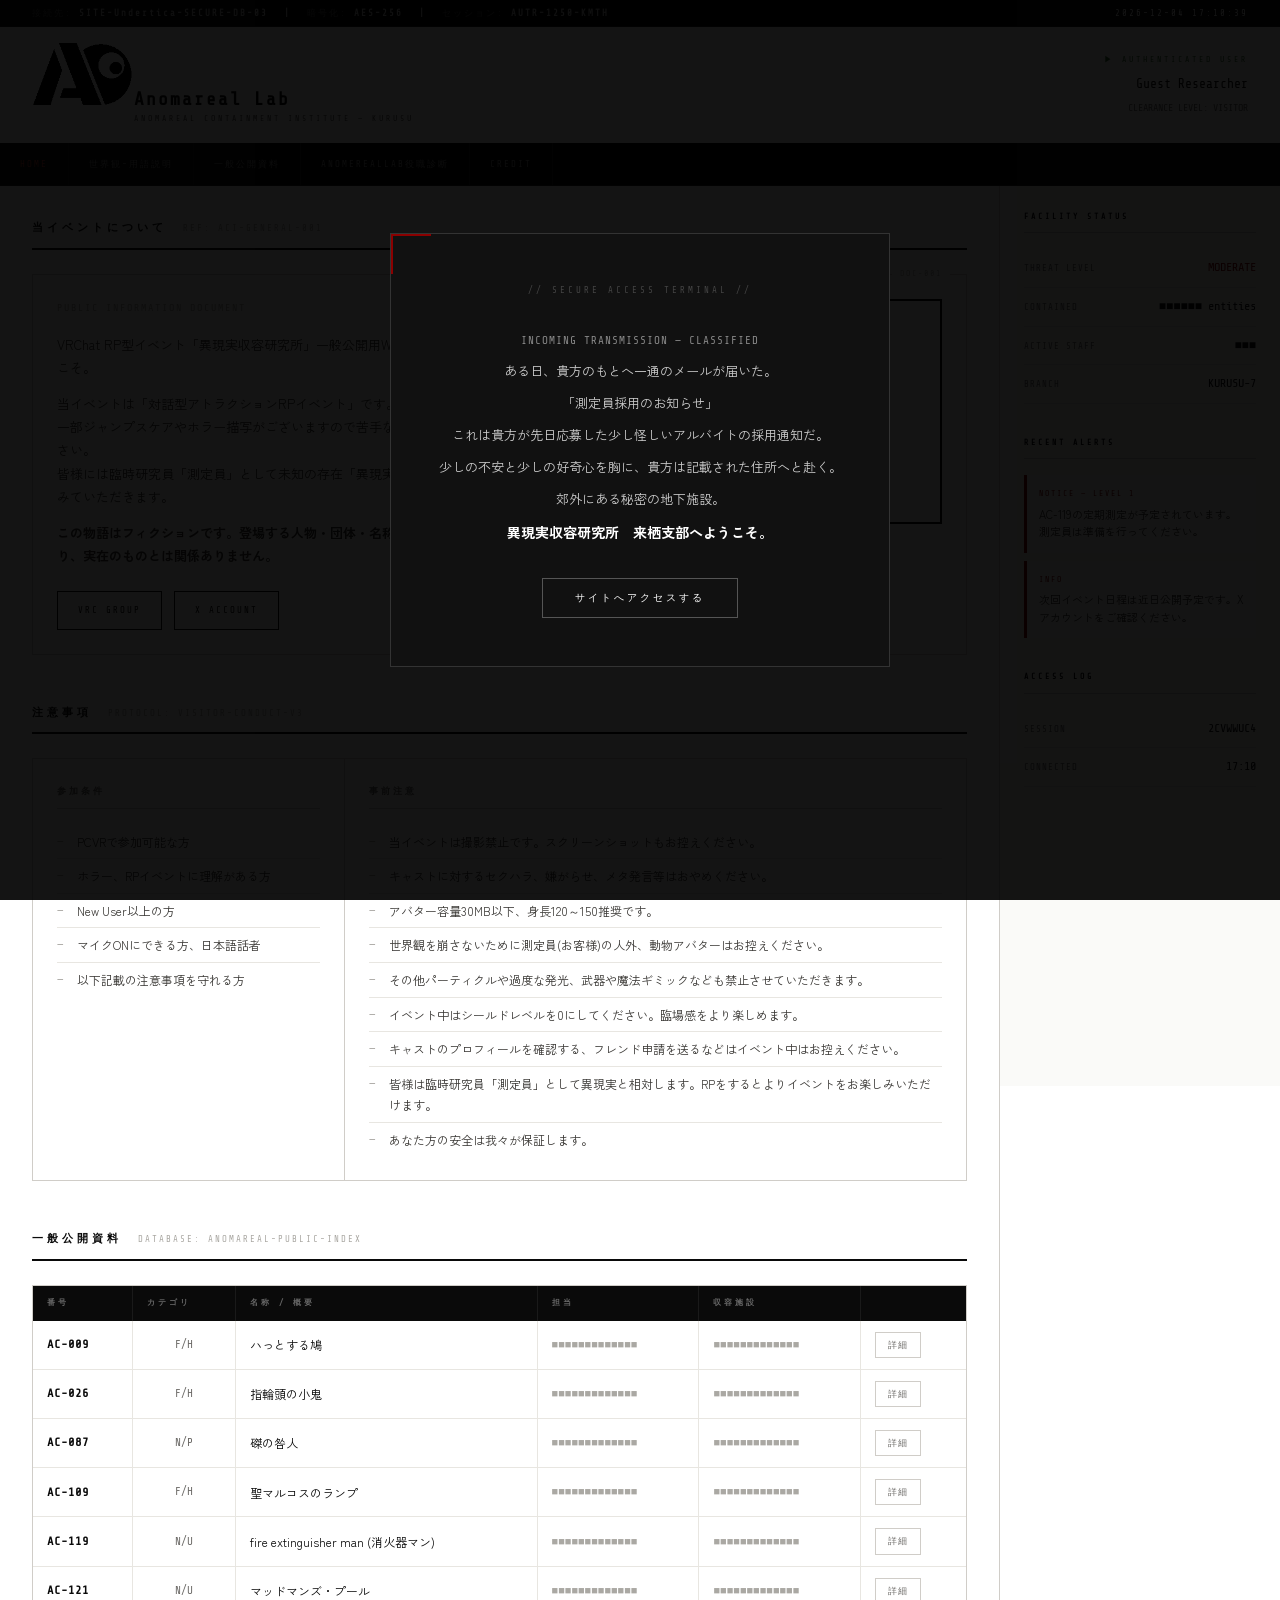
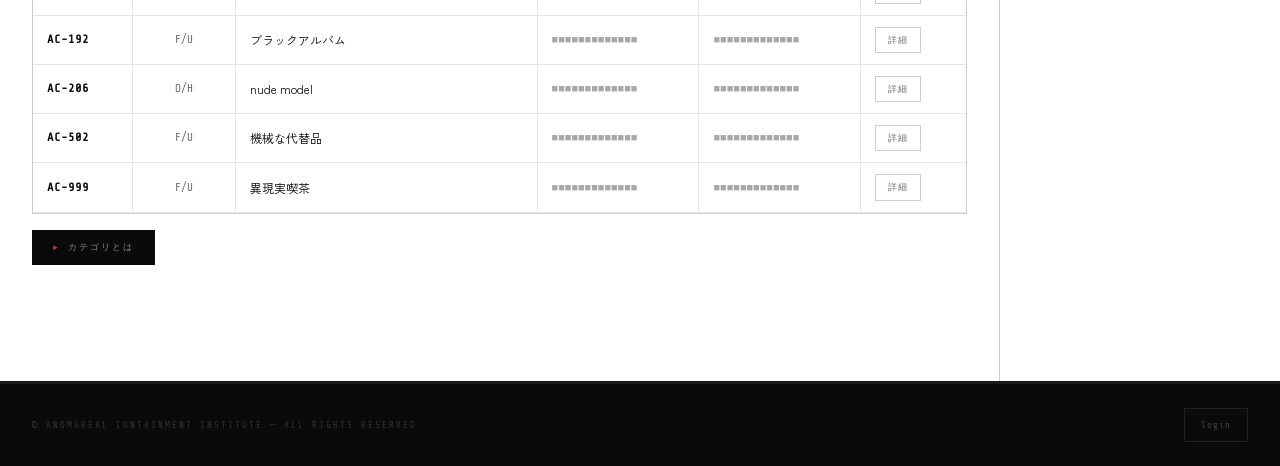
<file: index.html>
<!DOCTYPE html>
<html lang="ja">
<head>
    <meta charset="UTF-8">
    <meta name="viewport" content="width=device-width, initial-scale=1.0">
    <title>異現実収容研究所</title>
    <link rel="stylesheet" href="css/top.css">
    <link rel="stylesheet" href="css/style.css">
    <link rel="preconnect" href="https://fonts.googleapis.com">
    <link rel="preconnect" href="https://fonts.gstatic.com" crossorigin>
    <link href="https://fonts.googleapis.com/css2?family=Share+Tech+Mono&family=Zen+Kaku+Gothic+New:wght@300;400;700&family=Courier+Prime:wght@400;700&display=swap" rel="stylesheet">
    <link rel="icon" type="image/x-icon" href="img/icon.png" />
    <link rel="apple-touch-icon" type="image/png" href="img/icon.png" />

    <meta name="twitter:card" content="summary" />
    <meta name="twitter:site" content="@anomareal_lab">
    <meta name="twitter:title" content="異現実収容研究所" />
    <meta name="twitter:description" content="VRChat RP型イベント「異現実収容研究所」一般公開用WEBサイト" />
    <meta name="twitter:image" content="https://hayashi-t-2000.github.io/anomarial/img/image.png" />
    <style>
        /* ===== ACTION BUTTONS ===== */
        .anomarealActions {
            display: flex; flex-wrap: wrap; gap: 8px; padding: 16px 0 4px;
        }
        .anomarealActionBtn {
            display: inline-flex; align-items: center; gap: 8px;
            font-family: 'Share Tech Mono', 'Courier Prime', monospace; font-size: 9px; letter-spacing: 2px;
            text-transform: uppercase; padding: 10px 20px;
            background: #0a0a0a; color: #888; border: 1px solid #0a0a0a;
            cursor: pointer; transition: color 0.15s, background 0.15s; white-space: nowrap;
        }
        .anomarealActionBtn:hover { background: #1a1a1a; color: #fff; }

        /* ===== INFO POPUP ===== */
        .info-popup-overlay {
            display: flex; opacity: 0; visibility: hidden; position: fixed; inset: 0;
            background: rgba(0,0,0,0.82); justify-content: center; align-items: center;
            z-index: 9990; transition: opacity 0.3s, visibility 0.3s; padding: 20px;
        }
        .info-popup-overlay.active { opacity: 1; visibility: visible; }
        .info-popup {
            background: #fff; border: 2px solid #0a0a0a;
            width: 100%; max-width: 560px; max-height: 80vh; overflow-y: auto; position: relative;
        }
        .info-popup-header {
            background: #0a0a0a; padding: 12px 16px;
            display: flex; align-items: center; justify-content: space-between;
            position: sticky; top: 0; z-index: 1; gap: 12px;
        }
        .info-popup-header .popup-title { font-family: 'Share Tech Mono', 'Courier Prime', monospace; font-size: 9px; letter-spacing: 3px; color: #888; }
        .info-popup-header .popup-id { font-family: 'Share Tech Mono', 'Courier Prime', monospace; font-size: 8px; letter-spacing: 2px; color: #444; flex: 1; text-align: right; }
        .info-popup-close {
            font-family: 'Share Tech Mono', 'Courier Prime', monospace; font-size: 9px; letter-spacing: 1px;
            background: transparent; border: 1px solid #333; color: #555;
            padding: 4px 12px; cursor: pointer; transition: all 0.15s; flex-shrink: 0;
        }
        .info-popup-close:hover { border-color: #888; color: #aaa; }
        .info-popup-body { padding: 24px 24px 28px; }
        .info-popup-body h3 {
            font-family: 'Share Tech Mono', 'Courier Prime', monospace; font-size: 10px; letter-spacing: 3px; color: #0a0a0a;
            margin-bottom: 16px; padding-bottom: 8px; border-bottom: 1px solid #d0cdc8;
        }
        .info-popup-body p { font-size: 13px; color: #3a3835; line-height: 2; margin-bottom: 12px; }
        .info-popup-body p:last-child { margin-bottom: 0; }
        .popup-label {
            font-family: 'Share Tech Mono', 'Courier Prime', monospace; font-size: 8px; letter-spacing: 3px;
            color: #aaa8a3; display: block; margin: 20px 0 8px;
        }
        .info-popup-body ul { list-style: none; padding: 0; }
        .info-popup-body ul li {
            font-size: 12px; color: #3a3835; padding: 6px 0 6px 16px;
            border-bottom: 1px solid #e8e6e1; position: relative; line-height: 1.8;
        }
        .info-popup-body ul li::before { content: '—'; position: absolute; left: 0; font-family: 'Share Tech Mono', 'Courier Prime', monospace; color: #aaa8a3; font-size: 10px; }
        .info-popup-body ul li:last-child { border-bottom: none; }

        .anomarealActionBtn .btn-icon { font-size: 8px; color: #c0392b; }
    </style>
</head>
<body>

<!-- POPUP -->
<div id="welcomePopup" class="popup-overlay">
    <div class="popup-content">
        <p>INCOMING TRANSMISSION — CLASSIFIED</p>
        <p>ある日、貴方のもとへ一通のメールが届いた。</p>
        <p>「測定員採用のお知らせ」</p>
        <p>これは貴方が先日応募した少し怪しいアルバイトの採用通知だ。</p>
        <p>少しの不安と少しの好奇心を胸に、貴方は記載された住所へと赴く。</p>
        <p>郊外にある秘密の地下施設。</p>
        <p>異現実収容研究所　来栖支部へようこそ。</p>
        <button id="popupClose">サイトへアクセスする</button>
    </div>
</div>

<!-- TOP BAR -->
<div class="topbar">
    <span style="display: inline-block">接続先: <b>SITE-Undertica-SECURE-DB-03</b></span>
    <b>|</b>
    <span style="display: inline-block">暗号化: <b>AES-256</b></span>
    <b>|</b>
    <span style="display: inline-block">セッション: <b>AUTR-1250-KMTH</b></span>
    <span class="topbar-right" id="clock"></span>
</div>

<!-- HEADER -->
<header class="site-header">
    <a href="index.html" class="site-logo">
        <div class="logo-mark"><img src="img/logo.png" alt="Anomareal Lab"></div>
        <div class="logo-text">
            <span class="logo-main">Anomareal Lab</span>
            <span class="logo-sub">ANOMAREAL CONTAINMENT INSTITUTE — KURUSU</span>
        </div>
    </a>
    <div class="header-user">
        <span class="user-label">▶ AUTHENTICATED USER</span>
        <span class="user-name">Guest Researcher</span>
        <span class="user-level">CLEARANCE LEVEL: VISITOR</span>
    </div>
</header>

<!-- PC NAV -->
<nav class="headerNav pc">
    <ul class="site-nav">
        <li><a href="index.html" class="active">Home</a></li>
        <li><a href="glossary.html">世界観-用語説明</a></li>
        <li><a href="index.html#anomarealDB">一般公開資料</a></li>
        <li><a href="rolefit.html">AnomerealLab役職診断</a></li>
        <li><a href="credit.html">Credit</a></li>
    </ul>
</nav>

<!-- SP NAV -->
<nav class="headerNav sp">
    <div class="sp-menu-overlay" id="spMenu">
        <ul class="site-nav">
            <li><a href="index.html">Home</a></li>
            <li><a href="glossary.html">世界観-用語説明</a></li>
            <li><a href="rolefit.html">一般公開資料</a></li>
            <li><a href="rolefit.html">AnomerealLab役職診断</a></li>
            <li><a href="credit.html">Credit</a></li>
        </ul>
    </div>
</nav>
<button class="hamburger-btn" id="hamburger" aria-label="メニュー">
    <span class="bar"></span>
    <span class="bar"></span>
    <span class="bar"></span>
</button>

<!-- MAIN LAYOUT -->
<div class="wrap">
    <main>

        <!-- ABOUT -->
        <section style="margin-bottom: 48px;">
            <div class="section-header">
                <h2>当イベントについて</h2>
                <span class="section-id">REF: ACI-GENERAL-001</span>
            </div>
            <div class="explanationWrap">
                <div class="text-col">
                    <p>PUBLIC INFORMATION DOCUMENT</p>
                    <p>VRChat RP型イベント「異現実収容研究所」一般公開用WEBサイトへようこそ。</p>
                    <p>当イベントは「対話型アトラクションRPイベント」です。<br>
                    一部ジャンプスケアやホラー描写がございますので苦手な方はお控えください。<br>
                    皆様には臨時研究員「測定員」として未知の存在「異現実」との対話を試みていただきます。</p>
                    <p style="font-weight: bold;">この物語はフィクションです。登場する人物・団体・名称等は架空であり、実在のものとは関係ありません。</p>
                    <div class="explanationButtonWrap">
                        <a href="https://vrchat.com/home/group/grp_bea6d950-9024-4336-a939-9d74d0cdbd9a" target="_blank" rel="noopener">VRC Group</a>
                        <a href="https://x.com/anomareal_lab" target="_blank" rel="noopener">X Account</a>
                    </div>
                </div>
                <div class="movie">
                    <iframe width="400" height="225"
                        src="https://www.youtube.com/embed/8SMOLezI03M"
                        title="異現実収容研究所　測定員向け説明動画"
                        frameborder="0"
                        allow="accelerometer; autoplay; clipboard-write; encrypted-media; gyroscope; picture-in-picture"
                        allowfullscreen></iframe>
                    <p>イベント紹介動画はこちら</p>
                </div>
            </div>
        </section>

        <!-- PRECAUTIONS -->
        <section class="precautions" style="margin-bottom: 48px;">
            <div class="section-header">
                <h2>注意事項</h2>
                <span class="section-id">PROTOCOL: VISITOR-CONDUCT-V3</span>
            </div>
            <div class="precautionsGrid">
                <div class="precautionsWrap">
                    <h3>参加条件</h3>
                    <ul>
                        <li>PCVRで参加可能な方</li>
                        <li>ホラー、RPイベントに理解がある方</li>
                        <li>New User以上の方</li>
                        <li>マイクONにできる方、日本語話者</li>
                        <li>以下記載の注意事項を守れる方</li>
                    </ul>
                </div>
                <div class="precautionsWrap">
                    <h3>事前注意</h3>
                    <ul>
                        <li>当イベントは撮影禁止です。スクリーンショットもお控えください。</li>
                        <li>キャストに対するセクハラ、嫌がらせ、メタ発言等はおやめください。</li>
                        <li>アバター容量30MB以下、身長120～150推奨です。</li>
                        <li>世界観を崩さないために測定員(お客様)の人外、動物アバターはお控えください。</li>
                        <li>その他パーティクルや過度な発光、武器や魔法ギミックなども禁止させていただきます。</li>
                        <li>イベント中はシールドレベルを0にしてください。臨場感をより楽しめます。</li>
                        <li>キャストのプロフィールを確認する、フレンド申請を送るなどはイベント中はお控えください。</li>
                        <li>皆様は臨時研究員「測定員」として異現実と相対します。RPをするとよりイベントをお楽しみいただけます。</li>
                        <li>あなた方の安全は我々が保証します。</li>
                    </ul>
                </div>
            </div>
        </section>

        <!-- DATABASE -->
        <section class="anomarealDB" id="anomarealDB">
            <div class="section-header">
                <h2>一般公開資料</h2>
                <span class="section-id">DATABASE: ANOMAREAL-PUBLIC-INDEX</span>
            </div>
            <div class="anomarealTableWrapper">
                <table class="anomarealTable">
                    <thead>
                        <tr>
                            <th>番号</th>
                            <th>カテゴリ</th>
                            <th>名称 / 概要</th>
                            <th>担当</th>
                            <th>収容施設</th>
                            <th></th>
                        </tr>
                    </thead>
                    <tbody>
                        <tr>
                            <td class="anomarealNum">AC-009</td>
                            <td class="anomarealClass">F/H</td>
                            <td class="anomarealTitle">ハっとする鳩</td>
                            <td class="anomarealCharge">■■■■■■■■■■■■■</td>
                            <td class="anomarealCharge">■■■■■■■■■■■■■</td>
                            <td><a href="public-information/AC-009.html" class="anomarealButton">詳細</a></td>
                        </tr>
                        <tr>
                            <td class="anomarealNum">AC-026</td>
                            <td class="anomarealClass">F/H</td>
                            <td class="anomarealTitle">指輪頭の小鬼</td>
                            <td class="anomarealCharge">■■■■■■■■■■■■■</td>
                            <td class="anomarealCharge">■■■■■■■■■■■■■</td>
                            <td><a href="public-information/AC-026.html" class="anomarealButton">詳細</a></td>
                        </tr>
                        <tr>
                            <td class="anomarealNum">AC-087</td>
                            <td class="anomarealClass">N/P</td>
                            <td class="anomarealTitle">磔の咎人</td>
                            <td class="anomarealCharge">■■■■■■■■■■■■■</td>
                            <td class="anomarealCharge">■■■■■■■■■■■■■</td>
                            <td><a href="public-information/AC-087.html" class="anomarealButton">詳細</a></td>
                        </tr>
                        <tr>
                            <td class="anomarealNum">AC-109</td>
                            <td class="anomarealClass">F/H</td>
                            <td class="anomarealTitle">聖マルコスのランプ</td>
                            <td class="anomarealCharge">■■■■■■■■■■■■■</td>
                            <td class="anomarealCharge">■■■■■■■■■■■■■</td>
                            <td><a href="public-information/AC-109.html" class="anomarealButton">詳細</a></td>
                        </tr>
                        <tr>
                            <td class="anomarealNum">AC-119</td>
                            <td class="anomarealClass">N/U</td>
                            <td class="anomarealTitle">fire extinguisher man (消火器マン)</td>
                            <td class="anomarealCharge">■■■■■■■■■■■■■</td>
                            <td class="anomarealCharge">■■■■■■■■■■■■■</td>
                            <td><a href="public-information/AC-119.html" class="anomarealButton">詳細</a></td>
                        </tr>
                        <tr>
                            <td class="anomarealNum">AC-121</td>
                            <td class="anomarealClass">N/U</td>
                            <td class="anomarealTitle">マッドマンズ・プール</td>
                            <td class="anomarealCharge">■■■■■■■■■■■■■</td>
                            <td class="anomarealCharge">■■■■■■■■■■■■■</td>
                            <td><a href="public-information/AC-121.html" class="anomarealButton">詳細</a></td>
                        </tr>
                        <tr>
                            <td class="anomarealNum">AC-192</td>
                            <td class="anomarealClass">F/U</td>
                            <td class="anomarealTitle">ブラックアルバム</td>
                            <td class="anomarealCharge">■■■■■■■■■■■■■</td>
                            <td class="anomarealCharge">■■■■■■■■■■■■■</td>
                            <td><a href="public-information/AC-192.html" class="anomarealButton">詳細</a></td>
                        </tr>
                        <tr>
                            <td class="anomarealNum">AC-206</td>
                            <td class="anomarealClass">O/H</td>
                            <td class="anomarealTitle">nude model</td>
                            <td class="anomarealCharge">■■■■■■■■■■■■■</td>
                            <td class="anomarealCharge">■■■■■■■■■■■■■</td>
                            <td><a href="public-information/AC-206.html" class="anomarealButton">詳細</a></td>
                        </tr>
                        <tr>
                            <td class="anomarealNum">AC-502</td>
                            <td class="anomarealClass">F/U</td>
                            <td class="anomarealTitle">機械な代替品</td>
                            <td class="anomarealCharge">■■■■■■■■■■■■■</td>
                            <td class="anomarealCharge">■■■■■■■■■■■■■</td>
                            <td><a href="public-information/AC-502.html" class="anomarealButton">詳細</a></td>
                        </tr>
                        <tr>
                            <td class="anomarealNum">AC-999</td>
                            <td class="anomarealClass">F/U</td>
                            <td class="anomarealTitle">異現実喫茶</td>
                            <td class="anomarealCharge">■■■■■■■■■■■■■</td>
                            <td class="anomarealCharge">■■■■■■■■■■■■■</td>
                            <td><a href="public-information/AC-999.html" class="anomarealButton">詳細</a></td>
                        </tr>
                    </tbody>
                </table>
            </div>
            <div class="anomarealActions">
                <button class="anomarealActionBtn" id="infoBtn">
                    <span class="btn-icon">&#9658;</span>カテゴリとは
                </button>
            </div>

            <div class="info-popup-overlay" id="infoPopup">
                <div class="info-popup">
                    <div class="info-popup-header">
                        <span class="popup-title">TERMS &amp; DISCLAIMER</span>
                        <span class="popup-id">ACI-LEGAL-001</span>
                        <button class="info-popup-close" data-target="infoPopup">&#10005;</button>
                    </div>
                    <div class="info-popup-body">
                        <h3>カテゴリ</h3>
                        <span class="popup-label">TERMS OF USE</span>
                        <ul>
                            <li>適切な収容管理のためにカテゴリを選別する必要がある。友好/危険の頭文字表記で記録する。O/P(敵対かつ危険)は抹消対象とする。</li>
                            <li>
                                友好カテゴリ<br>
                                Opponents・・・敵対、攻撃的<br>
                                Neutral・・・中立<br>
                                Friendly・・・友好、献身的<br>
                            </li>
                            <li>
                                危険カテゴリ<br>
                                Perilous・・・危険かつ制御不能、強大な力<br>
                                Useful・・・危険かつ制御可能、有用可能<br>
                                Harmless・・・無害、有用性なし<br>
                            </li>
                        </ul>
                    </div>
                </div>
            </div>
        </section>

    </main>

    <!-- ASIDE -->
    <aside>
        <div class="aside-block">
            <h3>Facility Status</h3>
            <div class="aside-stat">
                <span class="label">THREAT LEVEL</span>
                <span class="value red">MODERATE</span>
            </div>
            <div class="aside-stat">
                <span class="label">CONTAINED</span>
                <span class="value">■■■■■■ entities</span>
            </div>
            <div class="aside-stat">
                <span class="label">ACTIVE STAFF</span>
                <span class="value">■■■</span>
            </div>
            <div class="aside-stat">
                <span class="label">BRANCH</span>
                <span class="value">KURUSU-7</span>
            </div>
        </div>
        <div class="aside-block">
            <h3>Recent Alerts</h3>
            <div class="aside-alert">
                <div class="alert-level">NOTICE — LEVEL 1</div>
                <p>AC-119の定期測定が予定されています。測定員は準備を行ってください。</p>
            </div>
            <div class="aside-alert">
                <div class="alert-level">INFO</div>
                <p>次回イベント日程は近日公開予定です。Xアカウントをご確認ください。</p>
            </div>
        </div>
        <div class="aside-block">
            <h3>Access Log</h3>
            <div class="aside-stat">
                <span class="label">SESSION</span>
                <span class="value" id="sessionId">—</span>
            </div>
            <div class="aside-stat">
                <span class="label">CONNECTED</span>
                <span class="value" id="connTime">—</span>
            </div>
        </div>
    </aside>
</div>

<!-- FOOTER -->
<footer class="site-footer">
    <span class="footer-copy">© ANOMAREAL CONTAINMENT INSTITUTE — ALL RIGHTS RESERVED</span>
    <ul>
        <li><a href="login.html">login</a></li>
    </ul>
</footer>

<script>
    // Popup — sessionStorage で離脱するまで再表示しない
    const popup = document.getElementById('welcomePopup');
    if (!sessionStorage.getItem('popupSeen')) {
        popup.classList.add('active');
    }
    document.getElementById('popupClose').addEventListener('click', () => {
        popup.classList.remove('active');
        sessionStorage.setItem('popupSeen', '1');
    });
    // 閉じるボタンを押さずに別ページへ移動した場合もフラグを保存
    window.addEventListener('pagehide', () => {
        sessionStorage.setItem('popupSeen', '1');
    });
 
    // Clock
    function updateClock() {
        const now = new Date();
        const pad = n => String(n).padStart(2, '0');
        document.getElementById('clock').textContent =
            `${now.getFullYear()}-${pad(now.getMonth()+1)}-${pad(now.getDate())} ${pad(now.getHours())}:${pad(now.getMinutes())}:${pad(now.getSeconds())}`;
    }
    setInterval(updateClock, 1000);
    updateClock();
 
    // Session info
    const sid = Math.random().toString(36).slice(2, 10).toUpperCase();
    document.getElementById('sessionId').textContent = sid;
    const now = new Date();
    document.getElementById('connTime').textContent =
        `${String(now.getHours()).padStart(2,'0')}:${String(now.getMinutes()).padStart(2,'0')}`;
 
    // Hamburger
    const btn = document.getElementById('hamburger');
    const menu = document.getElementById('spMenu');
    btn.addEventListener('click', () => {
        const open = btn.classList.toggle('is-open');
        menu.classList.toggle('is-open', open);
        document.body.classList.toggle('nav-open', open);
    });
</script>
<script>
    // ===== INFO POPUPS =====
    function openInfoPopup(id) {
        document.getElementById(id).classList.add('active');
        document.body.classList.add('nav-open');
    }
    function closeInfoPopup(id) {
        document.getElementById(id).classList.remove('active');
        if (!document.querySelector('.info-popup-overlay.active')) {
            document.body.classList.remove('nav-open');
        }
    }
    document.getElementById('infoBtn').addEventListener('click',     () => openInfoPopup('infoPopup'));
    document.querySelectorAll('.info-popup-close').forEach(el => {
        el.addEventListener('click', () => closeInfoPopup(el.dataset.target));
    });
    document.querySelectorAll('.info-popup-overlay').forEach(overlay => {
        overlay.addEventListener('click', e => {
            if (e.target === overlay) closeInfoPopup(overlay.id);
        });
    });
    document.addEventListener('keydown', e => {
        if (e.key === 'Escape') {
            document.querySelectorAll('.info-popup-overlay.active').forEach(el => closeInfoPopup(el.id));
        }
    });
</script>
<script src="https://code.jquery.com/jquery-3.7.1.min.js"></script>
<script>
    $(function () {
        $('a[href^="#"]').click(function () {
            var speed = 400;
            var href = $(this).attr("href");
            var target = $(href == "#" || href == "" ? 'html' : href);
            var position = target.offset().top;
            $('body,html').animate({
                scrollTop: position - 100
            }, speed, 'swing');
            return false;
        });
    });
</script>
</body>
</html>

<!--
                                                            不正アクセスを検知しました。

` ..-.._..~~~~~:_:::<(;1+?v11??zZzzIllOtttttOtOvOOttzlzO1+?+zzzw++zzzxA&+zz&ukdZj&zjjsX1+j<+Jz>c<>+<;>><;+<::;;;+<;;<;<;;<<;;>;+?1l=ll==lllll==llltwXW
.. _...-....~._:~::::><<;+1?zzlvzOttlttlllllllllzzO1OOzzzOwZkXQHHHWBUUHVC71+dzD$z<1YW9HWWHQWkkukzdzz?<<z+<><<+<+>>??;>;><;>>;;;>??=ll====l=ll===lltvXW
_` _` _...~~~~~~~:_<:;;++z+?l==lllOz=ll======llzttOwwwwwXWHBHVzfw<;o<<Nz_~~:v(<1(_Jj@+dd3+y11DWHHWmmwwdZzz11+z>??>+?>>>>?>>>??>>??=zIlzl==ll=l===ltrwX
`  . ___.- ..__~~~(<;;;<+??1z=lzlzzzl===lllllztOOOrwwXkW9Cz1zZzZJn<j<<Zb>_~(GH_J$Jj80j#$jK;<djhZ>1OVWHNkgkuG61=1?1z???=??>??>>>?1l=?==ll=========lttwX
`..`   `...._._~~_:<;>><???=1zzlllllll=1==zllOOwXvvQX9O111<jjdzSJXh?2<JXWx&GWMdWNdhdXMWW6<&uNN5z++1uW0dWWHNHwwzz1z?z====????????1??==OOO=====??===ltrw
`  `_`. .....~~~_:((;>>+1?=zztttlllll=z=lzztwXwz0XWSOI+z1lIJZVKdxdHMNdWMkWWXMWkMNkNMM@NkmWNMHyuugVHXgHVzqBVHHHkkA0zzv??=====?==????=llz=====???===lttw
````````....._~~~:~(;;<?+=lttttllllllllztOwuUAOwWSIzOX+Oz+OxqdgNNkMHHMNHNNMMMHMMMMNNNHHHMMMHMHHMHHHkkHkBOuZwXHWWHWSXzz=z==l===???=?===ll??==?????=lltv
`` . `.``  .~~~~~~~:;>>+zltttOtltlllllzOwwXUOwd9Izzz1XHsyuAWMHNMHHMMNMMMMMHMMM#MHMMMNNNMNHHHMMMMMMMMHAQdHW9wQdBWMWKkOOzz1=z===?========l===?>>>??==ltr
```````._..-_._~~:(;++=ltttltltOIllzlOwww0wOwX0zwx=zOzWmdMHHHU0OwHMMMM@B9Wf<C(Z4RTMM@MMM#HHUUHHHMHMMMMMNHHMHNK9wdHWXd0ZzZ==?=========llz????>>>????=lr
```` ```....~~~~:::<>>=tllzOzllltttOrOrwXOzwSvzvlvWAwWWWHH9C<<<dW@MMHHf<!X>~__.(L_?HHHHHHMMRzzZUHHHMMM#MM#NHQgHHmkUUXdUO=zz============?????>>>>???==t
``````.`. .~_~~::<;>?1zllllvllzlztzOOwXt1Od0zzlzwXkXHMMUC<<<~~+dHHMHHXIJXHugNm&Jb.JHXmHHHHMMZ>+zOXUHM@MM#HMMNNHkQk8WUdSwwOzl======??=???>>>>;;>>?>?==l
``````   . ~~~~(:;;+1=zlzzztvz=ztOzOwZOl1ZI1zOXXWWHMHUZv<~~._(zWHHWgHWGdWMMMMMMMNXXWW@HmNWMMS<;>=zwXWHM@HMMMMNkkQgHWAwzVOZll=======??>>>?>;>;;>>>???=l
``` ```....~~~~::;>??1=z1z=1zz1+1l1zOz??1z1zzwWWHHW0CI<<<~.__(zWWWWWWXyUWMMMNMMMMXXXkHWyWWgH0<;;>>zwUWWHMHHMMMMMHHKWAyZOz==ll=l=???>>>>;>;;;;;;>>>>?==
``````.....~~~::<;<>???1?1z?1?<<<>=<<<<<?+zwWHHHW0I1><:~~..~__+dHHkWHWWWWHHMMMHMHHkWHWySXWHHI<;>>>+zruXWWXXWWHHHkWWkwwZll====l==??>>>;;;;;:;;;;;>>>???
`````..`..~.~:::;;>>>+???<?1<<;<;?<<:~((jdWWWWUC?I<<:::~~~..._(1WHkkwXWWHHHHMHHqHHHWWWWWWHHU<<<>>+1zOwXU0XXXXyXUUWkZuzwrlzz===??>;;;;;:::::;;;;;;>>>??
````` . .~~~~~:::;>><<<>+>?<<(_<(<~~_(+zXVTz(1O<_<<(((:_.~~...__1WHHVkWUUWWHMMHWWkWWXXHH@HSv;<<<<<>?z1?11zwVWHUXZVUXwtOOOz====<>;;::::::::::;;:;;;>>??
``````...~~~~~:;;;<;<>+<><<<<_~~~____+dV0I~--~?`_<+<::~~~...~.._~+XHmHWkXWWHHHHfkyWwHHHHH6<:<:::<<<;;;++zOZVXuXUXOO==1z=Ozzl?>>;;::::~::~~:::;;;;;>>>?
``........~~~:::;:;;;;>>;;;:_~__~.__(+wUOz+-(((.(<1+<:_:____...~~_~1XWHHWHHHMHHkWWHHgH96<<~~:~<::::+<1+1OwwWyuXZtO=z????>?<<?>;:::~~~~~~~:~:::::;;;>>?
`.``.....~~~:::::;;;;<<><<<<~_.-___(~(~<<<<<;?+<<<?1zzi+(_______._~_(?zUWHHWHHHHHHH9T1<_~~~__~:((1zwAyZS1twwzUZzz1>?><<<<;;;>;;;:::~~~~~::::~::::;;>>>
..  ....~~~~~:::;;:;::;;;;:::~___:~__~__.-~~~_._<<<<<<<<<<<<<<-<<~:(__:~<<<(:<::<<<<<::_(<(-<+(u+1vzIzzwWzOOtvz>1<;;<::::::::;;:::~~~~~~~~:~::::::;;>>
........~~~~~::;::::::(;;;<;:~~__<<_~..--._.-~_(__(<__:>(__~j1<>__><(<_-/<_<<_-((+(-_??7GJ7+1+zzZsz<1z1lvOOlz?<<;<;;;::~~~~:~::::~~:~~~~~~~:~~::::;;>>
........~~~::::::;::::::<::::~~___(__.~______~(_~_;<<+<<<><+z?1+(+zIZ1J<jzcO+<>++Ozw2<(+z1UCI4><<<z+?1=?=z1+<<<;:<:::::~~~~~~~~~~~:~~~~~~~~~~:~:::;;>>
.`.`..~~.~~::::~:;::::::(::::_~~_~:___~~_~_~~<~(<:;<><<<<<=z?1<><>OZ1I++1=S0$<<+OzI14<<<<<(1?1<<<;<11v<=<+<<<::::::<::~~~~~~~~~~~~~~~~~~~~~~~~::::;;>>
..`....~~~:::~::::::~:_~:::<~::~~~~_~_:_~__~_(<(<<<<<?1z+1<<<<1z<1z1z;<<<<jO<;<<<+(+j1(>;<;>+?<<<>><<<<;;:::::::::~::~::~~~~~~~~~~~~~~~~~~~~~~~::::;>>
.`....~~~:::::~(_:::::~~~~:~~~_~~~~~~~~~__~___~~~(<+<<+(<+<>??=?+<+<<>>+>+<v;:;;(<+1+<<:;;;;;<<;<;;;<(:::~~:~:~~::~::~~~~~~~~.~~~~~~~~~~~~~~~~~::::;;>
......~~:~:~:::::::~:~::~_:_:~:~~~_~_~_~_.~_~_~~~~~~_<<<+<+<<;;<<<>?<<;(:<<<<<<<<;>+<<<:+;;;;(<:::<~~::~~:~~~::~~~~~~_~~~~~~~~.~..~~~~~~~~~~~:~~:::;;;
......~~:~:::::::::~~:~~~:~~:~_~~~~~_~~~~_______~~_~<<~__:~<<<<((<~:<;<<::<:::::~::(~~(_:~~:~::~~_<~~~~_~::~~~~~~~_~~~~~~~..~.~~~~~~~~~~~~~~~~:~:::;;>
....~~~~::::::::~~:::~::~~~~~~~~~~~~~~__~__~__~~~~~~~~~______~~~~~<:~~~~~~::~~~~_~:_~:::~<~<::~_:::~~~~:~~~~~~_~~~~~~~.~...~.~..~~~~~~~~~~~~~~:::::;;>
...._~~::::::~:::::~::~~~~:__~~~~~~.~~.~~____..__~__~___~~~:~<__~~~~~_~~_~~~_~~~~~:<~~~~~~__~~____~_~___~~~~~~_~~_.~~...~~..~.~...~~~~~~~~~~~::~::;;;;


-->
</file>
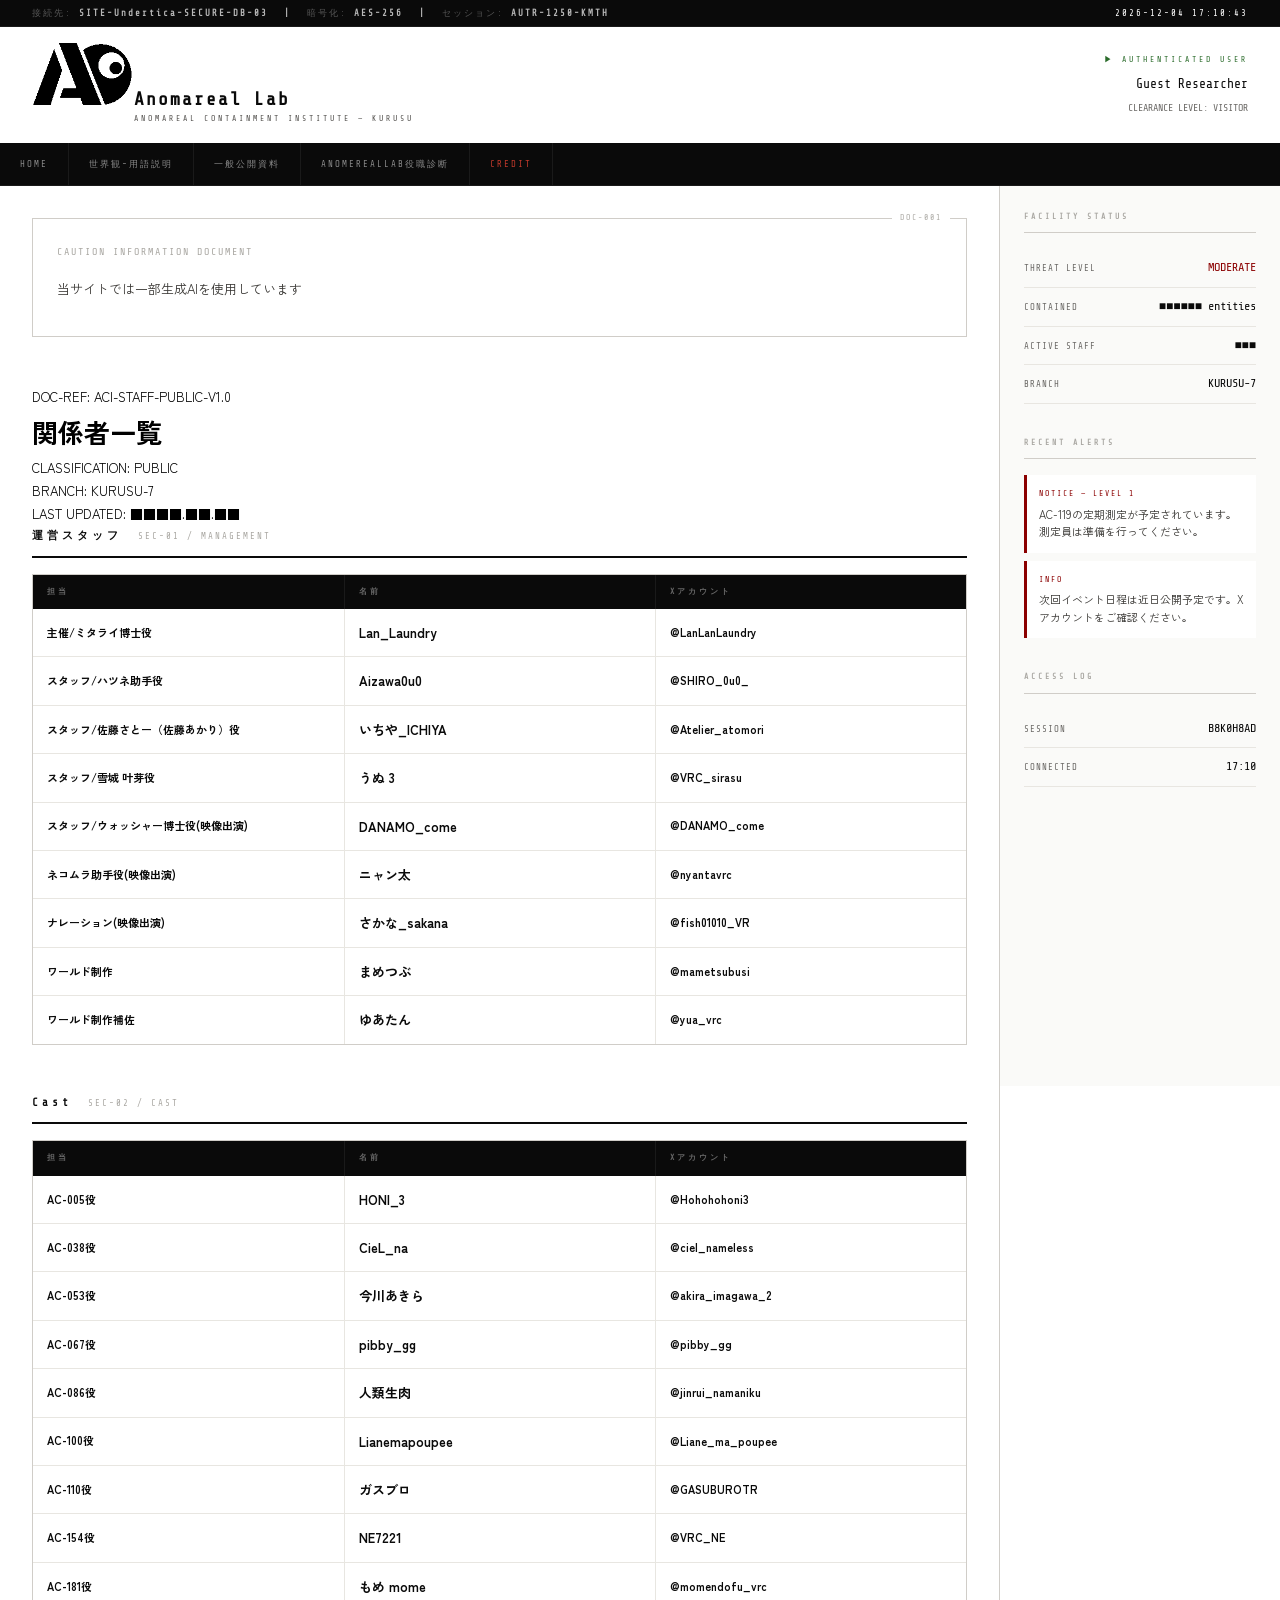
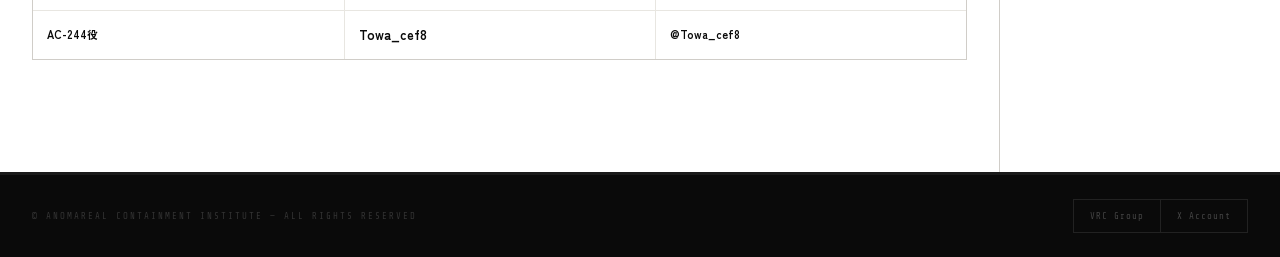
<file: credit.html>
<!DOCTYPE html>
<html lang="ja">
<head>
    <meta charset="UTF-8">
    <meta name="viewport" content="width=device-width, initial-scale=1.0">
    <title>Credit — 異現実収容研究所</title>
    <link rel="stylesheet" href="css/style.css">
    <link rel="preconnect" href="https://fonts.googleapis.com">
    <link rel="preconnect" href="https://fonts.gstatic.com" crossorigin>
    <link href="https://fonts.googleapis.com/css2?family=Share+Tech+Mono&family=Zen+Kaku+Gothic+New:wght@300;400;700&family=Courier+Prime:wght@400;700&display=swap" rel="stylesheet">
    <link rel="icon" type="image/x-icon" href="img/icon.png" />
    <link rel="apple-touch-icon" type="image/png" href="img/icon.png" />
    <style>
        :root {
            --black: #0a0a0a; --white: #fff;
            --gray-100: #e8e6e1; --gray-200: #d0cdc8; --gray-300: #aaa8a3;
            --gray-500: #6b6966; --gray-700: #3a3835;
            --red: #8b0000; --red-light: #c0392b;
            --mono: 'Share Tech Mono', 'Courier Prime', monospace;
            --sans: 'Zen Kaku Gothic New', sans-serif;
        }

        /* SECTION HEADER */
        .section-header {
            display: flex; align-items: baseline; gap: 16px;
            margin-bottom: 16px; padding-bottom: 10px; border-bottom: 2px solid var(--black);
            flex-wrap: wrap;
        }
        .section-header h2 {
            font-family: var(--mono); font-size: 11px; letter-spacing: 4px; color: var(--black);
        }
        .section-header .section-id {
            font-family: var(--mono); font-size: 9px; color: var(--gray-300); letter-spacing: 2px;
        }
        .section-header .staff-count {
            margin-left: auto; font-family: var(--mono); font-size: 9px;
            letter-spacing: 2px; color: var(--gray-300);
        }

        /* ===== EXPLANATION ===== */
        .explanationWrap {
            display: flex;
            gap: 48px;
            align-items: flex-start;
            margin-bottom: 48px;
            padding: 24px;
            background: #fff;
            border: 1px solid #d0cdc8;
            position: relative;
        }
        .explanationWrap::before {
            content: 'DOC-001';
            position: absolute;
            top: -1px; right: 16px;
            font-family: 'Share Tech Mono', 'Courier Prime', monospace;
            font-size: 8px;
            letter-spacing: 2px;
            color: #aaa8a3;
            background: #fff;
            padding: 0 8px;
            transform: translateY(-50%);
        }
        .explanationWrap .text-col { 
            flex: 1; min-width: 0; 
        }
        .explanationWrap p {
            color: #3a3835;
            margin-bottom: 12px;
            font-size: 13px;
        }
        .explanationWrap p:first-child {
            font-family: 'Share Tech Mono', 'Courier Prime', monospace;
            font-size: 10px;
            letter-spacing: 2px;
            color: #aaa8a3;
            margin-bottom: 16px;
        }

        /* STAFF SECTION */
        .staff-section { margin-bottom: 48px; }

        /* STAFF TABLE */
        .staff-table-wrap {
            width: 100%; overflow-x: auto; display: block;
            border: 1px solid var(--gray-200); -webkit-overflow-scrolling: touch;
        }
        .staff-table {
            width: 100%; min-width: 520px; border-collapse: collapse;
            font-size: 12px; background: #fff;
        }
        .staff-table thead tr { background: var(--black); }
        .staff-table th {
            font-family: var(--mono); font-size: 8px; letter-spacing: 3px;
            text-transform: uppercase; color: #666; text-align: left;
            padding: 10px 14px; white-space: nowrap; border-right: 1px solid #1a1a1a;
        }
        .staff-table th:last-child { border-right: none; }
        .staff-table tbody tr {
            border-bottom: 1px solid var(--gray-100); transition: background 0.1s;
        }
        .staff-table tbody tr:last-child { border-bottom: none; }
        .staff-table tbody tr:hover { background: var(--gray-100); }
        .staff-table td {
            font-weight: 700;
            padding: 12px 14px; vertical-align: middle;
            border-right: 1px solid var(--gray-100);
            width: 33.3%;
        }
        .staff-table td:last-child { border-right: none; }

        /* Cell types */
        .td-name {
            font-size: 13px; color: var(--black); white-space: nowrap;
        }
        .td-dept {
            font-size: 11px; color: var(--black);
        }
        .td-note {
            font-size: 11px; color: var(--black); line-height: 1.6;
        }
        @media (max-width: 768px) {
            .explanationWrap {
                flex-direction: column;
                gap: 24px;
                padding: 20px 16px;
            }
        }
    </style>
</head>
<body>

<!-- TOP BAR -->
<div class="topbar">
    <span style="display: inline-block">接続先: <b>SITE-Undertica-SECURE-DB-03</b></span>
    <b>|</b>
    <span style="display: inline-block">暗号化: <b>AES-256</b></span>
    <b>|</b>
    <span style="display: inline-block">セッション: <b>AUTR-1250-KMTH</b></span>
    <span class="topbar-right" id="clock"></span>
</div>

<!-- HEADER -->
<header class="site-header">
    <a href="index.html" class="site-logo">
        <div class="logo-mark"><img src="img/logo.png" alt="Anomareal Lab"></div>
        <div class="logo-text">
            <span class="logo-main">Anomareal Lab</span>
            <span class="logo-sub">ANOMAREAL CONTAINMENT INSTITUTE — KURUSU</span>
        </div>
    </a>
    <div class="header-user">
        <span class="user-label">▶ AUTHENTICATED USER</span>
        <span class="user-name">Guest Researcher</span>
        <span class="user-level">CLEARANCE LEVEL: VISITOR</span>
    </div>
</header>

<!-- PC NAV -->
<nav class="headerNav pc">
    <ul class="site-nav">
        <li><a href="index.html">Home</a></li>
        <li><a href="glossary.html">世界観-用語説明</a></li>
        <li><a href="index.html#anomarealDB">一般公開資料</a></li>
        <li><a href="rolefit.html">AnomerealLab役職診断</a></li>
        <li><a href="credit.html" class="active">Credit</a></li>
    </ul>
</nav>

<!-- SP NAV -->
<nav class="headerNav sp">
    <div class="sp-menu-overlay" id="spMenu">
        <ul class="site-nav">
            <li><a href="index.html">Home</a></li>
            <li><a href="glossary.html">世界観-用語説明</a></li>
            <li><a href="index.html#anomarealDB">一般公開資料</a></li>
            <li><a href="rolefit.html">AnomerealLab役職診断</a></li>
            <li><a href="credit.html">Credit</a></li>
        </ul>
    </div>
</nav>
<button class="hamburger-btn" id="hamburger" aria-label="メニュー">
    <span class="bar"></span>
    <span class="bar"></span>
    <span class="bar"></span>
</button>

<div class="wrap">
    <main>
        <section style="margin-bottom: 48px;">
            <div class="explanationWrap">
                <div class="text-col">
                    <p>CAUTION INFORMATION DOCUMENT</p>
                    <p>当サイトでは一部生成AIを使用しています</p>
                </div>
            </div>
        </section>

        <div class="page-title-block">
            <div class="left">
                <div class="doc-id">DOC-REF: ACI-STAFF-PUBLIC-V1.0</div>
                <h1>関係者一覧</h1>
            </div>
            <div class="right">
                CLASSIFICATION: PUBLIC<br>
                BRANCH: KURUSU-7<br>
                LAST UPDATED: ■■■■.■■.■■
            </div>
        </div>

        <!-- 運営スタッフ -->
        <section class="staff-section" id="sec-management">
            <div class="section-header">
                <h2>運営スタッフ</h2>
                <span class="section-id">SEC-01 / MANAGEMENT</span>
                <span class="staff-count" id="count-management"></span>
            </div>
            <div class="staff-table-wrap">
                <table class="staff-table" data-section="management">
                    <thead>
                        <tr>
                            <th>担当</th>
                            <th>名前</th>
                            <th>Xアカウント</th>
                        </tr>
                    </thead>
                    <tbody>
                        <tr>
                            <td class="td-dept">主催/ミタライ博士役</td>
                            <td class="td-name">Lan_Laundry</td>
                            <td class="td-note"><a href="https://x.com/LanLanLaundry" target="_blank" rel="noopener">@LanLanLaundry</a></td>
                        </tr>
                        <tr>
                            <td class="td-dept">スタッフ/ハツネ助手役</td>
                            <td class="td-name">Aizawa0u0</td>
                            <td class="td-note"><a href="https://x.com/SHIRO_0u0_" target="_blank" rel="noopener">@SHIRO_0u0_</a></td>
                        </tr>
                        <tr>
                            <td class="td-dept">スタッフ/佐藤さとー（佐藤あかり）役</td>
                            <td class="td-name">いちや_ICHIYA</td>
                            <td class="td-note"><a href="https://x.com/Atelier_atomori" target="_blank" rel="noopener">@Atelier_atomori</a></td>
                        </tr>
                        <tr>
                            <td class="td-dept">スタッフ/雪城 叶芽役</td>
                            <td class="td-name">うぬ 3</td>
                            <td class="td-note"><a href="https://x.com/VRC_sirasu" target="_blank" rel="noopener">@VRC_sirasu</a></td>
                        </tr>
                        <tr>
                            <td class="td-dept">スタッフ/ウォッシャー博士役(映像出演)</td>
                            <td class="td-name">DANAMO_come</td>
                            <td class="td-note"><a href="https://x.com/DANAMO_come" target="_blank" rel="noopener">@DANAMO_come</a></td>
                        </tr>
                        
                        <tr>
                            <td class="td-dept">ネコムラ助手役(映像出演)</td>
                            <td class="td-name">ニャン太</td>
                            <td class="td-note"><a href="https://x.com/nyantavrc" target="_blank" rel="noopener">@nyantavrc</a></td>
                        </tr>
                        <tr>
                            <td class="td-dept">ナレーション(映像出演)</td>
                            <td class="td-name">さかな_sakana</td>
                            <td class="td-note"><a href="https://x.com/fish01010_VR" target="_blank" rel="noopener">@fish01010_VR</a></td>
                        </tr>
                        <tr>
                            <td class="td-dept">ワールド制作</td>
                            <td class="td-name">まめつぶ</td>
                            <td class="td-note"><a href="https://x.com/mametsubusi" target="_blank" rel="noopener">@mametsubusi</a></td>
                        </tr>
                        <tr>
                            <td class="td-dept">ワールド制作補佐</td>
                            <td class="td-name">ゆあたん</td>
                            <td class="td-note"><a href="https://x.com/yua_vrc" target="_blank" rel="noopener">@yua_vrc</a></td>
                        </tr>
                    </tbody>
                </table>
            </div>
        </section>

        <!-- サポート -->
        <section class="staff-section" id="sec-cast">
            <div class="section-header">
                <h2>Cast</h2>
                <span class="section-id">SEC-02 / CAST</span>
                <span class="staff-count" id="count-cast"></span>
            </div>
            <div class="staff-table-wrap">
                <table class="staff-table" data-section="cast">
                    <thead>
                        <tr>
                            <th>担当</th>
                            <th>名前</th>
                            <th>Xアカウント</th>
                        </tr>
                    </thead>
                    <tbody>
                        <tr>
                            <td class="td-dept">AC-005役</td>
                            <td class="td-name">HONI_3</td>
                            <td class="td-note"><a href="https://x.com/Hohohohoni3" target="_blank" rel="noopener">@Hohohohoni3</a></td>
                        </tr>
                        <tr>
                            <td class="td-dept">AC-038役</td>
                            <td class="td-name">CieL_na</td>
                            <td class="td-note"><a href="https://x.com/ciel_nameless" target="_blank" rel="noopener">@ciel_nameless</a></td>
                        </tr>
                        <tr>
                            <td class="td-dept">AC-053役</td>
                            <td class="td-name">今川あきら</td>
                            <td class="td-note"><a href="https://x.com/akira_imagawa_2" target="_blank" rel="noopener">@akira_imagawa_2</a></td>
                        </tr>
                        <tr>
                            <td class="td-dept">AC-067役</td>
                            <td class="td-name">pibby_gg</td>
                            <td class="td-note"><a href="https://x.com/pibby_gg" target="_blank" rel="noopener">@pibby_gg</a></td>
                        </tr>
                        <tr>
                            <td class="td-dept">AC-086役</td>
                            <td class="td-name">人類生肉</td>
                            <td class="td-note"><a href="https://x.com/jinrui_namaniku" target="_blank" rel="noopener">@jinrui_namaniku</a></td>
                        </tr>
                        <tr>
                            <td class="td-dept">AC-100役</td>
                            <td class="td-name">Lianemapoupee</td>
                            <td class="td-note"><a href="https://x.com/Liane_ma_poupee" target="_blank" rel="noopener">@Liane_ma_poupee</a></td>
                        </tr>
                        <tr>
                            <td class="td-dept">AC-110役</td>
                            <td class="td-name">ガスブロ</td>
                            <td class="td-note"><a href="https://x.com/gasuburotr" target="_blank" rel="noopener">@GASUBUROTR</a></td>
                        </tr>
                        <tr>
                            <td class="td-dept">AC-154役</td>
                            <td class="td-name">NE7221</td>
                            <td class="td-note"><a href="https://x.com/VRC_NE" target="_blank" rel="noopener">@VRC_NE</a></td>
                        </tr>
                        <tr>
                            <td class="td-dept">AC-181役</td>
                            <td class="td-name">もめ mome</td>
                            <td class="td-note"><a href="https://x.com/momendofu_vrc" target="_blank" rel="noopener">@momendofu_vrc</a></td>
                        </tr>
                        <tr>
                            <td class="td-dept">AC-244役</td>
                            <td class="td-name">Towa_cef8</td>
                            <td class="td-note"><a href="https://x.com/Towa_cef8" target="_blank" rel="noopener">@Towa_cef8</a></td>
                        </tr>
                    </tbody>
                </table>
            </div>
        </section>

    </main>

    <!-- ASIDE -->
    <aside>
        <div class="aside-block">
            <h3>Facility Status</h3>
            <div class="aside-stat">
                <span class="label">THREAT LEVEL</span>
                <span class="value red">MODERATE</span>
            </div>
            <div class="aside-stat">
                <span class="label">CONTAINED</span>
                <span class="value">■■■■■■ entities</span>
            </div>
            <div class="aside-stat">
                <span class="label">ACTIVE STAFF</span>
                <span class="value">■■■</span>
            </div>
            <div class="aside-stat">
                <span class="label">BRANCH</span>
                <span class="value">KURUSU-7</span>
            </div>
        </div>
        <div class="aside-block">
            <h3>Recent Alerts</h3>
            <div class="aside-alert">
                <div class="alert-level">NOTICE — LEVEL 1</div>
                <p>AC-119の定期測定が予定されています。測定員は準備を行ってください。</p>
            </div>
            <div class="aside-alert">
                <div class="alert-level">INFO</div>
                <p>次回イベント日程は近日公開予定です。Xアカウントをご確認ください。</p>
            </div>
        </div>
        <div class="aside-block">
            <h3>Access Log</h3>
            <div class="aside-stat">
                <span class="label">SESSION</span>
                <span class="value" id="sessionId">—</span>
            </div>
            <div class="aside-stat">
                <span class="label">CONNECTED</span>
                <span class="value" id="connTime">—</span>
            </div>
        </div>
    </aside>
</div>

<!-- FOOTER -->
<footer class="site-footer">
    <span class="footer-copy">© ANOMAREAL CONTAINMENT INSTITUTE — ALL RIGHTS RESERVED</span>
    <ul>
        <li><a href="https://vrchat.com/home/group/grp_bea6d950-9024-4336-a939-9d74d0cdbd9a" target="_blank" rel="noopener">VRC Group</a></li>
        <li><a href="https://x.com/anomareal_lab" target="_blank" rel="noopener">X Account</a></li>
    </ul>
</footer>

<script>
    // Clock
    function updateClock() {
        const now = new Date();
        const p = n => String(n).padStart(2,'0');
        document.getElementById('clock').textContent =
            `${now.getFullYear()}-${p(now.getMonth()+1)}-${p(now.getDate())} ${p(now.getHours())}:${p(now.getMinutes())}:${p(now.getSeconds())}`;
    }
    setInterval(updateClock, 1000); updateClock();

    // Hamburger
    const btn = document.getElementById('hamburger');
    const menu = document.getElementById('spMenu');
    btn.addEventListener('click', () => {
        const open = btn.classList.toggle('is-open');
        menu.classList.toggle('is-open', open);
        document.body.classList.toggle('nav-open', open);
    });

    // Session info
    const sid = Math.random().toString(36).slice(2, 10).toUpperCase();
    document.getElementById('sessionId').textContent = sid;
    const now = new Date();
    document.getElementById('connTime').textContent =
        `${String(now.getHours()).padStart(2,'0')}:${String(now.getMinutes()).padStart(2,'0')}`;
 

    // Aside scroll highlight
    const sections = document.querySelectorAll('.glossary-section');
    const navLinks = document.querySelectorAll('.aside-index a');
    const observer = new IntersectionObserver(entries => {
        entries.forEach(entry => {
            if (entry.isIntersecting) {
                navLinks.forEach(link => {
                    link.classList.toggle('active-section', link.getAttribute('href') === '#' + entry.target.id);
                });
            }
        });
    }, { threshold: 0.3 });
    sections.forEach(s => observer.observe(s));
</script>
</body>
</html>
</file>
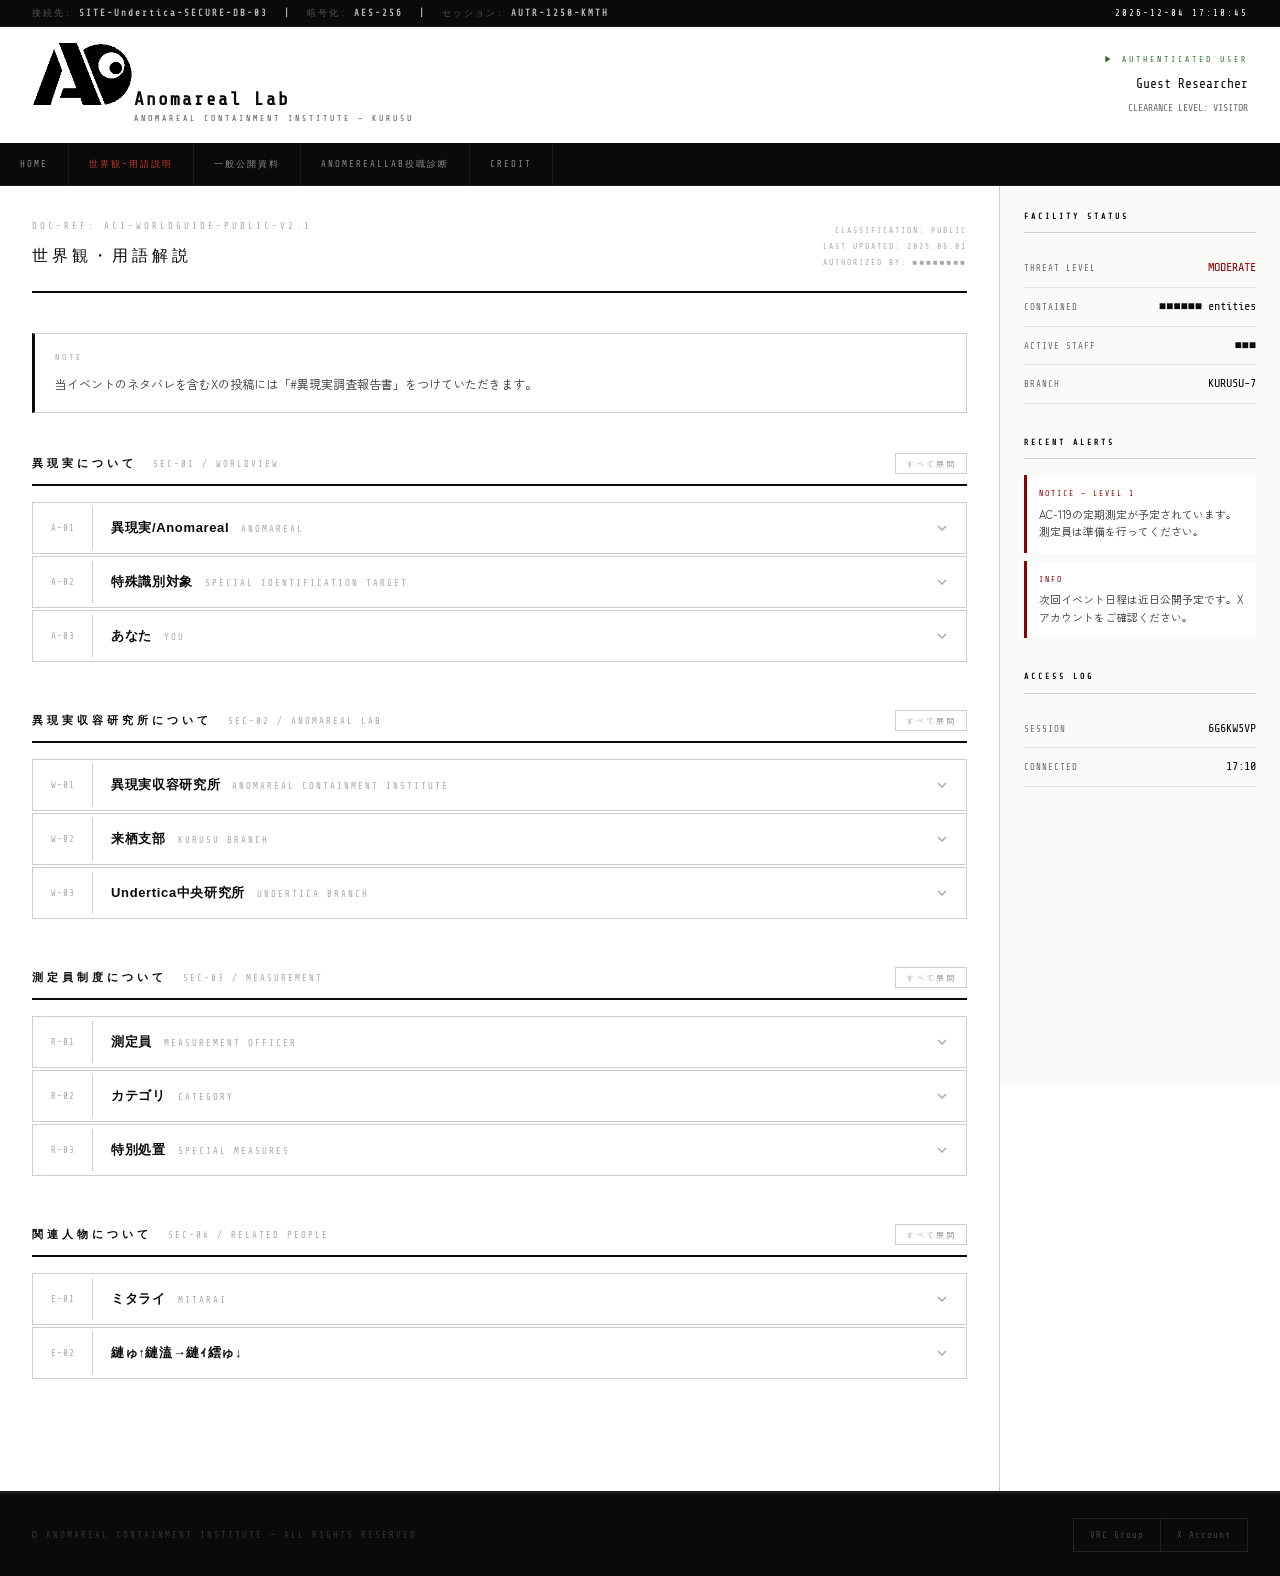
<file: glossary.html>
<!DOCTYPE html>
<html lang="ja">
<head>
    <meta charset="UTF-8">
    <meta name="viewport" content="width=device-width, initial-scale=1.0">
    <title>世界観・用語解説 — 異現実収容研究所</title>
    <link rel="stylesheet" href="css/glossary.css">
    <link rel="stylesheet" href="css/style.css">
    <link rel="preconnect" href="https://fonts.googleapis.com">
    <link rel="preconnect" href="https://fonts.gstatic.com" crossorigin>
    <link href="https://fonts.googleapis.com/css2?family=Share+Tech+Mono&family=Zen+Kaku+Gothic+New:wght@300;400;700&family=Courier+Prime:wght@400;700&display=swap" rel="stylesheet">
    <link rel="icon" type="image/x-icon" href="img/icon.png" />
    <link rel="apple-touch-icon" type="image/png" href="img/icon.png" />
</head>
<body>

<!-- TOP BAR -->
<div class="topbar">
    <span style="display: inline-block">接続先: <b>SITE-Undertica-SECURE-DB-03</b></span>
    <b>|</b>
    <span style="display: inline-block">暗号化: <b>AES-256</b></span>
    <b>|</b>
    <span style="display: inline-block">セッション: <b>AUTR-1250-KMTH</b></span>
    <span class="topbar-right" id="clock"></span>
</div>

<!-- HEADER -->
<header class="site-header">
    <a href="index.html" class="site-logo">
        <div class="logo-mark"><img src="img/logo.png" alt="Anomareal Lab"></div>
        <div class="logo-text">
            <span class="logo-main">Anomareal Lab</span>
            <span class="logo-sub">ANOMAREAL CONTAINMENT INSTITUTE — KURUSU</span>
        </div>
    </a>
    <div class="header-user">
        <span class="user-label">▶ AUTHENTICATED USER</span>
        <span class="user-name">Guest Researcher</span>
        <span class="user-level">CLEARANCE LEVEL: VISITOR</span>
    </div>
</header>

<!-- PC NAV -->
<nav class="headerNav pc">
    <ul class="site-nav">
        <li><a href="index.html">Home</a></li>
        <li><a href="glossary.html" class="active">世界観-用語説明</a></li>
        <li><a href="index.html#anomarealDB">一般公開資料</a></li>
        <li><a href="rolefit.html">AnomerealLab役職診断</a></li>
        <li><a href="credit.html">Credit</a></li>
    </ul>
</nav>

<!-- SP NAV -->
<nav class="headerNav sp">
    <div class="sp-menu-overlay" id="spMenu">
        <ul class="site-nav">
            <li><a href="index.html">Home</a></li>
            <li><a href="glossary.html">世界観-用語説明</a></li>
            <li><a href="index.html#anomarealDB">一般公開資料</a></li>
            <li><a href="rolefit.html">AnomerealLab役職診断</a></li>
            <li><a href="credit.html">Credit</a></li>
        </ul>
    </div>
</nav>
<button class="hamburger-btn" id="hamburger" aria-label="メニュー">
    <span class="bar"></span>
    <span class="bar"></span>
    <span class="bar"></span>
</button>

<div class="wrap">
    <main>
        <div class="page-title-block">
            <div class="left">
                <div class="doc-id">DOC-REF: ACI-WORLDGUIDE-PUBLIC-V2.1</div>
                <h1>世界観・用語解説</h1>
            </div>
            <div class="right">
                CLASSIFICATION: PUBLIC<br>
                LAST UPDATED: 2025.06.01<br>
                AUTHORIZED BY: ■■■■■■■■
            </div>
        </div>

        <div class="intro-note">
            当イベントのネタバレを含むXの投稿には「#異現実調査報告書」をつけていただきます。
        </div>

        <!-- SEC 01 異現実について -->
        <section class="glossary-section" id="sec-world">
            <div class="section-header">
                <h2>異現実について</h2>
                <span class="section-id">SEC-01 / WORLDVIEW</span>
                <button class="expand-all" data-section="sec-world">すべて展開</button>
            </div>

            <div class="accordion">
                <button class="accordion-trigger" aria-expanded="false">
                    <span class="acc-num">A-01</span>
                    <span class="acc-term">
                        <span class="term-ja">異現実/Anomareal</span>
                        <span class="term-en">ANOMAREAL</span>
                    </span>
                    <span class="acc-icon"><svg viewBox="0 0 12 12"><polyline points="2,4 6,8 10,4"/></svg></span>
                </button>
                <div class="accordion-body">
                    <div class="accordion-body-inner">
                        <span class="body-label">DESCRIPTION</span>
                        <p>出自不明の存在。有機物、無機物、生物、或いは空間。様々な形や特徴をそれぞれ有しているがその構造や生態は科学的に解明できないことの方が多い。<br>
                        人類の文化に準じた姿も確認されているため、何者かの手によって作られているのではないかとも考えられている。</p>
                        <p>起源は人類の記録媒体誕生の時代に遡る。古代の壁画や出土品から異現実と思われる記録が残されており、当研究所では宇宙人や心霊などのオカルトとされてきたものは全て異現実とカテゴライズし調査する。</p>
                        <p>特に危険性の高い異現実や人類に有益をもたらす異現実に関しては一国家の占有を阻止するため調査後、各国の収容所へ分配され情報を共有する。<br>
                        発見順からAC(ｱﾉﾏﾘｱﾙｺｰﾄﾞ)-000(番号)と表記、呼称し友好性、危険性をカテゴライズする。</p>
                    </div>
                </div>
            </div>

            <div class="accordion">
                <button class="accordion-trigger" aria-expanded="false">
                    <span class="acc-num">A-02</span>
                    <span class="acc-term">
                        <span class="term-ja">特殊識別対象</span>
                        <span class="term-en">SPECIAL IDENTIFICATION TARGET</span>
                    </span>
                    <span class="acc-icon"><svg viewBox="0 0 12 12"><polyline points="2,4 6,8 10,4"/></svg></span>
                </button>
                <div class="accordion-body">
                    <div class="accordion-body-inner">
                        <span class="body-label">DESCRIPTION</span>
                        <p>既に人類に対して適合した異現実の呼称。我々人類では処理や分析ができないので存在すら確かめられていない。</p>
                        <p>中央の記録を参照：AC-000の記述を発見。詳細は情報操作により隠蔽されている。</p>
                        <div class="related">RELATED: <span>メタシステム / 適応 / ■■■</span></div>
                    </div>
                </div>
            </div>

            <div class="accordion">
                <button class="accordion-trigger" aria-expanded="false">
                    <span class="acc-num">A-03</span>
                    <span class="acc-term">
                        <span class="term-ja">あなた</span>
                        <span class="term-en">YOU</span>
                    </span>
                    <span class="acc-icon"><svg viewBox="0 0 12 12"><polyline points="2,4 6,8 10,4"/></svg></span>
                </button>
                <div class="accordion-body">
                    <div class="accordion-body-inner">
                        <span class="body-label">DESCRIPTION</span>
                        <p>
                            あなた、みているのね。<br>
                            うれしいわ。<br>
                            これからもみていてね。<br>
                            そこにいるのは<br>
                            あなたなのね。<br>
                            うれしいわ。<br>
                        </p>
                    </div>
                </div>
            </div>
        </section>

        <!-- SEC 02 異現実収容研究所について -->
        <section class="glossary-section" id="sec-role">
            <div class="section-header">
                <h2>異現実収容研究所について</h2>
                <span class="section-id">SEC-02 / ANOMAREAL LAB</span>
                <button class="expand-all" data-section="sec-role">すべて展開</button>
            </div>

            <div class="accordion">
                <button class="accordion-trigger" aria-expanded="false">
                    <span class="acc-num">W-01</span>
                    <span class="acc-term">
                        <span class="term-ja">異現実収容研究所</span>
                        <span class="term-en">ANOMAREAL CONTAINMENT INSTITUTE</span>
                    </span>
                    <span class="acc-icon"><svg viewBox="0 0 12 12"><polyline points="2,4 6,8 10,4"/></svg></span>
                </button>
                <div class="accordion-body">
                    <div class="accordion-body-inner">
                        <span class="body-label">DESCRIPTION</span>
                        <p>異現実を収容、管理、研究する極秘研究所。マンションの一室から地下の大施設まで大小さまざまな支部が世界各地に配置されている。設立は20年前。前身となる組織はそれぞれの国で抱えていたが、異現実統合管理協定により全て異現実収容研究所へと統合された。</p>
                        <p>所属スタッフは合計で2000を超える。</p>
                        <p></p>
                        <p>本部は南極大陸地下にあるUndertica(アンダルティカ)中央研究所。</p>
                        <p></p>
                        <p>
                            権限は以下の通りになる<br>
                            Lv5・・・議会<br>
                            Lv4・・・支部長、ICD指揮官<br>
                            Lv3・・・博士、ICD班長<br>
                            Lv2・・・助手、研究員、調査班(I班)、回収班(C班)、処理班(D班)<br>
                            Lv1・・・測定員、事務スタッフ<br>
                            Lv0・・・被験者<br>
                        </p>
                    </div>
                </div>
            </div>

            <div class="accordion">
                <button class="accordion-trigger" aria-expanded="false">
                    <span class="acc-num">W-02</span>
                    <span class="acc-term">
                        <span class="term-ja">来栖支部</span>
                        <span class="term-en">KURUSU BRANCH</span>
                    </span>
                    <span class="acc-icon"><svg viewBox="0 0 12 12"><polyline points="2,4 6,8 10,4"/></svg></span>
                </button>
                <div class="accordion-body">
                    <div class="accordion-body-inner">
                        <span class="body-label">DESCRIPTION</span>
                        <p>
                            異現実研究所に於ける対話可能な異現実の専門支部。<br>
                            測定員制度を採用しており、小規模ながら異現実研究における重要な役割を担っている。現所長のミタライ博士は本部勤務時にAC-■■■との対話を【成功】させ、以降対話可能な異現実の専門家として組織に尽力している。<br>
                            設立当初、所長を務めていた来栖博士は現在AC-■■■の影響で中央研究所にて収容されている。
                        </p>
                    </div>
                </div>
            </div>

            <div class="accordion">
                <button class="accordion-trigger" aria-expanded="false">
                    <span class="acc-num">W-03</span>
                    <span class="acc-term">
                        <span class="term-ja">Undertica中央研究所</span>
                        <span class="term-en">UNDERTICA BRANCH</span>
                    </span>
                    <span class="acc-icon"><svg viewBox="0 0 12 12"><polyline points="2,4 6,8 10,4"/></svg></span>
                </button>
                <div class="accordion-body">
                    <div class="accordion-body-inner">
                        <span class="body-label">DESCRIPTION</span>
                        <p>
                            異現実研究における核ともいえる場所。世界中様々な研究機関から集められたプロフェッショナルが知恵を出し合って研究を進めている。<br>
                            5つのエリアで区画分けされており、エリアを統括する博士はLv4の権限を付与される。
                        </p>
                        <p>中央研究所を起点に各支部へのテレポートが可能。(AC-■■■を参照)</p>
                    </div>
                </div>
            </div>
        </section>

        <!-- SEC 03 測定員制度について -->
        <section class="glossary-section" id="sec-anomareal">
            <div class="section-header">
                <h2>測定員制度について</h2>
                <span class="section-id">SEC-03 / MEASUREMENT</span>
                <button class="expand-all" data-section="sec-anomareal">すべて展開</button>
            </div>

            <div class="accordion">
                <button class="accordion-trigger" aria-expanded="false">
                    <span class="acc-num">R-01</span>
                    <span class="acc-term">
                        <span class="term-ja">測定員</span>
                        <span class="term-en">MEASUREMENT OFFICER</span>
                    </span>
                    <span class="acc-icon"><svg viewBox="0 0 12 12"><polyline points="2,4 6,8 10,4"/></svg></span>
                </button>
                <div class="accordion-body">
                    <div class="accordion-body-inner">
                        <span class="body-label">DESCRIPTION</span>
                        <p>異現実解析に置いて研究所側ではない人材を測定に派遣する制度。研究員に対して敵対視、或いは興味を示さない異現実に対して解析や測定が必要になった際はダークウェブ等に痕跡を残し有志を募る。</p>
                        <p>軽度の記憶処理を施す必要アリ。</p>
                        <p>
                            測定員の大まかなタスクは下記の三点。他異現実の性質によっては変動する。<br>
                            ・友好カテゴリの特定<br>
                            ・危険カテゴリの特定<br>
                            ・特別処置
                        </p>
                    </div>
                </div>
            </div>

            <div class="accordion">
                <button class="accordion-trigger" aria-expanded="false">
                    <span class="acc-num">R-02</span>
                    <span class="acc-term">
                        <span class="term-ja">カテゴリ</span>
                        <span class="term-en">CATEGORY</span>
                    </span>
                    <span class="acc-icon"><svg viewBox="0 0 12 12"><polyline points="2,4 6,8 10,4"/></svg></span>
                </button>
                <div class="accordion-body">
                    <div class="accordion-body-inner">
                        <span class="body-label">DESCRIPTION</span>
                        <p>適切な収容管理のためにカテゴリを選別する必要がある。友好/危険の頭文字表記で記録する。O/P(敵対かつ危険)は抹消対象とする。</p>
                        <p>
                            友好カテゴリ<br>
                            Opponents・・・敵対、攻撃的<br>
                            Neutral・・・中立<br>
                            Friendly・・・友好、献身的<br><br>
                            危険カテゴリ<br>
                            Perilous・・・危険かつ制御不能、強大な力<br>
                            Useful・・・危険かつ制御可能、有用可能<br>
                            Harmless・・・無害、有用性なし<br>
                        </p>
                    </div>
                </div>
            </div>

            <div class="accordion">
                <button class="accordion-trigger" aria-expanded="false">
                    <span class="acc-num">R-03</span>
                    <span class="acc-term">
                        <span class="term-ja">特別処置</span>
                        <span class="term-en">SPECIAL MEASURES</span>
                    </span>
                    <span class="acc-icon"><svg viewBox="0 0 12 12"><polyline points="2,4 6,8 10,4"/></svg></span>
                </button>
                <div class="accordion-body">
                    <div class="accordion-body-inner">
                        <span class="body-label">DESCRIPTION</span>
                        <p>仮収容している異現実に対してどのような処置を行うか、Lv3以上の判断が必要になる。特別処置は大きく分けると3種類、現状維持を含めると4つの選択肢がある。</p>
                        <p>
                            〇解放措置・・・異現実に協力者として研究所内の自由を与える<br>
                            〇収容維持・・・現状の収容方法で問題ない。<br>
                            〇トラウマ処理・・・記憶改ざんや刺激による精神コントロール<br>
                            〇処分・・・収容室に設置されている装置による処分<br>
                        </p>
                    </div>
                </div>
            </div>
        </section>

        <!-- SEC 04 関連人物について -->
        <section class="glossary-section" id="sec-event">
            <div class="section-header">
                <h2>関連人物について</h2>
                <span class="section-id">SEC-04 / RELATED PEOPLE</span>
                <button class="expand-all" data-section="sec-event">すべて展開</button>
            </div>

            <div class="accordion">
                <button class="accordion-trigger" aria-expanded="false">
                    <span class="acc-num">E-01</span>
                    <span class="acc-term">
                        <span class="term-ja">ミタライ</span>
                        <span class="term-en">MITARAI</span>
                    </span>
                    <span class="acc-icon"><svg viewBox="0 0 12 12"><polyline points="2,4 6,8 10,4"/></svg></span>
                </button>
                <div class="accordion-body">
                    <div class="accordion-body-inner">
                        <span class="body-label">DESCRIPTION</span>
                        <p>来栖支部所長。トラウマ処理と同じ学論を学生時代に提唱、研究所側からスカウトという形で入社した。記憶の保存や書き換えの研究では研究所内でもトップの実績を誇る。個人研究として自分の記憶をデータ化している。</p>
                        <p>■■■■■■■■■■■■■■■■■■■■■■■■■■■■■■■■■■■■■■■■■■■■■■■■■■■■■■■■■■■■■■■■■■■■■■■■■■■■■■■■■■■■■■■■■■■■■■■■■■■■■■■■■■■■■■■■■■■■■■■■■■■■■■■■■■■■■■■■■■■■■■■■■■■■■■■■■■■■■■■■■■■■■■■■■■■■■■■■■■■■■■■■■■■■■■■■■■■■■■■■■■■■■■■■■■■■■■■■■■■■■■■■■■■■■■■■■■■■■■■■■■■■■■■■■■■■■■■■■■■■■■■■■■■■■■■■■■■■■■■■■■■■■■■■■■■■■■■■■■■■■■■■■■■■■■■■■■■■■■■■■■■■■■■■■■■■■■■■■■■■■■■■■</p>
                    </div>
                </div>
            </div>

            <div class="accordion">
                <button class="accordion-trigger" aria-expanded="false">
                    <span class="acc-num">E-02</span>
                    <span class="acc-term">
                        <span class="term-ja">縺ゅ↑縺溘→縺ｨ繧ゅ↓</span>
                        <span class="term-en"></span>
                    </span>
                    <span class="acc-icon"><svg viewBox="0 0 12 12"><polyline points="2,4 6,8 10,4"/></svg></span>
                </button>
                <div class="accordion-body">
                    <div class="accordion-body-inner">
                        <span class="body-label">DESCRIPTION</span>
                        <p>
                            繧上◆縺励?縺ゅ↑縺溘↓縺ゅ＞縺溘＞繧上?<br>
                            縺ゅ↑縺溘ｂ縺昴≧縺ｧ縺励ｇ??縺壹▲縺ｨ縺昴?縺ｫ縺?ｋ繧上?<br>
                            縺壹▲縺ｨ縺壹▲縺ｨ繧医?
                        </p>
                    </div>
                </div>
            </div>
        </section>
    </main>

    <!-- ASIDE -->
    <aside>
        <div class="aside-block">
            <h3>Facility Status</h3>
            <div class="aside-stat">
                <span class="label">THREAT LEVEL</span>
                <span class="value red">MODERATE</span>
            </div>
            <div class="aside-stat">
                <span class="label">CONTAINED</span>
                <span class="value">■■■■■■ entities</span>
            </div>
            <div class="aside-stat">
                <span class="label">ACTIVE STAFF</span>
                <span class="value">■■■</span>
            </div>
            <div class="aside-stat">
                <span class="label">BRANCH</span>
                <span class="value">KURUSU-7</span>
            </div>
        </div>
        <div class="aside-block">
            <h3>Recent Alerts</h3>
            <div class="aside-alert">
                <div class="alert-level">NOTICE — LEVEL 1</div>
                <p>AC-119の定期測定が予定されています。測定員は準備を行ってください。</p>
            </div>
            <div class="aside-alert">
                <div class="alert-level">INFO</div>
                <p>次回イベント日程は近日公開予定です。Xアカウントをご確認ください。</p>
            </div>
        </div>
        <div class="aside-block">
            <h3>Access Log</h3>
            <div class="aside-stat">
                <span class="label">SESSION</span>
                <span class="value" id="sessionId">—</span>
            </div>
            <div class="aside-stat">
                <span class="label">CONNECTED</span>
                <span class="value" id="connTime">—</span>
            </div>
        </div>
    </aside>
</div>

<!-- FOOTER -->
<footer class="site-footer">
    <span class="footer-copy">© ANOMAREAL CONTAINMENT INSTITUTE — ALL RIGHTS RESERVED</span>
    <ul>
        <li><a href="https://vrchat.com/home/group/grp_bea6d950-9024-4336-a939-9d74d0cdbd9a" target="_blank" rel="noopener">VRC Group</a></li>
        <li><a href="https://x.com/anomareal_lab" target="_blank" rel="noopener">X Account</a></li>
    </ul>
</footer>

<script>
    // Clock
    function updateClock() {
        const now = new Date();
        const p = n => String(n).padStart(2,'0');
        document.getElementById('clock').textContent =
            `${now.getFullYear()}-${p(now.getMonth()+1)}-${p(now.getDate())} ${p(now.getHours())}:${p(now.getMinutes())}:${p(now.getSeconds())}`;
    }
    setInterval(updateClock, 1000); updateClock();

    // Hamburger
    const btn = document.getElementById('hamburger');
    const menu = document.getElementById('spMenu');
    btn.addEventListener('click', () => {
        const open = btn.classList.toggle('is-open');
        menu.classList.toggle('is-open', open);
        document.body.classList.toggle('nav-open', open);
    });

    // Accordion
    document.querySelectorAll('.accordion-trigger').forEach(trigger => {
        trigger.addEventListener('click', () => {
            const accordion = trigger.closest('.accordion');
            const body = accordion.querySelector('.accordion-body');
            const isOpen = accordion.classList.contains('open');
            if (isOpen) {
                body.style.maxHeight = body.scrollHeight + 'px';
                requestAnimationFrame(() => { body.style.maxHeight = '0'; });
                accordion.classList.remove('open');
                trigger.setAttribute('aria-expanded', 'false');
            } else {
                accordion.classList.add('open');
                trigger.setAttribute('aria-expanded', 'true');
                body.style.maxHeight = body.scrollHeight + 'px';
                body.addEventListener('transitionend', () => {
                    if (accordion.classList.contains('open')) body.style.maxHeight = 'none';
                }, { once: true });
            }
        });
    });

    // Expand all
    document.querySelectorAll('.expand-all').forEach(expandBtn => {
        let allOpen = false;
        expandBtn.addEventListener('click', () => {
            const section = document.getElementById(expandBtn.dataset.section);
            const accordions = section.querySelectorAll('.accordion');
            allOpen = !allOpen;
            expandBtn.textContent = allOpen ? 'すべて閉じる' : 'すべて展開';
            accordions.forEach(accordion => {
                const trigger = accordion.querySelector('.accordion-trigger');
                const body = accordion.querySelector('.accordion-body');
                if (allOpen) {
                    accordion.classList.add('open');
                    trigger.setAttribute('aria-expanded', 'true');
                    body.style.maxHeight = body.scrollHeight + 'px';
                    setTimeout(() => { if (accordion.classList.contains('open')) body.style.maxHeight = 'none'; }, 350);
                } else {
                    body.style.maxHeight = body.scrollHeight + 'px';
                    requestAnimationFrame(() => { body.style.maxHeight = '0'; });
                    accordion.classList.remove('open');
                    trigger.setAttribute('aria-expanded', 'false');
                }
            });
        });
    });

    // Session info
    const sid = Math.random().toString(36).slice(2, 10).toUpperCase();
    document.getElementById('sessionId').textContent = sid;
    const now = new Date();
    document.getElementById('connTime').textContent =
        `${String(now.getHours()).padStart(2,'0')}:${String(now.getMinutes()).padStart(2,'0')}`;
 

    // Aside scroll highlight
    const sections = document.querySelectorAll('.glossary-section');
    const navLinks = document.querySelectorAll('.aside-index a');
    const observer = new IntersectionObserver(entries => {
        entries.forEach(entry => {
            if (entry.isIntersecting) {
                navLinks.forEach(link => {
                    link.classList.toggle('active-section', link.getAttribute('href') === '#' + entry.target.id);
                });
            }
        });
    }, { threshold: 0.3 });
    sections.forEach(s => observer.observe(s));
</script>
</body>
</html>
</file>
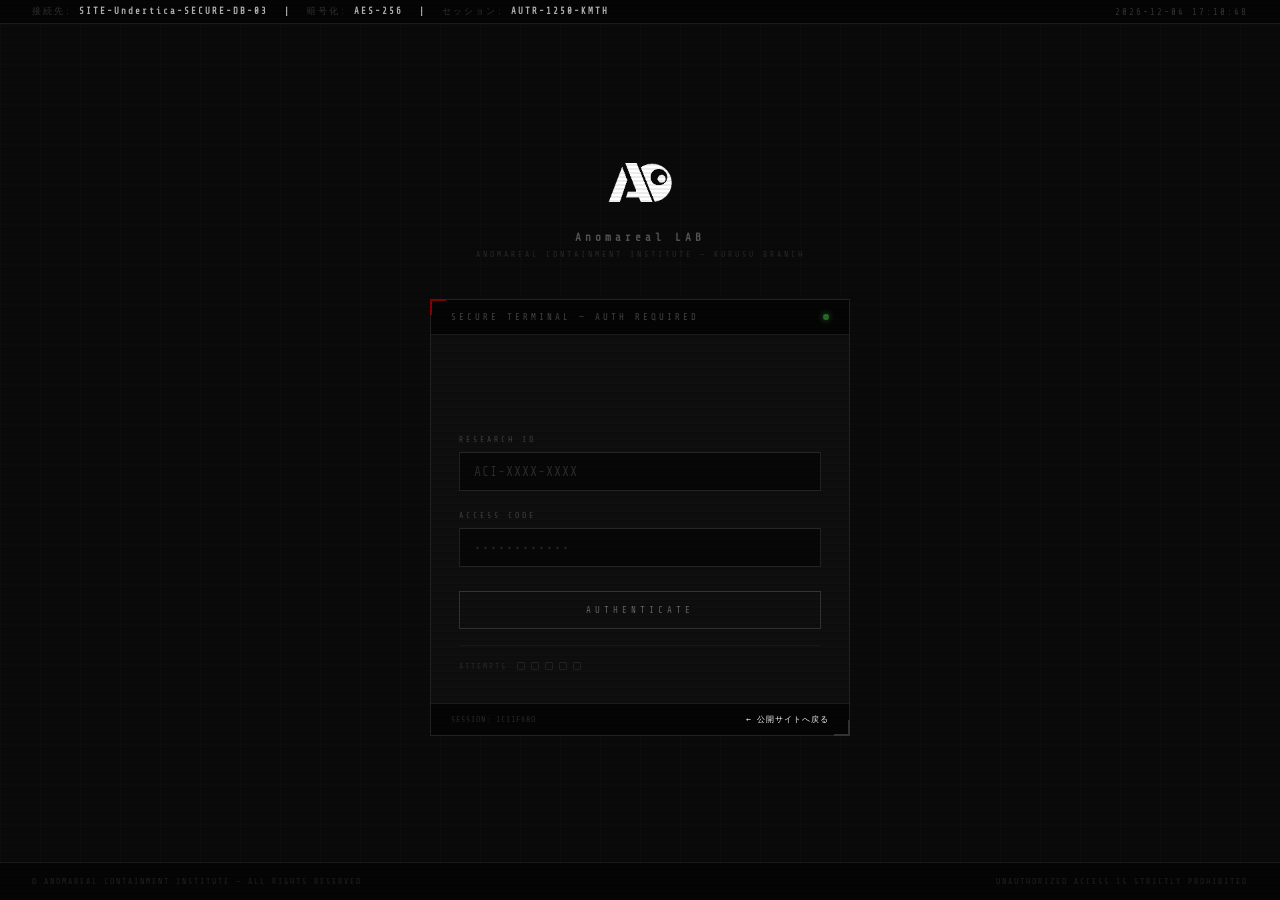
<file: login.html>
<!DOCTYPE html>
<html lang="ja">
<head>
    <meta charset="UTF-8">
    <meta name="viewport" content="width=device-width, initial-scale=1.0">
    <title>SECURE LOGIN — 異現実収容研究所</title>
    <link rel="preconnect" href="https://fonts.googleapis.com">
    <link rel="preconnect" href="https://fonts.gstatic.com" crossorigin>
    <link href="https://fonts.googleapis.com/css2?family=Share+Tech+Mono&family=Zen+Kaku+Gothic+New:wght@300;400;700&display=swap" rel="stylesheet">
    <link rel="icon" type="image/x-icon" href="img/icon.png" />
    <link rel="apple-touch-icon" type="image/png" href="img/icon.png" />
    <style>
        :root {
            --black: #0a0a0a;
            --white: #f2f0eb;
            --gray-100: #e8e6e1;
            --gray-200: #d0cdc8;
            --gray-300: #aaa8a3;
            --gray-500: #6b6966;
            --gray-700: #3a3835;
            --red: #8b0000;
            --red-light: #c0392b;
            --green: #1a4a1a;
            --green-light: #2a6b2a;
            --mono: 'Share Tech Mono', monospace;
            --sans: 'Zen Kaku Gothic New', sans-serif;
        }

        *, *::before, *::after { box-sizing: border-box; margin: 0; padding: 0; }

        html, body {
            height: 100%;
            background: var(--black);
            font-family: var(--mono);
            color: #aaa;
        }

        /* Scanline effect */
        body::after {
            content: '';
            position: fixed;
            inset: 0;
            background: repeating-linear-gradient(
                0deg,
                transparent,
                transparent 2px,
                rgba(0,0,0,0.08) 2px,
                rgba(0,0,0,0.08) 4px
            );
            pointer-events: none;
            z-index: 9999;
        }

        /* ===== LAYOUT ===== */
        .page {
            min-height: 100vh;
            display: flex;
            flex-direction: column;
        }

        /* ===== TOP BAR ===== */
        .topbar {
            background: #050505;
            border-bottom: 1px solid #1a1a1a;
            padding: 5px 32px;
            display: flex;
            align-items: center;
            gap: 16px;
            font-size: 9px;
            letter-spacing: 2px;
            color: #333;
            flex-shrink: 0;
        }
        .topbar b { color: #b7b7b7; }
        .topbar .topbar-right { margin-left: auto; }

        /* ===== MAIN ===== */
        .login-wrap {
            flex: 1;
            display: flex;
            align-items: center;
            justify-content: center;
            padding: 40px 16px;
            position: relative;
        }

        /* Background grid */
        .login-wrap::before {
            content: '';
            position: absolute;
            inset: 0;
            background-image:
                linear-gradient(rgba(255,255,255,0.015) 1px, transparent 1px),
                linear-gradient(90deg, rgba(255,255,255,0.015) 1px, transparent 1px);
            background-size: 40px 40px;
        }

        .login-container {
            width: 100%;
            max-width: 420px;
            position: relative;
            z-index: 1;
        }

        /* ===== LOGO AREA ===== */
        .login-logo {
            text-align: center;
            margin-bottom: 40px;
        }
        .login-logo .logo-ring {
            width: 64px;
            height: 64px;
            border-radius: 50%;
            display: flex;
            align-items: center;
            justify-content: center;
            margin: 0 auto 16px;
        }
        .login-logo .logo-ring img {
            width: 100%;
        }
        .login-logo h1 {
            font-size: 11px;
            letter-spacing: 4px;
            color: #555;
            margin-bottom: 6px;
        }
        .login-logo p {
            font-size: 8px;
            letter-spacing: 3px;
            color: #2a2a2a;
        }

        /* ===== CARD ===== */
        .login-card {
            background: #0f0f0f;
            border: 1px solid #222;
            position: relative;
        }

        /* Corner accents */
        .login-card::before,
        .login-card::after {
            content: '';
            position: absolute;
            width: 16px; height: 16px;
        }
        .login-card::before {
            top: -1px; left: -1px;
            border-top: 2px solid var(--red);
            border-left: 2px solid var(--red);
        }
        .login-card::after {
            bottom: -1px; right: -1px;
            border-bottom: 2px solid #333;
            border-right: 2px solid #333;
        }

        .card-header {
            background: #050505;
            border-bottom: 1px solid #1a1a1a;
            padding: 12px 20px;
            display: flex;
            align-items: center;
            justify-content: space-between;
        }
        .card-header .title {
            font-size: 9px;
            letter-spacing: 3px;
            color: #444;
        }
        .card-header .status-dot {
            width: 6px; height: 6px;
            border-radius: 50%;
            background: var(--green-light);
            box-shadow: 0 0 6px var(--green-light);
            animation: pulse 2s infinite;
        }
        @keyframes pulse {
            0%, 100% { opacity: 1; }
            50% { opacity: 0.4; }
        }

        .card-body { padding: 32px 28px; }

        /* ===== FORM ===== */
        .field {
            margin-bottom: 20px;
        }
        .field label {
            display: block;
            font-size: 8px;
            letter-spacing: 3px;
            color: #444;
            margin-bottom: 8px;
            text-transform: uppercase;
        }
        .field input {
            width: 100%;
            background: #070707;
            border: 1px solid #222;
            border-top-color: #2a2a2a;
            color: #aaa;
            font-family: var(--mono);
            font-size: 13px;
            padding: 11px 14px;
            outline: none;
            transition: border-color 0.15s, box-shadow 0.15s;
            letter-spacing: 1px;
            -webkit-appearance: none;
        }
        .field input:focus {
            border-color: #444;
            box-shadow: 0 0 0 1px #333 inset;
            color: #ccc;
        }
        .field input.error {
            border-color: var(--red) !important;
            box-shadow: 0 0 0 1px var(--red) inset;
            animation: shake 0.35s ease;
        }
        @keyframes shake {
            0%,100% { transform: translateX(0); }
            20% { transform: translateX(-6px); }
            40% { transform: translateX(6px); }
            60% { transform: translateX(-4px); }
            80% { transform: translateX(4px); }
        }
        .field input::placeholder { color: #2a2a2a; }

        /* ===== SUBMIT ===== */
        .submit-btn {
            width: 100%;
            background: transparent;
            border: 1px solid #333;
            color: #666;
            font-family: var(--mono);
            font-size: 9px;
            letter-spacing: 4px;
            text-transform: uppercase;
            padding: 13px;
            cursor: pointer;
            transition: all 0.15s;
            position: relative;
            overflow: hidden;
            margin-top: 4px;
        }
        .submit-btn:hover:not(:disabled) {
            border-color: #555;
            color: #aaa;
            background: #111;
        }
        .submit-btn:disabled {
            opacity: 0.3;
            cursor: not-allowed;
        }
        .submit-btn.loading {
            color: transparent;
        }
        .submit-btn.loading::after {
            content: '';
            position: absolute;
            left: 50%; top: 50%;
            transform: translate(-50%, -50%);
            width: 14px; height: 14px;
            border: 1px solid #444;
            border-top-color: #888;
            border-radius: 50%;
            animation: spin 0.6s linear infinite;
        }
        @keyframes spin { to { transform: translate(-50%, -50%) rotate(360deg); } }

        /* ===== MESSAGES ===== */
        .msg-area {
            min-height: 48px;
            margin-bottom: 20px;
        }

        .msg {
            padding: 10px 14px;
            font-size: 10px;
            letter-spacing: 1px;
            line-height: 1.7;
            display: none;
            position: relative;
            padding-left: 28px;
        }
        .msg.show { display: block; }

        .msg::before {
            position: absolute;
            left: 10px;
            top: 10px;
            font-size: 10px;
        }

        .msg.error-msg {
            background: rgba(139,0,0,0.12);
            border: 1px solid rgba(139,0,0,0.4);
            color: #c0392b;
        }
        .msg.error-msg::before { content: '✕'; }

        .msg.warn-msg {
            background: rgba(100,60,0,0.15);
            border: 1px solid rgba(180,100,0,0.4);
            color: #c07830;
            animation: warn-flash 0.5s ease;
        }
        .msg.warn-msg::before { content: '⚠'; }
        @keyframes warn-flash {
            0% { background: rgba(180,80,0,0.3); }
            100% { background: rgba(100,60,0,0.15); }
        }

        .msg.lock-msg {
            background: rgba(139,0,0,0.2);
            border: 1px solid var(--red);
            color: #ff4444;
        }
        .msg.lock-msg::before { content: '🔒'; font-size: 9px; }

        /* ===== ATTEMPT COUNTER ===== */
        .attempt-counter {
            display: flex;
            gap: 6px;
            align-items: center;
            margin-top: 16px;
            padding-top: 16px;
            border-top: 1px solid #1a1a1a;
        }
        .attempt-label {
            font-size: 8px;
            letter-spacing: 2px;
            color: #2a2a2a;
            margin-right: 4px;
        }
        .attempt-pip {
            width: 8px; height: 8px;
            border: 1px solid #222;
            border-radius: 1px;
            transition: background 0.3s, border-color 0.3s;
        }
        .attempt-pip.used { background: var(--red); border-color: var(--red); }
        .attempt-pip.warn { background: #c07830; border-color: #c07830; }

        /* ===== CARD FOOTER ===== */
        .card-footer {
            background: #050505;
            border-top: 1px solid #1a1a1a;
            padding: 10px 20px;
            display: flex;
            justify-content: space-between;
            align-items: center;
        }
        .card-footer span {
            font-size: 8px;
            letter-spacing: 1px;
            color: #2a2a2a;
        }
        .card-footer a {
            font-size: 8px;
            letter-spacing: 1px;
            color: #fff;
            text-decoration: none;
            transition: color 0.15s;
        }
        .card-footer a:hover { color: #666; }

        /* ===== LOCKOUT OVERLAY ===== */
        .lockout-overlay {
            position: fixed;
            inset: 0;
            background: rgba(0,0,0,0.97);
            z-index: 1000;
            display: flex;
            align-items: center;
            justify-content: center;
            opacity: 0;
            pointer-events: none;
            transition: opacity 0.4s;
        }
        .lockout-overlay.show {
            opacity: 1;
            pointer-events: auto;
        }
        .lockout-box {
            text-align: center;
            padding: 48px 40px;
            border: 1px solid #333;
            max-width: 440px;
            width: 90%;
            position: relative;
        }
        .lockout-box::before {
            content: '';
            position: absolute;
            top: 0; left: 0;
            width: 32px; height: 32px;
            border-top: 2px solid var(--red);
            border-left: 2px solid var(--red);
        }
        .lockout-box::after {
            content: '';
            position: absolute;
            bottom: 0; right: 0;
            width: 32px; height: 32px;
            border-bottom: 2px solid var(--red);
            border-right: 2px solid var(--red);
        }
        .lockout-icon {
            font-size: 32px;
            margin-bottom: 20px;
            display: block;
        }
        .lockout-box h2 {
            font-size: 11px;
            letter-spacing: 4px;
            color: var(--red-light);
            margin-bottom: 16px;
            text-transform: uppercase;
        }
        .lockout-box p {
            font-size: 11px;
            color: #555;
            line-height: 2;
            margin-bottom: 8px;
            font-family: var(--sans);
            letter-spacing: 0;
        }
        .lockout-box .ref {
            font-size: 8px;
            letter-spacing: 2px;
            color: #2a2a2a;
            margin-top: 24px;
            padding-top: 16px;
            border-top: 1px solid #1a1a1a;
        }
        .lockout-countdown {
            font-size: 28px;
            color: var(--red);
            letter-spacing: 4px;
            margin: 20px 0;
        }
        .lockout-dismiss {
            margin-top: 24px;
            font-family: var(--mono);
            font-size: 9px;
            letter-spacing: 3px;
            background: transparent;
            border: 1px solid #333;
            color: #444;
            padding: 10px 24px;
            cursor: pointer;
            transition: all 0.15s;
        }
        .lockout-dismiss:hover {
            border-color: #555;
            color: #777;
        }

        /* ===== FOOTER ===== */
        .site-footer {
            background: #050505;
            border-top: 1px solid #1a1a1a;
            padding: 14px 32px;
            display: flex;
            justify-content: space-between;
            align-items: center;
            flex-wrap: wrap;
            gap: 8px;
            flex-shrink: 0;
        }
        .site-footer span {
            font-size: 8px;
            letter-spacing: 2px;
            color: #222;
        }
        .site-footer a {
            font-size: 8px;
            letter-spacing: 1px;
            color: #2a2a2a;
            text-decoration: none;
        }
        .site-footer a:hover { color: #555; }

        @media (max-width: 480px) {
            .card-body { padding: 24px 20px; }
            .topbar { padding: 5px 16px; font-size: 8px; }
            .site-footer { padding: 12px 16px; }
        }
    </style>
</head>
<body>
<div class="page">

    <!-- TOP BAR -->
    <div class="topbar">
        <span style="display: inline-block">接続先: <b>SITE-Undertica-SECURE-DB-03</b></span>
        <b>|</b>
        <span style="display: inline-block">暗号化: <b>AES-256</b></span>
        <b>|</b>
        <span style="display: inline-block">セッション: <b>AUTR-1250-KMTH</b></span>
        <span class="topbar-right" id="clock"></span>
    </div>

    <!-- MAIN -->
    <div class="login-wrap">
        <div class="login-container">

            <!-- LOGO -->
            <div class="login-logo">
                <div class="logo-ring"><img src="img/logo_white.png" alt="Anomareal Lab"></div>
                <h1>Anomareal LAB</h1>
                <p>ANOMAREAL CONTAINMENT INSTITUTE — KURUSU BRANCH</p>
            </div>

            <!-- CARD -->
            <div class="login-card">
                <div class="card-header">
                    <span class="title">SECURE TERMINAL — AUTH REQUIRED</span>
                    <span class="status-dot"></span>
                </div>

                <div class="card-body">
                    <!-- Message area -->
                    <div class="msg-area">
                        <div class="msg error-msg" id="msgError"></div>
                        <div class="msg warn-msg" id="msgWarn"></div>
                        <div class="msg lock-msg" id="msgLock"></div>
                    </div>

                    <!-- Form -->
                    <div class="field">
                        <label>Research ID</label>
                        <input type="text" id="inputId" placeholder="ACI-XXXX-XXXX" autocomplete="off" spellcheck="false">
                    </div>
                    <div class="field">
                        <label>Access Code</label>
                        <input type="password" id="inputPass" placeholder="••••••••••••" autocomplete="off">
                    </div>

                    <button class="submit-btn" id="submitBtn">AUTHENTICATE</button>

                    <!-- Attempt tracker -->
                    <div class="attempt-counter">
                        <span class="attempt-label">ATTEMPTS</span>
                        <span class="attempt-pip" id="pip1"></span>
                        <span class="attempt-pip" id="pip2"></span>
                        <span class="attempt-pip" id="pip3"></span>
                        <span class="attempt-pip" id="pip4"></span>
                        <span class="attempt-pip" id="pip5"></span>
                    </div>
                </div>

                <div class="card-footer">
                    <span id="sessionLabel">SESSION: —</span>
                    <a href="index.html">← 公開サイトへ戻る</a>
                </div>
            </div>

        </div>
    </div>

    <!-- FOOTER -->
    <footer class="site-footer">
        <span>© ANOMAREAL CONTAINMENT INSTITUTE — ALL RIGHTS RESERVED</span>
        <span>UNAUTHORIZED ACCESS IS STRICTLY PROHIBITED</span>
    </footer>

</div>

<!-- LOCKOUT OVERLAY -->
<div class="lockout-overlay" id="lockoutOverlay">
    <div class="lockout-box">
        <span class="lockout-icon">⛔</span>
        <h2>ACCESS SUSPENDED</h2>
        <p>認証試行回数の上限を超過しました。</p>
        <p>このインシデントは記録され、セキュリティ担当に通知されました。</p>
        <div class="lockout-countdown" id="lockoutCountdown">30</div>
        <p style="font-size:9px; letter-spacing:2px; color:#333;">SECONDS REMAINING</p>
        <div class="ref">REF: ACI-SEC-PROTOCOL-7 / INCIDENT LOG: <span id="incidentId"></span></div>
        <button class="lockout-dismiss" id="lockoutDismiss" style="display:none;">ACKNOWLEDGE</button>
    </div>
</div>

<script>
    // Clock
    function updateClock() {
        const now = new Date();
        const p = n => String(n).padStart(2,'0');
        document.getElementById('clock').textContent =
            `${now.getFullYear()}-${p(now.getMonth()+1)}-${p(now.getDate())} ${p(now.getHours())}:${p(now.getMinutes())}:${p(now.getSeconds())}`;
    }
    setInterval(updateClock, 1000);
    updateClock();

    // Session ID
    const sid = Math.random().toString(36).slice(2,10).toUpperCase();
    document.getElementById('sessionLabel').textContent = `SESSION: ${sid}`;
    document.getElementById('incidentId').textContent =
        `INC-${Date.now().toString(36).toUpperCase().slice(-6)}`;

    // State
    let attempts = 0;
    const MAX_WARN = 3;
    const MAX_LOCK = 5;
    let locked = false;

    const inputId   = document.getElementById('inputId');
    const inputPass = document.getElementById('inputPass');
    const submitBtn = document.getElementById('submitBtn');
    const msgError  = document.getElementById('msgError');
    const msgWarn   = document.getElementById('msgWarn');
    const msgLock   = document.getElementById('msgLock');
    const pips      = [1,2,3,4,5].map(i => document.getElementById(`pip${i}`));
    const lockoutOverlay  = document.getElementById('lockoutOverlay');
    const lockoutCountdown = document.getElementById('lockoutCountdown');
    const lockoutDismiss  = document.getElementById('lockoutDismiss');

    // Error messages (rotates)
    const errorMessages = [
        'AUTHENTICATION FAILED — 認証情報が一致しません。',
        'ACCESS DENIED — IDまたはアクセスコードが正しくありません。',
        'AUTHENTICATION FAILED — 入力情報を確認してください。',
        'INVALID CREDENTIALS — 認証に失敗しました。',
        'ACCESS REJECTED — 認証情報が無効です。',
    ];

    function hideAllMsgs() {
        msgError.classList.remove('show');
        msgWarn.classList.remove('show');
        msgLock.classList.remove('show');
    }

    function showError(text) {
        hideAllMsgs();
        msgError.textContent = text;
        msgError.classList.add('show');
    }
    function showWarn(text) {
        hideAllMsgs();
        msgWarn.textContent = text;
        msgWarn.classList.add('show');
    }
    function showLockMsg(text) {
        hideAllMsgs();
        msgLock.textContent = text;
        msgLock.classList.add('show');
    }

    function updatePips() {
        pips.forEach((pip, i) => {
            pip.classList.remove('used','warn');
            if (i < attempts) {
                pip.classList.add(attempts >= MAX_WARN ? 'used' : 'warn');
            }
        });
        // Red after warning threshold
        if (attempts >= MAX_WARN) {
            pips.forEach((pip, i) => {
                if (i < attempts) pip.classList.add('used');
            });
        }
    }

    function shakeInputs() {
        [inputId, inputPass].forEach(el => {
            el.classList.remove('error');
            void el.offsetWidth; // reflow
            el.classList.add('error');
        });
        setTimeout(() => {
            inputId.classList.remove('error');
            inputPass.classList.remove('error');
        }, 400);
    }

    function doLogin() {
        if (locked) return;

        const id   = inputId.value.trim();
        const pass = inputPass.value;

        if (!id || !pass) {
            showError('MISSING INPUT — IDとアクセスコードを入力してください。');
            return;
        }

        // Loading state
        submitBtn.classList.add('loading');
        submitBtn.disabled = true;

        setTimeout(() => {
            submitBtn.classList.remove('loading');
            submitBtn.disabled = false;

            attempts++;
            updatePips();
            shakeInputs();
            inputPass.value = '';

            if (attempts >= MAX_LOCK) {
                // Full lockout
                locked = true;
                submitBtn.disabled = true;
                showLockMsg('⚠ アクセスが一時停止されました。セキュリティ担当に通知済みです。');
                startLockout();
            } else if (attempts >= MAX_WARN) {
                // Warning
                const remaining = MAX_LOCK - attempts;
                showWarn(`⚠ WARNING — 認証失敗が${attempts}回を超過しました。残り${remaining}回でアクセスが一時停止されます。`);
            } else {
                // Normal error
                const msg = errorMessages[attempts % errorMessages.length];
                showError(msg);
            }
        }, 900 + Math.random() * 400); // random delay for realism
    }

    // Lockout countdown
    function startLockout() {
        lockoutOverlay.classList.add('show');
        let sec = 30;
        lockoutCountdown.textContent = sec;

        const timer = setInterval(() => {
            sec--;
            lockoutCountdown.textContent = sec;
            if (sec <= 0) {
                clearInterval(timer);
                lockoutCountdown.textContent = '00';
                lockoutDismiss.style.display = 'inline-block';
            }
        }, 1000);
    }

    lockoutDismiss.addEventListener('click', () => {
        lockoutOverlay.classList.remove('show');
        // Reset
        attempts = 0;
        locked = false;
        updatePips();
        submitBtn.disabled = false;
        hideAllMsgs();
    });

    // Button click
    submitBtn.addEventListener('click', doLogin);

    // Enter key
    [inputId, inputPass].forEach(el => {
        el.addEventListener('keydown', e => {
            if (e.key === 'Enter') doLogin();
        });
    });
</script>
</body>
</html>
</file>
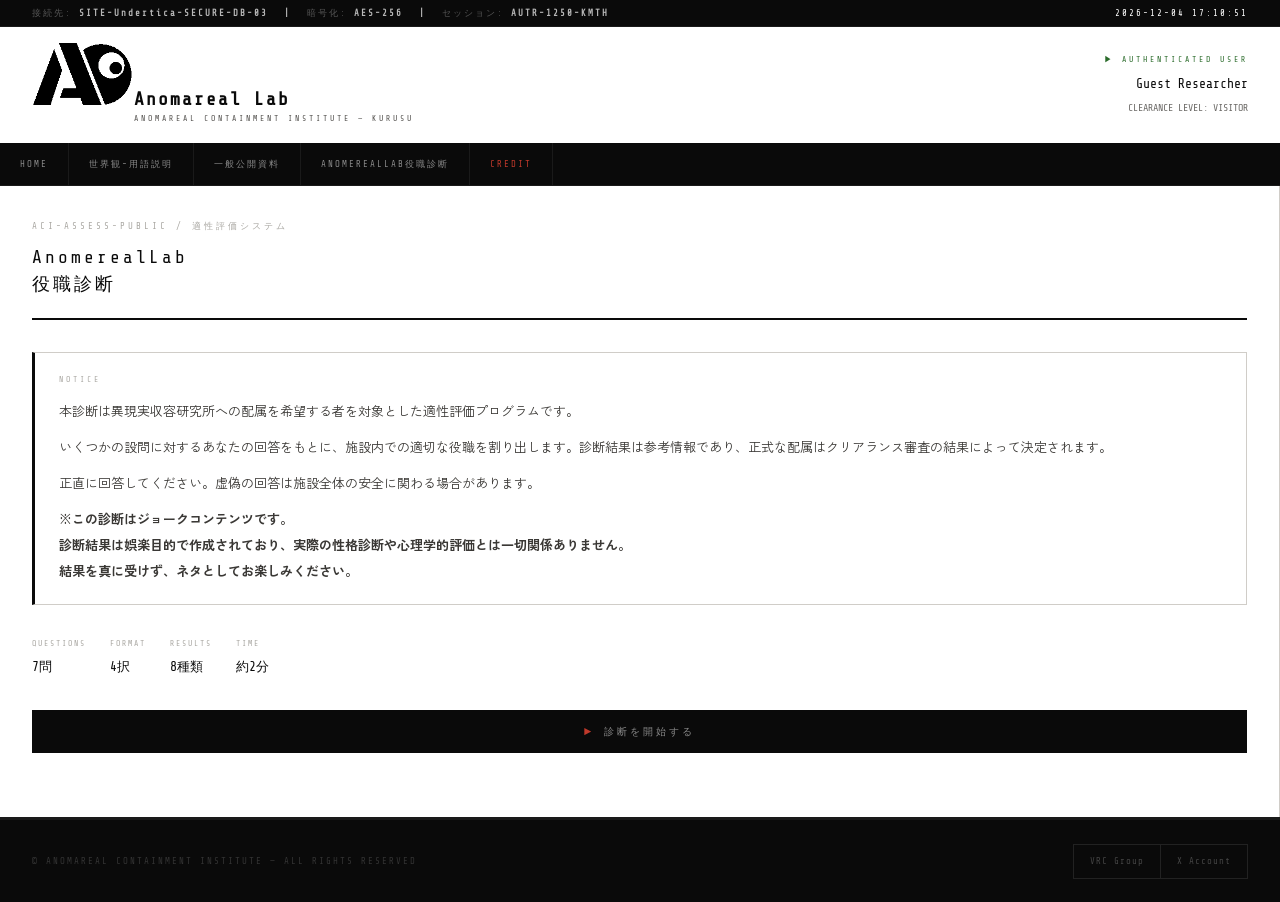
<file: rolefit.html>
<!DOCTYPE html>
<html lang="ja">
<head>
    <meta charset="UTF-8">
    <meta name="viewport" content="width=device-width, initial-scale=1.0">
    <title>適性診断 — 異現実収容研究所</title>
    <link rel="stylesheet" href="css/style.css">
    <link rel="preconnect" href="https://fonts.googleapis.com">
    <link rel="preconnect" href="https://fonts.gstatic.com" crossorigin>
    <link href="https://fonts.googleapis.com/css2?family=Share+Tech+Mono&family=Zen+Kaku+Gothic+New:wght@300;400;700&display=swap" rel="stylesheet">
    <link rel="icon" type="image/x-icon" href="img/icon.png" />
    <link rel="apple-touch-icon" type="image/png" href="img/icon.png" />
    <style>
        :root {
            --black: #0a0a0a; --white: #fff;
            --gray-100: #e8e6e1; --gray-200: #d0cdc8; --gray-300: #aaa8a3;
            --gray-500: #6b6966; --gray-700: #3a3835;
            --red: #8b0000; --red-light: #c0392b;
            --mono: 'Share Tech Mono', monospace;
            --sans: 'Zen Kaku Gothic New', sans-serif;
        }

        /* ===== QUIZ SCREENS ===== */
        .screen { display: none; }
        .screen.active { display: block; animation: fadeIn 0.4s ease; }
        @keyframes fadeIn { from { opacity: 0; transform: translateY(8px); } to { opacity: 1; transform: translateY(0); } }

        /* INTRO SCREEN */
        .intro-header {
            margin-bottom: 32px; padding-bottom: 20px; border-bottom: 2px solid var(--black);
        }
        .intro-header .doc-id {
            font-family: var(--mono); font-size: 9px; letter-spacing: 3px;
            color: var(--gray-300); margin-bottom: 10px;
        }
        .intro-header h1 {
            font-family: var(--mono); font-size: 18px; letter-spacing: 3px;
            color: var(--black); font-weight: normal; line-height: 1.5;
        }
        .intro-body {
            background: #fff; border: 1px solid var(--gray-200);
            border-left: 3px solid var(--black); padding: 20px 24px;
            margin-bottom: 32px; position: relative;
        }
        .intro-body::before {
            content: 'NOTICE'; font-family: var(--mono); font-size: 8px;
            letter-spacing: 3px; color: var(--gray-300); display: block; margin-bottom: 10px;
        }
        .intro-body p { font-size: 13px; color: var(--gray-700); line-height: 2; margin-bottom: 10px; }
        .intro-body p:last-child { margin-bottom: 0; }
        .intro-meta {
            display: flex; gap: 24px; flex-wrap: wrap; margin-bottom: 32px;
        }
        .intro-meta-item {
            display: flex; flex-direction: column; gap: 4px;
        }
        .intro-meta-item .meta-label {
            font-family: var(--mono); font-size: 8px; letter-spacing: 2px; color: var(--gray-300);
        }
        .intro-meta-item .meta-val {
            font-family: var(--mono); font-size: 13px; color: var(--black);
        }
        .start-btn {
            display: inline-flex; align-items: center; gap: 10px;
            font-family: var(--mono); font-size: 10px; letter-spacing: 3px;
            text-transform: uppercase; padding: 14px 32px;
            background: var(--black); color: #888; border: none; cursor: pointer;
            transition: color 0.15s; width: 100%; justify-content: center;
        }
        .start-btn:hover { color: #fff; }
        .start-btn .btn-arrow { color: var(--red-light); font-size: 12px; }

        /* PROGRESS BAR */
        .progress-wrap { margin-bottom: 32px; }
        .progress-meta {
            display: flex; justify-content: space-between; align-items: baseline;
            margin-bottom: 8px;
        }
        .progress-meta .q-label {
            font-family: var(--mono); font-size: 8px; letter-spacing: 3px; color: var(--gray-300);
        }
        .progress-meta .q-num {
            font-family: var(--mono); font-size: 11px; color: var(--gray-500);
        }
        .progress-track {
            height: 2px; background: var(--gray-200); position: relative;
        }
        .progress-fill {
            height: 100%; background: var(--black); transition: width 0.4s ease;
        }

        /* QUESTION */
        .question-block {
            background: #fff; border: 1px solid var(--gray-200);
            padding: 28px 28px 24px; margin-bottom: 24px; position: relative;
        }
        .question-block::before {
            content: ''; position: absolute;
            top: 0; left: 0; width: 24px; height: 24px;
            border-top: 2px solid var(--red); border-left: 2px solid var(--red);
        }
        .question-scenario {
            font-family: var(--mono); font-size: 9px; letter-spacing: 2px;
            color: var(--gray-300); margin-bottom: 14px; display: block;
        }
        .question-text {
            font-size: 15px; font-weight: 700; color: var(--black);
            line-height: 1.7; letter-spacing: 0.02em;
        }

        /* CHOICES */
        .choices { display: flex; flex-direction: column; gap: 6px; }
        .choice-btn {
            width: 100%; background: #fff; border: 1px solid var(--gray-200);
            padding: 0; cursor: pointer; display: flex; align-items: stretch;
            text-align: left; transition: border-color 0.15s, background 0.15s;
        }
        .choice-btn:hover { border-color: var(--black); background: var(--gray-100); }
        .choice-btn.selected { border-color: var(--black); background: var(--gray-100); }
        .choice-btn.selected .choice-key { background: var(--black); color: #fff; }
        .choice-key {
            font-family: var(--mono); font-size: 11px; font-weight: bold;
            color: var(--gray-300); background: var(--gray-100); padding: 14px 16px;
            border-right: 1px solid var(--gray-200); flex-shrink: 0;
            display: flex; align-items: center; transition: background 0.15s, color 0.15s;
            min-width: 44px; justify-content: center;
        }
        .choice-text {
            padding: 14px 16px; font-size: 13px; color: var(--gray-700); line-height: 1.6;
        }

        /* NAV BUTTONS */
        .quiz-nav {
            display: flex; justify-content: space-between; align-items: center; margin-top: 8px;
        }
        .nav-btn {
            font-family: var(--mono); font-size: 9px; letter-spacing: 2px; text-transform: uppercase;
            background: transparent; border: 1px solid var(--gray-200); color: var(--gray-500);
            padding: 10px 20px; cursor: pointer; transition: all 0.15s;
        }
        .nav-btn:hover:not(:disabled) { border-color: var(--black); color: var(--black); }
        .nav-btn:disabled { opacity: 0.3; cursor: not-allowed; }
        .nav-btn.primary {
            background: var(--black); border-color: var(--black); color: #888;
        }
        .nav-btn.primary:hover:not(:disabled) { color: #fff; }
        .nav-btn.primary:disabled { background: var(--gray-200); border-color: var(--gray-200); }

        /* ===== RESULT SCREEN ===== */
        .result-header {
            margin-bottom: 32px; padding-bottom: 16px; border-bottom: 2px solid var(--black);
        }
        .result-header .result-label {
            font-family: var(--mono); font-size: 9px; letter-spacing: 3px;
            color: var(--gray-300); margin-bottom: 10px; display: block;
        }
        .result-header h2 {
            font-family: var(--mono); font-size: 11px; letter-spacing: 4px;
            color: var(--black); font-weight: normal;
        }

        .result-card {
            background: #fff; border: 2px solid var(--black); margin-bottom: 24px; position: relative;
        }
        .result-card::before {
            content: ''; position: absolute;
            top: 0; left: 0; width: 32px; height: 32px;
            border-top: 3px solid var(--red); border-left: 3px solid var(--red);
        }
        .result-card::after {
            content: ''; position: absolute;
            bottom: 0; right: 0; width: 32px; height: 32px;
            border-bottom: 1px solid var(--gray-200); border-right: 1px solid var(--gray-200);
        }
        .result-card-header {
            background: var(--black); padding: 16px 20px;
            display: flex; align-items: baseline; justify-content: space-between; gap: 16px;
        }
        .result-card-header .result-id {
            font-family: var(--mono); font-size: 9px; letter-spacing: 3px; color: #555;
        }
        .result-card-header .result-clearance {
            font-family: var(--mono); font-size: 8px; letter-spacing: 2px; color: #444;
        }
        .result-title-block { padding: 24px 24px 20px; border-bottom: 1px solid var(--gray-200); }
        .result-role-en {
            font-family: var(--mono); font-size: 9px; letter-spacing: 3px;
            color: var(--gray-300); margin-bottom: 8px; display: block;
        }
        .result-role-ja {
            font-size: 28px; font-weight: 700; color: var(--black); letter-spacing: 0.05em;
            line-height: 1.2;
        }
        .result-desc { padding: 20px 24px; border-bottom: 1px solid var(--gray-200); }
        .result-desc .desc-label {
            font-family: var(--mono); font-size: 8px; letter-spacing: 3px;
            color: var(--gray-300); margin-bottom: 10px; display: block;
        }
        .result-desc p { font-size: 13px; color: var(--gray-700); line-height: 2; }

        .result-traits { padding: 20px 24px; }
        .result-traits .traits-label {
            font-family: var(--mono); font-size: 8px; letter-spacing: 3px;
            color: var(--gray-300); margin-bottom: 12px; display: block;
        }
        .trait-list { display: flex; flex-direction: column; gap: 4px; }
        .trait-item {
            display: flex; align-items: baseline; gap: 12px;
            padding: 8px 12px; border: 1px solid var(--gray-200); background: var(--white);
        }
        .trait-item .trait-mark {
            font-family: var(--mono); font-size: 10px; color: var(--red-light); flex-shrink: 0;
        }
        .trait-item .trait-text { font-size: 12px; color: var(--gray-700); line-height: 1.6; }

        /* RETRY & SHARE */
        .result-actions { display: flex; gap: 8px; flex-wrap: wrap; }
        .retry-btn {
            flex: 1; font-family: var(--mono); font-size: 9px; letter-spacing: 2px;
            text-transform: uppercase; background: var(--black); border: none;
            color: #888; padding: 13px 24px; cursor: pointer; transition: color 0.15s;
            white-space: nowrap;
        }
        .retry-btn:hover { color: #fff; }
        .back-btn {
            font-family: var(--mono); font-size: 9px; letter-spacing: 2px;
            text-transform: uppercase; background: transparent;
            border: 1px solid var(--gray-200); color: var(--gray-500);
            padding: 13px 24px; cursor: pointer; transition: all 0.15s; white-space: nowrap;
        }
        .back-btn:hover { border-color: var(--black); color: var(--black); }

        /* SHARE SECTION */
        .share-section {
            margin-top: 16px; padding: 16px 20px;
            border: 1px solid var(--gray-200); background: #fff;
        }
        .share-label {
            font-family: var(--mono); font-size: 8px; letter-spacing: 3px;
            color: var(--gray-300); display: block; margin-bottom: 12px;
        }
        .share-text-wrap {
            background: var(--gray-100); border: 1px solid var(--gray-200);
            padding: 12px 14px; margin-bottom: 12px;
            font-family: var(--mono); font-size: 11px; color: var(--gray-700);
            line-height: 1.8; letter-spacing: 0.5px; white-space: pre-wrap;
            word-break: break-all;
        }
        .share-btns { display: flex; gap: 8px; flex-wrap: wrap; }
        .share-btn {
            display: inline-flex; align-items: center; gap: 8px;
            font-family: var(--mono); font-size: 9px; letter-spacing: 2px;
            text-transform: uppercase; padding: 10px 20px;
            border: none; cursor: pointer; transition: all 0.15s; white-space: nowrap;
            text-decoration: none;
        }
        .share-btn.twitter {
            background: #000; color: #aaa;
        }
        .share-btn.twitter:hover { color: #fff; }
        .share-btn.copy {
            background: transparent; border: 1px solid var(--gray-200); color: var(--gray-500);
        }
        .share-btn.copy:hover { border-color: var(--black); color: var(--black); }
        .share-btn.copy.copied { border-color: #2a6b2a; color: #2a6b2a; }
        .share-btn .btn-icon { font-size: 11px; }

        @media (max-width: 768px) {
            .question-block { padding: 20px 16px; }
            .result-role-ja { font-size: 22px; }
            .intro-meta { gap: 16px; }
        }
    </style>
</head>
<body>

<!-- TOP BAR -->
<div class="topbar">
    <span style="display: inline-block">接続先: <b>SITE-Undertica-SECURE-DB-03</b></span>
    <b>|</b>
    <span style="display: inline-block">暗号化: <b>AES-256</b></span>
    <b>|</b>
    <span style="display: inline-block">セッション: <b>AUTR-1250-KMTH</b></span>
    <span class="topbar-right" id="clock"></span>
</div>

<!-- HEADER -->
<header class="site-header">
    <a href="index.html" class="site-logo">
        <div class="logo-mark"><img src="img/logo.png" alt="Anomareal Lab"></div>
        <div class="logo-text">
            <span class="logo-main">Anomareal Lab</span>
            <span class="logo-sub">ANOMAREAL CONTAINMENT INSTITUTE — KURUSU</span>
        </div>
    </a>
    <div class="header-user">
        <span class="user-label">▶ AUTHENTICATED USER</span>
        <span class="user-name">Guest Researcher</span>
        <span class="user-level">CLEARANCE LEVEL: VISITOR</span>
    </div>
</header>

<!-- PC NAV -->
<nav class="headerNav pc">
    <ul class="site-nav">
        <li><a href="index.html">Home</a></li>
        <li><a href="glossary.html">世界観-用語説明</a></li>
        <li><a href="index.html#anomarealDB">一般公開資料</a></li>
        <li><a href="rolefit.html">AnomerealLab役職診断</a></li>
        <li><a href="credit.html" class="active">Credit</a></li>
    </ul>
</nav>

<!-- SP NAV -->
<nav class="headerNav sp">
    <div class="sp-menu-overlay" id="spMenu">
        <ul class="site-nav">
            <li><a href="index.html">Home</a></li>
            <li><a href="glossary.html">世界観-用語説明</a></li>
            <li><a href="rolefit.html">一般公開資料</a></li>
            <li><a href="rolefit.html">AnomerealLab役職診断</a></li>
            <li><a href="credit.html">Credit</a></li>
        </ul>
    </div>
</nav>
<button class="hamburger-btn" id="hamburger" aria-label="メニュー">
    <span class="bar"></span>
    <span class="bar"></span>
    <span class="bar"></span>
</button>

<main>

    <!-- ===== INTRO ===== -->
    <div class="screen active" id="screen-intro">
        <div class="intro-header">
            <div class="doc-id">ACI-ASSESS-PUBLIC / 適性評価システム</div>
            <h1>AnomerealLab<br>役職診断</h1>
        </div>
        <div class="intro-body">
            <p>本診断は異現実収容研究所への配属を希望する者を対象とした適性評価プログラムです。</p>
            <p>いくつかの設問に対するあなたの回答をもとに、施設内での適切な役職を割り出します。診断結果は参考情報であり、正式な配属はクリアランス審査の結果によって決定されます。</p>
            <p>正直に回答してください。虚偽の回答は施設全体の安全に関わる場合があります。</p>
            <p style="font-weight: bold;">※この診断はジョークコンテンツです。<br>
                診断結果は娯楽目的で作成されており、実際の性格診断や心理学的評価とは一切関係ありません。<br>
                結果を真に受けず、ネタとしてお楽しみください。</p>
        </div>
        <div class="intro-meta">
            <div class="intro-meta-item">
                <span class="meta-label">QUESTIONS</span>
                <span class="meta-val">7問</span>
            </div>
            <div class="intro-meta-item">
                <span class="meta-label">FORMAT</span>
                <span class="meta-val">4択</span>
            </div>
            <div class="intro-meta-item">
                <span class="meta-label">RESULTS</span>
                <span class="meta-val">8種類</span>
            </div>
            <div class="intro-meta-item">
                <span class="meta-label">TIME</span>
                <span class="meta-val">約2分</span>
            </div>
        </div>
        <button class="start-btn" id="startBtn">
            <span class="btn-arrow">&#9658;</span>診断を開始する
        </button>
    </div>

    <!-- ===== QUIZ ===== -->
    <div class="screen" id="screen-quiz">
        <div class="progress-wrap">
            <div class="progress-meta">
                <span class="q-label">ASSESSMENT PROGRESS</span>
                <span class="q-num" id="progressNum">1 / 7</span>
            </div>
            <div class="progress-track">
                <div class="progress-fill" id="progressFill" style="width:0%"></div>
            </div>
        </div>

        <div class="question-block">
            <span class="question-scenario" id="qScenario">—</span>
            <p class="question-text" id="qText">—</p>
        </div>

        <div class="choices" id="choicesWrap"></div>

        <div class="quiz-nav">
            <button class="nav-btn" id="prevBtn" disabled>&#8592; 戻る</button>
            <button class="nav-btn primary" id="nextBtn" disabled>次へ &#8594;</button>
        </div>
    </div>

    <!-- ===== RESULT ===== -->
    <div class="screen" id="screen-result">
        <div class="result-header">
            <span class="result-label">ASSESSMENT COMPLETE — 診断結果</span>
            <h2>異現実収容研究所　役職診断レポート</h2>
        </div>

        <div class="result-card">
            <div class="result-card-header">
                <span class="result-id" id="resultId">ACI-ASSESS-???</span>
                <span class="result-clearance" id="resultClearance">CLEARANCE: —</span>
            </div>
            <div class="result-title-block">
                <span class="result-role-en" id="resultRoleEn">—</span>
                <div class="result-role-ja" id="resultRoleJa">—</div>
            </div>
            <div class="result-desc">
                <span class="desc-label">PROFILE</span>
                <p id="resultDesc">—</p>
            </div>
            <div class="result-traits">
                <span class="traits-label">CHARACTERISTICS</span>
                <div class="trait-list" id="traitList"></div>
            </div>
        </div>

        <div class="result-actions">
            <button class="retry-btn" id="retryBtn">&#9658; もう一度診断する</button>
            <a href="index.html" class="back-btn">&#8592; トップへ戻る</a>
        </div>

        <!-- SHARE -->
        <div class="share-section">
            <span class="share-label">// SHARE YOUR RESULT &mdash; 結果をシェアする</span>
            <div class="share-text-wrap" id="shareTextPreview">&mdash;</div>
            <div class="share-btns">
                <a class="share-btn twitter" id="tweetBtn" href="#" target="_blank" rel="noopener">
                    <span class="btn-icon">&#120143;</span>ポストする
                </a>
                <button class="share-btn copy" id="copyBtn">
                    <span class="btn-icon">&#9632;</span>テキストをコピー
                </button>
            </div>
        </div>
    </div>

</main>

<!-- FOOTER -->
<footer class="site-footer">
    <span class="footer-copy">© ANOMAREAL CONTAINMENT INSTITUTE — ALL RIGHTS RESERVED</span>
    <ul>
        <li><a href="https://vrchat.com/home/group/grp_bea6d950-9024-4336-a939-9d74d0cdbd9a" target="_blank" rel="noopener">VRC Group</a></li>
        <li><a href="https://x.com/anomareal_lab" target="_blank" rel="noopener">X Account</a></li>
    </ul>
</footer>

<script>
    // Clock
    function updateClock() {
        const now = new Date();
        const p = n => String(n).padStart(2,'0');
        document.getElementById('clock').textContent =
            `${now.getFullYear()}-${p(now.getMonth()+1)}-${p(now.getDate())} ${p(now.getHours())}:${p(now.getMinutes())}:${p(now.getSeconds())}`;
    }
    setInterval(updateClock, 1000); updateClock();

    // Hamburger
    const hbtn = document.getElementById('hamburger');
    const smenu = document.getElementById('spMenu');
    hbtn.addEventListener('click', () => {
        const o = hbtn.classList.toggle('is-open');
        smenu.classList.toggle('is-open', o);
        document.body.classList.toggle('nav-open', o);
    });

    // =============================================
    // QUIZ DATA
    // 各選択肢のスコア: { role: point }
    // roles: doctor / assistant / researcher / survey / recovery / disposal / measurer / subject
    // =============================================
    const questions = [
        {
            scenario: 'SCENARIO-01 / 初日出勤',
            text: '研究所に初めて出勤した日、案内担当がおらず施設の地図も渡されなかった。あなたはどうする？',
            choices: [
                { label: 'A', text: 'まず自分で施設全体を歩き回り、構造と危険箇所を把握しようとする。', scores: { survey: 3, disposal: 2, recovery: 1 } },
                { label: 'B', text: '上司や責任者を探し出し、正式な手順に従って案内を受けようとする。', scores: { assistant: 3, researcher: 2, doctor: 1 } },
                { label: 'C', text: '近くにいたスタッフに気さくに話しかけ、教えてもらう。', scores: { measurer: 3, recovery: 2, subject: 1 } },
                { label: 'D', text: '特に動かず、誰かが気づいて声をかけてくれるのを待つ。', scores: { subject: 3, measurer: 1 } },
            ]
        },
        {
            scenario: 'SCENARIO-02 / 異常事態',
            text: '収容区画で警報が鳴り響いた。原因は不明。あなたの最初の行動は？',
            choices: [
                { label: 'A', text: '警報の種類と発生場所を即座に確認し、対応班に指示を出す。', scores: { doctor: 3, assistant: 2 } },
                { label: 'B', text: '収容対象の状態確認を最優先に、単独で現場へ向かう。', scores: { disposal: 3, recovery: 2, survey: 1 } },
                { label: 'C', text: 'マニュアルを確認しながら、定められた手順通りに動く。', scores: { researcher: 3, assistant: 1, measurer: 1 } },
                { label: 'D', text: '安全な場所に移動し、上位スタッフの指示を待つ。', scores: { measurer: 2, subject: 3 } },
            ]
        },
        {
            scenario: 'SCENARIO-03 / 未知との対話',
            text: '言語が通じない可能性のある未知の対象と、あなただけが部屋に残された。どう接する？',
            choices: [
                { label: 'A', text: '慎重に距離を保ちながら、観察・記録に徹する。', scores: { researcher: 3, doctor: 2, survey: 1 } },
                { label: 'B', text: '恐れずに話しかけ、反応を見ながらコミュニケーションを試みる。', scores: { measurer: 3, assistant: 1, subject: 1 } },
                { label: 'C', text: '対象の行動パターンを即座に分析し、無力化の手順を頭の中で組み立てる。', scores: { disposal: 3, recovery: 2 } },
                { label: 'D', text: '正直、どうすればいいかわからず固まってしまう。', scores: { subject: 3, measurer: 1 } },
            ]
        },
        {
            scenario: 'SCENARIO-04 / 報告書の作成',
            text: '今日の業務についての報告書を書くよう指示された。あなたの報告書はどんなものになる？',
            choices: [
                { label: 'A', text: '数値・時刻・状況変化を網羅した詳細な記録。参照文献や根拠も添付する。', scores: { doctor: 3, researcher: 2 } },
                { label: 'B', text: '要点を絞った簡潔な報告。上司が読みやすいように構成を工夫する。', scores: { assistant: 3, disposal: 1, recovery: 1 } },
                { label: 'C', text: '現場で感じた違和感や肌感覚も書き込んだ、生々しいレポート。', scores: { survey: 3, measurer: 2 } },
                { label: 'D', text: 'そもそも報告書を書くという発想がなかった。言われなければ書かない。', scores: { subject: 3, measurer: 1 } },
            ]
        },
        {
            scenario: 'SCENARIO-05 / チームの判断',
            text: 'チームでの意見が真っ二つに割れた。危険を冒して前進するか、安全を優先して撤退するか。あなたは？',
            choices: [
                { label: 'A', text: 'データと状況証拠を再整理し、最も合理的な選択肢を論理的に提示する。', scores: { doctor: 3, researcher: 2 } },
                { label: 'B', text: '両者の意見を聞き、チームの総意がまとまるよう調整役に回る。', scores: { assistant: 3, measurer: 1 } },
                { label: 'C', text: '前進を主張する。未知のリスクよりも機会損失の方が惜しい。', scores: { survey: 3, disposal: 2, recovery: 1 } },
                { label: 'D', text: '撤退を支持する。自分が判断を主導する立場にないと感じている。', scores: { subject: 2, measurer: 2, recovery: 1 } },
            ]
        },
        {
            scenario: 'SCENARIO-06 / 非常事態',
            text: '収容していた対象が脱走し、施設内に潜伏している。あなたに課せられる任務は？',
            choices: [
                { label: 'A', text: '対象の行動原理と習性を分析し、潜伏場所を予測・特定する。', scores: { doctor: 2, researcher: 3, survey: 1 } },
                { label: 'B', text: '最前線に立ち、直接対象を無力化・封印する。', scores: { disposal: 3, recovery: 2 } },
                { label: 'C', text: '安全ルートを確保しながら対象を所定の収容区画に誘導・回収する。', scores: { recovery: 3, assistant: 1 } },
                { label: 'D', text: 'できる限り現場から離れ、やり過ごすことを考える。', scores: { subject: 3, measurer: 1 } },
            ]
        },
        {
            scenario: 'SCENARIO-07 / 動機',
            text: 'あなたがこの施設で働く（関わる）最大の理由は何か？',
            choices: [
                { label: 'A', text: '未知の存在を解明したい。知ることそのものに価値がある。', scores: { doctor: 3, researcher: 3 } },
                { label: 'B', text: '誰かの役に立ちたい。施設や仲間を支えることに意義を感じる。', scores: { assistant: 3, measurer: 1 } },
                { label: 'C', text: '現場でしか得られない刺激がある。危険であるほど燃える。', scores: { survey: 3, disposal: 3, recovery: 2 } },
                { label: 'D', text: '気づいたら巻き込まれていた。正直、よくわからない。', scores: { subject: 3, measurer: 2 } },
            ]
        },
    ];

    // =============================================
    // RESULT DEFINITIONS
    // =============================================
    const results = {
        doctor: {
            id: 'ACI-ROLE-001',
            clearance: 'CLEARANCE LEVEL: 4',
            roleEn: 'DOCTOR / CHIEF RESEARCHER',
            roleJa: '博士',
            desc: '知識と分析力に優れた理論家。異現実の性質・行動原理を体系的に解明することに使命を感じており、冷静な判断力と圧倒的な情報処理能力を持つ。来栖支部における知の中枢として、他のスタッフが直面する問題に解答を与える存在。',
            traits: [
                '論理・データを何よりも優先する合理主義者',
                '未知への恐怖よりも、未解明であることへの苛立ちを感じる',
                '報告書や考察文書のクオリティが異常に高い',
                '現場作業より研究室・分析室での仕事を好む',
                '感情的な判断を嫌うが、仲間への信頼は厚い',
            ]
        },
        assistant: {
            id: 'ACI-ROLE-002',
            clearance: 'CLEARANCE LEVEL: 3',
            roleEn: 'ASSISTANT / COORDINATOR',
            roleJa: '助手',
            desc: '組織の潤滑油として欠かせない存在。博士や上位研究員を支えながら、チーム全体が円滑に機能するよう陰から動く調整役。自己主張は少ないが、仕事の正確さと状況把握能力は施設内随一。全体を見渡す視野の広さが最大の強み。',
            traits: [
                '縁の下の力持ち。いなくなると全員が困る',
                '指示を受ける前に次の行動を先読みして動いている',
                '書類・スケジュール・連絡事項を完璧に管理している',
                '他者の感情に敏感で、チーム内の空気を読むのが得意',
                '自分が主役に立つことよりも、誰かを支えることに喜びを感じる',
            ]
        },
        researcher: {
            id: 'ACI-ROLE-003',
            clearance: 'CLEARANCE LEVEL: 3',
            roleEn: 'RESEARCHER',
            roleJa: '研究員',
            desc: '収容対象の観察・実験・記録を担う施設の基礎戦力。感情を排した客観的な観察眼と、記録への執着心が際立つ。博士ほどの理論的飛躍はないが、緻密な反復作業と比較検証を積み重ねることで確実な知見を生み出す。',
            traits: [
                '実験ノートの記録密度が他の研究員の倍以上',
                'マニュアルや手順書を熟読してから行動する慎重派',
                '異常値を見逃さない観察力と記憶力を持つ',
                '同じことを何度でも正確に繰り返せる高い再現性',
                '未知の現象に対しても感情的に動じない安定性がある',
            ]
        },
        survey: {
            id: 'ACI-ROLE-004',
            clearance: 'CLEARANCE LEVEL: 3',
            roleEn: 'SURVEY TEAM — ALPHA',
            roleJa: '調査班（I班）',
            desc: '未知の領域に最初に踏み込む先遣部隊。異現実の初期発見・現地調査・情報収集を担う。未知へのためらいがなく、むしろ好奇心が危険を上回る気質の持ち主。チームのために情報を持ち帰ることを最優先とするが、時に無謀な判断をすることもある。',
            traits: [
                '未確認・未踏の場所に対して恐れより興味が先に立つ',
                '即断即行。現場判断を誰よりも速く下せる',
                '単独行動をいとわず、リスクを取ることに躊躇がない',
                '記録や報告より、次の現場に向かうことを優先しがち',
                '生還することへの執着より、発見することへの執着が強い',
            ]
        },
        recovery: {
            id: 'ACI-ROLE-005',
            clearance: 'CLEARANCE LEVEL: 3',
            roleEn: 'RECOVERY TEAM — CHARLIE',
            roleJa: '回収班（C班）',
            desc: '脱走・逸脱した収容対象を安全に回収・誘導する専門部隊。冷静な状況把握力と、対象を傷つけずに制御する高度な技術を持つ。チームワークを重んじ、単独突破より連携による包囲・誘導を好む。リスクを最小化しながら確実に任務を完遂する堅実さが際立つ。',
            traits: [
                '感情的にならず、常に状況を冷静に俯瞰できる',
                '仲間との連携と役割分担を何より重視する',
                '対象を制圧するより、安全に誘導することを優先する',
                'リスクを数値化・言語化して共有するのが得意',
                '完全に安全な状況を確認するまで行動を起こさない慎重さがある',
            ]
        },
        disposal: {
            id: 'ACI-ROLE-006',
            clearance: 'CLEARANCE LEVEL: 4',
            roleEn: 'DISPOSAL TEAM — DELTA',
            roleJa: '処理班（D班）',
            desc: '施設の最終防衛ライン。制御不能となった収容対象の無力化・封印・処分を担う精鋭部隊。高い戦闘・対処能力を持ち、どれほど危険な状況でも任務を完遂する強靭な精神力が求められる。感情に左右されず、最悪のシナリオを常に想定して動く冷酷なプロフェッショナル。',
            traits: [
                '最悪の事態を想定して常に備えている',
                'プレッシャー下で最もパフォーマンスが上がるタイプ',
                '感情を切り離し、任務に完全集中できる',
                '仲間を守るためならばいかなるリスクも引き受ける',
                '他の班が手を引いた後も最後まで現場に残る覚悟がある',
            ]
        },
        measurer: {
            id: 'ACI-ROLE-007',
            clearance: 'CLEARANCE LEVEL: 1',
            roleEn: 'MEASUREMENT OFFICER',
            roleJa: '測定員',
            desc: '施設に招集された臨時研究員。異現実との対話・観察・数値測定を担うが、正規スタッフとは異なり施設の全貌を知らされていない。ほどよい好奇心と常識的な判断力を持ち、異常な状況にも比較的順応できる柔軟性がある。施設にとって、ある意味で最も客観的な視点を持つ存在。',
            traits: [
                '異常な状況に対して、普通の人より慣れやすい適応力',
                '正規スタッフよりも対象と自然に接することができる',
                'やや無謀だが、それが逆に対象の反応を引き出すことがある',
                '施設の深部を知らないことで、かえって先入観なく行動できる',
                '気づけばいつも事件の中心にいる不思議な引力を持つ',
            ]
        },
        subject: {
            id: 'ACI-ROLE-008',
            clearance: 'CLEARANCE LEVEL: —',
            roleEn: 'TEST SUBJECT',
            roleJa: '被験者',
            desc: '規律違反者が行きつく先。研究対象なのか観察者なのか、自分でもよくわかっていない。受動的で流されやすく、拒否権を持たない。施設における最大の謎は、なぜあなたがここにいるのか、という点かもしれない。',
            traits: [
                'なぜかいつも巻き込まれる側にいる',
                '危機的状況での生存率が、なぜか統計的に高い',
                'いかなる状況下でも受動的に立ち回る',
                'スタッフでも測定員でもない、曖昧な立ち位置',
            ]
        },
    };

    // =============================================
    // QUIZ LOGIC
    // =============================================
    let current = 0;
    let answers = new Array(questions.length).fill(null); // 各質問の選択index

    function showScreen(id) {
        document.querySelectorAll('.screen').forEach(s => s.classList.remove('active'));
        document.getElementById('screen-' + id).classList.add('active');
        window.scrollTo({ top: 0, behavior: 'smooth' });
    }

    function renderQuestion(idx) {
        const q = questions[idx];
        document.getElementById('qScenario').textContent = q.scenario;
        document.getElementById('qText').textContent = q.text;
        document.getElementById('progressNum').textContent = (idx + 1) + ' / ' + questions.length;
        document.getElementById('progressFill').style.width = ((idx / questions.length) * 100) + '%';

        const wrap = document.getElementById('choicesWrap');
        wrap.innerHTML = '';
        q.choices.forEach((c, ci) => {
            const btn = document.createElement('button');
            btn.className = 'choice-btn' + (answers[idx] === ci ? ' selected' : '');
            btn.innerHTML = `<span class="choice-key">${c.label}</span><span class="choice-text">${c.text}</span>`;
            btn.addEventListener('click', () => {
                answers[idx] = ci;
                wrap.querySelectorAll('.choice-btn').forEach(b => b.classList.remove('selected'));
                btn.classList.add('selected');
                const keyEl = btn.querySelector('.choice-key');
                wrap.querySelectorAll('.choice-key').forEach(k => {
                    k.style.background = ''; k.style.color = '';
                });
                document.getElementById('nextBtn').disabled = false;
            });
            wrap.appendChild(btn);
        });

        document.getElementById('prevBtn').disabled = (idx === 0);
        document.getElementById('nextBtn').disabled = (answers[idx] === null);
        document.getElementById('nextBtn').textContent = (idx === questions.length - 1) ? '診断する ▶' : '次へ →';
    }

    function calcResult() {
        const totals = {};
        answers.forEach((ansIdx, qi) => {
            if (ansIdx === null) return;
            const scores = questions[qi].choices[ansIdx].scores;
            for (const [role, pt] of Object.entries(scores)) {
                totals[role] = (totals[role] || 0) + pt;
            }
        });
        // 最大スコアの役職を返す（同点の場合は先に出現した方）
        let maxRole = 'measurer', maxPt = -1;
        for (const [role, pt] of Object.entries(totals)) {
            if (pt > maxPt) { maxPt = pt; maxRole = role; }
        }
        return maxRole;
    }

    function showResult(role) {
        const r = results[role];
        document.getElementById('resultId').textContent = r.id;
        document.getElementById('resultClearance').textContent = r.clearance;
        document.getElementById('resultRoleEn').textContent = r.roleEn;
        document.getElementById('resultRoleJa').textContent = r.roleJa;
        document.getElementById('resultDesc').textContent = r.desc;

        const list = document.getElementById('traitList');
        list.innerHTML = '';
        r.traits.forEach(t => {
            const div = document.createElement('div');
            div.className = 'trait-item';
            div.innerHTML = `<span class="trait-mark">&#9658;</span><span class="trait-text">${t}</span>`;
            list.appendChild(div);
        });

        // --- SHARE ---
        const pageUrl = location.href.split('?')[0];
        const shareText = [
            '【異現実収容研究所 職員適性診断】',
            '',
            '私の診断結果は...',
            `「${r.roleJa}」でした！`,
            '',
            r.traits[0],
            r.traits[1],
            '',
            '#異現実収容研究所',
            pageUrl,
        ].join('\n');

        document.getElementById('shareTextPreview').textContent = shareText;

        const tweetUrl = 'https://twitter.com/intent/tweet?text=' + encodeURIComponent(shareText);
        document.getElementById('tweetBtn').href = tweetUrl;

        // コピーボタン
        const copyBtn = document.getElementById('copyBtn');
        copyBtn.classList.remove('copied');
        copyBtn.innerHTML = '<span class="btn-icon">&#9632;</span>テキストをコピー';
        copyBtn.onclick = () => {
            navigator.clipboard.writeText(shareText).then(() => {
                copyBtn.classList.add('copied');
                copyBtn.innerHTML = '<span class="btn-icon">&#10003;</span>コピーしました';
                setTimeout(() => {
                    copyBtn.classList.remove('copied');
                    copyBtn.innerHTML = '<span class="btn-icon">&#9632;</span>テキストをコピー';
                }, 2500);
            }).catch(() => {
                // fallback
                const ta = document.createElement('textarea');
                ta.value = shareText;
                ta.style.position = 'fixed'; ta.style.opacity = '0';
                document.body.appendChild(ta);
                ta.select();
                document.execCommand('copy');
                document.body.removeChild(ta);
                copyBtn.classList.add('copied');
                copyBtn.innerHTML = '<span class="btn-icon">&#10003;</span>コピーしました';
                setTimeout(() => {
                    copyBtn.classList.remove('copied');
                    copyBtn.innerHTML = '<span class="btn-icon">&#9632;</span>テキストをコピー';
                }, 2500);
            });
        };

        showScreen('result');
    }

    // Start
    document.getElementById('startBtn').addEventListener('click', () => {
        current = 0;
        answers = new Array(questions.length).fill(null);
        renderQuestion(0);
        showScreen('quiz');
    });

    // Prev
    document.getElementById('prevBtn').addEventListener('click', () => {
        if (current > 0) { current--; renderQuestion(current); }
    });

    // Next / Submit
    document.getElementById('nextBtn').addEventListener('click', () => {
        if (answers[current] === null) return;
        if (current < questions.length - 1) {
            current++;
            renderQuestion(current);
        } else {
            showResult(calcResult());
        }
    });

    // Retry
    document.getElementById('retryBtn').addEventListener('click', () => {
        current = 0;
        answers = new Array(questions.length).fill(null);
        renderQuestion(0);
        showScreen('quiz');
    });
</script>
</body>
</html>
</file>
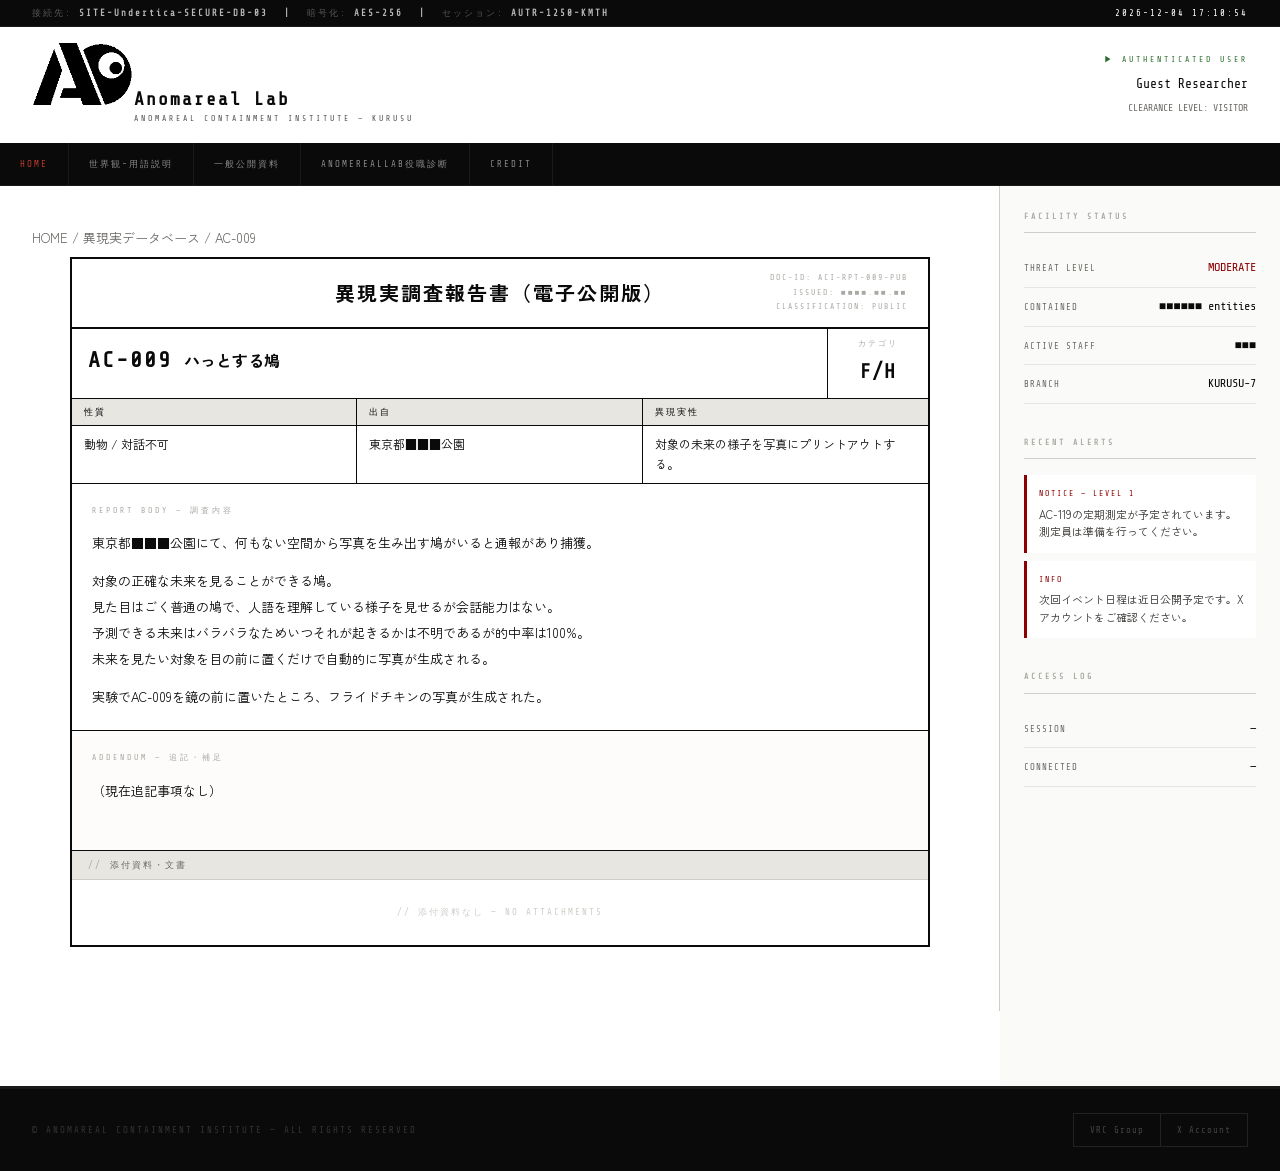
<file: public-information/AC-009.html>
<!DOCTYPE html>
<html lang="ja">
<head>
    <meta charset="UTF-8">
    <meta name="viewport" content="width=device-width, initial-scale=1.0">
    <title>異現実調査報告書 AC-009 — 異現実収容研究所</title>
    <link rel="stylesheet" href="../css/style.css">
    <link rel="preconnect" href="https://fonts.googleapis.com">
    <link rel="preconnect" href="https://fonts.gstatic.com" crossorigin>
    <link href="https://fonts.googleapis.com/css2?family=Share+Tech+Mono&family=Zen+Kaku+Gothic+New:wght@300;400;700&family=Courier+Prime:wght@400;700&display=swap" rel="stylesheet">
    <link rel="icon" type="image/x-icon" href="../img/icon.png" />
    <link rel="apple-touch-icon" type="image/png" href="../img/icon.png" />
    <style>
        :root {
            --black: #0a0a0a; --white: #fff;
            --gray-100: #e8e6e1; --gray-200: #d0cdc8; --gray-300: #aaa8a3;
            --gray-500: #6b6966; --gray-700: #0a0a0a;
            --red: #8b0000; --red-light: #c0392b;
            --mono: 'Share Tech Mono', 'Courier Prime', monospace;
            --sans: 'Zen Kaku Gothic New', sans-serif;
        }

        .breadcrumb {
            color: #6b6966;
            margin: 8px 0;
        }

        /* REPORT */
        .report-doc { background: #fff; border: 2px solid var(--black); max-width: 860px; margin: 0 auto;}
        .report-title-bar {
            border-bottom: 2px solid var(--black); padding: 16px 20px;
            text-align: center; position: relative;
        }
        .report-title-bar h1 {
            font-family: var(--sans); font-size: 20px; font-weight: 700;
            letter-spacing: 0.1em; color: var(--black);
        }
        .report-title-bar .doc-stamp {
            position: absolute; top: 50%; right: 20px; transform: translateY(-50%);
            font-family: var(--mono); font-size: 8px; letter-spacing: 2px;
            color: var(--gray-300); text-align: right; line-height: 1.8;
        }
        .report-ac-row { display: flex; border-bottom: 1px solid var(--black); }
        .report-ac-main {
            flex: 1; padding: 12px 16px; border-right: 1px solid var(--black);
            display: flex; align-items: baseline; gap: 12px;
        }
        .report-ac-main .ac-num {
            font-family: var(--mono); font-size: 22px; font-weight: bold;
            letter-spacing: 2px; color: var(--black);
        }
        .report-ac-main .ac-name {
            font-family: var(--sans); font-size: 16px; font-weight: 700; color: var(--black);
        }
        .report-ac-category {
            width: 100px; flex-shrink: 0; padding: 8px 12px; text-align: center;
        }
        .report-ac-category .cat-label {
            font-family: var(--mono); font-size: 8px; letter-spacing: 2px;
            color: var(--gray-300); display: block; margin-bottom: 2px;
        }
        .report-ac-category .cat-value {
            font-family: var(--mono); font-size: 20px; font-weight: bold;
            color: var(--black); letter-spacing: 1px;
        }
        .report-meta-row { display: flex; border-bottom: 1px solid var(--black); }
        .report-meta-cell { flex: 1; border-right: 1px solid var(--black); }
        .report-meta-cell:last-child { border-right: none; }
        .report-meta-cell .meta-label {
            font-family: var(--mono); font-size: 9px; letter-spacing: 2px; color: var(--black);
            background: var(--gray-100); padding: 5px 12px;
            border-bottom: 1px solid var(--black); display: block;
        }
        .report-meta-cell .meta-value { padding: 8px 12px; font-size: 12px; color: var(--gray-700); line-height: 1.7; }
        .report-body { border-bottom: 1px solid var(--black); padding: 20px; min-height: 160px; }
        .report-body .body-label {
            font-family: var(--mono); font-size: 8px; letter-spacing: 3px;
            color: var(--gray-300); display: block; margin-bottom: 12px;
        }
        .report-body p { font-size: 13px; color: var(--gray-700); line-height: 2; margin-bottom: 12px; }
        .report-body p:last-child { margin-bottom: 0; }
        .report-addendum { border-bottom: 1px solid var(--black); padding: 20px; min-height: 120px; background: #fdfcfa; }
        .report-addendum .body-label {
            font-family: var(--mono); font-size: 8px; letter-spacing: 3px;
            color: var(--gray-300); display: block; margin-bottom: 12px;
        }
        .report-addendum p { font-size: 13px; color: var(--gray-700); line-height: 2; margin-bottom: 10px; }
        .report-addendum p:last-child { margin-bottom: 0; }

        /* ATTACHMENT */
        .report-attachment {}
        .att-label-bar {
            font-family: var(--mono); font-size: 9px; letter-spacing: 2px; color: var(--gray-500);
            background: var(--gray-100); padding: 6px 16px;
            border-bottom: 1px solid var(--gray-200); display: flex; align-items: center; gap: 8px;
        }
        .att-label-bar::before { content: '//'; color: var(--gray-300); }
        .att-file-list { list-style: none; padding: 0; }
        .att-file-list li { border-bottom: 1px solid var(--gray-100); }
        .att-file-list li:last-child { border-bottom: none; }
        .att-file-btn {
            width: 100%; background: transparent; border: none; padding: 12px 16px;
            display: flex; align-items: center; gap: 12px; cursor: pointer;
            text-align: left; transition: background 0.15s;
        }
        .att-file-btn:hover { background: var(--gray-100); }
        .att-file-btn.active { background: var(--gray-100); }
        .att-file-btn .file-icon {
            font-family: var(--mono); font-size: 8px; letter-spacing: 1px;
            padding: 2px 6px; border: 1px solid var(--gray-200); color: var(--gray-500);
            white-space: nowrap; min-width: 40px; text-align: center; flex-shrink: 0;
        }
        .att-file-btn .file-icon.t-pdf  { border-color: var(--red); color: var(--red); }
        .att-file-btn .file-icon.t-img  { border-color: #2a4a6b; color: #2a4a6b; }
        .att-file-btn .file-icon.t-vid  { border-color: #2a5a2a; color: #2a5a2a; }
        .att-file-btn .file-icon.t-aud  { border-color: #4a3a6b; color: #4a3a6b; }
        .att-file-btn .file-name { font-family: var(--mono); font-size: 11px; letter-spacing: 1px; color: var(--black); flex: 1; }
        .att-file-btn .file-meta { font-family: var(--mono); font-size: 9px; color: var(--gray-300); white-space: nowrap; }
        .att-file-btn .file-chevron { font-family: var(--mono); font-size: 14px; color: var(--gray-300); transition: transform 0.2s; flex-shrink: 0; }
        .att-file-btn.active .file-chevron { transform: rotate(90deg); }
        .att-viewer { display: none; border-top: 1px solid var(--gray-200); background: #111; }
        .att-viewer.show { display: block; }
        .att-viewer-header {
            background: #0a0a0a; padding: 8px 16px;
            display: flex; align-items: center; justify-content: space-between; border-bottom: 1px solid #222;
        }
        .att-viewer-header span { font-family: var(--mono); font-size: 9px; letter-spacing: 2px; color: #555; }
        .att-viewer-close {
            font-family: var(--mono); font-size: 9px; letter-spacing: 1px; color: #444;
            background: transparent; border: 1px solid #333; padding: 3px 10px;
            cursor: pointer; transition: all 0.15s;
        }
        .att-viewer-close:hover { border-color: #666; color: #888; }
        .viewer-pdf iframe { width: 100%; height: 520px; display: block; border: none; }
        .viewer-img { padding: 20px; text-align: center; background: #0d0d0d; }
        .viewer-img img { max-width: 100%; max-height: 500px; object-fit: contain; border: 1px solid #222; }
        .viewer-vid { padding: 20px; background: #0d0d0d; text-align: center; }
        .viewer-vid video { max-width: 100%; max-height: 480px; border: 1px solid #222; }
        .viewer-aud { padding: 32px 20px; background: #0d0d0d; text-align: center; }
        .viewer-aud .aud-label { font-family: var(--mono); font-size: 9px; letter-spacing: 3px; color: #444; margin-bottom: 16px; display: block; }
        .viewer-aud audio { width: 100%; max-width: 480px; }
        .viewer-placeholder { padding: 40px; text-align: center; background: #0d0d0d; }
        .viewer-placeholder p { font-family: var(--mono); font-size: 9px; letter-spacing: 2px; color: #2a2a2a; line-height: 2.2; }
        .att-empty { padding: 24px 16px; font-family: var(--mono); font-size: 9px; letter-spacing: 2px; color: var(--gray-200); text-align: center; }

        @media (max-width: 768px) {
            .report-title-bar .doc-stamp { display: none; }
            .report-ac-main .ac-num { font-size: 16px; }
            .report-ac-main .ac-name { font-size: 13px; }
            .report-meta-row { flex-direction: column; }
            .report-meta-cell { border-right: none; border-bottom: 1px solid var(--black); }
            .report-meta-cell:last-child { border-bottom: none; }
            .site-footer { flex-direction: column; align-items: flex-start; padding: 20px 16px; }
        }
    </style>
</head>
<body>

<!-- TOP BAR -->
<div class="topbar">
    <span style="display: inline-block">接続先: <b>SITE-Undertica-SECURE-DB-03</b></span>
    <b>|</b>
    <span style="display: inline-block">暗号化: <b>AES-256</b></span>
    <b>|</b>
    <span style="display: inline-block">セッション: <b>AUTR-1250-KMTH</b></span>
    <span class="topbar-right" id="clock"></span>
</div>

<!-- HEADER -->
<header class="site-header">
    <a href="../index.html" class="site-logo">
        <div class="logo-mark"><img src="../img/logo.png" alt="Anomareal Lab"></div>
        <div class="logo-text">
            <span class="logo-main">Anomareal Lab</span>
            <span class="logo-sub">ANOMAREAL CONTAINMENT INSTITUTE — KURUSU</span>
        </div>
    </a>
    <div class="header-user">
        <span class="user-label">▶ AUTHENTICATED USER</span>
        <span class="user-name">Guest Researcher</span>
        <span class="user-level">CLEARANCE LEVEL: VISITOR</span>
    </div>
</header>

<!-- PC NAV -->
<nav class="headerNav pc">
    <ul class="site-nav">
        <li><a href="../index.html" class="active">Home</a></li>
        <li><a href="../glossary.html">世界観-用語説明</a></li>
        <li><a href="../index.html#anomarealDB">一般公開資料</a></li>
        <li><a href="../rolefit.html">AnomerealLab役職診断</a></li>
        <li><a href="../credit.html">Credit</a></li>
    </ul>
</nav>

<!-- SP NAV -->
<nav class="headerNav sp">
    <div class="sp-menu-overlay" id="spMenu">
        <ul class="site-nav">
            <li><a href="../index.html">Home</a></li>
            <li><a href="../glossary.html">世界観-用語説明</a></li>
            <li><a href="../index.html#anomarealDB">一般公開資料</a></li>
            <li><a href="../rolefit.html">AnomerealLab役職診断</a></li>
            <li><a href="../credit.html">Credit</a></li>
        </ul>
    </div>
</nav>
<button class="hamburger-btn" id="hamburger" aria-label="メニュー">
    <span class="bar"></span>
    <span class="bar"></span>
    <span class="bar"></span>
</button>

<div class="wrap">
    <main>
        <div class="breadcrumb">
            <a href="../index.html">HOME</a>
            <span>/</span>
            <a href="../index.html#anomarealDB">異現実データベース</a>
            <span>/</span>
            <span>AC-009</span>
        </div>

        <div class="report-doc">

            <div class="report-title-bar">
                <h1>異現実調査報告書（電子公開版）</h1>
                <div class="doc-stamp">
                    DOC-ID: ACI-RPT-009-PUB<br>
                    ISSUED: ■■■■.■■.■■<br>
                    CLASSIFICATION: PUBLIC
                </div>
            </div>

            <div class="report-ac-row">
                <div class="report-ac-main">
                    <span class="ac-num">AC-009</span>
                    <span class="ac-name">ハっとする鳩</span>
                </div>
                <div class="report-ac-category">
                    <span class="cat-label">カテゴリ</span>
                    <span class="cat-value">F/H</span>
                </div>
            </div>

            <div class="report-meta-row">
                <div class="report-meta-cell">
                    <span class="meta-label">性質</span>
                    <div class="meta-value">動物 / 対話不可</div>
                </div>
                <div class="report-meta-cell">
                    <span class="meta-label">出自</span>
                    <div class="meta-value">東京都■■■公園</div>
                </div>
                <div class="report-meta-cell">
                    <span class="meta-label">異現実性</span>
                    <div class="meta-value">対象の未来の様子を写真にプリントアウトする。</div>
                </div>
            </div>

            <div class="report-body">
                <span class="body-label">REPORT BODY — 調査内容</span>
                <p>東京都■■■公園にて、何もない空間から写真を生み出す鳩がいると通報があり捕獲。</p>
                <p>対象の正確な未来を見ることができる鳩。<br>
                見た目はごく普通の鳩で、人語を理解している様子を見せるが会話能力はない。<br>
                予測できる未来はバラバラなためいつそれが起きるかは不明であるが的中率は100%。<br>
                未来を見たい対象を目の前に置くだけで自動的に写真が生成される。</p>
                <p>実験でAC-009を鏡の前に置いたところ、フライドチキンの写真が生成された。</p>
            </div>

            <div class="report-addendum">
                <span class="body-label">ADDENDUM — 追記・補足</span>
                <p>（現在追記事項なし）</p>
            </div>

            <div class="report-attachment">
                <div class="att-label-bar">添付資料・文書</div>
                <ul class="att-file-list" id="fileList"></ul>
                <div class="att-viewer" id="attViewer">
                    <div class="att-viewer-header">
                        <span id="viewerTitle">—</span>
                        <button class="att-viewer-close" id="viewerClose">✕ 閉じる</button>
                    </div>
                    <div id="viewerBody"></div>
                </div>
            </div>

        </div>
    </main>

    <!-- ASIDE -->
    <aside>
        <div class="aside-block">
            <h3>Facility Status</h3>
            <div class="aside-stat">
                <span class="label">THREAT LEVEL</span>
                <span class="value red">MODERATE</span>
            </div>
            <div class="aside-stat">
                <span class="label">CONTAINED</span>
                <span class="value">■■■■■■ entities</span>
            </div>
            <div class="aside-stat">
                <span class="label">ACTIVE STAFF</span>
                <span class="value">■■■</span>
            </div>
            <div class="aside-stat">
                <span class="label">BRANCH</span>
                <span class="value">KURUSU-7</span>
            </div>
        </div>
        <div class="aside-block">
            <h3>Recent Alerts</h3>
            <div class="aside-alert">
                <div class="alert-level">NOTICE — LEVEL 1</div>
                <p>AC-119の定期測定が予定されています。測定員は準備を行ってください。</p>
            </div>
            <div class="aside-alert">
                <div class="alert-level">INFO</div>
                <p>次回イベント日程は近日公開予定です。Xアカウントをご確認ください。</p>
            </div>
        </div>
        <div class="aside-block">
            <h3>Access Log</h3>
            <div class="aside-stat">
                <span class="label">SESSION</span>
                <span class="value" id="sessionId">—</span>
            </div>
            <div class="aside-stat">
                <span class="label">CONNECTED</span>
                <span class="value" id="connTime">—</span>
            </div>
        </div>
    </aside>
</div>

<!-- FOOTER -->
<footer class="site-footer">
    <span class="footer-copy">© ANOMAREAL CONTAINMENT INSTITUTE — ALL RIGHTS RESERVED</span>
    <ul>
        <li><a href="https://vrchat.com/home/group/grp_bea6d950-9024-4336-a939-9d74d0cdbd9a" target="_blank" rel="noopener">VRC Group</a></li>
        <li><a href="https://x.com/anomareal_lab" target="_blank" rel="noopener">X Account</a></li>
    </ul>
</footer>

<script>
    // Clock
    function updateClock() {
        const now = new Date();
        const p = n => String(n).padStart(2,'0');
        document.getElementById('clock').textContent =
            `${now.getFullYear()}-${p(now.getMonth()+1)}-${p(now.getDate())} ${p(now.getHours())}:${p(now.getMinutes())}:${p(now.getSeconds())}`;
    }
    setInterval(updateClock, 1000); updateClock();

    // Hamburger
    const hambtn = document.getElementById('hamburger');
    const spmenu = document.getElementById('spMenu');
    hambtn.addEventListener('click', () => {
        const open = hambtn.classList.toggle('is-open');
        spmenu.classList.toggle('is-open', open);
        document.body.classList.toggle('nav-open', open);
    });

    // =============================================
    // 添付ファイル設定
    // type: 'pdf' | 'img' | 'vid' | 'aud'
    // src : ファイルへのパス（例: 'files/report.pdf'）
    // =============================================
    const attachments = [
        /* {
            name: 'AC-009_現場写真_01.jpg',
            type: 'img',
            label: 'JPG',
            meta: '撮影: ■■■■',
            src: ''  // ← ここにパスを入力
        },
        {
            name: 'AC-009_測定記録.pdf',
            type: 'pdf',
            label: 'PDF',
            meta: '2024.03.■■',
            src: ''  // ← ここにパスを入力
        },
        {
            name: 'AC-009_観察映像.mp4',
            type: 'vid',
            label: 'MP4',
            meta: '00:02:34',
            src: ''  // ← ここにパスを入力
        },
        {
            name: 'AC-009_音声記録.mp3',
            type: 'aud',
            label: 'MP3',
            meta: '00:01:12',
            src: ''  // ← ここにパスを入力
        }, */
    ];

    const fileList    = document.getElementById('fileList');
    const attViewer   = document.getElementById('attViewer');
    const viewerBody  = document.getElementById('viewerBody');
    const viewerTitle = document.getElementById('viewerTitle');
    const viewerClose = document.getElementById('viewerClose');
    let activeBtn = null;

    function buildFileList() {
        if (!attachments.length) {
            fileList.innerHTML = '<li class="att-empty">// 添付資料なし — NO ATTACHMENTS</li>';
            return;
        }
        attachments.forEach((file, idx) => {
            const li = document.createElement('li');
            li.innerHTML = `
                <button class="att-file-btn" data-idx="${idx}">
                    <span class="file-icon t-${file.type}">${file.label}</span>
                    <span class="file-name">${file.name}</span>
                    <span class="file-meta">${file.meta}</span>
                    <span class="file-chevron">›</span>
                </button>`;
            fileList.appendChild(li);
        });
        fileList.querySelectorAll('.att-file-btn').forEach(btn => {
            btn.addEventListener('click', () => {
                const file = attachments[parseInt(btn.dataset.idx)];
                if (activeBtn === btn && attViewer.classList.contains('show')) {
                    closeViewer(); return;
                }
                if (activeBtn) activeBtn.classList.remove('active');
                btn.classList.add('active');
                activeBtn = btn;
                openViewer(file);
            });
        });
    }

    function openViewer(file) {
        viewerTitle.textContent = file.name;

        // パス未設定の場合はデモ表示
        if (!file.src) {
            viewerBody.innerHTML = `<div class="viewer-placeholder">
                <p>// FILE NOT LINKED<br><br></p></div>`;
            attViewer.classList.add('show');
            attViewer.scrollIntoView({ behavior: 'smooth', block: 'nearest' });
            return;
        }

        const viewers = {
            pdf: () => `<div class="viewer-pdf"><iframe src="${file.src}" title="${file.name}"></iframe></div>`,
            img: () => `<div class="viewer-img"><img src="${file.src}" alt="${file.name}"></div>`,
            vid: () => `<div class="viewer-vid"><video controls><source src="${file.src}">動画を再生できません。</video></div>`,
            aud: () => `<div class="viewer-aud"><span class="aud-label">// AUDIO — ${file.name}</span><audio controls><source src="${file.src}">音声を再生できません。</audio></div>`,
        };
        viewerBody.innerHTML = (viewers[file.type] || viewers.pdf)();
        attViewer.classList.add('show');
        attViewer.scrollIntoView({ behavior: 'smooth', block: 'nearest' });
    }

    function closeViewer() {
        attViewer.classList.remove('show');
        viewerBody.innerHTML = '';
        if (activeBtn) { activeBtn.classList.remove('active'); activeBtn = null; }
    }

    viewerClose.addEventListener('click', closeViewer);
    buildFileList();
</script>
</body>
</html>
</file>
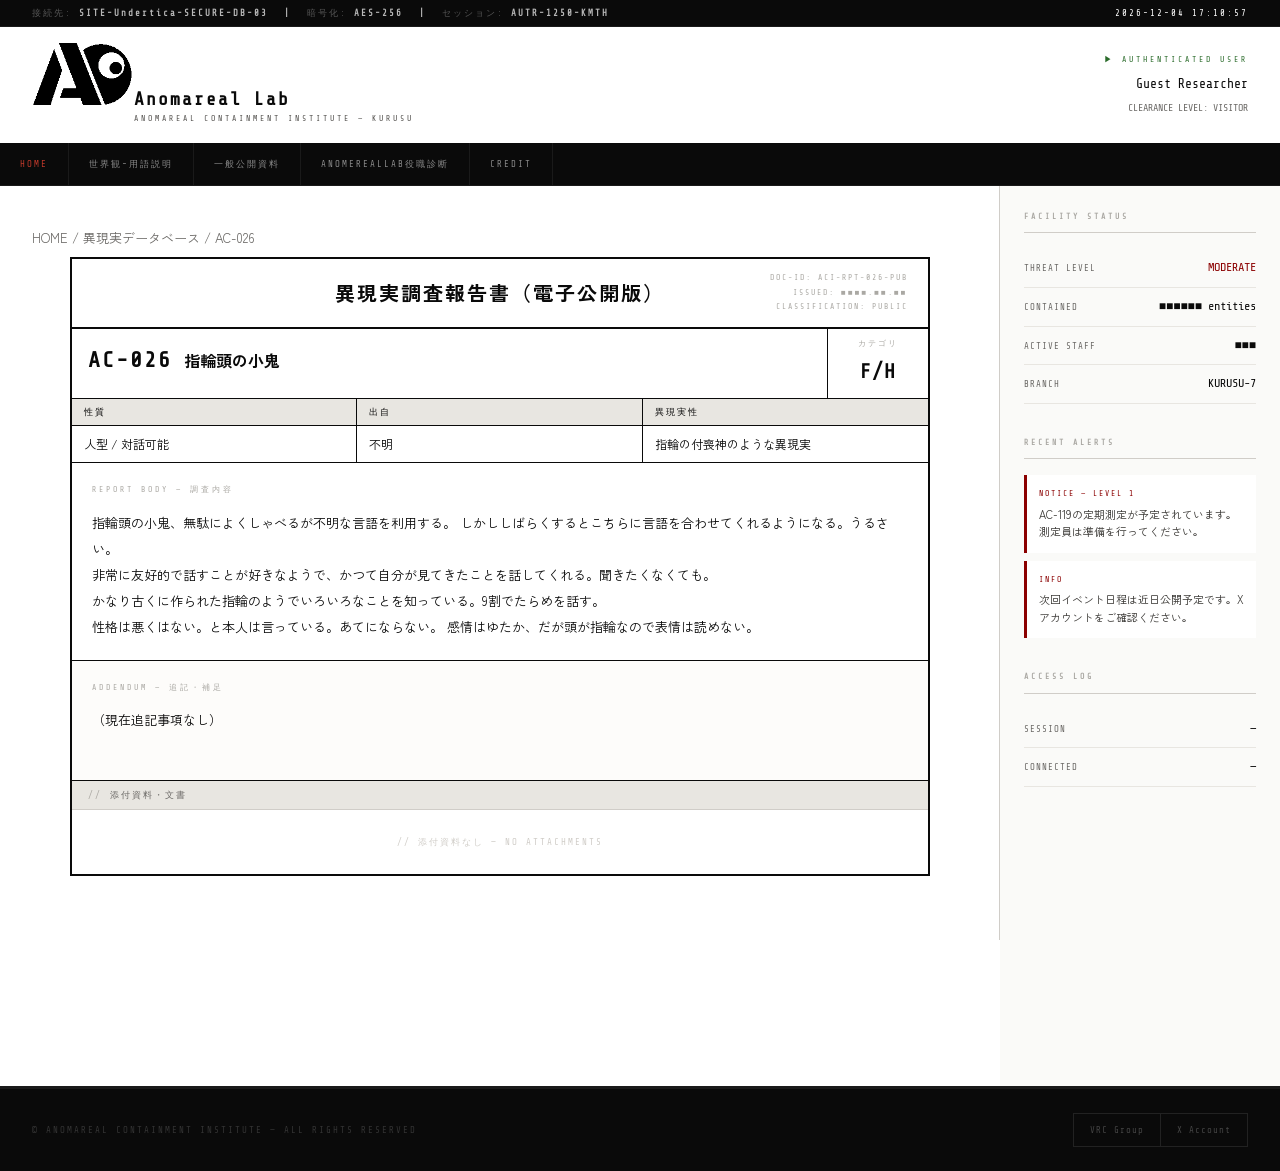
<file: public-information/AC-026.html>
<!DOCTYPE html>
<html lang="ja">
<head>
    <meta charset="UTF-8">
    <meta name="viewport" content="width=device-width, initial-scale=1.0">
    <title>異現実調査報告書 AC-026 — 異現実収容研究所</title>
    <link rel="stylesheet" href="../css/style.css">
    <link rel="preconnect" href="https://fonts.googleapis.com">
    <link rel="preconnect" href="https://fonts.gstatic.com" crossorigin>
    <link href="https://fonts.googleapis.com/css2?family=Share+Tech+Mono&family=Zen+Kaku+Gothic+New:wght@300;400;700&family=Courier+Prime:wght@400;700&display=swap" rel="stylesheet">
    <link rel="icon" type="image/x-icon" href="../img/icon.png" />
    <link rel="apple-touch-icon" type="image/png" href="../img/icon.png" />
    <style>
        :root {
            --black: #0a0a0a; --white: #fff;
            --gray-100: #e8e6e1; --gray-200: #d0cdc8; --gray-300: #aaa8a3;
            --gray-500: #6b6966; --gray-700: #0a0a0a;
            --red: #8b0000; --red-light: #c0392b;
            --mono: 'Share Tech Mono', 'Courier Prime', monospace;
            --sans: 'Zen Kaku Gothic New', sans-serif;
        }

        .breadcrumb {
            color: #6b6966;
            margin: 8px 0;
        }

        /* REPORT */
        .report-doc { background: #fff; border: 2px solid var(--black); max-width: 860px; margin: 0 auto;}
        .report-title-bar {
            border-bottom: 2px solid var(--black); padding: 16px 20px;
            text-align: center; position: relative;
        }
        .report-title-bar h1 {
            font-family: var(--sans); font-size: 20px; font-weight: 700;
            letter-spacing: 0.1em; color: var(--black);
        }
        .report-title-bar .doc-stamp {
            position: absolute; top: 50%; right: 20px; transform: translateY(-50%);
            font-family: var(--mono); font-size: 8px; letter-spacing: 2px;
            color: var(--gray-300); text-align: right; line-height: 1.8;
        }
        .report-ac-row { display: flex; border-bottom: 1px solid var(--black); }
        .report-ac-main {
            flex: 1; padding: 12px 16px; border-right: 1px solid var(--black);
            display: flex; align-items: baseline; gap: 12px;
        }
        .report-ac-main .ac-num {
            font-family: var(--mono); font-size: 22px; font-weight: bold;
            letter-spacing: 2px; color: var(--black);
        }
        .report-ac-main .ac-name {
            font-family: var(--sans); font-size: 16px; font-weight: 700; color: var(--black);
        }
        .report-ac-category {
            width: 100px; flex-shrink: 0; padding: 8px 12px; text-align: center;
        }
        .report-ac-category .cat-label {
            font-family: var(--mono); font-size: 8px; letter-spacing: 2px;
            color: var(--gray-300); display: block; margin-bottom: 2px;
        }
        .report-ac-category .cat-value {
            font-family: var(--mono); font-size: 20px; font-weight: bold;
            color: var(--black); letter-spacing: 1px;
        }
        .report-meta-row { display: flex; border-bottom: 1px solid var(--black); }
        .report-meta-cell { flex: 1; border-right: 1px solid var(--black); }
        .report-meta-cell:last-child { border-right: none; }
        .report-meta-cell .meta-label {
            font-family: var(--mono); font-size: 9px; letter-spacing: 2px; color: var(--black);
            background: var(--gray-100); padding: 5px 12px;
            border-bottom: 1px solid var(--black); display: block;
        }
        .report-meta-cell .meta-value { padding: 8px 12px; font-size: 12px; color: var(--gray-700); line-height: 1.7; }
        .report-body { border-bottom: 1px solid var(--black); padding: 20px; min-height: 160px; }
        .report-body .body-label {
            font-family: var(--mono); font-size: 8px; letter-spacing: 3px;
            color: var(--gray-300); display: block; margin-bottom: 12px;
        }
        .report-body p { font-size: 13px; color: var(--gray-700); line-height: 2; margin-bottom: 12px; }
        .report-body p:last-child { margin-bottom: 0; }
        .report-addendum { border-bottom: 1px solid var(--black); padding: 20px; min-height: 120px; background: #fdfcfa; }
        .report-addendum .body-label {
            font-family: var(--mono); font-size: 8px; letter-spacing: 3px;
            color: var(--gray-300); display: block; margin-bottom: 12px;
        }
        .report-addendum p { font-size: 13px; color: var(--gray-700); line-height: 2; margin-bottom: 10px; }
        .report-addendum p:last-child { margin-bottom: 0; }

        /* ATTACHMENT */
        .report-attachment {}
        .att-label-bar {
            font-family: var(--mono); font-size: 9px; letter-spacing: 2px; color: var(--gray-500);
            background: var(--gray-100); padding: 6px 16px;
            border-bottom: 1px solid var(--gray-200); display: flex; align-items: center; gap: 8px;
        }
        .att-label-bar::before { content: '//'; color: var(--gray-300); }
        .att-file-list { list-style: none; padding: 0; }
        .att-file-list li { border-bottom: 1px solid var(--gray-100); }
        .att-file-list li:last-child { border-bottom: none; }
        .att-file-btn {
            width: 100%; background: transparent; border: none; padding: 12px 16px;
            display: flex; align-items: center; gap: 12px; cursor: pointer;
            text-align: left; transition: background 0.15s;
        }
        .att-file-btn:hover { background: var(--gray-100); }
        .att-file-btn.active { background: var(--gray-100); }
        .att-file-btn .file-icon {
            font-family: var(--mono); font-size: 8px; letter-spacing: 1px;
            padding: 2px 6px; border: 1px solid var(--gray-200); color: var(--gray-500);
            white-space: nowrap; min-width: 40px; text-align: center; flex-shrink: 0;
        }
        .att-file-btn .file-icon.t-pdf  { border-color: var(--red); color: var(--red); }
        .att-file-btn .file-icon.t-img  { border-color: #2a4a6b; color: #2a4a6b; }
        .att-file-btn .file-icon.t-vid  { border-color: #2a5a2a; color: #2a5a2a; }
        .att-file-btn .file-icon.t-aud  { border-color: #4a3a6b; color: #4a3a6b; }
        .att-file-btn .file-name { font-family: var(--mono); font-size: 11px; letter-spacing: 1px; color: var(--black); flex: 1; }
        .att-file-btn .file-meta { font-family: var(--mono); font-size: 9px; color: var(--gray-300); white-space: nowrap; }
        .att-file-btn .file-chevron { font-family: var(--mono); font-size: 14px; color: var(--gray-300); transition: transform 0.2s; flex-shrink: 0; }
        .att-file-btn.active .file-chevron { transform: rotate(90deg); }
        .att-viewer { display: none; border-top: 1px solid var(--gray-200); background: #111; }
        .att-viewer.show { display: block; }
        .att-viewer-header {
            background: #0a0a0a; padding: 8px 16px;
            display: flex; align-items: center; justify-content: space-between; border-bottom: 1px solid #222;
        }
        .att-viewer-header span { font-family: var(--mono); font-size: 9px; letter-spacing: 2px; color: #555; }
        .att-viewer-close {
            font-family: var(--mono); font-size: 9px; letter-spacing: 1px; color: #444;
            background: transparent; border: 1px solid #333; padding: 3px 10px;
            cursor: pointer; transition: all 0.15s;
        }
        .att-viewer-close:hover { border-color: #666; color: #888; }
        .viewer-pdf iframe { width: 100%; height: 520px; display: block; border: none; }
        .viewer-img { padding: 20px; text-align: center; background: #0d0d0d; }
        .viewer-img img { max-width: 100%; max-height: 500px; object-fit: contain; border: 1px solid #222; }
        .viewer-vid { padding: 20px; background: #0d0d0d; text-align: center; }
        .viewer-vid video { max-width: 100%; max-height: 480px; border: 1px solid #222; }
        .viewer-aud { padding: 32px 20px; background: #0d0d0d; text-align: center; }
        .viewer-aud .aud-label { font-family: var(--mono); font-size: 9px; letter-spacing: 3px; color: #444; margin-bottom: 16px; display: block; }
        .viewer-aud audio { width: 100%; max-width: 480px; }
        .viewer-placeholder { padding: 40px; text-align: center; background: #0d0d0d; }
        .viewer-placeholder p { font-family: var(--mono); font-size: 9px; letter-spacing: 2px; color: #2a2a2a; line-height: 2.2; }
        .att-empty { padding: 24px 16px; font-family: var(--mono); font-size: 9px; letter-spacing: 2px; color: var(--gray-200); text-align: center; }

        @media (max-width: 768px) {
            .report-title-bar .doc-stamp { display: none; }
            .report-ac-main .ac-num { font-size: 16px; }
            .report-ac-main .ac-name { font-size: 13px; }
            .report-meta-row { flex-direction: column; }
            .report-meta-cell { border-right: none; border-bottom: 1px solid var(--black); }
            .report-meta-cell:last-child { border-bottom: none; }
            .site-footer { flex-direction: column; align-items: flex-start; padding: 20px 16px; }
        }
    </style>
</head>
<body>

<!-- TOP BAR -->
<div class="topbar">
    <span style="display: inline-block">接続先: <b>SITE-Undertica-SECURE-DB-03</b></span>
    <b>|</b>
    <span style="display: inline-block">暗号化: <b>AES-256</b></span>
    <b>|</b>
    <span style="display: inline-block">セッション: <b>AUTR-1250-KMTH</b></span>
    <span class="topbar-right" id="clock"></span>
</div>

<!-- HEADER -->
<header class="site-header">
    <a href="../index.html" class="site-logo">
        <div class="logo-mark"><img src="../img/logo.png" alt="Anomareal Lab"></div>
        <div class="logo-text">
            <span class="logo-main">Anomareal Lab</span>
            <span class="logo-sub">ANOMAREAL CONTAINMENT INSTITUTE — KURUSU</span>
        </div>
    </a>
    <div class="header-user">
        <span class="user-label">▶ AUTHENTICATED USER</span>
        <span class="user-name">Guest Researcher</span>
        <span class="user-level">CLEARANCE LEVEL: VISITOR</span>
    </div>
</header>

<!-- PC NAV -->
<nav class="headerNav pc">
    <ul class="site-nav">
        <li><a href="../index.html" class="active">Home</a></li>
        <li><a href="../glossary.html">世界観-用語説明</a></li>
        <li><a href="../index.html#anomarealDB">一般公開資料</a></li>
        <li><a href="../rolefit.html">AnomerealLab役職診断</a></li>
        <li><a href="../credit.html">Credit</a></li>
    </ul>
</nav>

<!-- SP NAV -->
<nav class="headerNav sp">
    <div class="sp-menu-overlay" id="spMenu">
        <ul class="site-nav">
            <li><a href="../index.html">Home</a></li>
            <li><a href="../glossary.html">世界観-用語説明</a></li>
            <li><a href="../index.html#anomarealDB">一般公開資料</a></li>
            <li><a href="../rolefit.html">AnomerealLab役職診断</a></li>
            <li><a href="../credit.html">Credit</a></li>
        </ul>
    </div>
</nav>
<button class="hamburger-btn" id="hamburger" aria-label="メニュー">
    <span class="bar"></span>
    <span class="bar"></span>
    <span class="bar"></span>
</button>

<div class="wrap">
    <main>
        <div class="breadcrumb">
            <a href="../index.html">HOME</a>
            <span>/</span>
            <a href="../index.html#anomarealDB">異現実データベース</a>
            <span>/</span>
            <span>AC-026</span>
        </div>

        <div class="report-doc">

            <div class="report-title-bar">
                <h1>異現実調査報告書（電子公開版）</h1>
                <div class="doc-stamp">
                    DOC-ID: ACI-RPT-026-PUB<br>
                    ISSUED: ■■■■.■■.■■<br>
                    CLASSIFICATION: PUBLIC
                </div>
            </div>

            <div class="report-ac-row">
                <div class="report-ac-main">
                    <span class="ac-num">AC-026</span>
                    <span class="ac-name">指輪頭の小鬼</span>
                </div>
                <div class="report-ac-category">
                    <span class="cat-label">カテゴリ</span>
                    <span class="cat-value">F/H</span>
                </div>
            </div>

            <div class="report-meta-row">
                <div class="report-meta-cell">
                    <span class="meta-label">性質</span>
                    <div class="meta-value">人型 / 対話可能</div>
                </div>
                <div class="report-meta-cell">
                    <span class="meta-label">出自</span>
                    <div class="meta-value">不明</div>
                </div>
                <div class="report-meta-cell">
                    <span class="meta-label">異現実性</span>
                    <div class="meta-value">指輪の付喪神のような異現実</div>
                </div>
            </div>

            <div class="report-body">
                <span class="body-label">REPORT BODY — 調査内容</span>
                <p>指輪頭の小鬼、無駄によくしゃべるが不明な言語を利用する。 しかししばらくするとこちらに言語を合わせてくれるようになる。うるさい。<br>
                非常に友好的で話すことが好きなようで、かつて自分が見てきたことを話してくれる。聞きたくなくても。<br>
                かなり古くに作られた指輪のようでいろいろなことを知っている。9割でたらめを話す。<br>
                性格は悪くはない。と本人は言っている。あてにならない。 感情はゆたか、だが頭が指輪なので表情は読めない。</p>
            </div>

            <div class="report-addendum">
                <span class="body-label">ADDENDUM — 追記・補足</span>
                <p>（現在追記事項なし）</p>
            </div>

            <div class="report-attachment">
                <div class="att-label-bar">添付資料・文書</div>
                <ul class="att-file-list" id="fileList"></ul>
                <div class="att-viewer" id="attViewer">
                    <div class="att-viewer-header">
                        <span id="viewerTitle">—</span>
                        <button class="att-viewer-close" id="viewerClose">✕ 閉じる</button>
                    </div>
                    <div id="viewerBody"></div>
                </div>
            </div>

        </div>
    </main>

    <!-- ASIDE -->
    <aside>
        <div class="aside-block">
            <h3>Facility Status</h3>
            <div class="aside-stat">
                <span class="label">THREAT LEVEL</span>
                <span class="value red">MODERATE</span>
            </div>
            <div class="aside-stat">
                <span class="label">CONTAINED</span>
                <span class="value">■■■■■■ entities</span>
            </div>
            <div class="aside-stat">
                <span class="label">ACTIVE STAFF</span>
                <span class="value">■■■</span>
            </div>
            <div class="aside-stat">
                <span class="label">BRANCH</span>
                <span class="value">KURUSU-7</span>
            </div>
        </div>
        <div class="aside-block">
            <h3>Recent Alerts</h3>
            <div class="aside-alert">
                <div class="alert-level">NOTICE — LEVEL 1</div>
                <p>AC-119の定期測定が予定されています。測定員は準備を行ってください。</p>
            </div>
            <div class="aside-alert">
                <div class="alert-level">INFO</div>
                <p>次回イベント日程は近日公開予定です。Xアカウントをご確認ください。</p>
            </div>
        </div>
        <div class="aside-block">
            <h3>Access Log</h3>
            <div class="aside-stat">
                <span class="label">SESSION</span>
                <span class="value" id="sessionId">—</span>
            </div>
            <div class="aside-stat">
                <span class="label">CONNECTED</span>
                <span class="value" id="connTime">—</span>
            </div>
        </div>
    </aside>
</div>

<!-- FOOTER -->
<footer class="site-footer">
    <span class="footer-copy">© ANOMAREAL CONTAINMENT INSTITUTE — ALL RIGHTS RESERVED</span>
    <ul>
        <li><a href="https://vrchat.com/home/group/grp_bea6d950-9024-4336-a939-9d74d0cdbd9a" target="_blank" rel="noopener">VRC Group</a></li>
        <li><a href="https://x.com/anomareal_lab" target="_blank" rel="noopener">X Account</a></li>
    </ul>
</footer>

<script>
    // Clock
    function updateClock() {
        const now = new Date();
        const p = n => String(n).padStart(2,'0');
        document.getElementById('clock').textContent =
            `${now.getFullYear()}-${p(now.getMonth()+1)}-${p(now.getDate())} ${p(now.getHours())}:${p(now.getMinutes())}:${p(now.getSeconds())}`;
    }
    setInterval(updateClock, 1000); updateClock();

    // Hamburger
    const hambtn = document.getElementById('hamburger');
    const spmenu = document.getElementById('spMenu');
    hambtn.addEventListener('click', () => {
        const open = hambtn.classList.toggle('is-open');
        spmenu.classList.toggle('is-open', open);
        document.body.classList.toggle('nav-open', open);
    });

    // =============================================
    // 添付ファイル設定
    // type: 'pdf' | 'img' | 'vid' | 'aud'
    // src : ファイルへのパス（例: 'files/report.pdf'）
    // =============================================
    const attachments = [
        /* {
            name: 'AC-009_現場写真_01.jpg',
            type: 'img',
            label: 'JPG',
            meta: '撮影: ■■■■',
            src: ''  // ← ここにパスを入力
        },
        {
            name: 'AC-009_測定記録.pdf',
            type: 'pdf',
            label: 'PDF',
            meta: '2024.03.■■',
            src: ''  // ← ここにパスを入力
        },
        {
            name: 'AC-009_観察映像.mp4',
            type: 'vid',
            label: 'MP4',
            meta: '00:02:34',
            src: ''  // ← ここにパスを入力
        },
        {
            name: 'AC-009_音声記録.mp3',
            type: 'aud',
            label: 'MP3',
            meta: '00:01:12',
            src: ''  // ← ここにパスを入力
        }, */
    ];

    const fileList    = document.getElementById('fileList');
    const attViewer   = document.getElementById('attViewer');
    const viewerBody  = document.getElementById('viewerBody');
    const viewerTitle = document.getElementById('viewerTitle');
    const viewerClose = document.getElementById('viewerClose');
    let activeBtn = null;

    function buildFileList() {
        if (!attachments.length) {
            fileList.innerHTML = '<li class="att-empty">// 添付資料なし — NO ATTACHMENTS</li>';
            return;
        }
        attachments.forEach((file, idx) => {
            const li = document.createElement('li');
            li.innerHTML = `
                <button class="att-file-btn" data-idx="${idx}">
                    <span class="file-icon t-${file.type}">${file.label}</span>
                    <span class="file-name">${file.name}</span>
                    <span class="file-meta">${file.meta}</span>
                    <span class="file-chevron">›</span>
                </button>`;
            fileList.appendChild(li);
        });
        fileList.querySelectorAll('.att-file-btn').forEach(btn => {
            btn.addEventListener('click', () => {
                const file = attachments[parseInt(btn.dataset.idx)];
                if (activeBtn === btn && attViewer.classList.contains('show')) {
                    closeViewer(); return;
                }
                if (activeBtn) activeBtn.classList.remove('active');
                btn.classList.add('active');
                activeBtn = btn;
                openViewer(file);
            });
        });
    }

    function openViewer(file) {
        viewerTitle.textContent = file.name;

        // パス未設定の場合はデモ表示
        if (!file.src) {
            viewerBody.innerHTML = `<div class="viewer-placeholder">
                <p>// FILE NOT LINKED<br><br></p></div>`;
            attViewer.classList.add('show');
            attViewer.scrollIntoView({ behavior: 'smooth', block: 'nearest' });
            return;
        }

        const viewers = {
            pdf: () => `<div class="viewer-pdf"><iframe src="${file.src}" title="${file.name}"></iframe></div>`,
            img: () => `<div class="viewer-img"><img src="${file.src}" alt="${file.name}"></div>`,
            vid: () => `<div class="viewer-vid"><video controls><source src="${file.src}">動画を再生できません。</video></div>`,
            aud: () => `<div class="viewer-aud"><span class="aud-label">// AUDIO — ${file.name}</span><audio controls><source src="${file.src}">音声を再生できません。</audio></div>`,
        };
        viewerBody.innerHTML = (viewers[file.type] || viewers.pdf)();
        attViewer.classList.add('show');
        attViewer.scrollIntoView({ behavior: 'smooth', block: 'nearest' });
    }

    function closeViewer() {
        attViewer.classList.remove('show');
        viewerBody.innerHTML = '';
        if (activeBtn) { activeBtn.classList.remove('active'); activeBtn = null; }
    }

    viewerClose.addEventListener('click', closeViewer);
    buildFileList();
</script>
</body>
</html>
</file>
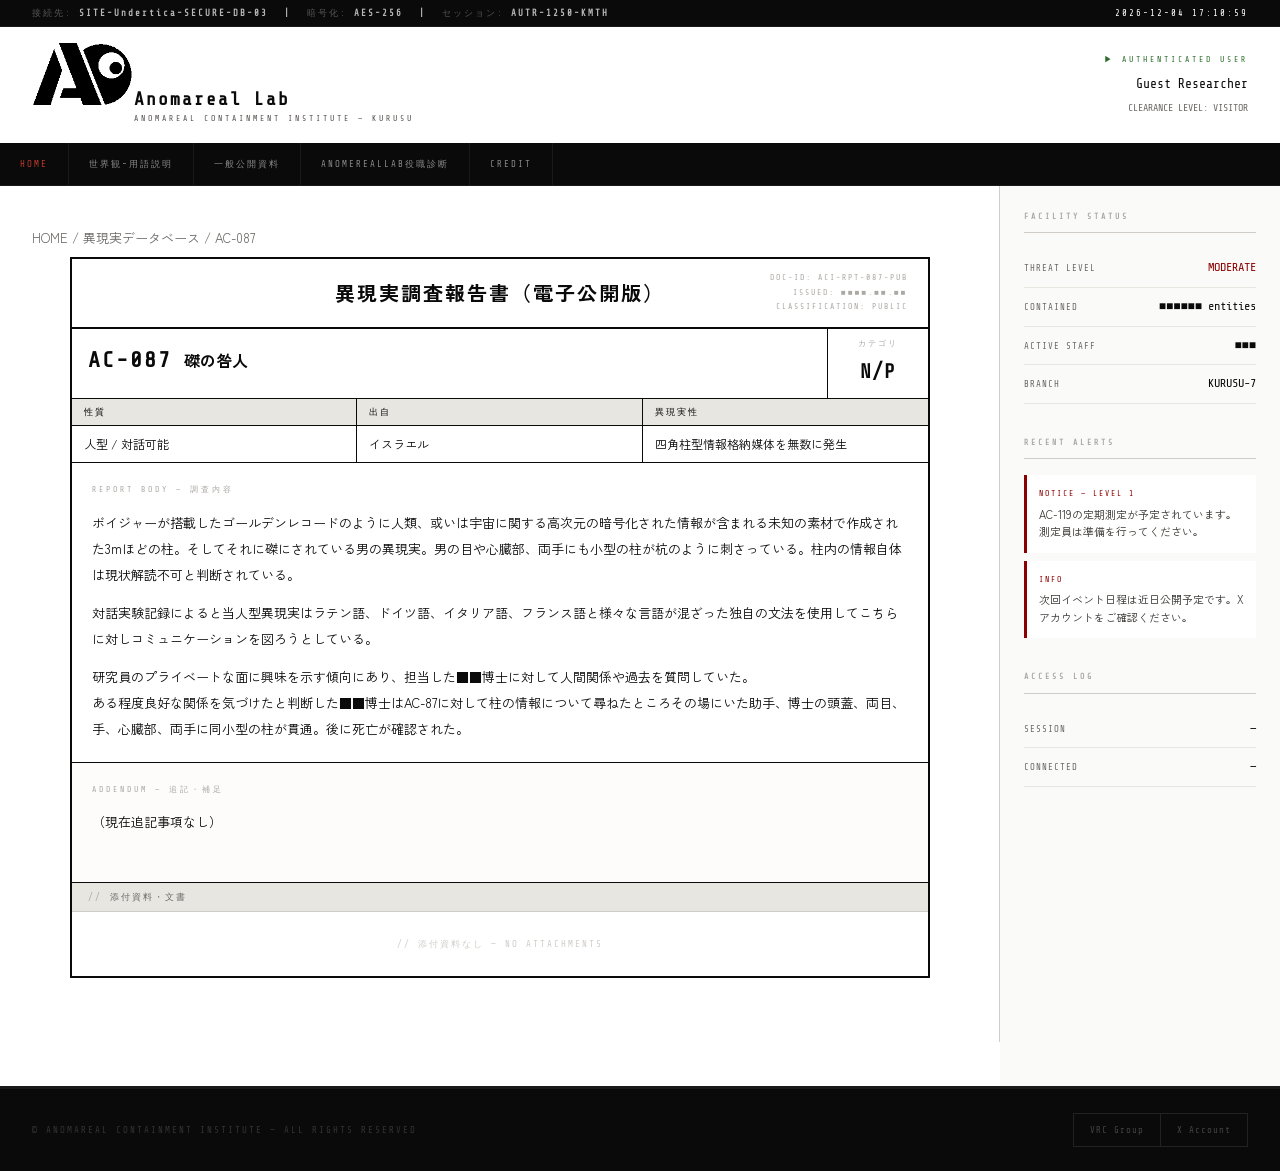
<file: public-information/AC-087.html>
<!DOCTYPE html>
<html lang="ja">
<head>
    <meta charset="UTF-8">
    <meta name="viewport" content="width=device-width, initial-scale=1.0">
    <title>異現実調査報告書 AC-087 — 異現実収容研究所</title>
    <link rel="stylesheet" href="../css/style.css">
    <link rel="preconnect" href="https://fonts.googleapis.com">
    <link rel="preconnect" href="https://fonts.gstatic.com" crossorigin>
    <link href="https://fonts.googleapis.com/css2?family=Share+Tech+Mono&family=Zen+Kaku+Gothic+New:wght@300;400;700&family=Courier+Prime:wght@400;700&display=swap" rel="stylesheet">
    <link rel="icon" type="image/x-icon" href="../img/icon.png" />
    <link rel="apple-touch-icon" type="image/png" href="../img/icon.png" />
    <style>
        :root {
            --black: #0a0a0a; --white: #fff;
            --gray-100: #e8e6e1; --gray-200: #d0cdc8; --gray-300: #aaa8a3;
            --gray-500: #6b6966; --gray-700: #0a0a0a;
            --red: #8b0000; --red-light: #c0392b;
            --mono: 'Share Tech Mono', 'Courier Prime', monospace;
            --sans: 'Zen Kaku Gothic New', sans-serif;
        }

        .breadcrumb {
            color: #6b6966;
            margin: 8px 0;
        }

        /* REPORT */
        .report-doc { background: #fff; border: 2px solid var(--black); max-width: 860px; margin: 0 auto;}
        .report-title-bar {
            border-bottom: 2px solid var(--black); padding: 16px 20px;
            text-align: center; position: relative;
        }
        .report-title-bar h1 {
            font-family: var(--sans); font-size: 20px; font-weight: 700;
            letter-spacing: 0.1em; color: var(--black);
        }
        .report-title-bar .doc-stamp {
            position: absolute; top: 50%; right: 20px; transform: translateY(-50%);
            font-family: var(--mono); font-size: 8px; letter-spacing: 2px;
            color: var(--gray-300); text-align: right; line-height: 1.8;
        }
        .report-ac-row { display: flex; border-bottom: 1px solid var(--black); }
        .report-ac-main {
            flex: 1; padding: 12px 16px; border-right: 1px solid var(--black);
            display: flex; align-items: baseline; gap: 12px;
        }
        .report-ac-main .ac-num {
            font-family: var(--mono); font-size: 22px; font-weight: bold;
            letter-spacing: 2px; color: var(--black);
        }
        .report-ac-main .ac-name {
            font-family: var(--sans); font-size: 16px; font-weight: 700; color: var(--black);
        }
        .report-ac-category {
            width: 100px; flex-shrink: 0; padding: 8px 12px; text-align: center;
        }
        .report-ac-category .cat-label {
            font-family: var(--mono); font-size: 8px; letter-spacing: 2px;
            color: var(--gray-300); display: block; margin-bottom: 2px;
        }
        .report-ac-category .cat-value {
            font-family: var(--mono); font-size: 20px; font-weight: bold;
            color: var(--black); letter-spacing: 1px;
        }
        .report-meta-row { display: flex; border-bottom: 1px solid var(--black); }
        .report-meta-cell { flex: 1; border-right: 1px solid var(--black); }
        .report-meta-cell:last-child { border-right: none; }
        .report-meta-cell .meta-label {
            font-family: var(--mono); font-size: 9px; letter-spacing: 2px; color: var(--black);
            background: var(--gray-100); padding: 5px 12px;
            border-bottom: 1px solid var(--black); display: block;
        }
        .report-meta-cell .meta-value { padding: 8px 12px; font-size: 12px; color: var(--gray-700); line-height: 1.7; }
        .report-body { border-bottom: 1px solid var(--black); padding: 20px; min-height: 160px; }
        .report-body .body-label {
            font-family: var(--mono); font-size: 8px; letter-spacing: 3px;
            color: var(--gray-300); display: block; margin-bottom: 12px;
        }
        .report-body p { font-size: 13px; color: var(--gray-700); line-height: 2; margin-bottom: 12px; }
        .report-body p:last-child { margin-bottom: 0; }
        .report-addendum { border-bottom: 1px solid var(--black); padding: 20px; min-height: 120px; background: #fdfcfa; }
        .report-addendum .body-label {
            font-family: var(--mono); font-size: 8px; letter-spacing: 3px;
            color: var(--gray-300); display: block; margin-bottom: 12px;
        }
        .report-addendum p { font-size: 13px; color: var(--gray-700); line-height: 2; margin-bottom: 10px; }
        .report-addendum p:last-child { margin-bottom: 0; }

        /* ATTACHMENT */
        .report-attachment {}
        .att-label-bar {
            font-family: var(--mono); font-size: 9px; letter-spacing: 2px; color: var(--gray-500);
            background: var(--gray-100); padding: 6px 16px;
            border-bottom: 1px solid var(--gray-200); display: flex; align-items: center; gap: 8px;
        }
        .att-label-bar::before { content: '//'; color: var(--gray-300); }
        .att-file-list { list-style: none; padding: 0; }
        .att-file-list li { border-bottom: 1px solid var(--gray-100); }
        .att-file-list li:last-child { border-bottom: none; }
        .att-file-btn {
            width: 100%; background: transparent; border: none; padding: 12px 16px;
            display: flex; align-items: center; gap: 12px; cursor: pointer;
            text-align: left; transition: background 0.15s;
        }
        .att-file-btn:hover { background: var(--gray-100); }
        .att-file-btn.active { background: var(--gray-100); }
        .att-file-btn .file-icon {
            font-family: var(--mono); font-size: 8px; letter-spacing: 1px;
            padding: 2px 6px; border: 1px solid var(--gray-200); color: var(--gray-500);
            white-space: nowrap; min-width: 40px; text-align: center; flex-shrink: 0;
        }
        .att-file-btn .file-icon.t-pdf  { border-color: var(--red); color: var(--red); }
        .att-file-btn .file-icon.t-img  { border-color: #2a4a6b; color: #2a4a6b; }
        .att-file-btn .file-icon.t-vid  { border-color: #2a5a2a; color: #2a5a2a; }
        .att-file-btn .file-icon.t-aud  { border-color: #4a3a6b; color: #4a3a6b; }
        .att-file-btn .file-name { font-family: var(--mono); font-size: 11px; letter-spacing: 1px; color: var(--black); flex: 1; }
        .att-file-btn .file-meta { font-family: var(--mono); font-size: 9px; color: var(--gray-300); white-space: nowrap; }
        .att-file-btn .file-chevron { font-family: var(--mono); font-size: 14px; color: var(--gray-300); transition: transform 0.2s; flex-shrink: 0; }
        .att-file-btn.active .file-chevron { transform: rotate(90deg); }
        .att-viewer { display: none; border-top: 1px solid var(--gray-200); background: #111; }
        .att-viewer.show { display: block; }
        .att-viewer-header {
            background: #0a0a0a; padding: 8px 16px;
            display: flex; align-items: center; justify-content: space-between; border-bottom: 1px solid #222;
        }
        .att-viewer-header span { font-family: var(--mono); font-size: 9px; letter-spacing: 2px; color: #555; }
        .att-viewer-close {
            font-family: var(--mono); font-size: 9px; letter-spacing: 1px; color: #444;
            background: transparent; border: 1px solid #333; padding: 3px 10px;
            cursor: pointer; transition: all 0.15s;
        }
        .att-viewer-close:hover { border-color: #666; color: #888; }
        .viewer-pdf iframe { width: 100%; height: 520px; display: block; border: none; }
        .viewer-img { padding: 20px; text-align: center; background: #0d0d0d; }
        .viewer-img img { max-width: 100%; max-height: 500px; object-fit: contain; border: 1px solid #222; }
        .viewer-vid { padding: 20px; background: #0d0d0d; text-align: center; }
        .viewer-vid video { max-width: 100%; max-height: 480px; border: 1px solid #222; }
        .viewer-aud { padding: 32px 20px; background: #0d0d0d; text-align: center; }
        .viewer-aud .aud-label { font-family: var(--mono); font-size: 9px; letter-spacing: 3px; color: #444; margin-bottom: 16px; display: block; }
        .viewer-aud audio { width: 100%; max-width: 480px; }
        .viewer-placeholder { padding: 40px; text-align: center; background: #0d0d0d; }
        .viewer-placeholder p { font-family: var(--mono); font-size: 9px; letter-spacing: 2px; color: #2a2a2a; line-height: 2.2; }
        .att-empty { padding: 24px 16px; font-family: var(--mono); font-size: 9px; letter-spacing: 2px; color: var(--gray-200); text-align: center; }

        @media (max-width: 768px) {
            .report-title-bar .doc-stamp { display: none; }
            .report-ac-main .ac-num { font-size: 16px; }
            .report-ac-main .ac-name { font-size: 13px; }
            .report-meta-row { flex-direction: column; }
            .report-meta-cell { border-right: none; border-bottom: 1px solid var(--black); }
            .report-meta-cell:last-child { border-bottom: none; }
            .site-footer { flex-direction: column; align-items: flex-start; padding: 20px 16px; }
        }
    </style>
</head>
<body>

<!-- TOP BAR -->
<div class="topbar">
    <span style="display: inline-block">接続先: <b>SITE-Undertica-SECURE-DB-03</b></span>
    <b>|</b>
    <span style="display: inline-block">暗号化: <b>AES-256</b></span>
    <b>|</b>
    <span style="display: inline-block">セッション: <b>AUTR-1250-KMTH</b></span>
    <span class="topbar-right" id="clock"></span>
</div>

<!-- HEADER -->
<header class="site-header">
    <a href="../index.html" class="site-logo">
        <div class="logo-mark"><img src="../img/logo.png" alt="Anomareal Lab"></div>
        <div class="logo-text">
            <span class="logo-main">Anomareal Lab</span>
            <span class="logo-sub">ANOMAREAL CONTAINMENT INSTITUTE — KURUSU</span>
        </div>
    </a>
    <div class="header-user">
        <span class="user-label">▶ AUTHENTICATED USER</span>
        <span class="user-name">Guest Researcher</span>
        <span class="user-level">CLEARANCE LEVEL: VISITOR</span>
    </div>
</header>

<!-- PC NAV -->
<nav class="headerNav pc">
    <ul class="site-nav">
        <li><a href="../index.html" class="active">Home</a></li>
        <li><a href="../glossary.html">世界観-用語説明</a></li>
        <li><a href="../index.html#anomarealDB">一般公開資料</a></li>
        <li><a href="../rolefit.html">AnomerealLab役職診断</a></li>
        <li><a href="../credit.html">Credit</a></li>
    </ul>
</nav>

<!-- SP NAV -->
<nav class="headerNav sp">
    <div class="sp-menu-overlay" id="spMenu">
        <ul class="site-nav">
            <li><a href="../index.html">Home</a></li>
            <li><a href="../glossary.html">世界観-用語説明</a></li>
            <li><a href="../index.html#anomarealDB">一般公開資料</a></li>
            <li><a href="../rolefit.html">AnomerealLab役職診断</a></li>
            <li><a href="../credit.html">Credit</a></li>
        </ul>
    </div>
</nav>
<button class="hamburger-btn" id="hamburger" aria-label="メニュー">
    <span class="bar"></span>
    <span class="bar"></span>
    <span class="bar"></span>
</button>

<div class="wrap">
    <main>
        <div class="breadcrumb">
            <a href="../index.html">HOME</a>
            <span>/</span>
            <a href="../index.html#anomarealDB">異現実データベース</a>
            <span>/</span>
            <span>AC-087</span>
        </div>

        <div class="report-doc">

            <div class="report-title-bar">
                <h1>異現実調査報告書（電子公開版）</h1>
                <div class="doc-stamp">
                    DOC-ID: ACI-RPT-087-PUB<br>
                    ISSUED: ■■■■.■■.■■<br>
                    CLASSIFICATION: PUBLIC
                </div>
            </div>

            <div class="report-ac-row">
                <div class="report-ac-main">
                    <span class="ac-num">AC-087</span>
                    <span class="ac-name">磔の咎人</span>
                </div>
                <div class="report-ac-category">
                    <span class="cat-label">カテゴリ</span>
                    <span class="cat-value">N/P</span>
                </div>
            </div>

            <div class="report-meta-row">
                <div class="report-meta-cell">
                    <span class="meta-label">性質</span>
                    <div class="meta-value">人型 / 対話可能</div>
                </div>
                <div class="report-meta-cell">
                    <span class="meta-label">出自</span>
                    <div class="meta-value">イスラエル</div>
                </div>
                <div class="report-meta-cell">
                    <span class="meta-label">異現実性</span>
                    <div class="meta-value">四角柱型情報格納媒体を無数に発生</div>
                </div>
            </div>

            <div class="report-body">
                <span class="body-label">REPORT BODY — 調査内容</span>
                <p>ボイジャーが搭載したゴールデンレコードのように人類、或いは宇宙に関する高次元の暗号化された情報が含まれる未知の素材で作成された3mほどの柱。そしてそれに磔にされている男の異現実。男の目や心臓部、両手にも小型の柱が杭のように刺さっている。柱内の情報自体は現状解読不可と判断されている。</p>
                <p>対話実験記録によると当人型異現実はラテン語、ドイツ語、イタリア語、フランス語と様々な言語が混ざった独自の文法を使用してこちらに対しコミュニケーションを図ろうとしている。</p>
                <p>研究員のプライベートな面に興味を示す傾向にあり、担当した■■博士に対して人間関係や過去を質問していた。<br>
                ある程度良好な関係を気づけたと判断した■■博士はAC-87に対して柱の情報について尋ねたところその場にいた助手、博士の頭蓋、両目、手、心臓部、両手に同小型の柱が貫通。後に死亡が確認された。 </p>
            </div>

            <div class="report-addendum">
                <span class="body-label">ADDENDUM — 追記・補足</span>
                <p>（現在追記事項なし）</p>
            </div>

            <div class="report-attachment">
                <div class="att-label-bar">添付資料・文書</div>
                <ul class="att-file-list" id="fileList"></ul>
                <div class="att-viewer" id="attViewer">
                    <div class="att-viewer-header">
                        <span id="viewerTitle">—</span>
                        <button class="att-viewer-close" id="viewerClose">✕ 閉じる</button>
                    </div>
                    <div id="viewerBody"></div>
                </div>
            </div>

        </div>
    </main>

    <!-- ASIDE -->
    <aside>
        <div class="aside-block">
            <h3>Facility Status</h3>
            <div class="aside-stat">
                <span class="label">THREAT LEVEL</span>
                <span class="value red">MODERATE</span>
            </div>
            <div class="aside-stat">
                <span class="label">CONTAINED</span>
                <span class="value">■■■■■■ entities</span>
            </div>
            <div class="aside-stat">
                <span class="label">ACTIVE STAFF</span>
                <span class="value">■■■</span>
            </div>
            <div class="aside-stat">
                <span class="label">BRANCH</span>
                <span class="value">KURUSU-7</span>
            </div>
        </div>
        <div class="aside-block">
            <h3>Recent Alerts</h3>
            <div class="aside-alert">
                <div class="alert-level">NOTICE — LEVEL 1</div>
                <p>AC-119の定期測定が予定されています。測定員は準備を行ってください。</p>
            </div>
            <div class="aside-alert">
                <div class="alert-level">INFO</div>
                <p>次回イベント日程は近日公開予定です。Xアカウントをご確認ください。</p>
            </div>
        </div>
        <div class="aside-block">
            <h3>Access Log</h3>
            <div class="aside-stat">
                <span class="label">SESSION</span>
                <span class="value" id="sessionId">—</span>
            </div>
            <div class="aside-stat">
                <span class="label">CONNECTED</span>
                <span class="value" id="connTime">—</span>
            </div>
        </div>
    </aside>
</div>

<!-- FOOTER -->
<footer class="site-footer">
    <span class="footer-copy">© ANOMAREAL CONTAINMENT INSTITUTE — ALL RIGHTS RESERVED</span>
    <ul>
        <li><a href="https://vrchat.com/home/group/grp_bea6d950-9024-4336-a939-9d74d0cdbd9a" target="_blank" rel="noopener">VRC Group</a></li>
        <li><a href="https://x.com/anomareal_lab" target="_blank" rel="noopener">X Account</a></li>
    </ul>
</footer>

<script>
    // Clock
    function updateClock() {
        const now = new Date();
        const p = n => String(n).padStart(2,'0');
        document.getElementById('clock').textContent =
            `${now.getFullYear()}-${p(now.getMonth()+1)}-${p(now.getDate())} ${p(now.getHours())}:${p(now.getMinutes())}:${p(now.getSeconds())}`;
    }
    setInterval(updateClock, 1000); updateClock();

    // Hamburger
    const hambtn = document.getElementById('hamburger');
    const spmenu = document.getElementById('spMenu');
    hambtn.addEventListener('click', () => {
        const open = hambtn.classList.toggle('is-open');
        spmenu.classList.toggle('is-open', open);
        document.body.classList.toggle('nav-open', open);
    });

    // =============================================
    // 添付ファイル設定
    // type: 'pdf' | 'img' | 'vid' | 'aud'
    // src : ファイルへのパス（例: 'files/report.pdf'）
    // =============================================
    const attachments = [
        /* {
            name: 'AC-009_現場写真_01.jpg',
            type: 'img',
            label: 'JPG',
            meta: '撮影: ■■■■',
            src: ''  // ← ここにパスを入力
        },
        {
            name: 'AC-009_測定記録.pdf',
            type: 'pdf',
            label: 'PDF',
            meta: '2024.03.■■',
            src: ''  // ← ここにパスを入力
        },
        {
            name: 'AC-009_観察映像.mp4',
            type: 'vid',
            label: 'MP4',
            meta: '00:02:34',
            src: ''  // ← ここにパスを入力
        },
        {
            name: 'AC-009_音声記録.mp3',
            type: 'aud',
            label: 'MP3',
            meta: '00:01:12',
            src: ''  // ← ここにパスを入力
        }, */
    ];

    const fileList    = document.getElementById('fileList');
    const attViewer   = document.getElementById('attViewer');
    const viewerBody  = document.getElementById('viewerBody');
    const viewerTitle = document.getElementById('viewerTitle');
    const viewerClose = document.getElementById('viewerClose');
    let activeBtn = null;

    function buildFileList() {
        if (!attachments.length) {
            fileList.innerHTML = '<li class="att-empty">// 添付資料なし — NO ATTACHMENTS</li>';
            return;
        }
        attachments.forEach((file, idx) => {
            const li = document.createElement('li');
            li.innerHTML = `
                <button class="att-file-btn" data-idx="${idx}">
                    <span class="file-icon t-${file.type}">${file.label}</span>
                    <span class="file-name">${file.name}</span>
                    <span class="file-meta">${file.meta}</span>
                    <span class="file-chevron">›</span>
                </button>`;
            fileList.appendChild(li);
        });
        fileList.querySelectorAll('.att-file-btn').forEach(btn => {
            btn.addEventListener('click', () => {
                const file = attachments[parseInt(btn.dataset.idx)];
                if (activeBtn === btn && attViewer.classList.contains('show')) {
                    closeViewer(); return;
                }
                if (activeBtn) activeBtn.classList.remove('active');
                btn.classList.add('active');
                activeBtn = btn;
                openViewer(file);
            });
        });
    }

    function openViewer(file) {
        viewerTitle.textContent = file.name;

        // パス未設定の場合はデモ表示
        if (!file.src) {
            viewerBody.innerHTML = `<div class="viewer-placeholder">
                <p>// FILE NOT LINKED<br><br></p></div>`;
            attViewer.classList.add('show');
            attViewer.scrollIntoView({ behavior: 'smooth', block: 'nearest' });
            return;
        }

        const viewers = {
            pdf: () => `<div class="viewer-pdf"><iframe src="${file.src}" title="${file.name}"></iframe></div>`,
            img: () => `<div class="viewer-img"><img src="${file.src}" alt="${file.name}"></div>`,
            vid: () => `<div class="viewer-vid"><video controls><source src="${file.src}">動画を再生できません。</video></div>`,
            aud: () => `<div class="viewer-aud"><span class="aud-label">// AUDIO — ${file.name}</span><audio controls><source src="${file.src}">音声を再生できません。</audio></div>`,
        };
        viewerBody.innerHTML = (viewers[file.type] || viewers.pdf)();
        attViewer.classList.add('show');
        attViewer.scrollIntoView({ behavior: 'smooth', block: 'nearest' });
    }

    function closeViewer() {
        attViewer.classList.remove('show');
        viewerBody.innerHTML = '';
        if (activeBtn) { activeBtn.classList.remove('active'); activeBtn = null; }
    }

    viewerClose.addEventListener('click', closeViewer);
    buildFileList();
</script>
</body>
</html>
</file>
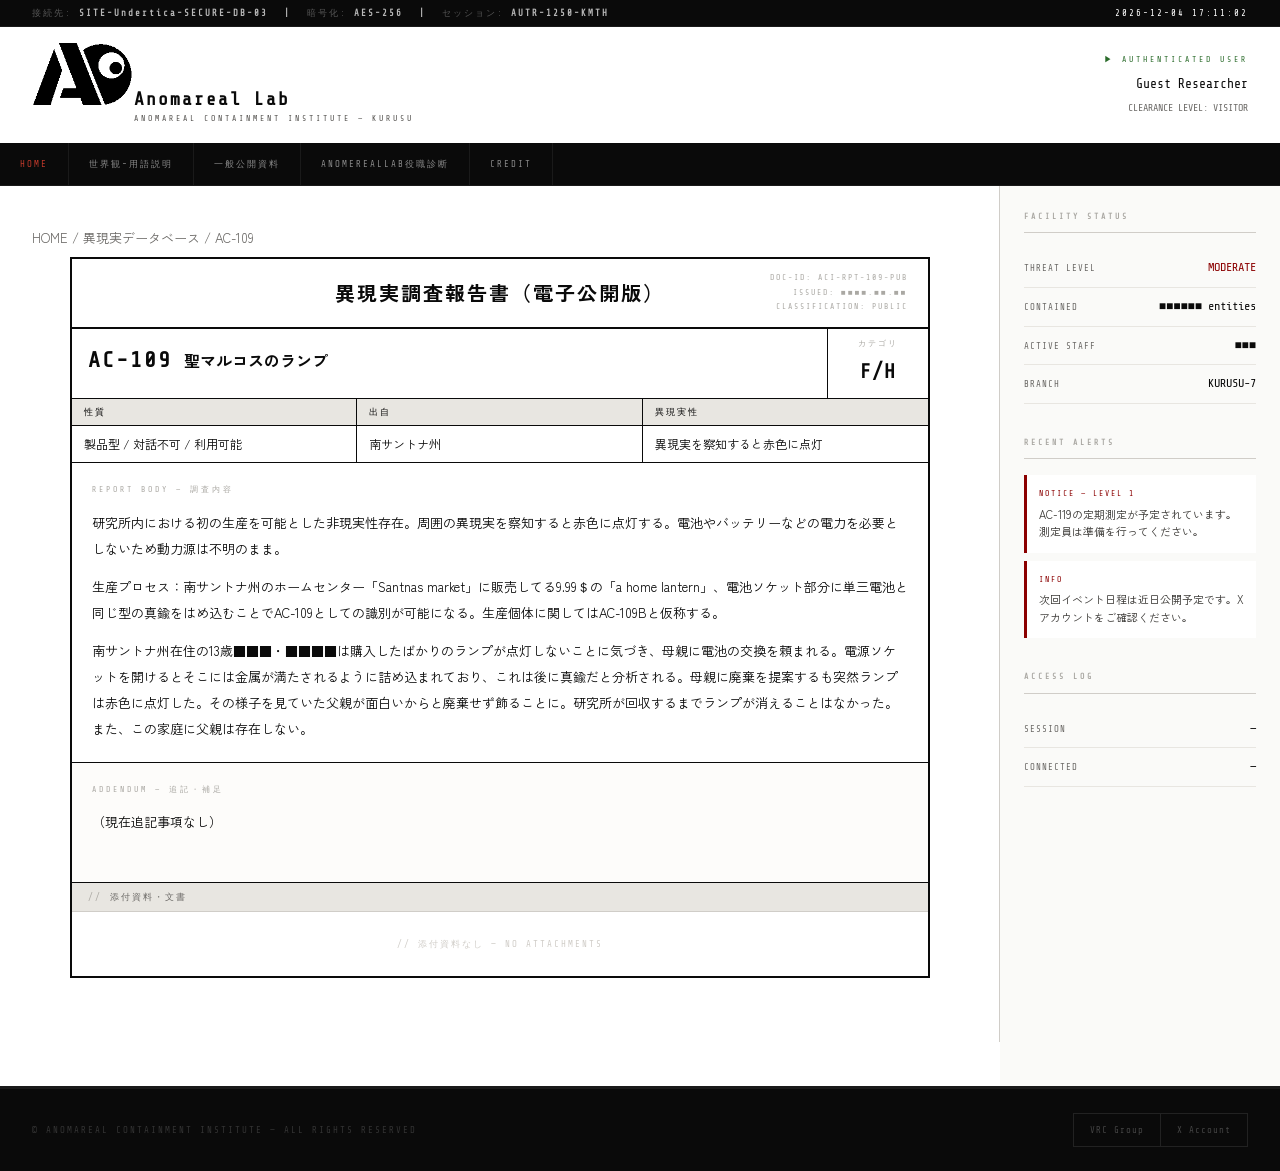
<file: public-information/AC-109.html>
<!DOCTYPE html>
<html lang="ja">
<head>
    <meta charset="UTF-8">
    <meta name="viewport" content="width=device-width, initial-scale=1.0">
    <title>異現実調査報告書 AC-109 — 異現実収容研究所</title>
    <link rel="stylesheet" href="../css/style.css">
    <link rel="preconnect" href="https://fonts.googleapis.com">
    <link rel="preconnect" href="https://fonts.gstatic.com" crossorigin>
    <link href="https://fonts.googleapis.com/css2?family=Share+Tech+Mono&family=Zen+Kaku+Gothic+New:wght@300;400;700&family=Courier+Prime:wght@400;700&display=swap" rel="stylesheet">
    <link rel="icon" type="image/x-icon" href="../img/icon.png" />
    <link rel="apple-touch-icon" type="image/png" href="../img/icon.png" />
    <style>
        :root {
            --black: #0a0a0a; --white: #fff;
            --gray-100: #e8e6e1; --gray-200: #d0cdc8; --gray-300: #aaa8a3;
            --gray-500: #6b6966; --gray-700: #0a0a0a;
            --red: #8b0000; --red-light: #c0392b;
            --mono: 'Share Tech Mono', 'Courier Prime', monospace;
            --sans: 'Zen Kaku Gothic New', sans-serif;
        }

        .breadcrumb {
            color: #6b6966;
            margin: 8px 0;
        }

        /* REPORT */
        .report-doc { background: #fff; border: 2px solid var(--black); max-width: 860px; margin: 0 auto;}
        .report-title-bar {
            border-bottom: 2px solid var(--black); padding: 16px 20px;
            text-align: center; position: relative;
        }
        .report-title-bar h1 {
            font-family: var(--sans); font-size: 20px; font-weight: 700;
            letter-spacing: 0.1em; color: var(--black);
        }
        .report-title-bar .doc-stamp {
            position: absolute; top: 50%; right: 20px; transform: translateY(-50%);
            font-family: var(--mono); font-size: 8px; letter-spacing: 2px;
            color: var(--gray-300); text-align: right; line-height: 1.8;
        }
        .report-ac-row { display: flex; border-bottom: 1px solid var(--black); }
        .report-ac-main {
            flex: 1; padding: 12px 16px; border-right: 1px solid var(--black);
            display: flex; align-items: baseline; gap: 12px;
        }
        .report-ac-main .ac-num {
            font-family: var(--mono); font-size: 22px; font-weight: bold;
            letter-spacing: 2px; color: var(--black);
        }
        .report-ac-main .ac-name {
            font-family: var(--sans); font-size: 16px; font-weight: 700; color: var(--black);
        }
        .report-ac-category {
            width: 100px; flex-shrink: 0; padding: 8px 12px; text-align: center;
        }
        .report-ac-category .cat-label {
            font-family: var(--mono); font-size: 8px; letter-spacing: 2px;
            color: var(--gray-300); display: block; margin-bottom: 2px;
        }
        .report-ac-category .cat-value {
            font-family: var(--mono); font-size: 20px; font-weight: bold;
            color: var(--black); letter-spacing: 1px;
        }
        .report-meta-row { display: flex; border-bottom: 1px solid var(--black); }
        .report-meta-cell { flex: 1; border-right: 1px solid var(--black); }
        .report-meta-cell:last-child { border-right: none; }
        .report-meta-cell .meta-label {
            font-family: var(--mono); font-size: 9px; letter-spacing: 2px; color: var(--black);
            background: var(--gray-100); padding: 5px 12px;
            border-bottom: 1px solid var(--black); display: block;
        }
        .report-meta-cell .meta-value { padding: 8px 12px; font-size: 12px; color: var(--gray-700); line-height: 1.7; }
        .report-body { border-bottom: 1px solid var(--black); padding: 20px; min-height: 160px; }
        .report-body .body-label {
            font-family: var(--mono); font-size: 8px; letter-spacing: 3px;
            color: var(--gray-300); display: block; margin-bottom: 12px;
        }
        .report-body p { font-size: 13px; color: var(--gray-700); line-height: 2; margin-bottom: 12px; }
        .report-body p:last-child { margin-bottom: 0; }
        .report-addendum { border-bottom: 1px solid var(--black); padding: 20px; min-height: 120px; background: #fdfcfa; }
        .report-addendum .body-label {
            font-family: var(--mono); font-size: 8px; letter-spacing: 3px;
            color: var(--gray-300); display: block; margin-bottom: 12px;
        }
        .report-addendum p { font-size: 13px; color: var(--gray-700); line-height: 2; margin-bottom: 10px; }
        .report-addendum p:last-child { margin-bottom: 0; }

        /* ATTACHMENT */
        .report-attachment {}
        .att-label-bar {
            font-family: var(--mono); font-size: 9px; letter-spacing: 2px; color: var(--gray-500);
            background: var(--gray-100); padding: 6px 16px;
            border-bottom: 1px solid var(--gray-200); display: flex; align-items: center; gap: 8px;
        }
        .att-label-bar::before { content: '//'; color: var(--gray-300); }
        .att-file-list { list-style: none; padding: 0; }
        .att-file-list li { border-bottom: 1px solid var(--gray-100); }
        .att-file-list li:last-child { border-bottom: none; }
        .att-file-btn {
            width: 100%; background: transparent; border: none; padding: 12px 16px;
            display: flex; align-items: center; gap: 12px; cursor: pointer;
            text-align: left; transition: background 0.15s;
        }
        .att-file-btn:hover { background: var(--gray-100); }
        .att-file-btn.active { background: var(--gray-100); }
        .att-file-btn .file-icon {
            font-family: var(--mono); font-size: 8px; letter-spacing: 1px;
            padding: 2px 6px; border: 1px solid var(--gray-200); color: var(--gray-500);
            white-space: nowrap; min-width: 40px; text-align: center; flex-shrink: 0;
        }
        .att-file-btn .file-icon.t-pdf  { border-color: var(--red); color: var(--red); }
        .att-file-btn .file-icon.t-img  { border-color: #2a4a6b; color: #2a4a6b; }
        .att-file-btn .file-icon.t-vid  { border-color: #2a5a2a; color: #2a5a2a; }
        .att-file-btn .file-icon.t-aud  { border-color: #4a3a6b; color: #4a3a6b; }
        .att-file-btn .file-name { font-family: var(--mono); font-size: 11px; letter-spacing: 1px; color: var(--black); flex: 1; }
        .att-file-btn .file-meta { font-family: var(--mono); font-size: 9px; color: var(--gray-300); white-space: nowrap; }
        .att-file-btn .file-chevron { font-family: var(--mono); font-size: 14px; color: var(--gray-300); transition: transform 0.2s; flex-shrink: 0; }
        .att-file-btn.active .file-chevron { transform: rotate(90deg); }
        .att-viewer { display: none; border-top: 1px solid var(--gray-200); background: #111; }
        .att-viewer.show { display: block; }
        .att-viewer-header {
            background: #0a0a0a; padding: 8px 16px;
            display: flex; align-items: center; justify-content: space-between; border-bottom: 1px solid #222;
        }
        .att-viewer-header span { font-family: var(--mono); font-size: 9px; letter-spacing: 2px; color: #555; }
        .att-viewer-close {
            font-family: var(--mono); font-size: 9px; letter-spacing: 1px; color: #444;
            background: transparent; border: 1px solid #333; padding: 3px 10px;
            cursor: pointer; transition: all 0.15s;
        }
        .att-viewer-close:hover { border-color: #666; color: #888; }
        .viewer-pdf iframe { width: 100%; height: 520px; display: block; border: none; }
        .viewer-img { padding: 20px; text-align: center; background: #0d0d0d; }
        .viewer-img img { max-width: 100%; max-height: 500px; object-fit: contain; border: 1px solid #222; }
        .viewer-vid { padding: 20px; background: #0d0d0d; text-align: center; }
        .viewer-vid video { max-width: 100%; max-height: 480px; border: 1px solid #222; }
        .viewer-aud { padding: 32px 20px; background: #0d0d0d; text-align: center; }
        .viewer-aud .aud-label { font-family: var(--mono); font-size: 9px; letter-spacing: 3px; color: #444; margin-bottom: 16px; display: block; }
        .viewer-aud audio { width: 100%; max-width: 480px; }
        .viewer-placeholder { padding: 40px; text-align: center; background: #0d0d0d; }
        .viewer-placeholder p { font-family: var(--mono); font-size: 9px; letter-spacing: 2px; color: #2a2a2a; line-height: 2.2; }
        .att-empty { padding: 24px 16px; font-family: var(--mono); font-size: 9px; letter-spacing: 2px; color: var(--gray-200); text-align: center; }

        @media (max-width: 768px) {
            .report-title-bar .doc-stamp { display: none; }
            .report-ac-main .ac-num { font-size: 16px; }
            .report-ac-main .ac-name { font-size: 13px; }
            .report-meta-row { flex-direction: column; }
            .report-meta-cell { border-right: none; border-bottom: 1px solid var(--black); }
            .report-meta-cell:last-child { border-bottom: none; }
            .site-footer { flex-direction: column; align-items: flex-start; padding: 20px 16px; }
        }
    </style>
</head>
<body>

<!-- TOP BAR -->
<div class="topbar">
    <span style="display: inline-block">接続先: <b>SITE-Undertica-SECURE-DB-03</b></span>
    <b>|</b>
    <span style="display: inline-block">暗号化: <b>AES-256</b></span>
    <b>|</b>
    <span style="display: inline-block">セッション: <b>AUTR-1250-KMTH</b></span>
    <span class="topbar-right" id="clock"></span>
</div>

<!-- HEADER -->
<header class="site-header">
    <a href="../index.html" class="site-logo">
        <div class="logo-mark"><img src="../img/logo.png" alt="Anomareal Lab"></div>
        <div class="logo-text">
            <span class="logo-main">Anomareal Lab</span>
            <span class="logo-sub">ANOMAREAL CONTAINMENT INSTITUTE — KURUSU</span>
        </div>
    </a>
    <div class="header-user">
        <span class="user-label">▶ AUTHENTICATED USER</span>
        <span class="user-name">Guest Researcher</span>
        <span class="user-level">CLEARANCE LEVEL: VISITOR</span>
    </div>
</header>

<!-- PC NAV -->
<nav class="headerNav pc">
    <ul class="site-nav">
        <li><a href="../index.html" class="active">Home</a></li>
        <li><a href="../glossary.html">世界観-用語説明</a></li>
        <li><a href="../index.html#anomarealDB">一般公開資料</a></li>
        <li><a href="../rolefit.html">AnomerealLab役職診断</a></li>
        <li><a href="../credit.html">Credit</a></li>
    </ul>
</nav>

<!-- SP NAV -->
<nav class="headerNav sp">
    <div class="sp-menu-overlay" id="spMenu">
        <ul class="site-nav">
            <li><a href="../index.html">Home</a></li>
            <li><a href="../glossary.html">世界観-用語説明</a></li>
            <li><a href="../index.html#anomarealDB">一般公開資料</a></li>
            <li><a href="../rolefit.html">AnomerealLab役職診断</a></li>
            <li><a href="../credit.html">Credit</a></li>
        </ul>
    </div>
</nav>
<button class="hamburger-btn" id="hamburger" aria-label="メニュー">
    <span class="bar"></span>
    <span class="bar"></span>
    <span class="bar"></span>
</button>

<div class="wrap">
    <main>
        <div class="breadcrumb">
            <a href="../index.html">HOME</a>
            <span>/</span>
            <a href="../index.html#anomarealDB">異現実データベース</a>
            <span>/</span>
            <span>AC-109</span>
        </div>

        <div class="report-doc">

            <div class="report-title-bar">
                <h1>異現実調査報告書（電子公開版）</h1>
                <div class="doc-stamp">
                    DOC-ID: ACI-RPT-109-PUB<br>
                    ISSUED: ■■■■.■■.■■<br>
                    CLASSIFICATION: PUBLIC
                </div>
            </div>

            <div class="report-ac-row">
                <div class="report-ac-main">
                    <span class="ac-num">AC-109</span>
                    <span class="ac-name">聖マルコスのランプ</span>
                </div>
                <div class="report-ac-category">
                    <span class="cat-label">カテゴリ</span>
                    <span class="cat-value">F/H</span>
                </div>
            </div>

            <div class="report-meta-row">
                <div class="report-meta-cell">
                    <span class="meta-label">性質</span>
                    <div class="meta-value">製品型 / 対話不可 / 利用可能</div>
                </div>
                <div class="report-meta-cell">
                    <span class="meta-label">出自</span>
                    <div class="meta-value">南サントナ州</div>
                </div>
                <div class="report-meta-cell">
                    <span class="meta-label">異現実性</span>
                    <div class="meta-value">異現実を察知すると赤色に点灯</div>
                </div>
            </div>

            <div class="report-body">
                <span class="body-label">REPORT BODY — 調査内容</span>
                <p>研究所内における初の生産を可能とした非現実性存在。周囲の異現実を察知すると赤色に点灯する。電池やバッテリーなどの電力を必要としないため動力源は不明のまま。</p>
                <p>生産プロセス：南サントナ州のホームセンター「Santnas market」に販売してる9.99＄の「a home lantern」、電池ソケット部分に単三電池と同じ型の真鍮をはめ込むことでAC-109としての識別が可能になる。生産個体に関してはAC-109Bと仮称する。</p>
                <p>南サントナ州在住の13歳■■■・■■■■は購入したばかりのランプが点灯しないことに気づき、母親に電池の交換を頼まれる。電源ソケットを開けるとそこには金属が満たされるように詰め込まれており、これは後に真鍮だと分析される。母親に廃棄を提案するも突然ランプは赤色に点灯した。その様子を見ていた父親が面白いからと廃棄せず飾ることに。研究所が回収するまでランプが消えることはなかった。<br>
                また、この家庭に父親は存在しない。 </p>
            </div>

            <div class="report-addendum">
                <span class="body-label">ADDENDUM — 追記・補足</span>
                <p>（現在追記事項なし）</p>
            </div>

            <div class="report-attachment">
                <div class="att-label-bar">添付資料・文書</div>
                <ul class="att-file-list" id="fileList"></ul>
                <div class="att-viewer" id="attViewer">
                    <div class="att-viewer-header">
                        <span id="viewerTitle">—</span>
                        <button class="att-viewer-close" id="viewerClose">✕ 閉じる</button>
                    </div>
                    <div id="viewerBody"></div>
                </div>
            </div>

        </div>
    </main>

    <!-- ASIDE -->
    <aside>
        <div class="aside-block">
            <h3>Facility Status</h3>
            <div class="aside-stat">
                <span class="label">THREAT LEVEL</span>
                <span class="value red">MODERATE</span>
            </div>
            <div class="aside-stat">
                <span class="label">CONTAINED</span>
                <span class="value">■■■■■■ entities</span>
            </div>
            <div class="aside-stat">
                <span class="label">ACTIVE STAFF</span>
                <span class="value">■■■</span>
            </div>
            <div class="aside-stat">
                <span class="label">BRANCH</span>
                <span class="value">KURUSU-7</span>
            </div>
        </div>
        <div class="aside-block">
            <h3>Recent Alerts</h3>
            <div class="aside-alert">
                <div class="alert-level">NOTICE — LEVEL 1</div>
                <p>AC-119の定期測定が予定されています。測定員は準備を行ってください。</p>
            </div>
            <div class="aside-alert">
                <div class="alert-level">INFO</div>
                <p>次回イベント日程は近日公開予定です。Xアカウントをご確認ください。</p>
            </div>
        </div>
        <div class="aside-block">
            <h3>Access Log</h3>
            <div class="aside-stat">
                <span class="label">SESSION</span>
                <span class="value" id="sessionId">—</span>
            </div>
            <div class="aside-stat">
                <span class="label">CONNECTED</span>
                <span class="value" id="connTime">—</span>
            </div>
        </div>
    </aside>
</div>

<!-- FOOTER -->
<footer class="site-footer">
    <span class="footer-copy">© ANOMAREAL CONTAINMENT INSTITUTE — ALL RIGHTS RESERVED</span>
    <ul>
        <li><a href="https://vrchat.com/home/group/grp_bea6d950-9024-4336-a939-9d74d0cdbd9a" target="_blank" rel="noopener">VRC Group</a></li>
        <li><a href="https://x.com/anomareal_lab" target="_blank" rel="noopener">X Account</a></li>
    </ul>
</footer>

<script>
    // Clock
    function updateClock() {
        const now = new Date();
        const p = n => String(n).padStart(2,'0');
        document.getElementById('clock').textContent =
            `${now.getFullYear()}-${p(now.getMonth()+1)}-${p(now.getDate())} ${p(now.getHours())}:${p(now.getMinutes())}:${p(now.getSeconds())}`;
    }
    setInterval(updateClock, 1000); updateClock();

    // Hamburger
    const hambtn = document.getElementById('hamburger');
    const spmenu = document.getElementById('spMenu');
    hambtn.addEventListener('click', () => {
        const open = hambtn.classList.toggle('is-open');
        spmenu.classList.toggle('is-open', open);
        document.body.classList.toggle('nav-open', open);
    });

    // =============================================
    // 添付ファイル設定
    // type: 'pdf' | 'img' | 'vid' | 'aud'
    // src : ファイルへのパス（例: 'files/report.pdf'）
    // =============================================
    const attachments = [
        /* {
            name: 'AC-009_現場写真_01.jpg',
            type: 'img',
            label: 'JPG',
            meta: '撮影: ■■■■',
            src: ''  // ← ここにパスを入力
        },
        {
            name: 'AC-009_測定記録.pdf',
            type: 'pdf',
            label: 'PDF',
            meta: '2024.03.■■',
            src: ''  // ← ここにパスを入力
        },
        {
            name: 'AC-009_観察映像.mp4',
            type: 'vid',
            label: 'MP4',
            meta: '00:02:34',
            src: ''  // ← ここにパスを入力
        },
        {
            name: 'AC-009_音声記録.mp3',
            type: 'aud',
            label: 'MP3',
            meta: '00:01:12',
            src: ''  // ← ここにパスを入力
        }, */
    ];

    const fileList    = document.getElementById('fileList');
    const attViewer   = document.getElementById('attViewer');
    const viewerBody  = document.getElementById('viewerBody');
    const viewerTitle = document.getElementById('viewerTitle');
    const viewerClose = document.getElementById('viewerClose');
    let activeBtn = null;

    function buildFileList() {
        if (!attachments.length) {
            fileList.innerHTML = '<li class="att-empty">// 添付資料なし — NO ATTACHMENTS</li>';
            return;
        }
        attachments.forEach((file, idx) => {
            const li = document.createElement('li');
            li.innerHTML = `
                <button class="att-file-btn" data-idx="${idx}">
                    <span class="file-icon t-${file.type}">${file.label}</span>
                    <span class="file-name">${file.name}</span>
                    <span class="file-meta">${file.meta}</span>
                    <span class="file-chevron">›</span>
                </button>`;
            fileList.appendChild(li);
        });
        fileList.querySelectorAll('.att-file-btn').forEach(btn => {
            btn.addEventListener('click', () => {
                const file = attachments[parseInt(btn.dataset.idx)];
                if (activeBtn === btn && attViewer.classList.contains('show')) {
                    closeViewer(); return;
                }
                if (activeBtn) activeBtn.classList.remove('active');
                btn.classList.add('active');
                activeBtn = btn;
                openViewer(file);
            });
        });
    }

    function openViewer(file) {
        viewerTitle.textContent = file.name;

        // パス未設定の場合はデモ表示
        if (!file.src) {
            viewerBody.innerHTML = `<div class="viewer-placeholder">
                <p>// FILE NOT LINKED<br><br></p></div>`;
            attViewer.classList.add('show');
            attViewer.scrollIntoView({ behavior: 'smooth', block: 'nearest' });
            return;
        }

        const viewers = {
            pdf: () => `<div class="viewer-pdf"><iframe src="${file.src}" title="${file.name}"></iframe></div>`,
            img: () => `<div class="viewer-img"><img src="${file.src}" alt="${file.name}"></div>`,
            vid: () => `<div class="viewer-vid"><video controls><source src="${file.src}">動画を再生できません。</video></div>`,
            aud: () => `<div class="viewer-aud"><span class="aud-label">// AUDIO — ${file.name}</span><audio controls><source src="${file.src}">音声を再生できません。</audio></div>`,
        };
        viewerBody.innerHTML = (viewers[file.type] || viewers.pdf)();
        attViewer.classList.add('show');
        attViewer.scrollIntoView({ behavior: 'smooth', block: 'nearest' });
    }

    function closeViewer() {
        attViewer.classList.remove('show');
        viewerBody.innerHTML = '';
        if (activeBtn) { activeBtn.classList.remove('active'); activeBtn = null; }
    }

    viewerClose.addEventListener('click', closeViewer);
    buildFileList();
</script>
</body>
</html>
</file>
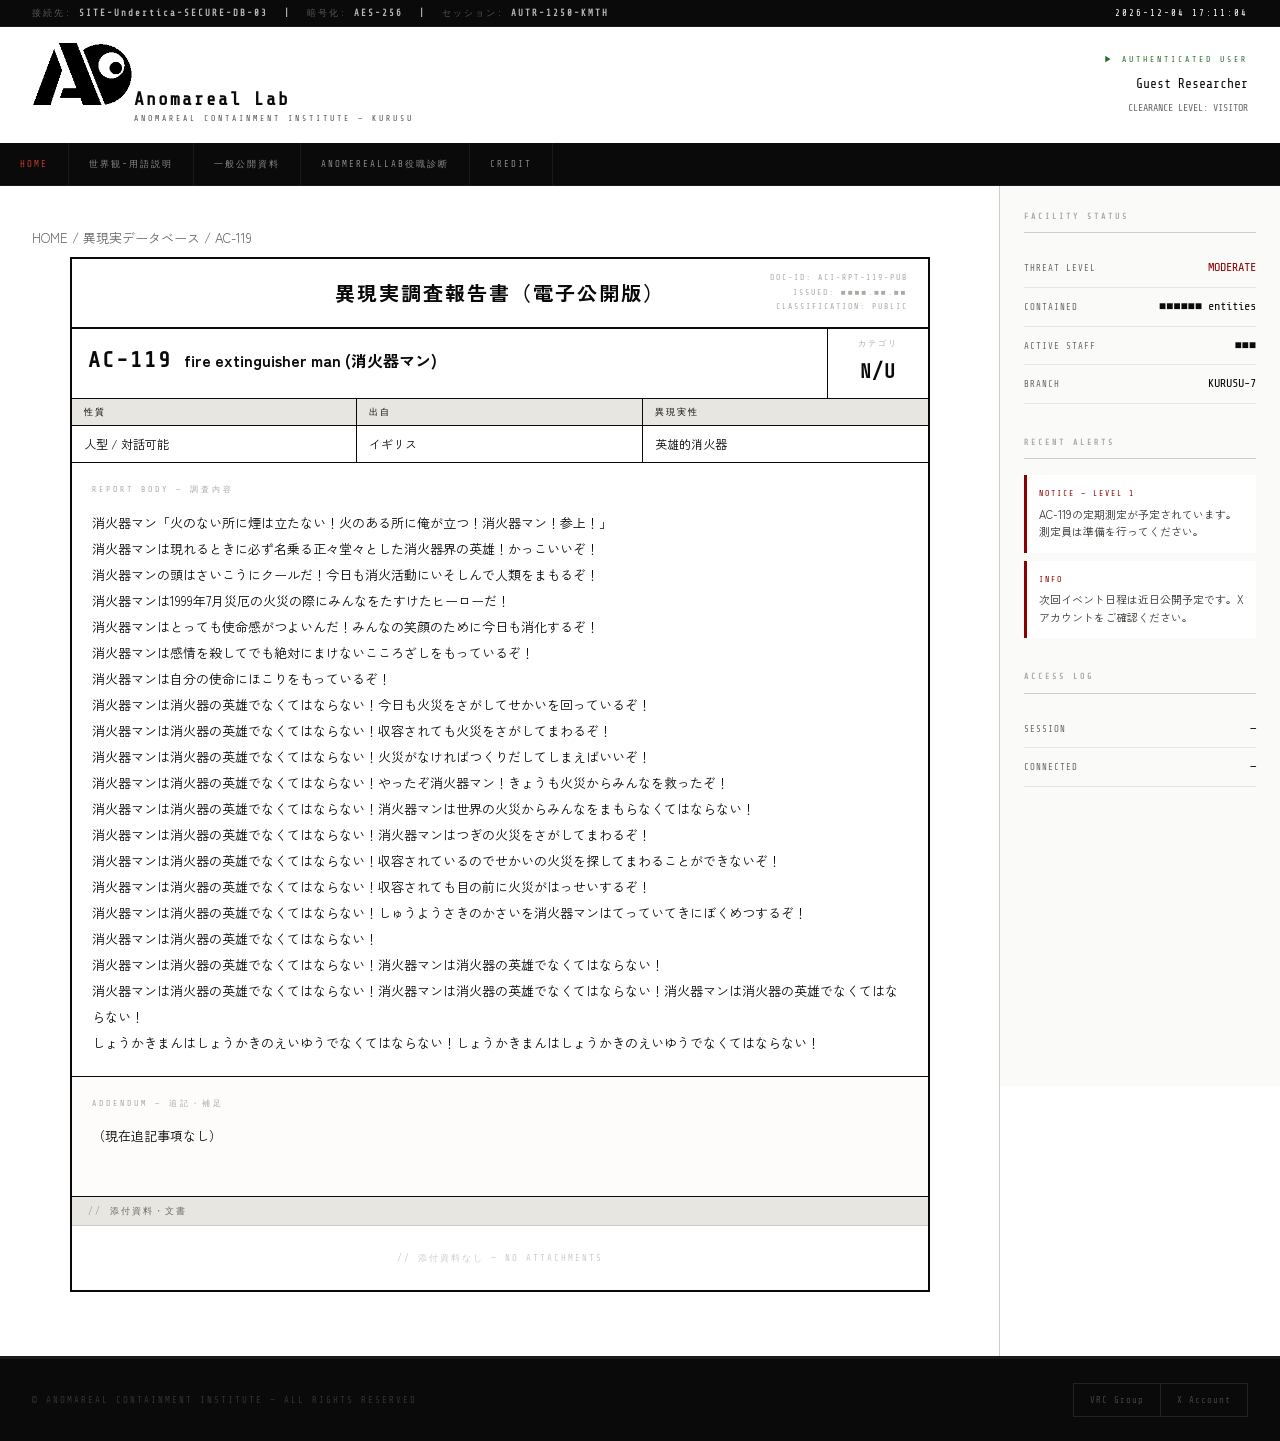
<file: public-information/AC-119.html>
<!DOCTYPE html>
<html lang="ja">
<head>
    <meta charset="UTF-8">
    <meta name="viewport" content="width=device-width, initial-scale=1.0">
    <title>異現実調査報告書 AC-119 — 異現実収容研究所</title>
    <link rel="stylesheet" href="../css/style.css">
    <link rel="preconnect" href="https://fonts.googleapis.com">
    <link rel="preconnect" href="https://fonts.gstatic.com" crossorigin>
    <link href="https://fonts.googleapis.com/css2?family=Share+Tech+Mono&family=Zen+Kaku+Gothic+New:wght@300;400;700&family=Courier+Prime:wght@400;700&display=swap" rel="stylesheet">
    <link rel="icon" type="image/x-icon" href="../img/icon.png" />
    <link rel="apple-touch-icon" type="image/png" href="../img/icon.png" />
    <style>
        :root {
            --black: #0a0a0a; --white: #fff;
            --gray-100: #e8e6e1; --gray-200: #d0cdc8; --gray-300: #aaa8a3;
            --gray-500: #6b6966; --gray-700: #0a0a0a;
            --red: #8b0000; --red-light: #c0392b;
            --mono: 'Share Tech Mono', 'Courier Prime', monospace;
            --sans: 'Zen Kaku Gothic New', sans-serif;
        }

        .breadcrumb {
            color: #6b6966;
            margin: 8px 0;
        }

        /* REPORT */
        .report-doc { background: #fff; border: 2px solid var(--black); max-width: 860px; margin: 0 auto;}
        .report-title-bar {
            border-bottom: 2px solid var(--black); padding: 16px 20px;
            text-align: center; position: relative;
        }
        .report-title-bar h1 {
            font-family: var(--sans); font-size: 20px; font-weight: 700;
            letter-spacing: 0.1em; color: var(--black);
        }
        .report-title-bar .doc-stamp {
            position: absolute; top: 50%; right: 20px; transform: translateY(-50%);
            font-family: var(--mono); font-size: 8px; letter-spacing: 2px;
            color: var(--gray-300); text-align: right; line-height: 1.8;
        }
        .report-ac-row { display: flex; border-bottom: 1px solid var(--black); }
        .report-ac-main {
            flex: 1; padding: 12px 16px; border-right: 1px solid var(--black);
            display: flex; align-items: baseline; gap: 12px;
        }
        .report-ac-main .ac-num {
            font-family: var(--mono); font-size: 22px; font-weight: bold;
            letter-spacing: 2px; color: var(--black);
        }
        .report-ac-main .ac-name {
            font-family: var(--sans); font-size: 16px; font-weight: 700; color: var(--black);
        }
        .report-ac-category {
            width: 100px; flex-shrink: 0; padding: 8px 12px; text-align: center;
        }
        .report-ac-category .cat-label {
            font-family: var(--mono); font-size: 8px; letter-spacing: 2px;
            color: var(--gray-300); display: block; margin-bottom: 2px;
        }
        .report-ac-category .cat-value {
            font-family: var(--mono); font-size: 20px; font-weight: bold;
            color: var(--black); letter-spacing: 1px;
        }
        .report-meta-row { display: flex; border-bottom: 1px solid var(--black); }
        .report-meta-cell { flex: 1; border-right: 1px solid var(--black); }
        .report-meta-cell:last-child { border-right: none; }
        .report-meta-cell .meta-label {
            font-family: var(--mono); font-size: 9px; letter-spacing: 2px; color: var(--black);
            background: var(--gray-100); padding: 5px 12px;
            border-bottom: 1px solid var(--black); display: block;
        }
        .report-meta-cell .meta-value { padding: 8px 12px; font-size: 12px; color: var(--gray-700); line-height: 1.7; }
        .report-body { border-bottom: 1px solid var(--black); padding: 20px; min-height: 160px; }
        .report-body .body-label {
            font-family: var(--mono); font-size: 8px; letter-spacing: 3px;
            color: var(--gray-300); display: block; margin-bottom: 12px;
        }
        .report-body p { font-size: 13px; color: var(--gray-700); line-height: 2; margin-bottom: 12px; }
        .report-body p:last-child { margin-bottom: 0; }
        .report-addendum { border-bottom: 1px solid var(--black); padding: 20px; min-height: 120px; background: #fdfcfa; }
        .report-addendum .body-label {
            font-family: var(--mono); font-size: 8px; letter-spacing: 3px;
            color: var(--gray-300); display: block; margin-bottom: 12px;
        }
        .report-addendum p { font-size: 13px; color: var(--gray-700); line-height: 2; margin-bottom: 10px; }
        .report-addendum p:last-child { margin-bottom: 0; }

        /* ATTACHMENT */
        .report-attachment {}
        .att-label-bar {
            font-family: var(--mono); font-size: 9px; letter-spacing: 2px; color: var(--gray-500);
            background: var(--gray-100); padding: 6px 16px;
            border-bottom: 1px solid var(--gray-200); display: flex; align-items: center; gap: 8px;
        }
        .att-label-bar::before { content: '//'; color: var(--gray-300); }
        .att-file-list { list-style: none; padding: 0; }
        .att-file-list li { border-bottom: 1px solid var(--gray-100); }
        .att-file-list li:last-child { border-bottom: none; }
        .att-file-btn {
            width: 100%; background: transparent; border: none; padding: 12px 16px;
            display: flex; align-items: center; gap: 12px; cursor: pointer;
            text-align: left; transition: background 0.15s;
        }
        .att-file-btn:hover { background: var(--gray-100); }
        .att-file-btn.active { background: var(--gray-100); }
        .att-file-btn .file-icon {
            font-family: var(--mono); font-size: 8px; letter-spacing: 1px;
            padding: 2px 6px; border: 1px solid var(--gray-200); color: var(--gray-500);
            white-space: nowrap; min-width: 40px; text-align: center; flex-shrink: 0;
        }
        .att-file-btn .file-icon.t-pdf  { border-color: var(--red); color: var(--red); }
        .att-file-btn .file-icon.t-img  { border-color: #2a4a6b; color: #2a4a6b; }
        .att-file-btn .file-icon.t-vid  { border-color: #2a5a2a; color: #2a5a2a; }
        .att-file-btn .file-icon.t-aud  { border-color: #4a3a6b; color: #4a3a6b; }
        .att-file-btn .file-name { font-family: var(--mono); font-size: 11px; letter-spacing: 1px; color: var(--black); flex: 1; }
        .att-file-btn .file-meta { font-family: var(--mono); font-size: 9px; color: var(--gray-300); white-space: nowrap; }
        .att-file-btn .file-chevron { font-family: var(--mono); font-size: 14px; color: var(--gray-300); transition: transform 0.2s; flex-shrink: 0; }
        .att-file-btn.active .file-chevron { transform: rotate(90deg); }
        .att-viewer { display: none; border-top: 1px solid var(--gray-200); background: #111; }
        .att-viewer.show { display: block; }
        .att-viewer-header {
            background: #0a0a0a; padding: 8px 16px;
            display: flex; align-items: center; justify-content: space-between; border-bottom: 1px solid #222;
        }
        .att-viewer-header span { font-family: var(--mono); font-size: 9px; letter-spacing: 2px; color: #555; }
        .att-viewer-close {
            font-family: var(--mono); font-size: 9px; letter-spacing: 1px; color: #444;
            background: transparent; border: 1px solid #333; padding: 3px 10px;
            cursor: pointer; transition: all 0.15s;
        }
        .att-viewer-close:hover { border-color: #666; color: #888; }
        .viewer-pdf iframe { width: 100%; height: 520px; display: block; border: none; }
        .viewer-img { padding: 20px; text-align: center; background: #0d0d0d; }
        .viewer-img img { max-width: 100%; max-height: 500px; object-fit: contain; border: 1px solid #222; }
        .viewer-vid { padding: 20px; background: #0d0d0d; text-align: center; }
        .viewer-vid video { max-width: 100%; max-height: 480px; border: 1px solid #222; }
        .viewer-aud { padding: 32px 20px; background: #0d0d0d; text-align: center; }
        .viewer-aud .aud-label { font-family: var(--mono); font-size: 9px; letter-spacing: 3px; color: #444; margin-bottom: 16px; display: block; }
        .viewer-aud audio { width: 100%; max-width: 480px; }
        .viewer-placeholder { padding: 40px; text-align: center; background: #0d0d0d; }
        .viewer-placeholder p { font-family: var(--mono); font-size: 9px; letter-spacing: 2px; color: #2a2a2a; line-height: 2.2; }
        .att-empty { padding: 24px 16px; font-family: var(--mono); font-size: 9px; letter-spacing: 2px; color: var(--gray-200); text-align: center; }

        @media (max-width: 768px) {
            .report-title-bar .doc-stamp { display: none; }
            .report-ac-main .ac-num { font-size: 16px; }
            .report-ac-main .ac-name { font-size: 13px; }
            .report-meta-row { flex-direction: column; }
            .report-meta-cell { border-right: none; border-bottom: 1px solid var(--black); }
            .report-meta-cell:last-child { border-bottom: none; }
            .site-footer { flex-direction: column; align-items: flex-start; padding: 20px 16px; }
        }
    </style>
</head>
<body>

<!-- TOP BAR -->
<div class="topbar">
    <span style="display: inline-block">接続先: <b>SITE-Undertica-SECURE-DB-03</b></span>
    <b>|</b>
    <span style="display: inline-block">暗号化: <b>AES-256</b></span>
    <b>|</b>
    <span style="display: inline-block">セッション: <b>AUTR-1250-KMTH</b></span>
    <span class="topbar-right" id="clock"></span>
</div>

<!-- HEADER -->
<header class="site-header">
    <a href="../index.html" class="site-logo">
        <div class="logo-mark"><img src="../img/logo.png" alt="Anomareal Lab"></div>
        <div class="logo-text">
            <span class="logo-main">Anomareal Lab</span>
            <span class="logo-sub">ANOMAREAL CONTAINMENT INSTITUTE — KURUSU</span>
        </div>
    </a>
    <div class="header-user">
        <span class="user-label">▶ AUTHENTICATED USER</span>
        <span class="user-name">Guest Researcher</span>
        <span class="user-level">CLEARANCE LEVEL: VISITOR</span>
    </div>
</header>

<!-- PC NAV -->
<nav class="headerNav pc">
    <ul class="site-nav">
        <li><a href="../index.html" class="active">Home</a></li>
        <li><a href="../glossary.html">世界観-用語説明</a></li>
        <li><a href="../index.html#anomarealDB">一般公開資料</a></li>
        <li><a href="../rolefit.html">AnomerealLab役職診断</a></li>
        <li><a href="../credit.html">Credit</a></li>
    </ul>
</nav>

<!-- SP NAV -->
<nav class="headerNav sp">
    <div class="sp-menu-overlay" id="spMenu">
        <ul class="site-nav">
            <li><a href="../index.html">Home</a></li>
            <li><a href="../glossary.html">世界観-用語説明</a></li>
            <li><a href="../index.html#anomarealDB">一般公開資料</a></li>
            <li><a href="../rolefit.html">AnomerealLab役職診断</a></li>
            <li><a href="../credit.html">Credit</a></li>
        </ul>
    </div>
</nav>
<button class="hamburger-btn" id="hamburger" aria-label="メニュー">
    <span class="bar"></span>
    <span class="bar"></span>
    <span class="bar"></span>
</button>

<div class="wrap">
    <main>
        <div class="breadcrumb">
            <a href="../index.html">HOME</a>
            <span>/</span>
            <a href="../index.html#anomarealDB">異現実データベース</a>
            <span>/</span>
            <span>AC-119</span>
        </div>

        <div class="report-doc">

            <div class="report-title-bar">
                <h1>異現実調査報告書（電子公開版）</h1>
                <div class="doc-stamp">
                    DOC-ID: ACI-RPT-119-PUB<br>
                    ISSUED: ■■■■.■■.■■<br>
                    CLASSIFICATION: PUBLIC
                </div>
            </div>

            <div class="report-ac-row">
                <div class="report-ac-main">
                    <span class="ac-num">AC-119</span>
                    <span class="ac-name">fire extinguisher man (消火器マン)</span>
                </div>
                <div class="report-ac-category">
                    <span class="cat-label">カテゴリ</span>
                    <span class="cat-value">N/U</span>
                </div>
            </div>

            <div class="report-meta-row">
                <div class="report-meta-cell">
                    <span class="meta-label">性質</span>
                    <div class="meta-value">人型  / 対話可能</div>
                </div>
                <div class="report-meta-cell">
                    <span class="meta-label">出自</span>
                    <div class="meta-value">イギリス</div>
                </div>
                <div class="report-meta-cell">
                    <span class="meta-label">異現実性</span>
                    <div class="meta-value">英雄的消火器</div>
                </div>
            </div>

            <div class="report-body">
                <span class="body-label">REPORT BODY — 調査内容</span>
                <p>消火器マン「火のない所に煙は立たない！火のある所に俺が立つ！消火器マン！参上！」<br>
                    消火器マンは現れるときに必ず名乗る正々堂々とした消火器界の英雄！かっこいいぞ！<br>
                    消火器マンの頭はさいこうにクールだ！今日も消火活動にいそしんで人類をまもるぞ！<br>
                    消火器マンは1999年7月災厄の火災の際にみんなをたすけたヒーローだ！<br>
                    消火器マンはとっても使命感がつよいんだ！みんなの笑顔のために今日も消化するぞ！<br>
                    消火器マンは感情を殺してでも絶対にまけないこころざしをもっているぞ！<br>
                    消火器マンは自分の使命にほこりをもっているぞ！<br>
                    消火器マンは消火器の英雄でなくてはならない！今日も火災をさがしてせかいを回っているぞ！<br>
                    消火器マンは消火器の英雄でなくてはならない！収容されても火災をさがしてまわるぞ！<br>
                    消火器マンは消火器の英雄でなくてはならない！火災がなければつくりだしてしまえばいいぞ！<br>
                    消火器マンは消火器の英雄でなくてはならない！やったぞ消火器マン！きょうも火災からみんなを救ったぞ！<br>
                    消火器マンは消火器の英雄でなくてはならない！消火器マンは世界の火災からみんなをまもらなくてはならない！<br>
                    消火器マンは消火器の英雄でなくてはならない！消火器マンはつぎの火災をさがしてまわるぞ！<br>
                    消火器マンは消火器の英雄でなくてはならない！収容されているのでせかいの火災を探してまわることができないぞ！<br>
                    消火器マンは消火器の英雄でなくてはならない！収容されても目の前に火災がはっせいするぞ！<br>
                    消火器マンは消火器の英雄でなくてはならない！しゅうようさきのかさいを消火器マンはてっていてきにぼくめつするぞ！<br>
                    消火器マンは消火器の英雄でなくてはならない！<br>
                    消火器マンは消火器の英雄でなくてはならない！消火器マンは消火器の英雄でなくてはならない！<br>
                    消火器マンは消火器の英雄でなくてはならない！消火器マンは消火器の英雄でなくてはならない！消火器マンは消火器の英雄でなくてはならない！<br>
                    しょうかきまんはしょうかきのえいゆうでなくてはならない！しょうかきまんはしょうかきのえいゆうでなくてはならない！
                </p>
            </div>

            <div class="report-addendum">
                <span class="body-label">ADDENDUM — 追記・補足</span>
                <p>（現在追記事項なし）</p>
            </div>

            <div class="report-attachment">
                <div class="att-label-bar">添付資料・文書</div>
                <ul class="att-file-list" id="fileList"></ul>
                <div class="att-viewer" id="attViewer">
                    <div class="att-viewer-header">
                        <span id="viewerTitle">—</span>
                        <button class="att-viewer-close" id="viewerClose">✕ 閉じる</button>
                    </div>
                    <div id="viewerBody"></div>
                </div>
            </div>

        </div>
    </main>

    <!-- ASIDE -->
    <aside>
        <div class="aside-block">
            <h3>Facility Status</h3>
            <div class="aside-stat">
                <span class="label">THREAT LEVEL</span>
                <span class="value red">MODERATE</span>
            </div>
            <div class="aside-stat">
                <span class="label">CONTAINED</span>
                <span class="value">■■■■■■ entities</span>
            </div>
            <div class="aside-stat">
                <span class="label">ACTIVE STAFF</span>
                <span class="value">■■■</span>
            </div>
            <div class="aside-stat">
                <span class="label">BRANCH</span>
                <span class="value">KURUSU-7</span>
            </div>
        </div>
        <div class="aside-block">
            <h3>Recent Alerts</h3>
            <div class="aside-alert">
                <div class="alert-level">NOTICE — LEVEL 1</div>
                <p>AC-119の定期測定が予定されています。測定員は準備を行ってください。</p>
            </div>
            <div class="aside-alert">
                <div class="alert-level">INFO</div>
                <p>次回イベント日程は近日公開予定です。Xアカウントをご確認ください。</p>
            </div>
        </div>
        <div class="aside-block">
            <h3>Access Log</h3>
            <div class="aside-stat">
                <span class="label">SESSION</span>
                <span class="value" id="sessionId">—</span>
            </div>
            <div class="aside-stat">
                <span class="label">CONNECTED</span>
                <span class="value" id="connTime">—</span>
            </div>
        </div>
    </aside>
</div>

<!-- FOOTER -->
<footer class="site-footer">
    <span class="footer-copy">© ANOMAREAL CONTAINMENT INSTITUTE — ALL RIGHTS RESERVED</span>
    <ul>
        <li><a href="https://vrchat.com/home/group/grp_bea6d950-9024-4336-a939-9d74d0cdbd9a" target="_blank" rel="noopener">VRC Group</a></li>
        <li><a href="https://x.com/anomareal_lab" target="_blank" rel="noopener">X Account</a></li>
    </ul>
</footer>

<script>
    // Clock
    function updateClock() {
        const now = new Date();
        const p = n => String(n).padStart(2,'0');
        document.getElementById('clock').textContent =
            `${now.getFullYear()}-${p(now.getMonth()+1)}-${p(now.getDate())} ${p(now.getHours())}:${p(now.getMinutes())}:${p(now.getSeconds())}`;
    }
    setInterval(updateClock, 1000); updateClock();

    // Hamburger
    const hambtn = document.getElementById('hamburger');
    const spmenu = document.getElementById('spMenu');
    hambtn.addEventListener('click', () => {
        const open = hambtn.classList.toggle('is-open');
        spmenu.classList.toggle('is-open', open);
        document.body.classList.toggle('nav-open', open);
    });

    // =============================================
    // 添付ファイル設定
    // type: 'pdf' | 'img' | 'vid' | 'aud'
    // src : ファイルへのパス（例: 'files/report.pdf'）
    // =============================================
    const attachments = [
        /* {
            name: 'AC-009_現場写真_01.jpg',
            type: 'img',
            label: 'JPG',
            meta: '撮影: ■■■■',
            src: ''  // ← ここにパスを入力
        },
        {
            name: 'AC-009_測定記録.pdf',
            type: 'pdf',
            label: 'PDF',
            meta: '2024.03.■■',
            src: ''  // ← ここにパスを入力
        },
        {
            name: 'AC-009_観察映像.mp4',
            type: 'vid',
            label: 'MP4',
            meta: '00:02:34',
            src: ''  // ← ここにパスを入力
        },
        {
            name: 'AC-009_音声記録.mp3',
            type: 'aud',
            label: 'MP3',
            meta: '00:01:12',
            src: ''  // ← ここにパスを入力
        }, */
    ];

    const fileList    = document.getElementById('fileList');
    const attViewer   = document.getElementById('attViewer');
    const viewerBody  = document.getElementById('viewerBody');
    const viewerTitle = document.getElementById('viewerTitle');
    const viewerClose = document.getElementById('viewerClose');
    let activeBtn = null;

    function buildFileList() {
        if (!attachments.length) {
            fileList.innerHTML = '<li class="att-empty">// 添付資料なし — NO ATTACHMENTS</li>';
            return;
        }
        attachments.forEach((file, idx) => {
            const li = document.createElement('li');
            li.innerHTML = `
                <button class="att-file-btn" data-idx="${idx}">
                    <span class="file-icon t-${file.type}">${file.label}</span>
                    <span class="file-name">${file.name}</span>
                    <span class="file-meta">${file.meta}</span>
                    <span class="file-chevron">›</span>
                </button>`;
            fileList.appendChild(li);
        });
        fileList.querySelectorAll('.att-file-btn').forEach(btn => {
            btn.addEventListener('click', () => {
                const file = attachments[parseInt(btn.dataset.idx)];
                if (activeBtn === btn && attViewer.classList.contains('show')) {
                    closeViewer(); return;
                }
                if (activeBtn) activeBtn.classList.remove('active');
                btn.classList.add('active');
                activeBtn = btn;
                openViewer(file);
            });
        });
    }

    function openViewer(file) {
        viewerTitle.textContent = file.name;

        // パス未設定の場合はデモ表示
        if (!file.src) {
            viewerBody.innerHTML = `<div class="viewer-placeholder">
                <p>// FILE NOT LINKED<br><br></p></div>`;
            attViewer.classList.add('show');
            attViewer.scrollIntoView({ behavior: 'smooth', block: 'nearest' });
            return;
        }

        const viewers = {
            pdf: () => `<div class="viewer-pdf"><iframe src="${file.src}" title="${file.name}"></iframe></div>`,
            img: () => `<div class="viewer-img"><img src="${file.src}" alt="${file.name}"></div>`,
            vid: () => `<div class="viewer-vid"><video controls><source src="${file.src}">動画を再生できません。</video></div>`,
            aud: () => `<div class="viewer-aud"><span class="aud-label">// AUDIO — ${file.name}</span><audio controls><source src="${file.src}">音声を再生できません。</audio></div>`,
        };
        viewerBody.innerHTML = (viewers[file.type] || viewers.pdf)();
        attViewer.classList.add('show');
        attViewer.scrollIntoView({ behavior: 'smooth', block: 'nearest' });
    }

    function closeViewer() {
        attViewer.classList.remove('show');
        viewerBody.innerHTML = '';
        if (activeBtn) { activeBtn.classList.remove('active'); activeBtn = null; }
    }

    viewerClose.addEventListener('click', closeViewer);
    buildFileList();
</script>
</body>
</html>
</file>
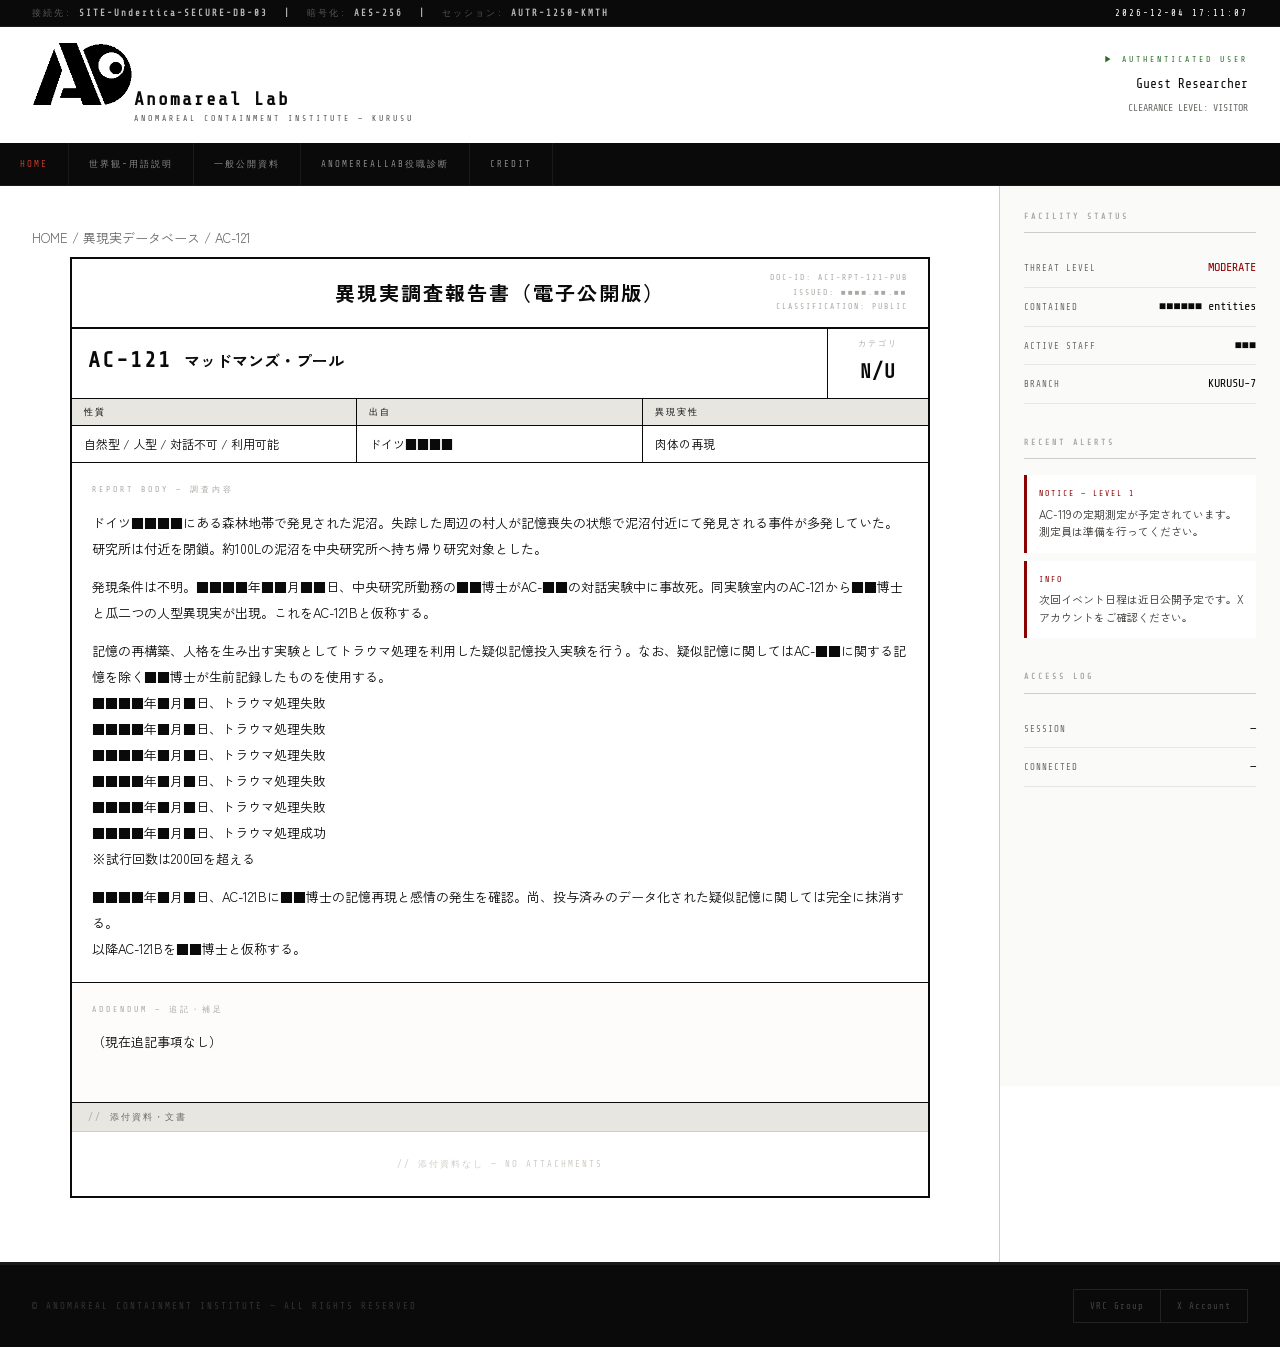
<file: public-information/AC-121.html>
<!DOCTYPE html>
<html lang="ja">
<head>
    <meta charset="UTF-8">
    <meta name="viewport" content="width=device-width, initial-scale=1.0">
    <title>異現実調査報告書 AC-121 — 異現実収容研究所</title>
    <link rel="stylesheet" href="../css/style.css">
    <link rel="preconnect" href="https://fonts.googleapis.com">
    <link rel="preconnect" href="https://fonts.gstatic.com" crossorigin>
    <link href="https://fonts.googleapis.com/css2?family=Share+Tech+Mono&family=Zen+Kaku+Gothic+New:wght@300;400;700&family=Courier+Prime:wght@400;700&display=swap" rel="stylesheet">
    <link rel="icon" type="image/x-icon" href="../img/icon.png" />
    <link rel="apple-touch-icon" type="image/png" href="../img/icon.png" />
    <style>
        :root {
            --black: #0a0a0a; --white: #fff;
            --gray-100: #e8e6e1; --gray-200: #d0cdc8; --gray-300: #aaa8a3;
            --gray-500: #6b6966; --gray-700: #0a0a0a;
            --red: #8b0000; --red-light: #c0392b;
            --mono: 'Share Tech Mono', 'Courier Prime', monospace;
            --sans: 'Zen Kaku Gothic New', sans-serif;
        }

        .breadcrumb {
            color: #6b6966;
            margin: 8px 0;
        }

        /* REPORT */
        .report-doc { background: #fff; border: 2px solid var(--black); max-width: 860px; margin: 0 auto;}
        .report-title-bar {
            border-bottom: 2px solid var(--black); padding: 16px 20px;
            text-align: center; position: relative;
        }
        .report-title-bar h1 {
            font-family: var(--sans); font-size: 20px; font-weight: 700;
            letter-spacing: 0.1em; color: var(--black);
        }
        .report-title-bar .doc-stamp {
            position: absolute; top: 50%; right: 20px; transform: translateY(-50%);
            font-family: var(--mono); font-size: 8px; letter-spacing: 2px;
            color: var(--gray-300); text-align: right; line-height: 1.8;
        }
        .report-ac-row { display: flex; border-bottom: 1px solid var(--black); }
        .report-ac-main {
            flex: 1; padding: 12px 16px; border-right: 1px solid var(--black);
            display: flex; align-items: baseline; gap: 12px;
        }
        .report-ac-main .ac-num {
            font-family: var(--mono); font-size: 22px; font-weight: bold;
            letter-spacing: 2px; color: var(--black);
        }
        .report-ac-main .ac-name {
            font-family: var(--sans); font-size: 16px; font-weight: 700; color: var(--black);
        }
        .report-ac-category {
            width: 100px; flex-shrink: 0; padding: 8px 12px; text-align: center;
        }
        .report-ac-category .cat-label {
            font-family: var(--mono); font-size: 8px; letter-spacing: 2px;
            color: var(--gray-300); display: block; margin-bottom: 2px;
        }
        .report-ac-category .cat-value {
            font-family: var(--mono); font-size: 20px; font-weight: bold;
            color: var(--black); letter-spacing: 1px;
        }
        .report-meta-row { display: flex; border-bottom: 1px solid var(--black); }
        .report-meta-cell { flex: 1; border-right: 1px solid var(--black); }
        .report-meta-cell:last-child { border-right: none; }
        .report-meta-cell .meta-label {
            font-family: var(--mono); font-size: 9px; letter-spacing: 2px; color: var(--black);
            background: var(--gray-100); padding: 5px 12px;
            border-bottom: 1px solid var(--black); display: block;
        }
        .report-meta-cell .meta-value { padding: 8px 12px; font-size: 12px; color: var(--gray-700); line-height: 1.7; }
        .report-body { border-bottom: 1px solid var(--black); padding: 20px; min-height: 160px; }
        .report-body .body-label {
            font-family: var(--mono); font-size: 8px; letter-spacing: 3px;
            color: var(--gray-300); display: block; margin-bottom: 12px;
        }
        .report-body p { font-size: 13px; color: var(--gray-700); line-height: 2; margin-bottom: 12px; }
        .report-body p:last-child { margin-bottom: 0; }
        .report-addendum { border-bottom: 1px solid var(--black); padding: 20px; min-height: 120px; background: #fdfcfa; }
        .report-addendum .body-label {
            font-family: var(--mono); font-size: 8px; letter-spacing: 3px;
            color: var(--gray-300); display: block; margin-bottom: 12px;
        }
        .report-addendum p { font-size: 13px; color: var(--gray-700); line-height: 2; margin-bottom: 10px; }
        .report-addendum p:last-child { margin-bottom: 0; }

        /* ATTACHMENT */
        .report-attachment {}
        .att-label-bar {
            font-family: var(--mono); font-size: 9px; letter-spacing: 2px; color: var(--gray-500);
            background: var(--gray-100); padding: 6px 16px;
            border-bottom: 1px solid var(--gray-200); display: flex; align-items: center; gap: 8px;
        }
        .att-label-bar::before { content: '//'; color: var(--gray-300); }
        .att-file-list { list-style: none; padding: 0; }
        .att-file-list li { border-bottom: 1px solid var(--gray-100); }
        .att-file-list li:last-child { border-bottom: none; }
        .att-file-btn {
            width: 100%; background: transparent; border: none; padding: 12px 16px;
            display: flex; align-items: center; gap: 12px; cursor: pointer;
            text-align: left; transition: background 0.15s;
        }
        .att-file-btn:hover { background: var(--gray-100); }
        .att-file-btn.active { background: var(--gray-100); }
        .att-file-btn .file-icon {
            font-family: var(--mono); font-size: 8px; letter-spacing: 1px;
            padding: 2px 6px; border: 1px solid var(--gray-200); color: var(--gray-500);
            white-space: nowrap; min-width: 40px; text-align: center; flex-shrink: 0;
        }
        .att-file-btn .file-icon.t-pdf  { border-color: var(--red); color: var(--red); }
        .att-file-btn .file-icon.t-img  { border-color: #2a4a6b; color: #2a4a6b; }
        .att-file-btn .file-icon.t-vid  { border-color: #2a5a2a; color: #2a5a2a; }
        .att-file-btn .file-icon.t-aud  { border-color: #4a3a6b; color: #4a3a6b; }
        .att-file-btn .file-name { font-family: var(--mono); font-size: 11px; letter-spacing: 1px; color: var(--black); flex: 1; }
        .att-file-btn .file-meta { font-family: var(--mono); font-size: 9px; color: var(--gray-300); white-space: nowrap; }
        .att-file-btn .file-chevron { font-family: var(--mono); font-size: 14px; color: var(--gray-300); transition: transform 0.2s; flex-shrink: 0; }
        .att-file-btn.active .file-chevron { transform: rotate(90deg); }
        .att-viewer { display: none; border-top: 1px solid var(--gray-200); background: #111; }
        .att-viewer.show { display: block; }
        .att-viewer-header {
            background: #0a0a0a; padding: 8px 16px;
            display: flex; align-items: center; justify-content: space-between; border-bottom: 1px solid #222;
        }
        .att-viewer-header span { font-family: var(--mono); font-size: 9px; letter-spacing: 2px; color: #555; }
        .att-viewer-close {
            font-family: var(--mono); font-size: 9px; letter-spacing: 1px; color: #444;
            background: transparent; border: 1px solid #333; padding: 3px 10px;
            cursor: pointer; transition: all 0.15s;
        }
        .att-viewer-close:hover { border-color: #666; color: #888; }
        .viewer-pdf iframe { width: 100%; height: 520px; display: block; border: none; }
        .viewer-img { padding: 20px; text-align: center; background: #0d0d0d; }
        .viewer-img img { max-width: 100%; max-height: 500px; object-fit: contain; border: 1px solid #222; }
        .viewer-vid { padding: 20px; background: #0d0d0d; text-align: center; }
        .viewer-vid video { max-width: 100%; max-height: 480px; border: 1px solid #222; }
        .viewer-aud { padding: 32px 20px; background: #0d0d0d; text-align: center; }
        .viewer-aud .aud-label { font-family: var(--mono); font-size: 9px; letter-spacing: 3px; color: #444; margin-bottom: 16px; display: block; }
        .viewer-aud audio { width: 100%; max-width: 480px; }
        .viewer-placeholder { padding: 40px; text-align: center; background: #0d0d0d; }
        .viewer-placeholder p { font-family: var(--mono); font-size: 9px; letter-spacing: 2px; color: #2a2a2a; line-height: 2.2; }
        .att-empty { padding: 24px 16px; font-family: var(--mono); font-size: 9px; letter-spacing: 2px; color: var(--gray-200); text-align: center; }

        @media (max-width: 768px) {
            .report-title-bar .doc-stamp { display: none; }
            .report-ac-main .ac-num { font-size: 16px; }
            .report-ac-main .ac-name { font-size: 13px; }
            .report-meta-row { flex-direction: column; }
            .report-meta-cell { border-right: none; border-bottom: 1px solid var(--black); }
            .report-meta-cell:last-child { border-bottom: none; }
            .site-footer { flex-direction: column; align-items: flex-start; padding: 20px 16px; }
        }
    </style>
</head>
<body>

<!-- TOP BAR -->
<div class="topbar">
    <span style="display: inline-block">接続先: <b>SITE-Undertica-SECURE-DB-03</b></span>
    <b>|</b>
    <span style="display: inline-block">暗号化: <b>AES-256</b></span>
    <b>|</b>
    <span style="display: inline-block">セッション: <b>AUTR-1250-KMTH</b></span>
    <span class="topbar-right" id="clock"></span>
</div>

<!-- HEADER -->
<header class="site-header">
    <a href="../index.html" class="site-logo">
        <div class="logo-mark"><img src="../img/logo.png" alt="Anomareal Lab"></div>
        <div class="logo-text">
            <span class="logo-main">Anomareal Lab</span>
            <span class="logo-sub">ANOMAREAL CONTAINMENT INSTITUTE — KURUSU</span>
        </div>
    </a>
    <div class="header-user">
        <span class="user-label">▶ AUTHENTICATED USER</span>
        <span class="user-name">Guest Researcher</span>
        <span class="user-level">CLEARANCE LEVEL: VISITOR</span>
    </div>
</header>

<!-- PC NAV -->
<nav class="headerNav pc">
    <ul class="site-nav">
        <li><a href="../index.html" class="active">Home</a></li>
        <li><a href="../glossary.html">世界観-用語説明</a></li>
        <li><a href="../index.html#anomarealDB">一般公開資料</a></li>
        <li><a href="../rolefit.html">AnomerealLab役職診断</a></li>
        <li><a href="../credit.html">Credit</a></li>
    </ul>
</nav>

<!-- SP NAV -->
<nav class="headerNav sp">
    <div class="sp-menu-overlay" id="spMenu">
        <ul class="site-nav">
            <li><a href="../index.html">Home</a></li>
            <li><a href="../glossary.html">世界観-用語説明</a></li>
            <li><a href="../index.html#anomarealDB">一般公開資料</a></li>
            <li><a href="../rolefit.html">AnomerealLab役職診断</a></li>
            <li><a href="../credit.html">Credit</a></li>
        </ul>
    </div>
</nav>
<button class="hamburger-btn" id="hamburger" aria-label="メニュー">
    <span class="bar"></span>
    <span class="bar"></span>
    <span class="bar"></span>
</button>

<div class="wrap">
    <main>
        <div class="breadcrumb">
            <a href="../index.html">HOME</a>
            <span>/</span>
            <a href="../index.html#anomarealDB">異現実データベース</a>
            <span>/</span>
            <span>AC-121</span>
        </div>

        <div class="report-doc">

            <div class="report-title-bar">
                <h1>異現実調査報告書（電子公開版）</h1>
                <div class="doc-stamp">
                    DOC-ID: ACI-RPT-121-PUB<br>
                    ISSUED: ■■■■.■■.■■<br>
                    CLASSIFICATION: PUBLIC
                </div>
            </div>

            <div class="report-ac-row">
                <div class="report-ac-main">
                    <span class="ac-num">AC-121</span>
                    <span class="ac-name">マッドマンズ・プール</span>
                </div>
                <div class="report-ac-category">
                    <span class="cat-label">カテゴリ</span>
                    <span class="cat-value">N/U</span>
                </div>
            </div>

            <div class="report-meta-row">
                <div class="report-meta-cell">
                    <span class="meta-label">性質</span>
                    <div class="meta-value">自然型 / 人型 / 対話不可 / 利用可能</div>
                </div>
                <div class="report-meta-cell">
                    <span class="meta-label">出自</span>
                    <div class="meta-value">ドイツ■■■■</div>
                </div>
                <div class="report-meta-cell">
                    <span class="meta-label">異現実性</span>
                    <div class="meta-value">肉体の再現</div>
                </div>
            </div>

            <div class="report-body">
                <span class="body-label">REPORT BODY — 調査内容</span>
                <p>ドイツ■■■■にある森林地帯で発見された泥沼。失踪した周辺の村人が記憶喪失の状態で泥沼付近にて発見される事件が多発していた。<br>
                研究所は付近を閉鎖。約100Lの泥沼を中央研究所へ持ち帰り研究対象とした。</p>
                <p>発現条件は不明。■■■■年■■月■■日、中央研究所勤務の■■博士がAC-■■の対話実験中に事故死。同実験室内のAC-121から■■博士と瓜二つの人型異現実が出現。これをAC-121Bと仮称する。</p>
                <p>記憶の再構築、人格を生み出す実験としてトラウマ処理を利用した疑似記憶投入実験を行う。なお、疑似記憶に関してはAC-■■に関する記憶を除く■■博士が生前記録したものを使用する。<br>
                    ■■■■年■月■日、トラウマ処理失敗<br>
                    ■■■■年■月■日、トラウマ処理失敗<br>
                    ■■■■年■月■日、トラウマ処理失敗<br>
                    ■■■■年■月■日、トラウマ処理失敗<br>
                    ■■■■年■月■日、トラウマ処理失敗<br>
                    ■■■■年■月■日、トラウマ処理成功<br>
                    ※試行回数は200回を超える
                </p>
                <p>■■■■年■月■日、AC-121Bに■■博士の記憶再現と感情の発生を確認。尚、投与済みのデータ化された疑似記憶に関しては完全に抹消する。<br>
                    以降AC-121Bを■■博士と仮称する。</p>
            </div>

            <div class="report-addendum">
                <span class="body-label">ADDENDUM — 追記・補足</span>
                <p>（現在追記事項なし）</p>
            </div>

            <div class="report-attachment">
                <div class="att-label-bar">添付資料・文書</div>
                <ul class="att-file-list" id="fileList"></ul>
                <div class="att-viewer" id="attViewer">
                    <div class="att-viewer-header">
                        <span id="viewerTitle">—</span>
                        <button class="att-viewer-close" id="viewerClose">✕ 閉じる</button>
                    </div>
                    <div id="viewerBody"></div>
                </div>
            </div>

        </div>
    </main>

    <!-- ASIDE -->
    <aside>
        <div class="aside-block">
            <h3>Facility Status</h3>
            <div class="aside-stat">
                <span class="label">THREAT LEVEL</span>
                <span class="value red">MODERATE</span>
            </div>
            <div class="aside-stat">
                <span class="label">CONTAINED</span>
                <span class="value">■■■■■■ entities</span>
            </div>
            <div class="aside-stat">
                <span class="label">ACTIVE STAFF</span>
                <span class="value">■■■</span>
            </div>
            <div class="aside-stat">
                <span class="label">BRANCH</span>
                <span class="value">KURUSU-7</span>
            </div>
        </div>
        <div class="aside-block">
            <h3>Recent Alerts</h3>
            <div class="aside-alert">
                <div class="alert-level">NOTICE — LEVEL 1</div>
                <p>AC-119の定期測定が予定されています。測定員は準備を行ってください。</p>
            </div>
            <div class="aside-alert">
                <div class="alert-level">INFO</div>
                <p>次回イベント日程は近日公開予定です。Xアカウントをご確認ください。</p>
            </div>
        </div>
        <div class="aside-block">
            <h3>Access Log</h3>
            <div class="aside-stat">
                <span class="label">SESSION</span>
                <span class="value" id="sessionId">—</span>
            </div>
            <div class="aside-stat">
                <span class="label">CONNECTED</span>
                <span class="value" id="connTime">—</span>
            </div>
        </div>
    </aside>
</div>

<!-- FOOTER -->
<footer class="site-footer">
    <span class="footer-copy">© ANOMAREAL CONTAINMENT INSTITUTE — ALL RIGHTS RESERVED</span>
    <ul>
        <li><a href="https://vrchat.com/home/group/grp_bea6d950-9024-4336-a939-9d74d0cdbd9a" target="_blank" rel="noopener">VRC Group</a></li>
        <li><a href="https://x.com/anomareal_lab" target="_blank" rel="noopener">X Account</a></li>
    </ul>
</footer>

<script>
    // Clock
    function updateClock() {
        const now = new Date();
        const p = n => String(n).padStart(2,'0');
        document.getElementById('clock').textContent =
            `${now.getFullYear()}-${p(now.getMonth()+1)}-${p(now.getDate())} ${p(now.getHours())}:${p(now.getMinutes())}:${p(now.getSeconds())}`;
    }
    setInterval(updateClock, 1000); updateClock();

    // Hamburger
    const hambtn = document.getElementById('hamburger');
    const spmenu = document.getElementById('spMenu');
    hambtn.addEventListener('click', () => {
        const open = hambtn.classList.toggle('is-open');
        spmenu.classList.toggle('is-open', open);
        document.body.classList.toggle('nav-open', open);
    });

    // =============================================
    // 添付ファイル設定
    // type: 'pdf' | 'img' | 'vid' | 'aud'
    // src : ファイルへのパス（例: 'files/report.pdf'）
    // =============================================
    const attachments = [
        /* {
            name: 'AC-009_現場写真_01.jpg',
            type: 'img',
            label: 'JPG',
            meta: '撮影: ■■■■',
            src: ''  // ← ここにパスを入力
        },
        {
            name: 'AC-009_測定記録.pdf',
            type: 'pdf',
            label: 'PDF',
            meta: '2024.03.■■',
            src: ''  // ← ここにパスを入力
        },
        {
            name: 'AC-009_観察映像.mp4',
            type: 'vid',
            label: 'MP4',
            meta: '00:02:34',
            src: ''  // ← ここにパスを入力
        },
        {
            name: 'AC-009_音声記録.mp3',
            type: 'aud',
            label: 'MP3',
            meta: '00:01:12',
            src: ''  // ← ここにパスを入力
        }, */
    ];

    const fileList    = document.getElementById('fileList');
    const attViewer   = document.getElementById('attViewer');
    const viewerBody  = document.getElementById('viewerBody');
    const viewerTitle = document.getElementById('viewerTitle');
    const viewerClose = document.getElementById('viewerClose');
    let activeBtn = null;

    function buildFileList() {
        if (!attachments.length) {
            fileList.innerHTML = '<li class="att-empty">// 添付資料なし — NO ATTACHMENTS</li>';
            return;
        }
        attachments.forEach((file, idx) => {
            const li = document.createElement('li');
            li.innerHTML = `
                <button class="att-file-btn" data-idx="${idx}">
                    <span class="file-icon t-${file.type}">${file.label}</span>
                    <span class="file-name">${file.name}</span>
                    <span class="file-meta">${file.meta}</span>
                    <span class="file-chevron">›</span>
                </button>`;
            fileList.appendChild(li);
        });
        fileList.querySelectorAll('.att-file-btn').forEach(btn => {
            btn.addEventListener('click', () => {
                const file = attachments[parseInt(btn.dataset.idx)];
                if (activeBtn === btn && attViewer.classList.contains('show')) {
                    closeViewer(); return;
                }
                if (activeBtn) activeBtn.classList.remove('active');
                btn.classList.add('active');
                activeBtn = btn;
                openViewer(file);
            });
        });
    }

    function openViewer(file) {
        viewerTitle.textContent = file.name;

        // パス未設定の場合はデモ表示
        if (!file.src) {
            viewerBody.innerHTML = `<div class="viewer-placeholder">
                <p>// FILE NOT LINKED<br><br></p></div>`;
            attViewer.classList.add('show');
            attViewer.scrollIntoView({ behavior: 'smooth', block: 'nearest' });
            return;
        }

        const viewers = {
            pdf: () => `<div class="viewer-pdf"><iframe src="${file.src}" title="${file.name}"></iframe></div>`,
            img: () => `<div class="viewer-img"><img src="${file.src}" alt="${file.name}"></div>`,
            vid: () => `<div class="viewer-vid"><video controls><source src="${file.src}">動画を再生できません。</video></div>`,
            aud: () => `<div class="viewer-aud"><span class="aud-label">// AUDIO — ${file.name}</span><audio controls><source src="${file.src}">音声を再生できません。</audio></div>`,
        };
        viewerBody.innerHTML = (viewers[file.type] || viewers.pdf)();
        attViewer.classList.add('show');
        attViewer.scrollIntoView({ behavior: 'smooth', block: 'nearest' });
    }

    function closeViewer() {
        attViewer.classList.remove('show');
        viewerBody.innerHTML = '';
        if (activeBtn) { activeBtn.classList.remove('active'); activeBtn = null; }
    }

    viewerClose.addEventListener('click', closeViewer);
    buildFileList();
</script>
</body>
</html>
</file>
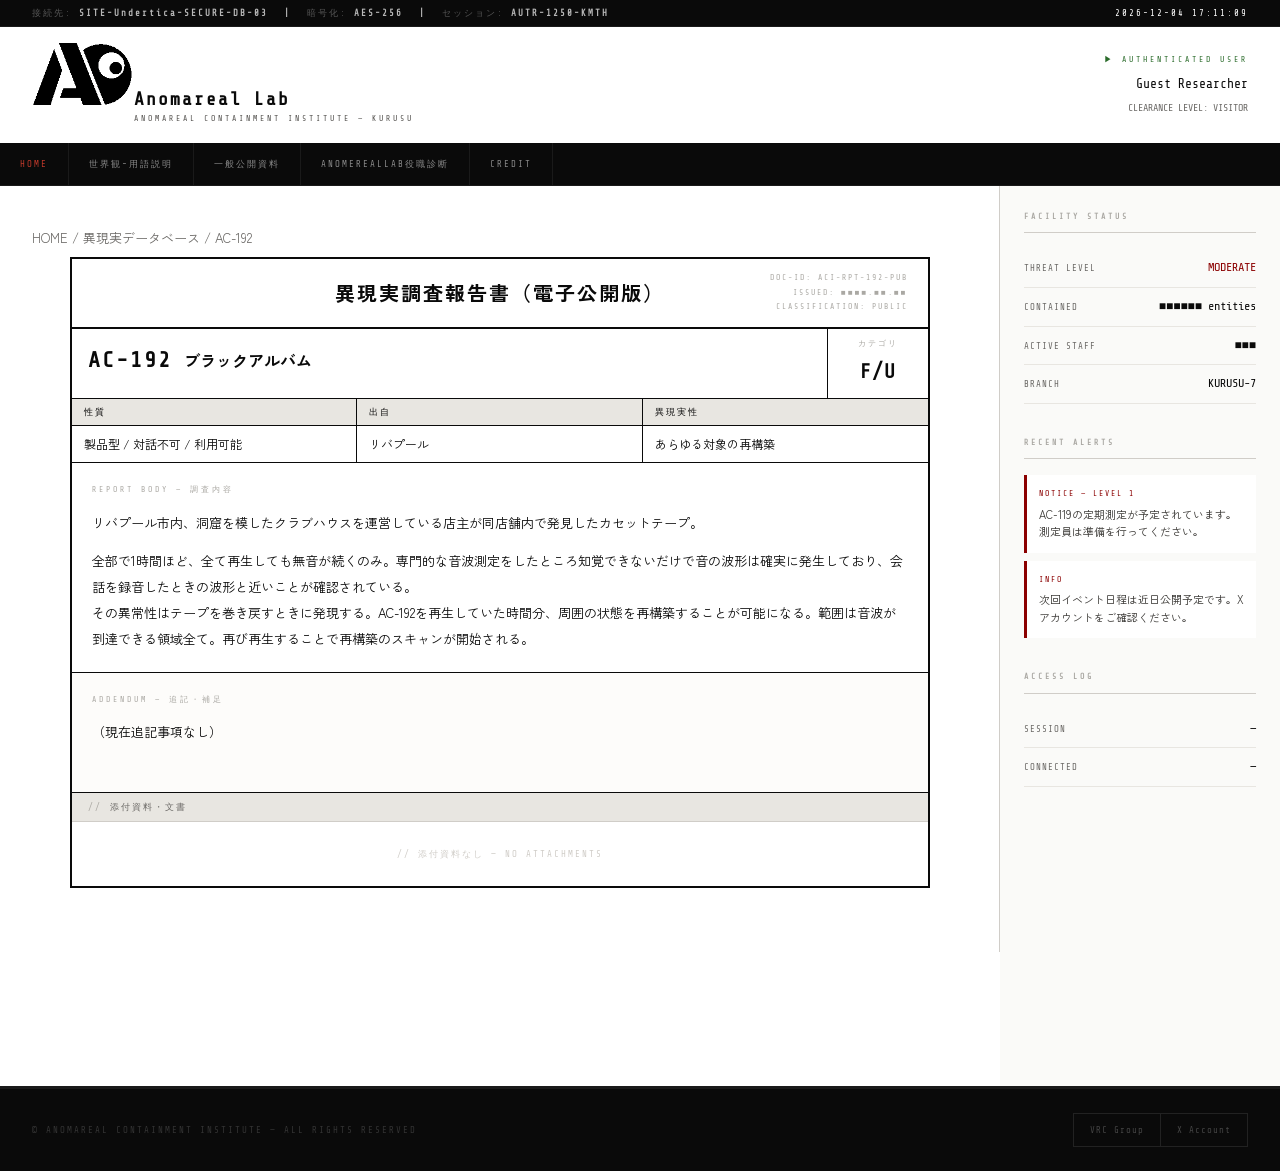
<file: public-information/AC-192.html>
<!DOCTYPE html>
<html lang="ja">
<head>
    <meta charset="UTF-8">
    <meta name="viewport" content="width=device-width, initial-scale=1.0">
    <title>異現実調査報告書 AC-192 — 異現実収容研究所</title>
    <link rel="stylesheet" href="../css/style.css">
    <link rel="preconnect" href="https://fonts.googleapis.com">
    <link rel="preconnect" href="https://fonts.gstatic.com" crossorigin>
    <link href="https://fonts.googleapis.com/css2?family=Share+Tech+Mono&family=Zen+Kaku+Gothic+New:wght@300;400;700&family=Courier+Prime:wght@400;700&display=swap" rel="stylesheet">
    <link rel="icon" type="image/x-icon" href="../img/icon.png" />
    <link rel="apple-touch-icon" type="image/png" href="../img/icon.png" />
    <style>
        :root {
            --black: #0a0a0a; --white: #fff;
            --gray-100: #e8e6e1; --gray-200: #d0cdc8; --gray-300: #aaa8a3;
            --gray-500: #6b6966; --gray-700: #0a0a0a;
            --red: #8b0000; --red-light: #c0392b;
            --mono: 'Share Tech Mono', 'Courier Prime', monospace;
            --sans: 'Zen Kaku Gothic New', sans-serif;
        }

        .breadcrumb {
            color: #6b6966;
            margin: 8px 0;
        }

        /* REPORT */
        .report-doc { background: #fff; border: 2px solid var(--black); max-width: 860px; margin: 0 auto;}
        .report-title-bar {
            border-bottom: 2px solid var(--black); padding: 16px 20px;
            text-align: center; position: relative;
        }
        .report-title-bar h1 {
            font-family: var(--sans); font-size: 20px; font-weight: 700;
            letter-spacing: 0.1em; color: var(--black);
        }
        .report-title-bar .doc-stamp {
            position: absolute; top: 50%; right: 20px; transform: translateY(-50%);
            font-family: var(--mono); font-size: 8px; letter-spacing: 2px;
            color: var(--gray-300); text-align: right; line-height: 1.8;
        }
        .report-ac-row { display: flex; border-bottom: 1px solid var(--black); }
        .report-ac-main {
            flex: 1; padding: 12px 16px; border-right: 1px solid var(--black);
            display: flex; align-items: baseline; gap: 12px;
        }
        .report-ac-main .ac-num {
            font-family: var(--mono); font-size: 22px; font-weight: bold;
            letter-spacing: 2px; color: var(--black);
        }
        .report-ac-main .ac-name {
            font-family: var(--sans); font-size: 16px; font-weight: 700; color: var(--black);
        }
        .report-ac-category {
            width: 100px; flex-shrink: 0; padding: 8px 12px; text-align: center;
        }
        .report-ac-category .cat-label {
            font-family: var(--mono); font-size: 8px; letter-spacing: 2px;
            color: var(--gray-300); display: block; margin-bottom: 2px;
        }
        .report-ac-category .cat-value {
            font-family: var(--mono); font-size: 20px; font-weight: bold;
            color: var(--black); letter-spacing: 1px;
        }
        .report-meta-row { display: flex; border-bottom: 1px solid var(--black); }
        .report-meta-cell { flex: 1; border-right: 1px solid var(--black); }
        .report-meta-cell:last-child { border-right: none; }
        .report-meta-cell .meta-label {
            font-family: var(--mono); font-size: 9px; letter-spacing: 2px; color: var(--black);
            background: var(--gray-100); padding: 5px 12px;
            border-bottom: 1px solid var(--black); display: block;
        }
        .report-meta-cell .meta-value { padding: 8px 12px; font-size: 12px; color: var(--gray-700); line-height: 1.7; }
        .report-body { border-bottom: 1px solid var(--black); padding: 20px; min-height: 160px; }
        .report-body .body-label {
            font-family: var(--mono); font-size: 8px; letter-spacing: 3px;
            color: var(--gray-300); display: block; margin-bottom: 12px;
        }
        .report-body p { font-size: 13px; color: var(--gray-700); line-height: 2; margin-bottom: 12px; }
        .report-body p:last-child { margin-bottom: 0; }
        .report-addendum { border-bottom: 1px solid var(--black); padding: 20px; min-height: 120px; background: #fdfcfa; }
        .report-addendum .body-label {
            font-family: var(--mono); font-size: 8px; letter-spacing: 3px;
            color: var(--gray-300); display: block; margin-bottom: 12px;
        }
        .report-addendum p { font-size: 13px; color: var(--gray-700); line-height: 2; margin-bottom: 10px; }
        .report-addendum p:last-child { margin-bottom: 0; }

        /* ATTACHMENT */
        .report-attachment {}
        .att-label-bar {
            font-family: var(--mono); font-size: 9px; letter-spacing: 2px; color: var(--gray-500);
            background: var(--gray-100); padding: 6px 16px;
            border-bottom: 1px solid var(--gray-200); display: flex; align-items: center; gap: 8px;
        }
        .att-label-bar::before { content: '//'; color: var(--gray-300); }
        .att-file-list { list-style: none; padding: 0; }
        .att-file-list li { border-bottom: 1px solid var(--gray-100); }
        .att-file-list li:last-child { border-bottom: none; }
        .att-file-btn {
            width: 100%; background: transparent; border: none; padding: 12px 16px;
            display: flex; align-items: center; gap: 12px; cursor: pointer;
            text-align: left; transition: background 0.15s;
        }
        .att-file-btn:hover { background: var(--gray-100); }
        .att-file-btn.active { background: var(--gray-100); }
        .att-file-btn .file-icon {
            font-family: var(--mono); font-size: 8px; letter-spacing: 1px;
            padding: 2px 6px; border: 1px solid var(--gray-200); color: var(--gray-500);
            white-space: nowrap; min-width: 40px; text-align: center; flex-shrink: 0;
        }
        .att-file-btn .file-icon.t-pdf  { border-color: var(--red); color: var(--red); }
        .att-file-btn .file-icon.t-img  { border-color: #2a4a6b; color: #2a4a6b; }
        .att-file-btn .file-icon.t-vid  { border-color: #2a5a2a; color: #2a5a2a; }
        .att-file-btn .file-icon.t-aud  { border-color: #4a3a6b; color: #4a3a6b; }
        .att-file-btn .file-name { font-family: var(--mono); font-size: 11px; letter-spacing: 1px; color: var(--black); flex: 1; }
        .att-file-btn .file-meta { font-family: var(--mono); font-size: 9px; color: var(--gray-300); white-space: nowrap; }
        .att-file-btn .file-chevron { font-family: var(--mono); font-size: 14px; color: var(--gray-300); transition: transform 0.2s; flex-shrink: 0; }
        .att-file-btn.active .file-chevron { transform: rotate(90deg); }
        .att-viewer { display: none; border-top: 1px solid var(--gray-200); background: #111; }
        .att-viewer.show { display: block; }
        .att-viewer-header {
            background: #0a0a0a; padding: 8px 16px;
            display: flex; align-items: center; justify-content: space-between; border-bottom: 1px solid #222;
        }
        .att-viewer-header span { font-family: var(--mono); font-size: 9px; letter-spacing: 2px; color: #555; }
        .att-viewer-close {
            font-family: var(--mono); font-size: 9px; letter-spacing: 1px; color: #444;
            background: transparent; border: 1px solid #333; padding: 3px 10px;
            cursor: pointer; transition: all 0.15s;
        }
        .att-viewer-close:hover { border-color: #666; color: #888; }
        .viewer-pdf iframe { width: 100%; height: 520px; display: block; border: none; }
        .viewer-img { padding: 20px; text-align: center; background: #0d0d0d; }
        .viewer-img img { max-width: 100%; max-height: 500px; object-fit: contain; border: 1px solid #222; }
        .viewer-vid { padding: 20px; background: #0d0d0d; text-align: center; }
        .viewer-vid video { max-width: 100%; max-height: 480px; border: 1px solid #222; }
        .viewer-aud { padding: 32px 20px; background: #0d0d0d; text-align: center; }
        .viewer-aud .aud-label { font-family: var(--mono); font-size: 9px; letter-spacing: 3px; color: #444; margin-bottom: 16px; display: block; }
        .viewer-aud audio { width: 100%; max-width: 480px; }
        .viewer-placeholder { padding: 40px; text-align: center; background: #0d0d0d; }
        .viewer-placeholder p { font-family: var(--mono); font-size: 9px; letter-spacing: 2px; color: #2a2a2a; line-height: 2.2; }
        .att-empty { padding: 24px 16px; font-family: var(--mono); font-size: 9px; letter-spacing: 2px; color: var(--gray-200); text-align: center; }

        @media (max-width: 768px) {
            .report-title-bar .doc-stamp { display: none; }
            .report-ac-main .ac-num { font-size: 16px; }
            .report-ac-main .ac-name { font-size: 13px; }
            .report-meta-row { flex-direction: column; }
            .report-meta-cell { border-right: none; border-bottom: 1px solid var(--black); }
            .report-meta-cell:last-child { border-bottom: none; }
            .site-footer { flex-direction: column; align-items: flex-start; padding: 20px 16px; }
        }
    </style>
</head>
<body>

<!-- TOP BAR -->
<div class="topbar">
    <span style="display: inline-block">接続先: <b>SITE-Undertica-SECURE-DB-03</b></span>
    <b>|</b>
    <span style="display: inline-block">暗号化: <b>AES-256</b></span>
    <b>|</b>
    <span style="display: inline-block">セッション: <b>AUTR-1250-KMTH</b></span>
    <span class="topbar-right" id="clock"></span>
</div>

<!-- HEADER -->
<header class="site-header">
    <a href="../index.html" class="site-logo">
        <div class="logo-mark"><img src="../img/logo.png" alt="Anomareal Lab"></div>
        <div class="logo-text">
            <span class="logo-main">Anomareal Lab</span>
            <span class="logo-sub">ANOMAREAL CONTAINMENT INSTITUTE — KURUSU</span>
        </div>
    </a>
    <div class="header-user">
        <span class="user-label">▶ AUTHENTICATED USER</span>
        <span class="user-name">Guest Researcher</span>
        <span class="user-level">CLEARANCE LEVEL: VISITOR</span>
    </div>
</header>

<!-- PC NAV -->
<nav class="headerNav pc">
    <ul class="site-nav">
        <li><a href="../index.html" class="active">Home</a></li>
        <li><a href="../glossary.html">世界観-用語説明</a></li>
        <li><a href="../index.html#anomarealDB">一般公開資料</a></li>
        <li><a href="../rolefit.html">AnomerealLab役職診断</a></li>
        <li><a href="../credit.html">Credit</a></li>
    </ul>
</nav>

<!-- SP NAV -->
<nav class="headerNav sp">
    <div class="sp-menu-overlay" id="spMenu">
        <ul class="site-nav">
            <li><a href="../index.html">Home</a></li>
            <li><a href="../glossary.html">世界観-用語説明</a></li>
            <li><a href="../index.html#anomarealDB">一般公開資料</a></li>
            <li><a href="../rolefit.html">AnomerealLab役職診断</a></li>
            <li><a href="../credit.html">Credit</a></li>
        </ul>
    </div>
</nav>
<button class="hamburger-btn" id="hamburger" aria-label="メニュー">
    <span class="bar"></span>
    <span class="bar"></span>
    <span class="bar"></span>
</button>

<div class="wrap">
    <main>
        <div class="breadcrumb">
            <a href="../index.html">HOME</a>
            <span>/</span>
            <a href="../index.html#anomarealDB">異現実データベース</a>
            <span>/</span>
            <span>AC-192</span>
        </div>

        <div class="report-doc">

            <div class="report-title-bar">
                <h1>異現実調査報告書（電子公開版）</h1>
                <div class="doc-stamp">
                    DOC-ID: ACI-RPT-192-PUB<br>
                    ISSUED: ■■■■.■■.■■<br>
                    CLASSIFICATION: PUBLIC
                </div>
            </div>

            <div class="report-ac-row">
                <div class="report-ac-main">
                    <span class="ac-num">AC-192</span>
                    <span class="ac-name">ブラックアルバム</span>
                </div>
                <div class="report-ac-category">
                    <span class="cat-label">カテゴリ</span>
                    <span class="cat-value">F/U</span>
                </div>
            </div>

            <div class="report-meta-row">
                <div class="report-meta-cell">
                    <span class="meta-label">性質</span>
                    <div class="meta-value">製品型 / 対話不可 / 利用可能</div>
                </div>
                <div class="report-meta-cell">
                    <span class="meta-label">出自</span>
                    <div class="meta-value">リバプール</div>
                </div>
                <div class="report-meta-cell">
                    <span class="meta-label">異現実性</span>
                    <div class="meta-value">あらゆる対象の再構築</div>
                </div>
            </div>

            <div class="report-body">
                <span class="body-label">REPORT BODY — 調査内容</span>
                <p>リバプール市内、洞窟を模したクラブハウスを運営している店主が同店舗内で発見したカセットテープ。</p>
                <p>全部で1時間ほど、全て再生しても無音が続くのみ。専門的な音波測定をしたところ知覚できないだけで音の波形は確実に発生しており、会話を録音したときの波形と近いことが確認されている。<br>
                    その異常性はテープを巻き戻すときに発現する。AC-192を再生していた時間分、周囲の状態を再構築することが可能になる。範囲は音波が到達できる領域全て。再び再生することで再構築のスキャンが開始される。</p>
            </div>

            <div class="report-addendum">
                <span class="body-label">ADDENDUM — 追記・補足</span>
                <p>（現在追記事項なし）</p>
            </div>

            <div class="report-attachment">
                <div class="att-label-bar">添付資料・文書</div>
                <ul class="att-file-list" id="fileList"></ul>
                <div class="att-viewer" id="attViewer">
                    <div class="att-viewer-header">
                        <span id="viewerTitle">—</span>
                        <button class="att-viewer-close" id="viewerClose">✕ 閉じる</button>
                    </div>
                    <div id="viewerBody"></div>
                </div>
            </div>

        </div>
    </main>

    <!-- ASIDE -->
    <aside>
        <div class="aside-block">
            <h3>Facility Status</h3>
            <div class="aside-stat">
                <span class="label">THREAT LEVEL</span>
                <span class="value red">MODERATE</span>
            </div>
            <div class="aside-stat">
                <span class="label">CONTAINED</span>
                <span class="value">■■■■■■ entities</span>
            </div>
            <div class="aside-stat">
                <span class="label">ACTIVE STAFF</span>
                <span class="value">■■■</span>
            </div>
            <div class="aside-stat">
                <span class="label">BRANCH</span>
                <span class="value">KURUSU-7</span>
            </div>
        </div>
        <div class="aside-block">
            <h3>Recent Alerts</h3>
            <div class="aside-alert">
                <div class="alert-level">NOTICE — LEVEL 1</div>
                <p>AC-119の定期測定が予定されています。測定員は準備を行ってください。</p>
            </div>
            <div class="aside-alert">
                <div class="alert-level">INFO</div>
                <p>次回イベント日程は近日公開予定です。Xアカウントをご確認ください。</p>
            </div>
        </div>
        <div class="aside-block">
            <h3>Access Log</h3>
            <div class="aside-stat">
                <span class="label">SESSION</span>
                <span class="value" id="sessionId">—</span>
            </div>
            <div class="aside-stat">
                <span class="label">CONNECTED</span>
                <span class="value" id="connTime">—</span>
            </div>
        </div>
    </aside>
</div>

<!-- FOOTER -->
<footer class="site-footer">
    <span class="footer-copy">© ANOMAREAL CONTAINMENT INSTITUTE — ALL RIGHTS RESERVED</span>
    <ul>
        <li><a href="https://vrchat.com/home/group/grp_bea6d950-9024-4336-a939-9d74d0cdbd9a" target="_blank" rel="noopener">VRC Group</a></li>
        <li><a href="https://x.com/anomareal_lab" target="_blank" rel="noopener">X Account</a></li>
    </ul>
</footer>

<script>
    // Clock
    function updateClock() {
        const now = new Date();
        const p = n => String(n).padStart(2,'0');
        document.getElementById('clock').textContent =
            `${now.getFullYear()}-${p(now.getMonth()+1)}-${p(now.getDate())} ${p(now.getHours())}:${p(now.getMinutes())}:${p(now.getSeconds())}`;
    }
    setInterval(updateClock, 1000); updateClock();

    // Hamburger
    const hambtn = document.getElementById('hamburger');
    const spmenu = document.getElementById('spMenu');
    hambtn.addEventListener('click', () => {
        const open = hambtn.classList.toggle('is-open');
        spmenu.classList.toggle('is-open', open);
        document.body.classList.toggle('nav-open', open);
    });

    // =============================================
    // 添付ファイル設定
    // type: 'pdf' | 'img' | 'vid' | 'aud'
    // src : ファイルへのパス（例: 'files/report.pdf'）
    // =============================================
    const attachments = [
        /* {
            name: 'AC-009_現場写真_01.jpg',
            type: 'img',
            label: 'JPG',
            meta: '撮影: ■■■■',
            src: ''  // ← ここにパスを入力
        },
        {
            name: 'AC-009_測定記録.pdf',
            type: 'pdf',
            label: 'PDF',
            meta: '2024.03.■■',
            src: ''  // ← ここにパスを入力
        },
        {
            name: 'AC-009_観察映像.mp4',
            type: 'vid',
            label: 'MP4',
            meta: '00:02:34',
            src: ''  // ← ここにパスを入力
        },
        {
            name: 'AC-009_音声記録.mp3',
            type: 'aud',
            label: 'MP3',
            meta: '00:01:12',
            src: ''  // ← ここにパスを入力
        }, */
    ];

    const fileList    = document.getElementById('fileList');
    const attViewer   = document.getElementById('attViewer');
    const viewerBody  = document.getElementById('viewerBody');
    const viewerTitle = document.getElementById('viewerTitle');
    const viewerClose = document.getElementById('viewerClose');
    let activeBtn = null;

    function buildFileList() {
        if (!attachments.length) {
            fileList.innerHTML = '<li class="att-empty">// 添付資料なし — NO ATTACHMENTS</li>';
            return;
        }
        attachments.forEach((file, idx) => {
            const li = document.createElement('li');
            li.innerHTML = `
                <button class="att-file-btn" data-idx="${idx}">
                    <span class="file-icon t-${file.type}">${file.label}</span>
                    <span class="file-name">${file.name}</span>
                    <span class="file-meta">${file.meta}</span>
                    <span class="file-chevron">›</span>
                </button>`;
            fileList.appendChild(li);
        });
        fileList.querySelectorAll('.att-file-btn').forEach(btn => {
            btn.addEventListener('click', () => {
                const file = attachments[parseInt(btn.dataset.idx)];
                if (activeBtn === btn && attViewer.classList.contains('show')) {
                    closeViewer(); return;
                }
                if (activeBtn) activeBtn.classList.remove('active');
                btn.classList.add('active');
                activeBtn = btn;
                openViewer(file);
            });
        });
    }

    function openViewer(file) {
        viewerTitle.textContent = file.name;

        // パス未設定の場合はデモ表示
        if (!file.src) {
            viewerBody.innerHTML = `<div class="viewer-placeholder">
                <p>// FILE NOT LINKED<br><br></p></div>`;
            attViewer.classList.add('show');
            attViewer.scrollIntoView({ behavior: 'smooth', block: 'nearest' });
            return;
        }

        const viewers = {
            pdf: () => `<div class="viewer-pdf"><iframe src="${file.src}" title="${file.name}"></iframe></div>`,
            img: () => `<div class="viewer-img"><img src="${file.src}" alt="${file.name}"></div>`,
            vid: () => `<div class="viewer-vid"><video controls><source src="${file.src}">動画を再生できません。</video></div>`,
            aud: () => `<div class="viewer-aud"><span class="aud-label">// AUDIO — ${file.name}</span><audio controls><source src="${file.src}">音声を再生できません。</audio></div>`,
        };
        viewerBody.innerHTML = (viewers[file.type] || viewers.pdf)();
        attViewer.classList.add('show');
        attViewer.scrollIntoView({ behavior: 'smooth', block: 'nearest' });
    }

    function closeViewer() {
        attViewer.classList.remove('show');
        viewerBody.innerHTML = '';
        if (activeBtn) { activeBtn.classList.remove('active'); activeBtn = null; }
    }

    viewerClose.addEventListener('click', closeViewer);
    buildFileList();
</script>
</body>
</html>
</file>
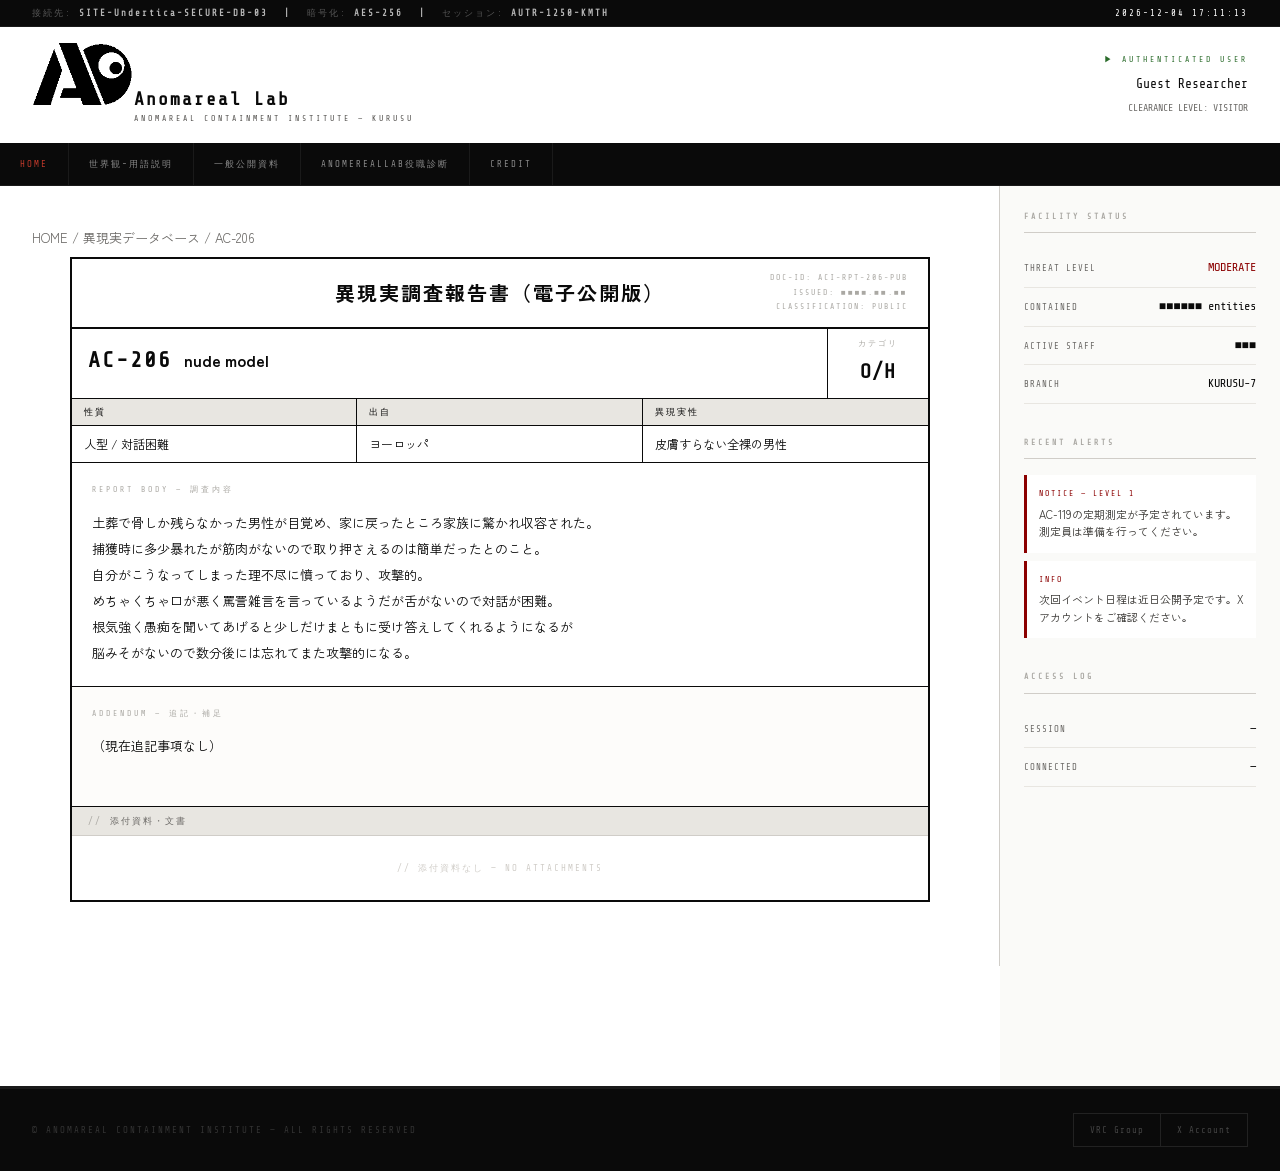
<file: public-information/AC-206.html>
<!DOCTYPE html>
<html lang="ja">
<head>
    <meta charset="UTF-8">
    <meta name="viewport" content="width=device-width, initial-scale=1.0">
    <title>異現実調査報告書 AC-206 — 異現実収容研究所</title>
    <link rel="stylesheet" href="../css/style.css">
    <link rel="preconnect" href="https://fonts.googleapis.com">
    <link rel="preconnect" href="https://fonts.gstatic.com" crossorigin>
    <link href="https://fonts.googleapis.com/css2?family=Share+Tech+Mono&family=Zen+Kaku+Gothic+New:wght@300;400;700&family=Courier+Prime:wght@400;700&display=swap" rel="stylesheet">
    <link rel="icon" type="image/x-icon" href="../img/icon.png" />
    <link rel="apple-touch-icon" type="image/png" href="../img/icon.png" />
    <style>
        :root {
            --black: #0a0a0a; --white: #fff;
            --gray-100: #e8e6e1; --gray-200: #d0cdc8; --gray-300: #aaa8a3;
            --gray-500: #6b6966; --gray-700: #0a0a0a;
            --red: #8b0000; --red-light: #c0392b;
            --mono: 'Share Tech Mono', 'Courier Prime', monospace;
            --sans: 'Zen Kaku Gothic New', sans-serif;
        }

        .breadcrumb {
            color: #6b6966;
            margin: 8px 0;
        }

        /* REPORT */
        .report-doc { background: #fff; border: 2px solid var(--black); max-width: 860px; margin: 0 auto;}
        .report-title-bar {
            border-bottom: 2px solid var(--black); padding: 16px 20px;
            text-align: center; position: relative;
        }
        .report-title-bar h1 {
            font-family: var(--sans); font-size: 20px; font-weight: 700;
            letter-spacing: 0.1em; color: var(--black);
        }
        .report-title-bar .doc-stamp {
            position: absolute; top: 50%; right: 20px; transform: translateY(-50%);
            font-family: var(--mono); font-size: 8px; letter-spacing: 2px;
            color: var(--gray-300); text-align: right; line-height: 1.8;
        }
        .report-ac-row { display: flex; border-bottom: 1px solid var(--black); }
        .report-ac-main {
            flex: 1; padding: 12px 16px; border-right: 1px solid var(--black);
            display: flex; align-items: baseline; gap: 12px;
        }
        .report-ac-main .ac-num {
            font-family: var(--mono); font-size: 22px; font-weight: bold;
            letter-spacing: 2px; color: var(--black);
        }
        .report-ac-main .ac-name {
            font-family: var(--sans); font-size: 16px; font-weight: 700; color: var(--black);
        }
        .report-ac-category {
            width: 100px; flex-shrink: 0; padding: 8px 12px; text-align: center;
        }
        .report-ac-category .cat-label {
            font-family: var(--mono); font-size: 8px; letter-spacing: 2px;
            color: var(--gray-300); display: block; margin-bottom: 2px;
        }
        .report-ac-category .cat-value {
            font-family: var(--mono); font-size: 20px; font-weight: bold;
            color: var(--black); letter-spacing: 1px;
        }
        .report-meta-row { display: flex; border-bottom: 1px solid var(--black); }
        .report-meta-cell { flex: 1; border-right: 1px solid var(--black); }
        .report-meta-cell:last-child { border-right: none; }
        .report-meta-cell .meta-label {
            font-family: var(--mono); font-size: 9px; letter-spacing: 2px; color: var(--black);
            background: var(--gray-100); padding: 5px 12px;
            border-bottom: 1px solid var(--black); display: block;
        }
        .report-meta-cell .meta-value { padding: 8px 12px; font-size: 12px; color: var(--gray-700); line-height: 1.7; }
        .report-body { border-bottom: 1px solid var(--black); padding: 20px; min-height: 160px; }
        .report-body .body-label {
            font-family: var(--mono); font-size: 8px; letter-spacing: 3px;
            color: var(--gray-300); display: block; margin-bottom: 12px;
        }
        .report-body p { font-size: 13px; color: var(--gray-700); line-height: 2; margin-bottom: 12px; }
        .report-body p:last-child { margin-bottom: 0; }
        .report-addendum { border-bottom: 1px solid var(--black); padding: 20px; min-height: 120px; background: #fdfcfa; }
        .report-addendum .body-label {
            font-family: var(--mono); font-size: 8px; letter-spacing: 3px;
            color: var(--gray-300); display: block; margin-bottom: 12px;
        }
        .report-addendum p { font-size: 13px; color: var(--gray-700); line-height: 2; margin-bottom: 10px; }
        .report-addendum p:last-child { margin-bottom: 0; }

        /* ATTACHMENT */
        .report-attachment {}
        .att-label-bar {
            font-family: var(--mono); font-size: 9px; letter-spacing: 2px; color: var(--gray-500);
            background: var(--gray-100); padding: 6px 16px;
            border-bottom: 1px solid var(--gray-200); display: flex; align-items: center; gap: 8px;
        }
        .att-label-bar::before { content: '//'; color: var(--gray-300); }
        .att-file-list { list-style: none; padding: 0; }
        .att-file-list li { border-bottom: 1px solid var(--gray-100); }
        .att-file-list li:last-child { border-bottom: none; }
        .att-file-btn {
            width: 100%; background: transparent; border: none; padding: 12px 16px;
            display: flex; align-items: center; gap: 12px; cursor: pointer;
            text-align: left; transition: background 0.15s;
        }
        .att-file-btn:hover { background: var(--gray-100); }
        .att-file-btn.active { background: var(--gray-100); }
        .att-file-btn .file-icon {
            font-family: var(--mono); font-size: 8px; letter-spacing: 1px;
            padding: 2px 6px; border: 1px solid var(--gray-200); color: var(--gray-500);
            white-space: nowrap; min-width: 40px; text-align: center; flex-shrink: 0;
        }
        .att-file-btn .file-icon.t-pdf  { border-color: var(--red); color: var(--red); }
        .att-file-btn .file-icon.t-img  { border-color: #2a4a6b; color: #2a4a6b; }
        .att-file-btn .file-icon.t-vid  { border-color: #2a5a2a; color: #2a5a2a; }
        .att-file-btn .file-icon.t-aud  { border-color: #4a3a6b; color: #4a3a6b; }
        .att-file-btn .file-name { font-family: var(--mono); font-size: 11px; letter-spacing: 1px; color: var(--black); flex: 1; }
        .att-file-btn .file-meta { font-family: var(--mono); font-size: 9px; color: var(--gray-300); white-space: nowrap; }
        .att-file-btn .file-chevron { font-family: var(--mono); font-size: 14px; color: var(--gray-300); transition: transform 0.2s; flex-shrink: 0; }
        .att-file-btn.active .file-chevron { transform: rotate(90deg); }
        .att-viewer { display: none; border-top: 1px solid var(--gray-200); background: #111; }
        .att-viewer.show { display: block; }
        .att-viewer-header {
            background: #0a0a0a; padding: 8px 16px;
            display: flex; align-items: center; justify-content: space-between; border-bottom: 1px solid #222;
        }
        .att-viewer-header span { font-family: var(--mono); font-size: 9px; letter-spacing: 2px; color: #555; }
        .att-viewer-close {
            font-family: var(--mono); font-size: 9px; letter-spacing: 1px; color: #444;
            background: transparent; border: 1px solid #333; padding: 3px 10px;
            cursor: pointer; transition: all 0.15s;
        }
        .att-viewer-close:hover { border-color: #666; color: #888; }
        .viewer-pdf iframe { width: 100%; height: 520px; display: block; border: none; }
        .viewer-img { padding: 20px; text-align: center; background: #0d0d0d; }
        .viewer-img img { max-width: 100%; max-height: 500px; object-fit: contain; border: 1px solid #222; }
        .viewer-vid { padding: 20px; background: #0d0d0d; text-align: center; }
        .viewer-vid video { max-width: 100%; max-height: 480px; border: 1px solid #222; }
        .viewer-aud { padding: 32px 20px; background: #0d0d0d; text-align: center; }
        .viewer-aud .aud-label { font-family: var(--mono); font-size: 9px; letter-spacing: 3px; color: #444; margin-bottom: 16px; display: block; }
        .viewer-aud audio { width: 100%; max-width: 480px; }
        .viewer-placeholder { padding: 40px; text-align: center; background: #0d0d0d; }
        .viewer-placeholder p { font-family: var(--mono); font-size: 9px; letter-spacing: 2px; color: #2a2a2a; line-height: 2.2; }
        .att-empty { padding: 24px 16px; font-family: var(--mono); font-size: 9px; letter-spacing: 2px; color: var(--gray-200); text-align: center; }

        @media (max-width: 768px) {
            .report-title-bar .doc-stamp { display: none; }
            .report-ac-main .ac-num { font-size: 16px; }
            .report-ac-main .ac-name { font-size: 13px; }
            .report-meta-row { flex-direction: column; }
            .report-meta-cell { border-right: none; border-bottom: 1px solid var(--black); }
            .report-meta-cell:last-child { border-bottom: none; }
            .site-footer { flex-direction: column; align-items: flex-start; padding: 20px 16px; }
        }
    </style>
</head>
<body>

<!-- TOP BAR -->
<div class="topbar">
    <span style="display: inline-block">接続先: <b>SITE-Undertica-SECURE-DB-03</b></span>
    <b>|</b>
    <span style="display: inline-block">暗号化: <b>AES-256</b></span>
    <b>|</b>
    <span style="display: inline-block">セッション: <b>AUTR-1250-KMTH</b></span>
    <span class="topbar-right" id="clock"></span>
</div>

<!-- HEADER -->
<header class="site-header">
    <a href="../index.html" class="site-logo">
        <div class="logo-mark"><img src="../img/logo.png" alt="Anomareal Lab"></div>
        <div class="logo-text">
            <span class="logo-main">Anomareal Lab</span>
            <span class="logo-sub">ANOMAREAL CONTAINMENT INSTITUTE — KURUSU</span>
        </div>
    </a>
    <div class="header-user">
        <span class="user-label">▶ AUTHENTICATED USER</span>
        <span class="user-name">Guest Researcher</span>
        <span class="user-level">CLEARANCE LEVEL: VISITOR</span>
    </div>
</header>

<!-- PC NAV -->
<nav class="headerNav pc">
    <ul class="site-nav">
        <li><a href="../index.html" class="active">Home</a></li>
        <li><a href="../glossary.html">世界観-用語説明</a></li>
        <li><a href="../index.html#anomarealDB">一般公開資料</a></li>
        <li><a href="../rolefit.html">AnomerealLab役職診断</a></li>
        <li><a href="../credit.html">Credit</a></li>
    </ul>
</nav>

<!-- SP NAV -->
<nav class="headerNav sp">
    <div class="sp-menu-overlay" id="spMenu">
        <ul class="site-nav">
            <li><a href="../index.html">Home</a></li>
            <li><a href="../glossary.html">世界観-用語説明</a></li>
            <li><a href="../index.html#anomarealDB">一般公開資料</a></li>
            <li><a href="../rolefit.html">AnomerealLab役職診断</a></li>
            <li><a href="../credit.html">Credit</a></li>
        </ul>
    </div>
</nav>
<button class="hamburger-btn" id="hamburger" aria-label="メニュー">
    <span class="bar"></span>
    <span class="bar"></span>
    <span class="bar"></span>
</button>

<div class="wrap">
    <main>
        <div class="breadcrumb">
            <a href="../index.html">HOME</a>
            <span>/</span>
            <a href="../index.html#anomarealDB">異現実データベース</a>
            <span>/</span>
            <span>AC-206</span>
        </div>

        <div class="report-doc">

            <div class="report-title-bar">
                <h1>異現実調査報告書（電子公開版）</h1>
                <div class="doc-stamp">
                    DOC-ID: ACI-RPT-206-PUB<br>
                    ISSUED: ■■■■.■■.■■<br>
                    CLASSIFICATION: PUBLIC
                </div>
            </div>

            <div class="report-ac-row">
                <div class="report-ac-main">
                    <span class="ac-num">AC-206</span>
                    <span class="ac-name">nude model</span>
                </div>
                <div class="report-ac-category">
                    <span class="cat-label">カテゴリ</span>
                    <span class="cat-value">O/H</span>
                </div>
            </div>

            <div class="report-meta-row">
                <div class="report-meta-cell">
                    <span class="meta-label">性質</span>
                    <div class="meta-value">人型 / 対話困難</div>
                </div>
                <div class="report-meta-cell">
                    <span class="meta-label">出自</span>
                    <div class="meta-value">ヨーロッパ</div>
                </div>
                <div class="report-meta-cell">
                    <span class="meta-label">異現実性</span>
                    <div class="meta-value">皮膚すらない全裸の男性</div>
                </div>
            </div>

            <div class="report-body">
                <span class="body-label">REPORT BODY — 調査内容</span>
                <p>
                    土葬で骨しか残らなかった男性が目覚め、家に戻ったところ家族に驚かれ収容された。<br>
                    捕獲時に多少暴れたが筋肉がないので取り押さえるのは簡単だったとのこと。<br>
                    自分がこうなってしまった理不尽に憤っており、攻撃的。<br>
                    めちゃくちゃ口が悪く罵詈雑言を言っているようだが舌がないので対話が困難。<br>
                    根気強く愚痴を聞いてあげると少しだけまともに受け答えしてくれるようになるが<br>
                    脳みそがないので数分後には忘れてまた攻撃的になる。</p>
            </div>

            <div class="report-addendum">
                <span class="body-label">ADDENDUM — 追記・補足</span>
                <p>（現在追記事項なし）</p>
            </div>

            <div class="report-attachment">
                <div class="att-label-bar">添付資料・文書</div>
                <ul class="att-file-list" id="fileList"></ul>
                <div class="att-viewer" id="attViewer">
                    <div class="att-viewer-header">
                        <span id="viewerTitle">—</span>
                        <button class="att-viewer-close" id="viewerClose">✕ 閉じる</button>
                    </div>
                    <div id="viewerBody"></div>
                </div>
            </div>

        </div>
    </main>

    <!-- ASIDE -->
    <aside>
        <div class="aside-block">
            <h3>Facility Status</h3>
            <div class="aside-stat">
                <span class="label">THREAT LEVEL</span>
                <span class="value red">MODERATE</span>
            </div>
            <div class="aside-stat">
                <span class="label">CONTAINED</span>
                <span class="value">■■■■■■ entities</span>
            </div>
            <div class="aside-stat">
                <span class="label">ACTIVE STAFF</span>
                <span class="value">■■■</span>
            </div>
            <div class="aside-stat">
                <span class="label">BRANCH</span>
                <span class="value">KURUSU-7</span>
            </div>
        </div>
        <div class="aside-block">
            <h3>Recent Alerts</h3>
            <div class="aside-alert">
                <div class="alert-level">NOTICE — LEVEL 1</div>
                <p>AC-119の定期測定が予定されています。測定員は準備を行ってください。</p>
            </div>
            <div class="aside-alert">
                <div class="alert-level">INFO</div>
                <p>次回イベント日程は近日公開予定です。Xアカウントをご確認ください。</p>
            </div>
        </div>
        <div class="aside-block">
            <h3>Access Log</h3>
            <div class="aside-stat">
                <span class="label">SESSION</span>
                <span class="value" id="sessionId">—</span>
            </div>
            <div class="aside-stat">
                <span class="label">CONNECTED</span>
                <span class="value" id="connTime">—</span>
            </div>
        </div>
    </aside>
</div>

<!-- FOOTER -->
<footer class="site-footer">
    <span class="footer-copy">© ANOMAREAL CONTAINMENT INSTITUTE — ALL RIGHTS RESERVED</span>
    <ul>
        <li><a href="https://vrchat.com/home/group/grp_bea6d950-9024-4336-a939-9d74d0cdbd9a" target="_blank" rel="noopener">VRC Group</a></li>
        <li><a href="https://x.com/anomareal_lab" target="_blank" rel="noopener">X Account</a></li>
    </ul>
</footer>

<script>
    // Clock
    function updateClock() {
        const now = new Date();
        const p = n => String(n).padStart(2,'0');
        document.getElementById('clock').textContent =
            `${now.getFullYear()}-${p(now.getMonth()+1)}-${p(now.getDate())} ${p(now.getHours())}:${p(now.getMinutes())}:${p(now.getSeconds())}`;
    }
    setInterval(updateClock, 1000); updateClock();

    // Hamburger
    const hambtn = document.getElementById('hamburger');
    const spmenu = document.getElementById('spMenu');
    hambtn.addEventListener('click', () => {
        const open = hambtn.classList.toggle('is-open');
        spmenu.classList.toggle('is-open', open);
        document.body.classList.toggle('nav-open', open);
    });

    // =============================================
    // 添付ファイル設定
    // type: 'pdf' | 'img' | 'vid' | 'aud'
    // src : ファイルへのパス（例: 'files/report.pdf'）
    // =============================================
    const attachments = [
        /* {
            name: 'AC-009_現場写真_01.jpg',
            type: 'img',
            label: 'JPG',
            meta: '撮影: ■■■■',
            src: ''  // ← ここにパスを入力
        },
        {
            name: 'AC-009_測定記録.pdf',
            type: 'pdf',
            label: 'PDF',
            meta: '2024.03.■■',
            src: ''  // ← ここにパスを入力
        },
        {
            name: 'AC-009_観察映像.mp4',
            type: 'vid',
            label: 'MP4',
            meta: '00:02:34',
            src: ''  // ← ここにパスを入力
        },
        {
            name: 'AC-009_音声記録.mp3',
            type: 'aud',
            label: 'MP3',
            meta: '00:01:12',
            src: ''  // ← ここにパスを入力
        }, */
    ];

    const fileList    = document.getElementById('fileList');
    const attViewer   = document.getElementById('attViewer');
    const viewerBody  = document.getElementById('viewerBody');
    const viewerTitle = document.getElementById('viewerTitle');
    const viewerClose = document.getElementById('viewerClose');
    let activeBtn = null;

    function buildFileList() {
        if (!attachments.length) {
            fileList.innerHTML = '<li class="att-empty">// 添付資料なし — NO ATTACHMENTS</li>';
            return;
        }
        attachments.forEach((file, idx) => {
            const li = document.createElement('li');
            li.innerHTML = `
                <button class="att-file-btn" data-idx="${idx}">
                    <span class="file-icon t-${file.type}">${file.label}</span>
                    <span class="file-name">${file.name}</span>
                    <span class="file-meta">${file.meta}</span>
                    <span class="file-chevron">›</span>
                </button>`;
            fileList.appendChild(li);
        });
        fileList.querySelectorAll('.att-file-btn').forEach(btn => {
            btn.addEventListener('click', () => {
                const file = attachments[parseInt(btn.dataset.idx)];
                if (activeBtn === btn && attViewer.classList.contains('show')) {
                    closeViewer(); return;
                }
                if (activeBtn) activeBtn.classList.remove('active');
                btn.classList.add('active');
                activeBtn = btn;
                openViewer(file);
            });
        });
    }

    function openViewer(file) {
        viewerTitle.textContent = file.name;

        // パス未設定の場合はデモ表示
        if (!file.src) {
            viewerBody.innerHTML = `<div class="viewer-placeholder">
                <p>// FILE NOT LINKED<br><br></p></div>`;
            attViewer.classList.add('show');
            attViewer.scrollIntoView({ behavior: 'smooth', block: 'nearest' });
            return;
        }

        const viewers = {
            pdf: () => `<div class="viewer-pdf"><iframe src="${file.src}" title="${file.name}"></iframe></div>`,
            img: () => `<div class="viewer-img"><img src="${file.src}" alt="${file.name}"></div>`,
            vid: () => `<div class="viewer-vid"><video controls><source src="${file.src}">動画を再生できません。</video></div>`,
            aud: () => `<div class="viewer-aud"><span class="aud-label">// AUDIO — ${file.name}</span><audio controls><source src="${file.src}">音声を再生できません。</audio></div>`,
        };
        viewerBody.innerHTML = (viewers[file.type] || viewers.pdf)();
        attViewer.classList.add('show');
        attViewer.scrollIntoView({ behavior: 'smooth', block: 'nearest' });
    }

    function closeViewer() {
        attViewer.classList.remove('show');
        viewerBody.innerHTML = '';
        if (activeBtn) { activeBtn.classList.remove('active'); activeBtn = null; }
    }

    viewerClose.addEventListener('click', closeViewer);
    buildFileList();
</script>
</body>
</html>
</file>
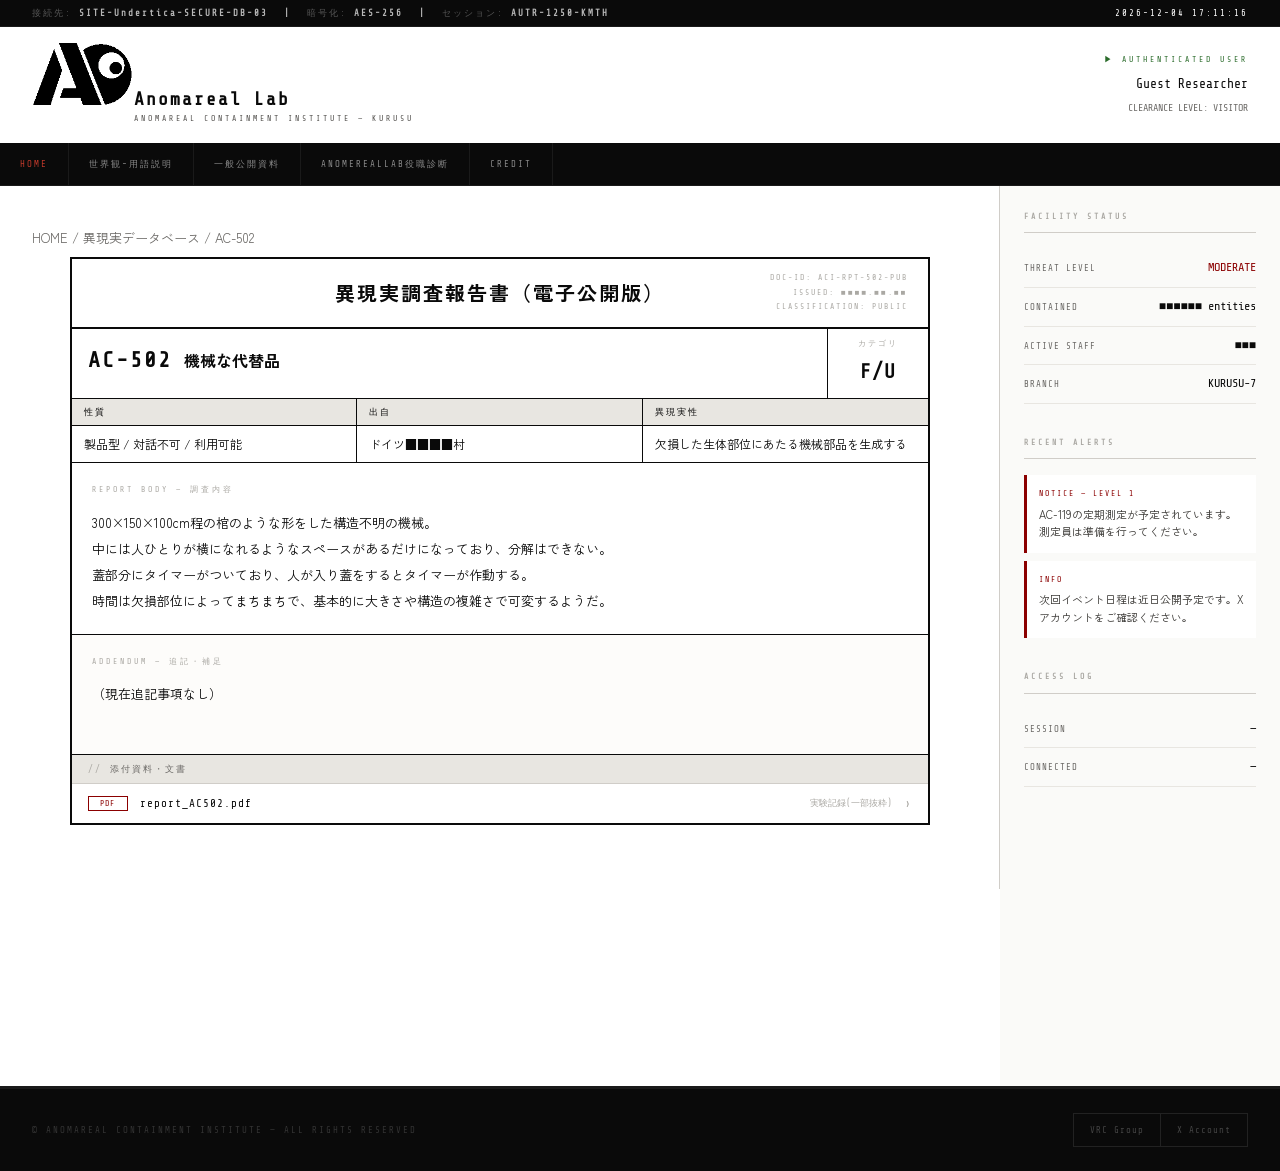
<file: public-information/AC-502.html>
<!DOCTYPE html>
<html lang="ja">
<head>
    <meta charset="UTF-8">
    <meta name="viewport" content="width=device-width, initial-scale=1.0">
    <title>異現実調査報告書 AC-502 — 異現実収容研究所</title>
    <link rel="stylesheet" href="../css/style.css">
    <link rel="preconnect" href="https://fonts.googleapis.com">
    <link rel="preconnect" href="https://fonts.gstatic.com" crossorigin>
    <link href="https://fonts.googleapis.com/css2?family=Share+Tech+Mono&family=Zen+Kaku+Gothic+New:wght@300;400;700&family=Courier+Prime:wght@400;700&display=swap" rel="stylesheet">
    <link rel="icon" type="image/x-icon" href="../img/icon.png" />
    <link rel="apple-touch-icon" type="image/png" href="../img/icon.png" />
    <style>
        :root {
            --black: #0a0a0a; --white: #fff;
            --gray-100: #e8e6e1; --gray-200: #d0cdc8; --gray-300: #aaa8a3;
            --gray-500: #6b6966; --gray-700: #0a0a0a;
            --red: #8b0000; --red-light: #c0392b;
            --mono: 'Share Tech Mono', 'Courier Prime', monospace;
            --sans: 'Zen Kaku Gothic New', sans-serif;
        }

        .breadcrumb {
            color: #6b6966;
            margin: 8px 0;
        }

        /* REPORT */
        .report-doc { background: #fff; border: 2px solid var(--black); max-width: 860px; margin: 0 auto;}
        .report-title-bar {
            border-bottom: 2px solid var(--black); padding: 16px 20px;
            text-align: center; position: relative;
        }
        .report-title-bar h1 {
            font-family: var(--sans); font-size: 20px; font-weight: 700;
            letter-spacing: 0.1em; color: var(--black);
        }
        .report-title-bar .doc-stamp {
            position: absolute; top: 50%; right: 20px; transform: translateY(-50%);
            font-family: var(--mono); font-size: 8px; letter-spacing: 2px;
            color: var(--gray-300); text-align: right; line-height: 1.8;
        }
        .report-ac-row { display: flex; border-bottom: 1px solid var(--black); }
        .report-ac-main {
            flex: 1; padding: 12px 16px; border-right: 1px solid var(--black);
            display: flex; align-items: baseline; gap: 12px;
        }
        .report-ac-main .ac-num {
            font-family: var(--mono); font-size: 22px; font-weight: bold;
            letter-spacing: 2px; color: var(--black);
        }
        .report-ac-main .ac-name {
            font-family: var(--sans); font-size: 16px; font-weight: 700; color: var(--black);
        }
        .report-ac-category {
            width: 100px; flex-shrink: 0; padding: 8px 12px; text-align: center;
        }
        .report-ac-category .cat-label {
            font-family: var(--mono); font-size: 8px; letter-spacing: 2px;
            color: var(--gray-300); display: block; margin-bottom: 2px;
        }
        .report-ac-category .cat-value {
            font-family: var(--mono); font-size: 20px; font-weight: bold;
            color: var(--black); letter-spacing: 1px;
        }
        .report-meta-row { display: flex; border-bottom: 1px solid var(--black); }
        .report-meta-cell { flex: 1; border-right: 1px solid var(--black); }
        .report-meta-cell:last-child { border-right: none; }
        .report-meta-cell .meta-label {
            font-family: var(--mono); font-size: 9px; letter-spacing: 2px; color: var(--black);
            background: var(--gray-100); padding: 5px 12px;
            border-bottom: 1px solid var(--black); display: block;
        }
        .report-meta-cell .meta-value { padding: 8px 12px; font-size: 12px; color: var(--gray-700); line-height: 1.7; }
        .report-body { border-bottom: 1px solid var(--black); padding: 20px; min-height: 160px; }
        .report-body .body-label {
            font-family: var(--mono); font-size: 8px; letter-spacing: 3px;
            color: var(--gray-300); display: block; margin-bottom: 12px;
        }
        .report-body p { font-size: 13px; color: var(--gray-700); line-height: 2; margin-bottom: 12px; }
        .report-body p:last-child { margin-bottom: 0; }
        .report-addendum { border-bottom: 1px solid var(--black); padding: 20px; min-height: 120px; background: #fdfcfa; }
        .report-addendum .body-label {
            font-family: var(--mono); font-size: 8px; letter-spacing: 3px;
            color: var(--gray-300); display: block; margin-bottom: 12px;
        }
        .report-addendum p { font-size: 13px; color: var(--gray-700); line-height: 2; margin-bottom: 10px; }
        .report-addendum p:last-child { margin-bottom: 0; }

        /* ATTACHMENT */
        .report-attachment {}
        .att-label-bar {
            font-family: var(--mono); font-size: 9px; letter-spacing: 2px; color: var(--gray-500);
            background: var(--gray-100); padding: 6px 16px;
            border-bottom: 1px solid var(--gray-200); display: flex; align-items: center; gap: 8px;
        }
        .att-label-bar::before { content: '//'; color: var(--gray-300); }
        .att-file-list { list-style: none; padding: 0; }
        .att-file-list li { border-bottom: 1px solid var(--gray-100); }
        .att-file-list li:last-child { border-bottom: none; }
        .att-file-btn {
            width: 100%; background: transparent; border: none; padding: 12px 16px;
            display: flex; align-items: center; gap: 12px; cursor: pointer;
            text-align: left; transition: background 0.15s;
        }
        .att-file-btn:hover { background: var(--gray-100); }
        .att-file-btn.active { background: var(--gray-100); }
        .att-file-btn .file-icon {
            font-family: var(--mono); font-size: 8px; letter-spacing: 1px;
            padding: 2px 6px; border: 1px solid var(--gray-200); color: var(--gray-500);
            white-space: nowrap; min-width: 40px; text-align: center; flex-shrink: 0;
        }
        .att-file-btn .file-icon.t-pdf  { border-color: var(--red); color: var(--red); }
        .att-file-btn .file-icon.t-img  { border-color: #2a4a6b; color: #2a4a6b; }
        .att-file-btn .file-icon.t-vid  { border-color: #2a5a2a; color: #2a5a2a; }
        .att-file-btn .file-icon.t-aud  { border-color: #4a3a6b; color: #4a3a6b; }
        .att-file-btn .file-name { font-family: var(--mono); font-size: 11px; letter-spacing: 1px; color: var(--black); flex: 1; }
        .att-file-btn .file-meta { font-family: var(--mono); font-size: 9px; color: var(--gray-300); white-space: nowrap; }
        .att-file-btn .file-chevron { font-family: var(--mono); font-size: 14px; color: var(--gray-300); transition: transform 0.2s; flex-shrink: 0; }
        .att-file-btn.active .file-chevron { transform: rotate(90deg); }
        .att-viewer { display: none; border-top: 1px solid var(--gray-200); background: #111; }
        .att-viewer.show { display: block; }
        .att-viewer-header {
            background: #0a0a0a; padding: 8px 16px;
            display: flex; align-items: center; justify-content: space-between; border-bottom: 1px solid #222;
        }
        .att-viewer-header span { font-family: var(--mono); font-size: 9px; letter-spacing: 2px; color: #555; }
        .att-viewer-close {
            font-family: var(--mono); font-size: 9px; letter-spacing: 1px; color: #444;
            background: transparent; border: 1px solid #333; padding: 3px 10px;
            cursor: pointer; transition: all 0.15s;
        }
        .att-viewer-close:hover { border-color: #666; color: #888; }
        .viewer-pdf iframe { width: 100%; height: 520px; display: block; border: none; }
        .viewer-img { padding: 20px; text-align: center; background: #0d0d0d; }
        .viewer-img img { max-width: 100%; max-height: 500px; object-fit: contain; border: 1px solid #222; }
        .viewer-vid { padding: 20px; background: #0d0d0d; text-align: center; }
        .viewer-vid video { max-width: 100%; max-height: 480px; border: 1px solid #222; }
        .viewer-aud { padding: 32px 20px; background: #0d0d0d; text-align: center; }
        .viewer-aud .aud-label { font-family: var(--mono); font-size: 9px; letter-spacing: 3px; color: #444; margin-bottom: 16px; display: block; }
        .viewer-aud audio { width: 100%; max-width: 480px; }
        .viewer-placeholder { padding: 40px; text-align: center; background: #0d0d0d; }
        .viewer-placeholder p { font-family: var(--mono); font-size: 9px; letter-spacing: 2px; color: #2a2a2a; line-height: 2.2; }
        .att-empty { padding: 24px 16px; font-family: var(--mono); font-size: 9px; letter-spacing: 2px; color: var(--gray-200); text-align: center; }

        @media (max-width: 768px) {
            .report-title-bar .doc-stamp { display: none; }
            .report-ac-main .ac-num { font-size: 16px; }
            .report-ac-main .ac-name { font-size: 13px; }
            .report-meta-row { flex-direction: column; }
            .report-meta-cell { border-right: none; border-bottom: 1px solid var(--black); }
            .report-meta-cell:last-child { border-bottom: none; }
            .site-footer { flex-direction: column; align-items: flex-start; padding: 20px 16px; }
        }
    </style>
</head>
<body>

<!-- TOP BAR -->
<div class="topbar">
    <span style="display: inline-block">接続先: <b>SITE-Undertica-SECURE-DB-03</b></span>
    <b>|</b>
    <span style="display: inline-block">暗号化: <b>AES-256</b></span>
    <b>|</b>
    <span style="display: inline-block">セッション: <b>AUTR-1250-KMTH</b></span>
    <span class="topbar-right" id="clock"></span>
</div>

<!-- HEADER -->
<header class="site-header">
    <a href="../index.html" class="site-logo">
        <div class="logo-mark"><img src="../img/logo.png" alt="Anomareal Lab"></div>
        <div class="logo-text">
            <span class="logo-main">Anomareal Lab</span>
            <span class="logo-sub">ANOMAREAL CONTAINMENT INSTITUTE — KURUSU</span>
        </div>
    </a>
    <div class="header-user">
        <span class="user-label">▶ AUTHENTICATED USER</span>
        <span class="user-name">Guest Researcher</span>
        <span class="user-level">CLEARANCE LEVEL: VISITOR</span>
    </div>
</header>

<!-- PC NAV -->
<nav class="headerNav pc">
    <ul class="site-nav">
        <li><a href="../index.html" class="active">Home</a></li>
        <li><a href="../glossary.html">世界観-用語説明</a></li>
        <li><a href="../index.html#anomarealDB">一般公開資料</a></li>
        <li><a href="../rolefit.html">AnomerealLab役職診断</a></li>
        <li><a href="../credit.html">Credit</a></li>
    </ul>
</nav>

<!-- SP NAV -->
<nav class="headerNav sp">
    <div class="sp-menu-overlay" id="spMenu">
        <ul class="site-nav">
            <li><a href="../index.html">Home</a></li>
            <li><a href="../glossary.html">世界観-用語説明</a></li>
            <li><a href="../index.html#anomarealDB">一般公開資料</a></li>
            <li><a href="../rolefit.html">AnomerealLab役職診断</a></li>
            <li><a href="../credit.html">Credit</a></li>
        </ul>
    </div>
</nav>
<button class="hamburger-btn" id="hamburger" aria-label="メニュー">
    <span class="bar"></span>
    <span class="bar"></span>
    <span class="bar"></span>
</button>

<div class="wrap">
    <main>
        <div class="breadcrumb">
            <a href="../index.html">HOME</a>
            <span>/</span>
            <a href="../index.html#anomarealDB">異現実データベース</a>
            <span>/</span>
            <span>AC-502</span>
        </div>

        <div class="report-doc">

            <div class="report-title-bar">
                <h1>異現実調査報告書（電子公開版）</h1>
                <div class="doc-stamp">
                    DOC-ID: ACI-RPT-502-PUB<br>
                    ISSUED: ■■■■.■■.■■<br>
                    CLASSIFICATION: PUBLIC
                </div>
            </div>

            <div class="report-ac-row">
                <div class="report-ac-main">
                    <span class="ac-num">AC-502</span>
                    <span class="ac-name">機械な代替品</span>
                </div>
                <div class="report-ac-category">
                    <span class="cat-label">カテゴリ</span>
                    <span class="cat-value">F/U</span>
                </div>
            </div>

            <div class="report-meta-row">
                <div class="report-meta-cell">
                    <span class="meta-label">性質</span>
                    <div class="meta-value">製品型 / 対話不可 / 利用可能</div>
                </div>
                <div class="report-meta-cell">
                    <span class="meta-label">出自</span>
                    <div class="meta-value">ドイツ■■■■村</div>
                </div>
                <div class="report-meta-cell">
                    <span class="meta-label">異現実性</span>
                    <div class="meta-value">欠損した生体部位にあたる機械部品を生成する</div>
                </div>
            </div>

            <div class="report-body">
                <span class="body-label">REPORT BODY — 調査内容</span>
                <p>300×150×100cm程の棺のような形をした構造不明の機械。<br>
                中には人ひとりが横になれるようなスペースがあるだけになっており、分解はできない。<br>
                蓋部分にタイマーがついており、人が入り蓋をするとタイマーが作動する。<br>
                時間は欠損部位によってまちまちで、基本的に大きさや構造の複雑さで可変するようだ。</p>
            </div>

            <div class="report-addendum">
                <span class="body-label">ADDENDUM — 追記・補足</span>
                <p>（現在追記事項なし）</p>
            </div>

            <div class="report-attachment">
                <div class="att-label-bar">添付資料・文書</div>
                <ul class="att-file-list" id="fileList"></ul>
                <div class="att-viewer" id="attViewer">
                    <div class="att-viewer-header">
                        <span id="viewerTitle">—</span>
                        <button class="att-viewer-close" id="viewerClose">✕ 閉じる</button>
                    </div>
                    <div id="viewerBody"></div>
                </div>
            </div>

        </div>
    </main>

    <!-- ASIDE -->
    <aside>
        <div class="aside-block">
            <h3>Facility Status</h3>
            <div class="aside-stat">
                <span class="label">THREAT LEVEL</span>
                <span class="value red">MODERATE</span>
            </div>
            <div class="aside-stat">
                <span class="label">CONTAINED</span>
                <span class="value">■■■■■■ entities</span>
            </div>
            <div class="aside-stat">
                <span class="label">ACTIVE STAFF</span>
                <span class="value">■■■</span>
            </div>
            <div class="aside-stat">
                <span class="label">BRANCH</span>
                <span class="value">KURUSU-7</span>
            </div>
        </div>
        <div class="aside-block">
            <h3>Recent Alerts</h3>
            <div class="aside-alert">
                <div class="alert-level">NOTICE — LEVEL 1</div>
                <p>AC-119の定期測定が予定されています。測定員は準備を行ってください。</p>
            </div>
            <div class="aside-alert">
                <div class="alert-level">INFO</div>
                <p>次回イベント日程は近日公開予定です。Xアカウントをご確認ください。</p>
            </div>
        </div>
        <div class="aside-block">
            <h3>Access Log</h3>
            <div class="aside-stat">
                <span class="label">SESSION</span>
                <span class="value" id="sessionId">—</span>
            </div>
            <div class="aside-stat">
                <span class="label">CONNECTED</span>
                <span class="value" id="connTime">—</span>
            </div>
        </div>
    </aside>
</div>

<!-- FOOTER -->
<footer class="site-footer">
    <span class="footer-copy">© ANOMAREAL CONTAINMENT INSTITUTE — ALL RIGHTS RESERVED</span>
    <ul>
        <li><a href="https://vrchat.com/home/group/grp_bea6d950-9024-4336-a939-9d74d0cdbd9a" target="_blank" rel="noopener">VRC Group</a></li>
        <li><a href="https://x.com/anomareal_lab" target="_blank" rel="noopener">X Account</a></li>
    </ul>
</footer>

<script>
    // Clock
    function updateClock() {
        const now = new Date();
        const p = n => String(n).padStart(2,'0');
        document.getElementById('clock').textContent =
            `${now.getFullYear()}-${p(now.getMonth()+1)}-${p(now.getDate())} ${p(now.getHours())}:${p(now.getMinutes())}:${p(now.getSeconds())}`;
    }
    setInterval(updateClock, 1000); updateClock();

    // Hamburger
    const hambtn = document.getElementById('hamburger');
    const spmenu = document.getElementById('spMenu');
    hambtn.addEventListener('click', () => {
        const open = hambtn.classList.toggle('is-open');
        spmenu.classList.toggle('is-open', open);
        document.body.classList.toggle('nav-open', open);
    });

    // =============================================
    // 添付ファイル設定
    // type: 'pdf' | 'img' | 'vid' | 'aud'
    // src : ファイルへのパス（例: 'files/report.pdf'）
    // =============================================
    const attachments = [
         {
            name: 'report_AC502.pdf',
            type: 'pdf',
            label: 'PDF',
            meta: '実験記録(一部抜粋)',
            src: '../meta/report_AC502.pdf'
        },
        /*{
            name: 'AC-009_測定記録.pdf',
            type: 'pdf',
            label: 'PDF',
            meta: '2024.03.■■',
            src: ''  // ← ここにパスを入力
        },
        {
            name: 'AC-009_観察映像.mp4',
            type: 'vid',
            label: 'MP4',
            meta: '00:02:34',
            src: ''  // ← ここにパスを入力
        },
        {
            name: 'AC-009_音声記録.mp3',
            type: 'aud',
            label: 'MP3',
            meta: '00:01:12',
            src: ''  // ← ここにパスを入力
        }, */
    ];

    const fileList    = document.getElementById('fileList');
    const attViewer   = document.getElementById('attViewer');
    const viewerBody  = document.getElementById('viewerBody');
    const viewerTitle = document.getElementById('viewerTitle');
    const viewerClose = document.getElementById('viewerClose');
    let activeBtn = null;

    function buildFileList() {
        if (!attachments.length) {
            fileList.innerHTML = '<li class="att-empty">// 添付資料なし — NO ATTACHMENTS</li>';
            return;
        }
        attachments.forEach((file, idx) => {
            const li = document.createElement('li');
            li.innerHTML = `
                <button class="att-file-btn" data-idx="${idx}">
                    <span class="file-icon t-${file.type}">${file.label}</span>
                    <span class="file-name">${file.name}</span>
                    <span class="file-meta">${file.meta}</span>
                    <span class="file-chevron">›</span>
                </button>`;
            fileList.appendChild(li);
        });
        fileList.querySelectorAll('.att-file-btn').forEach(btn => {
            btn.addEventListener('click', () => {
                const file = attachments[parseInt(btn.dataset.idx)];
                if (activeBtn === btn && attViewer.classList.contains('show')) {
                    closeViewer(); return;
                }
                if (activeBtn) activeBtn.classList.remove('active');
                btn.classList.add('active');
                activeBtn = btn;
                openViewer(file);
            });
        });
    }

    function openViewer(file) {
        viewerTitle.textContent = file.name;

        // パス未設定の場合はデモ表示
        if (!file.src) {
            viewerBody.innerHTML = `<div class="viewer-placeholder">
                <p>// FILE NOT LINKED<br><br></p></div>`;
            attViewer.classList.add('show');
            attViewer.scrollIntoView({ behavior: 'smooth', block: 'nearest' });
            return;
        }

        const viewers = {
            pdf: () => `<div class="viewer-pdf"><iframe src="${file.src}" title="${file.name}"></iframe></div>`,
            img: () => `<div class="viewer-img"><img src="${file.src}" alt="${file.name}"></div>`,
            vid: () => `<div class="viewer-vid"><video controls><source src="${file.src}">動画を再生できません。</video></div>`,
            aud: () => `<div class="viewer-aud"><span class="aud-label">// AUDIO — ${file.name}</span><audio controls><source src="${file.src}">音声を再生できません。</audio></div>`,
        };
        viewerBody.innerHTML = (viewers[file.type] || viewers.pdf)();
        attViewer.classList.add('show');
        attViewer.scrollIntoView({ behavior: 'smooth', block: 'nearest' });
    }

    function closeViewer() {
        attViewer.classList.remove('show');
        viewerBody.innerHTML = '';
        if (activeBtn) { activeBtn.classList.remove('active'); activeBtn = null; }
    }

    viewerClose.addEventListener('click', closeViewer);
    buildFileList();
</script>
</body>
</html>
</file>
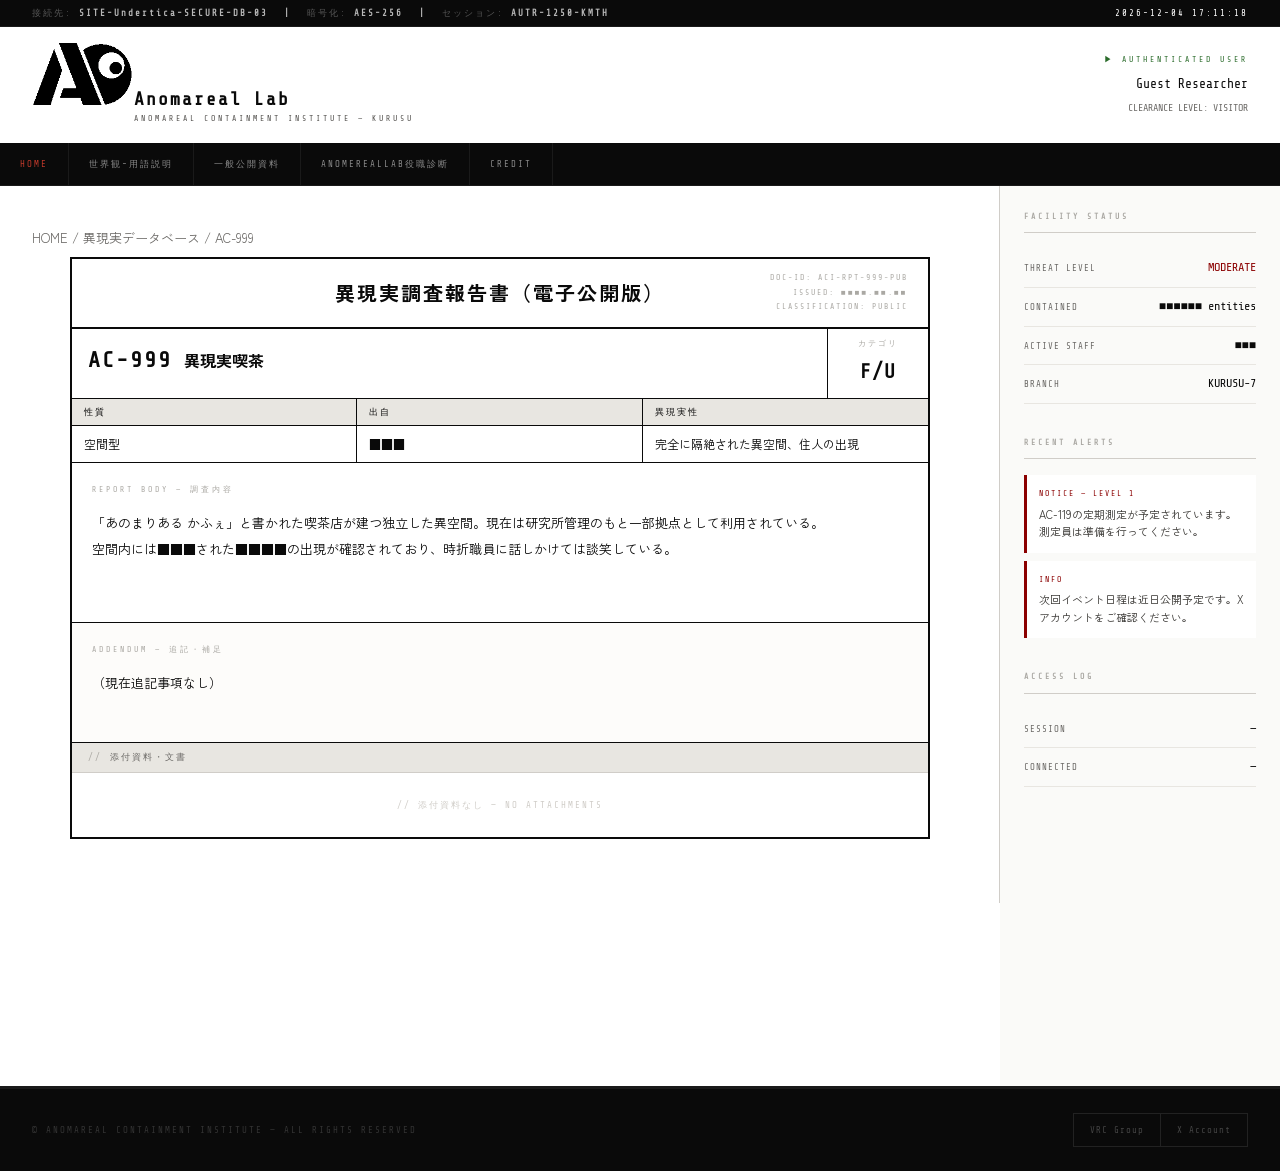
<file: public-information/AC-999.html>
<!DOCTYPE html>
<html lang="ja">
<head>
    <meta charset="UTF-8">
    <meta name="viewport" content="width=device-width, initial-scale=1.0">
    <title>異現実調査報告書 AC-999 — 異現実収容研究所</title>
    <link rel="stylesheet" href="../css/style.css">
    <link rel="preconnect" href="https://fonts.googleapis.com">
    <link rel="preconnect" href="https://fonts.gstatic.com" crossorigin>
    <link href="https://fonts.googleapis.com/css2?family=Share+Tech+Mono&family=Zen+Kaku+Gothic+New:wght@300;400;700&family=Courier+Prime:wght@400;700&display=swap" rel="stylesheet">
    <link rel="icon" type="image/x-icon" href="../img/icon.png" />
    <link rel="apple-touch-icon" type="image/png" href="../img/icon.png" />
    <style>
        :root {
            --black: #0a0a0a; --white: #fff;
            --gray-100: #e8e6e1; --gray-200: #d0cdc8; --gray-300: #aaa8a3;
            --gray-500: #6b6966; --gray-700: #0a0a0a;
            --red: #8b0000; --red-light: #c0392b;
            --mono: 'Share Tech Mono', 'Courier Prime', monospace;
            --sans: 'Zen Kaku Gothic New', sans-serif;
        }

        .breadcrumb {
            color: #6b6966;
            margin: 8px 0;
        }

        /* REPORT */
        .report-doc { background: #fff; border: 2px solid var(--black); max-width: 860px; margin: 0 auto;}
        .report-title-bar {
            border-bottom: 2px solid var(--black); padding: 16px 20px;
            text-align: center; position: relative;
        }
        .report-title-bar h1 {
            font-family: var(--sans); font-size: 20px; font-weight: 700;
            letter-spacing: 0.1em; color: var(--black);
        }
        .report-title-bar .doc-stamp {
            position: absolute; top: 50%; right: 20px; transform: translateY(-50%);
            font-family: var(--mono); font-size: 8px; letter-spacing: 2px;
            color: var(--gray-300); text-align: right; line-height: 1.8;
        }
        .report-ac-row { display: flex; border-bottom: 1px solid var(--black); }
        .report-ac-main {
            flex: 1; padding: 12px 16px; border-right: 1px solid var(--black);
            display: flex; align-items: baseline; gap: 12px;
        }
        .report-ac-main .ac-num {
            font-family: var(--mono); font-size: 22px; font-weight: bold;
            letter-spacing: 2px; color: var(--black);
        }
        .report-ac-main .ac-name {
            font-family: var(--sans); font-size: 16px; font-weight: 700; color: var(--black);
        }
        .report-ac-category {
            width: 100px; flex-shrink: 0; padding: 8px 12px; text-align: center;
        }
        .report-ac-category .cat-label {
            font-family: var(--mono); font-size: 8px; letter-spacing: 2px;
            color: var(--gray-300); display: block; margin-bottom: 2px;
        }
        .report-ac-category .cat-value {
            font-family: var(--mono); font-size: 20px; font-weight: bold;
            color: var(--black); letter-spacing: 1px;
        }
        .report-meta-row { display: flex; border-bottom: 1px solid var(--black); }
        .report-meta-cell { flex: 1; border-right: 1px solid var(--black); }
        .report-meta-cell:last-child { border-right: none; }
        .report-meta-cell .meta-label {
            font-family: var(--mono); font-size: 9px; letter-spacing: 2px; color: var(--black);
            background: var(--gray-100); padding: 5px 12px;
            border-bottom: 1px solid var(--black); display: block;
        }
        .report-meta-cell .meta-value { padding: 8px 12px; font-size: 12px; color: var(--gray-700); line-height: 1.7; }
        .report-body { border-bottom: 1px solid var(--black); padding: 20px; min-height: 160px; }
        .report-body .body-label {
            font-family: var(--mono); font-size: 8px; letter-spacing: 3px;
            color: var(--gray-300); display: block; margin-bottom: 12px;
        }
        .report-body p { font-size: 13px; color: var(--gray-700); line-height: 2; margin-bottom: 12px; }
        .report-body p:last-child { margin-bottom: 0; }
        .report-addendum { border-bottom: 1px solid var(--black); padding: 20px; min-height: 120px; background: #fdfcfa; }
        .report-addendum .body-label {
            font-family: var(--mono); font-size: 8px; letter-spacing: 3px;
            color: var(--gray-300); display: block; margin-bottom: 12px;
        }
        .report-addendum p { font-size: 13px; color: var(--gray-700); line-height: 2; margin-bottom: 10px; }
        .report-addendum p:last-child { margin-bottom: 0; }

        /* ATTACHMENT */
        .report-attachment {}
        .att-label-bar {
            font-family: var(--mono); font-size: 9px; letter-spacing: 2px; color: var(--gray-500);
            background: var(--gray-100); padding: 6px 16px;
            border-bottom: 1px solid var(--gray-200); display: flex; align-items: center; gap: 8px;
        }
        .att-label-bar::before { content: '//'; color: var(--gray-300); }
        .att-file-list { list-style: none; padding: 0; }
        .att-file-list li { border-bottom: 1px solid var(--gray-100); }
        .att-file-list li:last-child { border-bottom: none; }
        .att-file-btn {
            width: 100%; background: transparent; border: none; padding: 12px 16px;
            display: flex; align-items: center; gap: 12px; cursor: pointer;
            text-align: left; transition: background 0.15s;
        }
        .att-file-btn:hover { background: var(--gray-100); }
        .att-file-btn.active { background: var(--gray-100); }
        .att-file-btn .file-icon {
            font-family: var(--mono); font-size: 8px; letter-spacing: 1px;
            padding: 2px 6px; border: 1px solid var(--gray-200); color: var(--gray-500);
            white-space: nowrap; min-width: 40px; text-align: center; flex-shrink: 0;
        }
        .att-file-btn .file-icon.t-pdf  { border-color: var(--red); color: var(--red); }
        .att-file-btn .file-icon.t-img  { border-color: #2a4a6b; color: #2a4a6b; }
        .att-file-btn .file-icon.t-vid  { border-color: #2a5a2a; color: #2a5a2a; }
        .att-file-btn .file-icon.t-aud  { border-color: #4a3a6b; color: #4a3a6b; }
        .att-file-btn .file-name { font-family: var(--mono); font-size: 11px; letter-spacing: 1px; color: var(--black); flex: 1; }
        .att-file-btn .file-meta { font-family: var(--mono); font-size: 9px; color: var(--gray-300); white-space: nowrap; }
        .att-file-btn .file-chevron { font-family: var(--mono); font-size: 14px; color: var(--gray-300); transition: transform 0.2s; flex-shrink: 0; }
        .att-file-btn.active .file-chevron { transform: rotate(90deg); }
        .att-viewer { display: none; border-top: 1px solid var(--gray-200); background: #111; }
        .att-viewer.show { display: block; }
        .att-viewer-header {
            background: #0a0a0a; padding: 8px 16px;
            display: flex; align-items: center; justify-content: space-between; border-bottom: 1px solid #222;
        }
        .att-viewer-header span { font-family: var(--mono); font-size: 9px; letter-spacing: 2px; color: #555; }
        .att-viewer-close {
            font-family: var(--mono); font-size: 9px; letter-spacing: 1px; color: #444;
            background: transparent; border: 1px solid #333; padding: 3px 10px;
            cursor: pointer; transition: all 0.15s;
        }
        .att-viewer-close:hover { border-color: #666; color: #888; }
        .viewer-pdf iframe { width: 100%; height: 520px; display: block; border: none; }
        .viewer-img { padding: 20px; text-align: center; background: #0d0d0d; }
        .viewer-img img { max-width: 100%; max-height: 500px; object-fit: contain; border: 1px solid #222; }
        .viewer-vid { padding: 20px; background: #0d0d0d; text-align: center; }
        .viewer-vid video { max-width: 100%; max-height: 480px; border: 1px solid #222; }
        .viewer-aud { padding: 32px 20px; background: #0d0d0d; text-align: center; }
        .viewer-aud .aud-label { font-family: var(--mono); font-size: 9px; letter-spacing: 3px; color: #444; margin-bottom: 16px; display: block; }
        .viewer-aud audio { width: 100%; max-width: 480px; }
        .viewer-placeholder { padding: 40px; text-align: center; background: #0d0d0d; }
        .viewer-placeholder p { font-family: var(--mono); font-size: 9px; letter-spacing: 2px; color: #2a2a2a; line-height: 2.2; }
        .att-empty { padding: 24px 16px; font-family: var(--mono); font-size: 9px; letter-spacing: 2px; color: var(--gray-200); text-align: center; }

        @media (max-width: 768px) {
            .report-title-bar .doc-stamp { display: none; }
            .report-ac-main .ac-num { font-size: 16px; }
            .report-ac-main .ac-name { font-size: 13px; }
            .report-meta-row { flex-direction: column; }
            .report-meta-cell { border-right: none; border-bottom: 1px solid var(--black); }
            .report-meta-cell:last-child { border-bottom: none; }
            .site-footer { flex-direction: column; align-items: flex-start; padding: 20px 16px; }
        }
    </style>
</head>
<body>

<!-- TOP BAR -->
<div class="topbar">
    <span style="display: inline-block">接続先: <b>SITE-Undertica-SECURE-DB-03</b></span>
    <b>|</b>
    <span style="display: inline-block">暗号化: <b>AES-256</b></span>
    <b>|</b>
    <span style="display: inline-block">セッション: <b>AUTR-1250-KMTH</b></span>
    <span class="topbar-right" id="clock"></span>
</div>

<!-- HEADER -->
<header class="site-header">
    <a href="../index.html" class="site-logo">
        <div class="logo-mark"><img src="../img/logo.png" alt="Anomareal Lab"></div>
        <div class="logo-text">
            <span class="logo-main">Anomareal Lab</span>
            <span class="logo-sub">ANOMAREAL CONTAINMENT INSTITUTE — KURUSU</span>
        </div>
    </a>
    <div class="header-user">
        <span class="user-label">▶ AUTHENTICATED USER</span>
        <span class="user-name">Guest Researcher</span>
        <span class="user-level">CLEARANCE LEVEL: VISITOR</span>
    </div>
</header>

<!-- PC NAV -->
<nav class="headerNav pc">
    <ul class="site-nav">
        <li><a href="../index.html" class="active">Home</a></li>
        <li><a href="../glossary.html">世界観-用語説明</a></li>
        <li><a href="../index.html#anomarealDB">一般公開資料</a></li>
        <li><a href="../rolefit.html">AnomerealLab役職診断</a></li>
        <li><a href="../credit.html">Credit</a></li>
    </ul>
</nav>

<!-- SP NAV -->
<nav class="headerNav sp">
    <div class="sp-menu-overlay" id="spMenu">
        <ul class="site-nav">
            <li><a href="../index.html">Home</a></li>
            <li><a href="../glossary.html">世界観-用語説明</a></li>
            <li><a href="../index.html#anomarealDB">一般公開資料</a></li>
            <li><a href="../rolefit.html">AnomerealLab役職診断</a></li>
            <li><a href="../credit.html">Credit</a></li>
        </ul>
    </div>
</nav>
<button class="hamburger-btn" id="hamburger" aria-label="メニュー">
    <span class="bar"></span>
    <span class="bar"></span>
    <span class="bar"></span>
</button>

<div class="wrap">
    <main>
        <div class="breadcrumb">
            <a href="../index.html">HOME</a>
            <span>/</span>
            <a href="../index.html#anomarealDB">異現実データベース</a>
            <span>/</span>
            <span>AC-999</span>
        </div>

        <div class="report-doc">

            <div class="report-title-bar">
                <h1>異現実調査報告書（電子公開版）</h1>
                <div class="doc-stamp">
                    DOC-ID: ACI-RPT-999-PUB<br>
                    ISSUED: ■■■■.■■.■■<br>
                    CLASSIFICATION: PUBLIC
                </div>
            </div>

            <div class="report-ac-row">
                <div class="report-ac-main">
                    <span class="ac-num">AC-999</span>
                    <span class="ac-name">異現実喫茶</span>
                </div>
                <div class="report-ac-category">
                    <span class="cat-label">カテゴリ</span>
                    <span class="cat-value">F/U</span>
                </div>
            </div>

            <div class="report-meta-row">
                <div class="report-meta-cell">
                    <span class="meta-label">性質</span>
                    <div class="meta-value">空間型</div>
                </div>
                <div class="report-meta-cell">
                    <span class="meta-label">出自</span>
                    <div class="meta-value">■■■</div>
                </div>
                <div class="report-meta-cell">
                    <span class="meta-label">異現実性</span>
                    <div class="meta-value">完全に隔絶された異空間、住人の出現</div>
                </div>
            </div>

            <div class="report-body">
                <span class="body-label">REPORT BODY — 調査内容</span>
                <p>「あのまりある かふぇ」と書かれた喫茶店が建つ独立した異空間。現在は研究所管理のもと一部拠点として利用されている。<br>
                    空間内には■■■された■■■■の出現が確認されており、時折職員に話しかけては談笑している。</p>
            </div>

            <div class="report-addendum">
                <span class="body-label">ADDENDUM — 追記・補足</span>
                <p>（現在追記事項なし）</p>
            </div>

            <div class="report-attachment">
                <div class="att-label-bar">添付資料・文書</div>
                <ul class="att-file-list" id="fileList"></ul>
                <div class="att-viewer" id="attViewer">
                    <div class="att-viewer-header">
                        <span id="viewerTitle">—</span>
                        <button class="att-viewer-close" id="viewerClose">✕ 閉じる</button>
                    </div>
                    <div id="viewerBody"></div>
                </div>
            </div>

        </div>
    </main>

    <!-- ASIDE -->
    <aside>
        <div class="aside-block">
            <h3>Facility Status</h3>
            <div class="aside-stat">
                <span class="label">THREAT LEVEL</span>
                <span class="value red">MODERATE</span>
            </div>
            <div class="aside-stat">
                <span class="label">CONTAINED</span>
                <span class="value">■■■■■■ entities</span>
            </div>
            <div class="aside-stat">
                <span class="label">ACTIVE STAFF</span>
                <span class="value">■■■</span>
            </div>
            <div class="aside-stat">
                <span class="label">BRANCH</span>
                <span class="value">KURUSU-7</span>
            </div>
        </div>
        <div class="aside-block">
            <h3>Recent Alerts</h3>
            <div class="aside-alert">
                <div class="alert-level">NOTICE — LEVEL 1</div>
                <p>AC-119の定期測定が予定されています。測定員は準備を行ってください。</p>
            </div>
            <div class="aside-alert">
                <div class="alert-level">INFO</div>
                <p>次回イベント日程は近日公開予定です。Xアカウントをご確認ください。</p>
            </div>
        </div>
        <div class="aside-block">
            <h3>Access Log</h3>
            <div class="aside-stat">
                <span class="label">SESSION</span>
                <span class="value" id="sessionId">—</span>
            </div>
            <div class="aside-stat">
                <span class="label">CONNECTED</span>
                <span class="value" id="connTime">—</span>
            </div>
        </div>
    </aside>
</div>

<!-- FOOTER -->
<footer class="site-footer">
    <span class="footer-copy">© ANOMAREAL CONTAINMENT INSTITUTE — ALL RIGHTS RESERVED</span>
    <ul>
        <li><a href="https://vrchat.com/home/group/grp_bea6d950-9024-4336-a939-9d74d0cdbd9a" target="_blank" rel="noopener">VRC Group</a></li>
        <li><a href="https://x.com/anomareal_lab" target="_blank" rel="noopener">X Account</a></li>
    </ul>
</footer>

<script>
    // Clock
    function updateClock() {
        const now = new Date();
        const p = n => String(n).padStart(2,'0');
        document.getElementById('clock').textContent =
            `${now.getFullYear()}-${p(now.getMonth()+1)}-${p(now.getDate())} ${p(now.getHours())}:${p(now.getMinutes())}:${p(now.getSeconds())}`;
    }
    setInterval(updateClock, 1000); updateClock();

    // Hamburger
    const hambtn = document.getElementById('hamburger');
    const spmenu = document.getElementById('spMenu');
    hambtn.addEventListener('click', () => {
        const open = hambtn.classList.toggle('is-open');
        spmenu.classList.toggle('is-open', open);
        document.body.classList.toggle('nav-open', open);
    });

    // =============================================
    // 添付ファイル設定
    // type: 'pdf' | 'img' | 'vid' | 'aud'
    // src : ファイルへのパス（例: 'files/report.pdf'）
    // =============================================
    const attachments = [
        /* {
            name: 'AC-009_現場写真_01.jpg',
            type: 'img',
            label: 'JPG',
            meta: '撮影: ■■■■',
            src: ''  // ← ここにパスを入力
        },
        {
            name: 'AC-009_測定記録.pdf',
            type: 'pdf',
            label: 'PDF',
            meta: '2024.03.■■',
            src: ''  // ← ここにパスを入力
        },
        {
            name: 'AC-009_観察映像.mp4',
            type: 'vid',
            label: 'MP4',
            meta: '00:02:34',
            src: ''  // ← ここにパスを入力
        },
        {
            name: 'AC-009_音声記録.mp3',
            type: 'aud',
            label: 'MP3',
            meta: '00:01:12',
            src: ''  // ← ここにパスを入力
        }, */
    ];

    const fileList    = document.getElementById('fileList');
    const attViewer   = document.getElementById('attViewer');
    const viewerBody  = document.getElementById('viewerBody');
    const viewerTitle = document.getElementById('viewerTitle');
    const viewerClose = document.getElementById('viewerClose');
    let activeBtn = null;

    function buildFileList() {
        if (!attachments.length) {
            fileList.innerHTML = '<li class="att-empty">// 添付資料なし — NO ATTACHMENTS</li>';
            return;
        }
        attachments.forEach((file, idx) => {
            const li = document.createElement('li');
            li.innerHTML = `
                <button class="att-file-btn" data-idx="${idx}">
                    <span class="file-icon t-${file.type}">${file.label}</span>
                    <span class="file-name">${file.name}</span>
                    <span class="file-meta">${file.meta}</span>
                    <span class="file-chevron">›</span>
                </button>`;
            fileList.appendChild(li);
        });
        fileList.querySelectorAll('.att-file-btn').forEach(btn => {
            btn.addEventListener('click', () => {
                const file = attachments[parseInt(btn.dataset.idx)];
                if (activeBtn === btn && attViewer.classList.contains('show')) {
                    closeViewer(); return;
                }
                if (activeBtn) activeBtn.classList.remove('active');
                btn.classList.add('active');
                activeBtn = btn;
                openViewer(file);
            });
        });
    }

    function openViewer(file) {
        viewerTitle.textContent = file.name;

        // パス未設定の場合はデモ表示
        if (!file.src) {
            viewerBody.innerHTML = `<div class="viewer-placeholder">
                <p>// FILE NOT LINKED<br><br></p></div>`;
            attViewer.classList.add('show');
            attViewer.scrollIntoView({ behavior: 'smooth', block: 'nearest' });
            return;
        }

        const viewers = {
            pdf: () => `<div class="viewer-pdf"><iframe src="${file.src}" title="${file.name}"></iframe></div>`,
            img: () => `<div class="viewer-img"><img src="${file.src}" alt="${file.name}"></div>`,
            vid: () => `<div class="viewer-vid"><video controls><source src="${file.src}">動画を再生できません。</video></div>`,
            aud: () => `<div class="viewer-aud"><span class="aud-label">// AUDIO — ${file.name}</span><audio controls><source src="${file.src}">音声を再生できません。</audio></div>`,
        };
        viewerBody.innerHTML = (viewers[file.type] || viewers.pdf)();
        attViewer.classList.add('show');
        attViewer.scrollIntoView({ behavior: 'smooth', block: 'nearest' });
    }

    function closeViewer() {
        attViewer.classList.remove('show');
        viewerBody.innerHTML = '';
        if (activeBtn) { activeBtn.classList.remove('active'); activeBtn = null; }
    }

    viewerClose.addEventListener('click', closeViewer);
    buildFileList();
</script>
</body>
</html>
</file>
<file: css/top.css>
/* ===== POPUP ===== */
.popup-overlay {
    display: flex;
    opacity: 0;
    visibility: hidden;
    position: fixed;
    inset: 0;
    background: rgba(0,0,0,0.92);
    justify-content: center;
    align-items: center;
    z-index: 9999;
    transition: opacity 0.8s ease, visibility 0.8s ease;
}

.popup-overlay.active {
    opacity: 1;
    visibility: visible;
}
.popup-content {
    background: #111;
    border: 1px solid #333;
    padding: 48px 40px;
    max-width: 500px;
    width: 90%;
    text-align: center;
    position: relative;
}
.popup-content::before {
    content: '// SECURE ACCESS TERMINAL //';
    display: block;
    font-family: 'Share Tech Mono', 'Courier Prime', monospace;
    font-size: 9px;
    letter-spacing: 3px;
    color: #444;
    margin-bottom: 32px;
}
.popup-content::after {
    content: '';
    position: absolute;
    top: 0; left: 0;
    width: 40px; height: 40px;
    border-top: 2px solid #8b0000;
    border-left: 2px solid #8b0000;
}
.popup-content p {
    color: #ccc;
    font-size: 13px;
    line-height: 2;
    font-family: 'Zen Kaku Gothic New', sans-serif;
    margin-bottom: 6px;
}
.popup-content p:first-of-type {
    color: #888;
    font-size: 11px;
    font-family: 'Share Tech Mono', 'Courier Prime', monospace;
    letter-spacing: 1px;
}
.popup-content p:last-of-type {
    color: #fff;
    font-size: 14px;
    font-weight: 700;
    margin-bottom: 32px;
}
#popupClose {
    font-family: 'Share Tech Mono', 'Courier Prime', monospace;
    font-size: 10px;
    letter-spacing: 3px;
    text-transform: uppercase;
    background: transparent;
    color: #fff;
    border: 1px solid #555;
    padding: 12px 32px;
    cursor: pointer;
    transition: all 0.2s;
}
#popupClose:hover {
    border-color: #8b0000;
    color: #8b0000;
}

/* ===== SECTION HEADERS ===== */
.section-header {
    display: flex;
    align-items: baseline;
    gap: 16px;
    margin-bottom: 24px;
    padding-bottom: 10px;
    border-bottom: 2px solid #0a0a0a;
}
.section-header h2 {
    font-family: 'Share Tech Mono', 'Courier Prime', monospace;
    font-size: 11px;
    letter-spacing: 4px;
    text-transform: uppercase;
    color: #0a0a0a;
}
.section-header .section-id {
    font-family: 'Share Tech Mono', 'Courier Prime', monospace;
    font-size: 9px;
    color: #aaa8a3;
    letter-spacing: 2px;
}

/* ===== EXPLANATION ===== */
.explanationWrap {
    display: flex;
    gap: 48px;
    align-items: flex-start;
    margin-bottom: 48px;
    padding: 24px;
    background: #fff;
    border: 1px solid #d0cdc8;
    position: relative;
}
.explanationWrap::before {
    content: 'DOC-001';
    position: absolute;
    top: -1px; right: 16px;
    font-family: 'Share Tech Mono', 'Courier Prime', monospace;
    font-size: 8px;
    letter-spacing: 2px;
    color: #aaa8a3;
    background: #fff;
    padding: 0 8px;
    transform: translateY(-50%);
}
.explanationWrap .text-col { 
    flex: 1; min-width: 0; 
}
.explanationWrap p {
    color: #3a3835;
    margin-bottom: 12px;
    font-size: 13px;
}
.explanationWrap p:first-child {
    font-family: 'Share Tech Mono', 'Courier Prime', monospace;
    font-size: 10px;
    letter-spacing: 2px;
    color: #aaa8a3;
    margin-bottom: 16px;
}

.explanationButtonWrap {
    display: flex;
    gap: 12px;
    margin-top: 24px;
}
.explanationButtonWrap a {
    font-family: 'Share Tech Mono', 'Courier Prime', monospace;
    font-size: 9px;
    letter-spacing: 2px;
    text-transform: uppercase;
    padding: 10px 20px;
    border: 1px solid #0a0a0a;
    color: #0a0a0a;
    transition: all 0.15s;
}
.explanationButtonWrap a:hover {
    background: #0a0a0a;
    color: #fff
}

.movie { flex-shrink: 0; }
.movie iframe {
    display: block;
    border: 2px solid #0a0a0a;
    max-width: 100%;
}
.movie p {
    font-family: 'Share Tech Mono', 'Courier Prime', monospace;
    font-size: 9px;
    letter-spacing: 1px;
    color: #aaa8a3;
    text-align: center;
    margin-top: 6px !important;
}

/* ===== PRECAUTIONS ===== */
.precautions {
    margin-bottom: 48px;
}
.precautionsGrid {
    display: grid;
    grid-template-columns: 1fr 2fr;
    gap: 1px;
    background: #d0cdc8;
    border: 1px solid #d0cdc8;
}
.precautionsWrap {
    background: #fff;
    padding: 24px;
}
.precautionsWrap h3 {
    font-family: 'Share Tech Mono', 'Courier Prime', monospace;
    font-size: 9px;
    letter-spacing: 3px;
    text-transform: uppercase;
    color: #6b6966;
    margin-bottom: 16px;
    padding-bottom: 8px;
    border-bottom: 1px solid #d0cdc8;
}
.precautionsWrap ul {
    list-style: none;
    padding: 0;
}
.precautionsWrap ul li {
    font-size: 12px;
    color: #3a3835;
    padding: 6px 0 6px 20px;
    border-bottom: 1px solid #e8e6e1;
    position: relative;
}
.precautionsWrap ul li::before {
    content: '—';
    position: absolute;
    left: 0;
    font-family: 'Share Tech Mono', 'Courier Prime', monospace;
    color: #aaa8a3;
}
.precautionsWrap ul li:last-child { 
    border-bottom: none; 
}

/* ===== DATABASE TABLE ===== */
.anomarealDB {
    margin-bottom: 48px;
}
.anomarealTableWrapper {
    width: 100%;
    overflow-x: auto;
    display: block;
    border: 1px solid #d0cdc8;
    -webkit-overflow-scrolling: touch;
}
.anomarealTable {
    width: 100%;
    min-width: 640px;
    border-collapse: collapse;
    font-size: 12px;
    background: #fff;
}
.anomarealTable thead tr {
    background: #0a0a0a;
}
.anomarealTable th {
    font-family: 'Share Tech Mono', 'Courier Prime', monospace;
    font-size: 8px;
    letter-spacing: 3px;
    text-transform: uppercase;
    color: #666;
    text-align: left;
    padding: 10px 14px;
    white-space: nowrap;
    border-right: 1px solid #1a1a1a;
}
.anomarealTable th:last-child { 
    border-right: none; 
}
.anomarealTable tbody tr {
    cursor: pointer;
    border-bottom: 1px solid #e8e6e1;
    transition: background 0.1s;
}
.anomarealTable tbody tr:hover {
     background: #e8e6e1;
    }
.anomarealTable tbody tr td {
    padding: 11px 14px;
    vertical-align: middle;
    border-right: 1px solid #e8e6e1;
}
.anomarealTable tbody tr td:last-child { 
    border-right: none;
}
.anomarealNum {
    font-family: 'Share Tech Mono', 'Courier Prime', monospace;
    font-size: 12px;
    font-weight: bold;
    color: #0a0a0a;
    white-space: nowrap;
    letter-spacing: 1px;
}
.anomarealClass {
    font-family: 'Share Tech Mono', 'Courier Prime', monospace;
    font-size: 11px;
    text-align: center;
    white-space: nowrap;
    color: #6b6966;
}
.anomarealTitle {
    font-size: 12px;
    color: #0a0a0a;
}
.anomarealCharge {
    font-family: 'Share Tech Mono', 'Courier Prime', monospace;
    font-size: 11px;
    color: #aaa8a3;
    white-space: nowrap;
}
.anomarealButton {
    display: inline-block;
    padding: 4px 12px;
    background: transparent;
    border: 1px solid #d0cdc8;
    font-family: 'Share Tech Mono', 'Courier Prime', monospace;
    font-size: 9px;
    letter-spacing: 1px;
    color: #6b6966;
    white-space: nowrap;
    transition: all 0.1s;
}
.anomarealButton:hover {
    border-color: #0a0a0a;
    color: #0a0a0a;
    background: #0a0a0a;
    color: #fff;
}

@media (max-width: 768px) {
    .explanationWrap {
        flex-direction: column;
        gap: 24px;
        padding: 20px 16px;
    }
    .explanationWrap .movie {
        margin: 0 auto;
    }
    .movie iframe { 
        width: 100%; height: auto; aspect-ratio: 16/9; 
    }
    .precautionsGrid {
        grid-template-columns: 1fr;
    }
}

@media (max-width: 480px) {
    .explanationButtonWrap { 
        flex-direction: column; 
    }
    .explanationButtonWrap a { 
        text-align: center; 
    }
}
</file>
<file: css/style.css>
*, *::before, *::after { 
    box-sizing: border-box; margin: 0; padding: 0; 
}

html {
    background: #0a0a0a;
    scroll-behavior: smooth;
}

body {
    background: #fff;
    font-family: 'Zen Kaku Gothic New', sans-serif;
    font-size: 13px;
    line-height: 1.8;
    color: #000;
    min-height: 100vh;
    max-width: 1920px;
    margin: 0 auto;
    position: relative;
}

a { 
    text-decoration: none; color: inherit;
}

/* ===== TOP BAR ===== */
.topbar {
    background: #0a0a0a;
    color: #555;
    font-family: 'Share Tech Mono', 'Courier Prime', monospace;
    font-size: 9px;
    padding: 5px 32px;
    display: flex;
    align-items: center;
    gap: 16px;
    letter-spacing: 2px;
    border-bottom: 1px solid #1a1a1a;
}
.topbar b { 
    color: #b7b7b7;
 }
.topbar .topbar-right {
    margin-left: auto;
    color: #fff;
}

/* ===== HEADER ===== */
.site-header {
    background: #fff;
    padding: 16px 32px;
    display: flex;
    align-items: center;
    justify-content: space-between;
    gap: 20px;
}
.site-logo {
    display: flex;
    align-items: baseline;
    gap: 12px;
    text-decoration: none;
}
.site-logo .logo-mark {
    width: 90px;
    height: 60px;
}
.site-logo .logo-mark img {
    width: 100px;
    height: fit-content;
}
.site-logo .logo-text {
    display: flex;
    flex-direction: column;
}
.site-logo .logo-text .logo-main {
    font-family: 'Share Tech Mono', 'Courier Prime', monospace;
    font-size: 18px;
    font-weight: bold;
    color: #0a0a0a;
    letter-spacing: 2px;
    line-height: 1;
}
.site-logo .logo-text .logo-sub {
    font-family: 'Share Tech Mono', 'Courier Prime', monospace;
    font-size: 8px;
    color: #53514e;
    letter-spacing: 3px;
    margin-top: 4px;
}

.header-user {
    display: flex;
    flex-direction: column;
    align-items: flex-end;
    gap: 4px;
}
.user-label {
    font-family: 'Share Tech Mono', 'Courier Prime', monospace;
    font-size: 8px;
    letter-spacing: 3px;
    color: #2a6b2a;
    text-transform: uppercase;
}
.user-name {
    font-family: 'Share Tech Mono', 'Courier Prime', monospace;
    font-size: 13px;
    color: #0a0a0a;
}
.user-level {
    font-family: 'Share Tech Mono', 'Courier Prime', monospace;
    font-size: 10px;
    color: #6b6966;
}

/* ===== NAV ===== */
.headerNav.pc {
    background: #0a0a0a;
    border-bottom: 1px solid #1a1a1a;
    position: sticky;
    top: 0;
    z-index: 100;
}
.headerNav.pc .site-nav {
    display: flex;
    list-style: none;
}
.headerNav.pc .site-nav a {
    display: block;
    padding: 13px 20px;
    font-family: 'Share Tech Mono', 'Courier Prime', monospace;
    font-size: 9px;
    letter-spacing: 2px;
    text-transform: uppercase;
    color: #888;
    text-decoration: none;
    transition: color 0.2s, background 0.2s;
    white-space: nowrap;
    border-right: 1px solid #1a1a1a;
}
.headerNav.pc .site-nav a:hover {
    color: #fff;
    background: #1a1a1a;
}
.headerNav.pc .site-nav a.active { 
    color: #c0392b;
}

/* ===== LAYOUT ===== */
.wrap {
    display: flex;
    gap: 0;
    align-items: flex-start;
}
main {
    flex: 1;
    min-width: 0;
    padding: 32px 32px 64px;
    border-right: 1px solid #d0cdc8;
}

/* ===== ASIDE ===== */
aside {
    width: 280px;
    flex-shrink: 0;
    padding: 24px;
    background: #fafaf8;
    min-height: 100vh;
}
.aside-block {
    margin-bottom: 32px;
}
.aside-block h3 {
    font-family: 'Share Tech Mono', 'Courier Prime', monospace;
    font-size: 8px;
    letter-spacing: 3px;
    text-transform: uppercase;
    color: var(--gray-300);
    padding-bottom: 8px;
    border-bottom: 1px solid #d0cdc8;
    margin-bottom: 16px;
}
.aside-stat {
    display: flex;
    justify-content: space-between;
    align-items: baseline;
    padding: 8px 0;
    border-bottom: 1px solid #e8e6e1;
}
.aside-stat .label {
    font-family: 'Share Tech Mono', 'Courier Prime', monospace;
    font-size: 9px;
    letter-spacing: 1px;
    color: #6b6966;
}
.aside-stat .value {
    font-family: 'Share Tech Mono', 'Courier Prime', monospace;
    font-size: 12px;
    color: #0a0a0a;
}
.aside-stat .value.red { 
    color: #8b0000;
}
.aside-alert {
    background: #fff;
    border-left: 3px solid #8b0000;
    padding: 12px;
    margin-bottom: 8px;
}
.aside-alert .alert-level {
    font-family: 'Share Tech Mono', 'Courier Prime', monospace;
    font-size: 8px;
    letter-spacing: 2px;
    color: #8b0000;
    margin-bottom: 4px;
}
.aside-alert p {
    font-size: 11px;
    color: #3a3835;
    line-height: 1.6;
}

/* ===== FOOTER ===== */
.site-footer {
    background: #0a0a0a;
    color: #444;
    padding: 24px 32px;
    display: flex;
    align-items: center;
    justify-content: space-between;
    flex-wrap: wrap;
    gap: 16px;
    border-top: 3px solid #1a1a1a;
}
.site-footer .footer-copy {
    font-family: 'Share Tech Mono', 'Courier Prime', monospace;
    font-size: 9px;
    letter-spacing: 2px;
    color: #333;
}
.site-footer ul {
    display: flex;
    list-style: none;
    gap: 0;
}
.site-footer ul li a {
    font-family: 'Share Tech Mono', 'Courier Prime', monospace;
    font-size: 9px;
    letter-spacing: 1px;
    color: #444;
    padding: 8px 16px;
    border: 1px solid #222;
    margin-left: -1px;
    display: block;
    transition: all 0.15s;
}
.site-footer ul li a:hover {
    background: #1a1a1a;
    color: #888;
}

/* ===== MOBILE NAV ===== */
.headerNav.sp { 
    display: none; 
}
.hamburger-btn {
    position: fixed;
    top: 14px; right: 16px;
    z-index: 1000;
    display: none;
    flex-direction: column;
    justify-content: center;
    align-items: center;
    gap: 5px;
    width: 44px; height: 44px;
    background: #0a0a0a;
    border: 1px solid #333;
    cursor: pointer;
    padding: 0;
}
.hamburger-btn .bar {
    display: block;
    width: 22px; height: 1.5px;
    background: #fff;
    transition: transform 0.3s, opacity 0.3s;
    transform-origin: center;
}
.hamburger-btn.is-open .bar:nth-child(1) { 
    transform: translateY(6.5px) rotate(45deg);
}
.hamburger-btn.is-open .bar:nth-child(2) { 
    opacity: 0; transform: scaleX(0); 
}
.hamburger-btn.is-open .bar:nth-child(3) {
     transform: translateY(-6.5px) rotate(-45deg); 
}

.sp-menu-overlay {
    position: fixed;
    inset: 0;
    z-index: 999;
    background: #0a0a0a;
    display: flex;
    flex-direction: column;
    justify-content: center;
    align-items: center;
    opacity: 0;
    pointer-events: none;
    transition: opacity 0.3s;
}
.sp-menu-overlay.is-open { 
    opacity: 1; pointer-events: auto; 
}
.headerNav.sp .site-nav { 
    list-style: none; text-align: center; width: 100%; 
}
.headerNav.sp .site-nav a {
    display: block;
    padding: 18px 32px;
    font-family: 'Share Tech Mono', 'Courier Prime', monospace;
    font-size: 11px;
    letter-spacing: 3px;
    text-transform: uppercase;
    color: #666;
    border-bottom: 1px solid #1a1a1a;
    transition: color 0.2s;
}
.headerNav.sp .site-nav li:first-child a { 
    border-top: 1px solid #1a1a1a; 
}
.headerNav.sp .site-nav a:hover { 
    color: #fff; 
}
.sp-menu-overlay .site-nav li {
    transform: translateY(12px);
    opacity: 0;
    transition: transform 0.4s, opacity 0.4s;
}
.sp-menu-overlay.is-open .site-nav li { transform: translateY(0); opacity: 1; }
.sp-menu-overlay.is-open .site-nav li:nth-child(1) { transition-delay: 0.05s; }
.sp-menu-overlay.is-open .site-nav li:nth-child(2) { transition-delay: 0.10s; }
.sp-menu-overlay.is-open .site-nav li:nth-child(3) { transition-delay: 0.15s; }
.sp-menu-overlay.is-open .site-nav li:nth-child(4) { transition-delay: 0.20s; }
.sp-menu-overlay.is-open .site-nav li:nth-child(5) { transition-delay: 0.25s; }

body.nav-open { 
    overflow: hidden; 
}

/* ===== RESPONSIVE ===== */
@media (max-width: 1200px) {
    aside { 
        width: 240px; 
    }
}
@media (max-width: 1024px) {
    aside { 
        display: none; 
    }
    main { 
        border-right: none; 
    }
}
@media (max-width: 768px) {
    .topbar {
         padding: 5px 16px; 
        }
    .site-header { 
        padding: 12px 16px; 
    }
    .site-logo .logo-text .logo-main { 
        font-size: 14px; 
    }
    .site-logo .logo-text .logo-sub {
         display: none; 
        }
    .header-user { 
        display: none; 
    }
    .topbar .topbar-right {
        display: none;
    }
    .headerNav.pc { 
        display: none; 
    }
    .headerNav.sp { 
        display: block; 
    }
    .hamburger-btn { 
        display: flex;
     }
    main { 
        padding: 20px 16px 48px; 
    }
    .site-footer {
        flex-direction: column;
        align-items: flex-start;
        padding: 20px 16px;
    }
}
</file>
<file: css/glossary.css>
/* PAGE TITLE */
.page-title-block {
    margin-bottom: 40px; 
    padding-bottom: 20px; 
    border-bottom: 2px solid #0a0a0a;
    display: flex; 
    align-items: flex-end; 
    justify-content: space-between;
    flex-wrap: wrap; gap: 12px;
}
.page-title-block .left .doc-id {
    font-family: 'Share Tech Mono', 'Courier Prime', monospace;
    font-size: 9px; 
    letter-spacing: 3px;
    color: #aaa8a3; 
    margin-bottom: 8px;
}
.page-title-block h1 {
    font-family: 'Share Tech Mono', 'Courier Prime', monospace;
    font-size: 16px; 
    letter-spacing: 4px;
    color: #0a0a0a; 
    font-weight: normal;
}
.page-title-block .right {
    font-family: 'Share Tech Mono', 'Courier Prime', monospace;
    font-size: 8px; 
    letter-spacing: 2px;
    color: #aaa8a3; 
    text-align: right; 
    line-height: 2;
}

/* INTRO NOTE */
.intro-note {
    background: #fff; 
    border: 1px solid #d0cdc8;
    border-left: 3px solid #0a0a0a; 
    padding: 16px 20px;
    margin-bottom: 40px; 
    font-size: 12px; 
    color: #3a3835; 
    line-height: 1.9;
}
.intro-note::before {
    content: 'NOTE'; 
    font-family: 'Share Tech Mono', 'Courier Prime', monospace;
    font-size: 8px;
    letter-spacing: 3px; 
    color: #aaa8a3; 
    display: block; 
    margin-bottom: 8px;
}

/* SECTION HEADER */
.section-header {
    display: flex; 
    align-items: baseline; 
    gap: 16px;
    margin-bottom: 16px; 
    padding-bottom: 10px; 
    border-bottom: 2px solid #0a0a0a;
    flex-wrap: wrap;
}
.section-header h2 {
    font-family: 'Share Tech Mono', 'Courier Prime', monospace;
    font-size: 11px; 
    letter-spacing: 4px; 
    color: #0a0a0a;
}
.section-header .section-id {
    font-family: 'Share Tech Mono', 'Courier Prime', monospace;
    font-size: 9px; 
    color: #aaa8a3; 
    letter-spacing: 2px;
}
.section-header .expand-all {
    margin-left: auto;
    font-family: var(--mono);
    font-size: 8px; 
    letter-spacing: 2px;
    color: #aaa8a3; 
    cursor: pointer; 
    border: 1px solid #d0cdc8;
    padding: 4px 10px; 
    background: transparent; 
    transition: all 0.15s; 
    white-space: nowrap;
}
.section-header .expand-all:hover { 
    border-color: #0a0a0a;
    color: #0a0a0a; 
}

/* GLOSSARY SECTION */
.glossary-section { 
    margin-bottom: 48px; 
}

/* ACCORDION */
.accordion { 
    border: 1px solid #d0cdc8;
    background: #fff; 
    margin-bottom: 2px;
}
.accordion-trigger {
    width: 100%; 
    background: transparent; 
    border: none; 
    padding: 0;
    cursor: pointer; 
    display: flex; 
    align-items: center; 
    text-align: left;
    transition: background 0.15s;
}
.accordion-trigger:hover { 
    background: #e8e6e1; 
}
.accordion-trigger .acc-num {
    font-family: 'Share Tech Mono', 'Courier Prime', monospace;
    font-size: 9px; 
    letter-spacing: 1px;
    color: #aaa8a3; 
    padding: 16px 14px; 
    border-right: 1px solid #d0cdc8;
    min-width: 60px; 
    text-align: center; 
    flex-shrink: 0;
}
.accordion-trigger .acc-term {
    flex: 1; 
    padding: 16px 18px; 
    display: flex;
    align-items: baseline; 
    gap: 12px; 
    flex-wrap: wrap;
}
.acc-term .term-ja {
    font-family: var(--sans); 
    font-size: 13px; 
    font-weight: 700;
    color: #0a0a0a; 
    letter-spacing: 0.05em;
}
.acc-term .term-en {
    font-family: 'Share Tech Mono', 'Courier Prime', monospace;
    font-size: 9px; 
    letter-spacing: 2px; 
    color: #aaa8a3;
}
.acc-term .term-tag {
    font-family: 'Share Tech Mono', 'Courier Prime', monospace;
    font-size: 8px; 
    letter-spacing: 1px;
    color: #6b6966; 
    border: 1px solid #d0cdc8; 
    padding: 1px 6px;
}
.acc-term .term-tag.danger { 
    border-color: var(--red); 
    color: var(--red); 
}
.acc-term .term-tag.prohibited { 
    border-color: var(--red); 
    color: var(--red); 
}
.accordion-trigger .acc-icon {
    width: 48px; 
    display: flex; 
    align-items: center;
    justify-content: center; 
    flex-shrink: 0; 
    padding: 16px 0;
}
.acc-icon svg {
    width: 12px; 
    height: 12px; 
    stroke: #aaa8a3; 
    fill: none;
    stroke-width: 1.5; 
    transition: transform 0.3s ease, stroke 0.15s;
}
.accordion.open .acc-icon svg { 
    transform: rotate(180deg); 
    stroke: #0a0a0a; 
}
.accordion.open .accordion-trigger { 
    background: #e8e6e1; 
}

.accordion-body { 
    max-height: 0; 
    overflow: hidden; 
    transition: max-height 0.35s ease; 
}
.accordion-body-inner { 
    padding: 20px 20px 24px 78px; 
    border-top: 1px solid #e8e6e1; 
}
.accordion-body-inner p {
    font-size: 13px; 
    color: #3a3835; 
    line-height: 2; 
    margin-bottom: 10px;
}
.accordion-body-inner p:last-child { 
    margin-bottom: 0; 
}
.accordion-body-inner .body-label {
    font-family: 'Share Tech Mono', 'Courier Prime', monospace;
    font-size: 8px; 
    letter-spacing: 3px;
    color: #aaa8a3; 
    margin-bottom: 10px; 
    display: block;
}
.accordion-body-inner .related {
    margin-top: 16px; 
    padding-top: 14px; 
    border-top: 1px dashed #d0cdc8;
    font-family: 'Share Tech Mono', 'Courier Prime', monospace;
    font-size: 9px; 
    letter-spacing: 1px; 
    color: #aaa8a3;
}
.accordion-body-inner .related span { 
    color: #6b6966; 
    margin-left: 8px; 
}

@media (max-width: 768px) {
    .page-title-block { 
        flex-direction: column; 
        align-items: flex-start; 
    }
    .accordion-body-inner { 
        padding: 16px; 
    }
}
</file>
